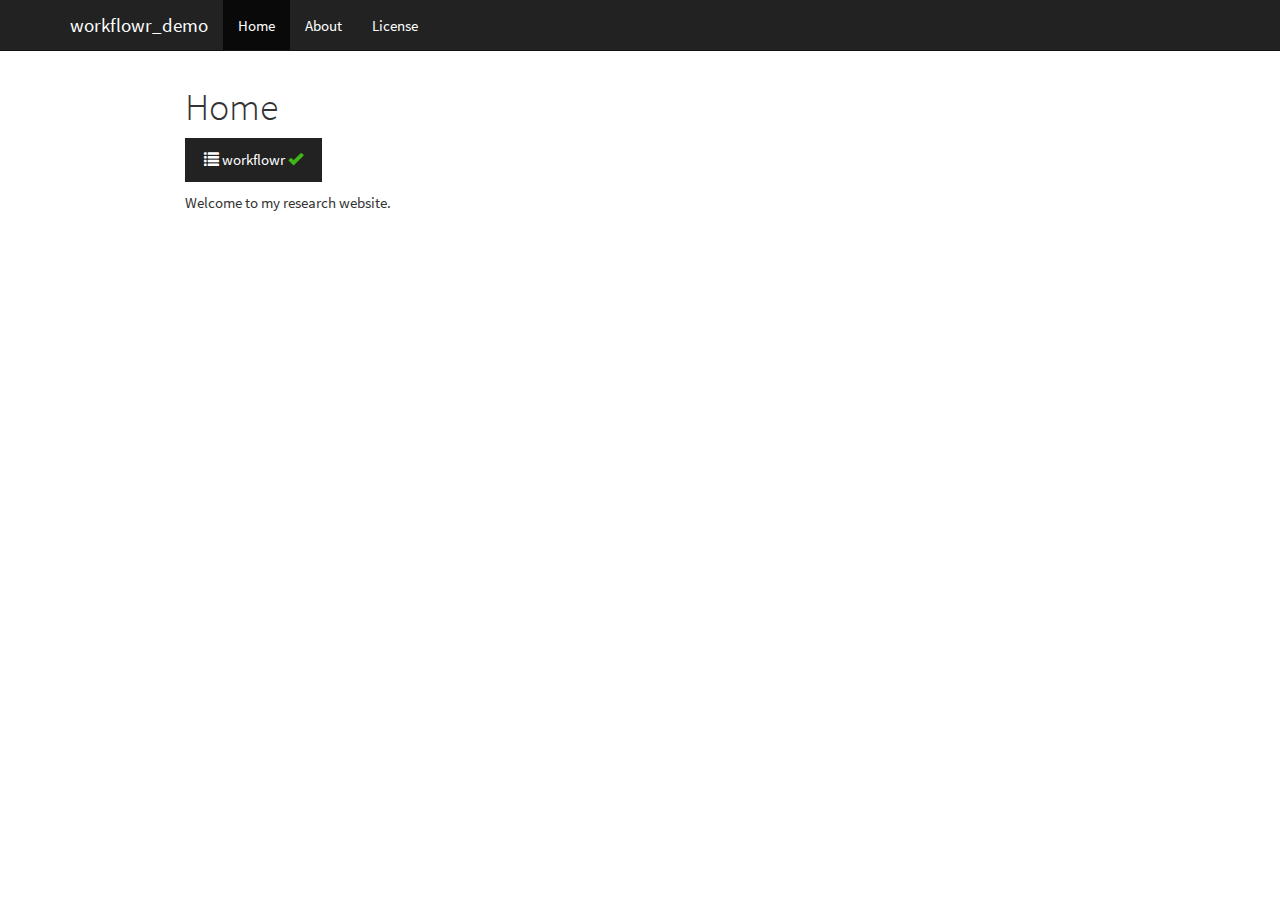
<file: docs/index.html>
<!DOCTYPE html>

<html>

<head>

<meta charset="utf-8" />
<meta name="generator" content="pandoc" />
<meta http-equiv="X-UA-Compatible" content="IE=EDGE" />




<title>Home</title>

<script src="site_libs/header-attrs-2.25/header-attrs.js"></script>
<script src="site_libs/jquery-3.6.0/jquery-3.6.0.min.js"></script>
<meta name="viewport" content="width=device-width, initial-scale=1" />
<link href="site_libs/bootstrap-3.3.5/css/cosmo.min.css" rel="stylesheet" />
<script src="site_libs/bootstrap-3.3.5/js/bootstrap.min.js"></script>
<script src="site_libs/bootstrap-3.3.5/shim/html5shiv.min.js"></script>
<script src="site_libs/bootstrap-3.3.5/shim/respond.min.js"></script>
<style>h1 {font-size: 34px;}
       h1.title {font-size: 38px;}
       h2 {font-size: 30px;}
       h3 {font-size: 24px;}
       h4 {font-size: 18px;}
       h5 {font-size: 16px;}
       h6 {font-size: 12px;}
       code {color: inherit; background-color: rgba(0, 0, 0, 0.04);}
       pre:not([class]) { background-color: white }</style>
<script src="site_libs/navigation-1.1/tabsets.js"></script>
<link href="site_libs/highlightjs-9.12.0/textmate.css" rel="stylesheet" />
<script src="site_libs/highlightjs-9.12.0/highlight.js"></script>

<link rel="icon" href="https://github.com/workflowr/workflowr-assets/raw/main/img/reproducible.png">
<!-- Add a small amount of space between sections. -->
<style type="text/css">
div.section {
  padding-top: 12px;
}
</style>



<style type="text/css">
  code{white-space: pre-wrap;}
  span.smallcaps{font-variant: small-caps;}
  span.underline{text-decoration: underline;}
  div.column{display: inline-block; vertical-align: top; width: 50%;}
  div.hanging-indent{margin-left: 1.5em; text-indent: -1.5em;}
  ul.task-list{list-style: none;}
    </style>

<style type="text/css">code{white-space: pre;}</style>
<script type="text/javascript">
if (window.hljs) {
  hljs.configure({languages: []});
  hljs.initHighlightingOnLoad();
  if (document.readyState && document.readyState === "complete") {
    window.setTimeout(function() { hljs.initHighlighting(); }, 0);
  }
}
</script>









<style type = "text/css">
.main-container {
  max-width: 940px;
  margin-left: auto;
  margin-right: auto;
}
img {
  max-width:100%;
}
.tabbed-pane {
  padding-top: 12px;
}
.html-widget {
  margin-bottom: 20px;
}
button.code-folding-btn:focus {
  outline: none;
}
summary {
  display: list-item;
}
details > summary > p:only-child {
  display: inline;
}
pre code {
  padding: 0;
}
</style>


<style type="text/css">
.dropdown-submenu {
  position: relative;
}
.dropdown-submenu>.dropdown-menu {
  top: 0;
  left: 100%;
  margin-top: -6px;
  margin-left: -1px;
  border-radius: 0 6px 6px 6px;
}
.dropdown-submenu:hover>.dropdown-menu {
  display: block;
}
.dropdown-submenu>a:after {
  display: block;
  content: " ";
  float: right;
  width: 0;
  height: 0;
  border-color: transparent;
  border-style: solid;
  border-width: 5px 0 5px 5px;
  border-left-color: #cccccc;
  margin-top: 5px;
  margin-right: -10px;
}
.dropdown-submenu:hover>a:after {
  border-left-color: #adb5bd;
}
.dropdown-submenu.pull-left {
  float: none;
}
.dropdown-submenu.pull-left>.dropdown-menu {
  left: -100%;
  margin-left: 10px;
  border-radius: 6px 0 6px 6px;
}
</style>

<script type="text/javascript">
// manage active state of menu based on current page
$(document).ready(function () {
  // active menu anchor
  href = window.location.pathname
  href = href.substr(href.lastIndexOf('/') + 1)
  if (href === "")
    href = "index.html";
  var menuAnchor = $('a[href="' + href + '"]');

  // mark the anchor link active (and if it's in a dropdown, also mark that active)
  var dropdown = menuAnchor.closest('li.dropdown');
  if (window.bootstrap) { // Bootstrap 4+
    menuAnchor.addClass('active');
    dropdown.find('> .dropdown-toggle').addClass('active');
  } else { // Bootstrap 3
    menuAnchor.parent().addClass('active');
    dropdown.addClass('active');
  }

  // Navbar adjustments
  var navHeight = $(".navbar").first().height() + 15;
  var style = document.createElement('style');
  var pt = "padding-top: " + navHeight + "px; ";
  var mt = "margin-top: -" + navHeight + "px; ";
  var css = "";
  // offset scroll position for anchor links (for fixed navbar)
  for (var i = 1; i <= 6; i++) {
    css += ".section h" + i + "{ " + pt + mt + "}\n";
  }
  style.innerHTML = "body {" + pt + "padding-bottom: 40px; }\n" + css;
  document.head.appendChild(style);
});
</script>

<!-- tabsets -->

<style type="text/css">
.tabset-dropdown > .nav-tabs {
  display: inline-table;
  max-height: 500px;
  min-height: 44px;
  overflow-y: auto;
  border: 1px solid #ddd;
  border-radius: 4px;
}

.tabset-dropdown > .nav-tabs > li.active:before, .tabset-dropdown > .nav-tabs.nav-tabs-open:before {
  content: "\e259";
  font-family: 'Glyphicons Halflings';
  display: inline-block;
  padding: 10px;
  border-right: 1px solid #ddd;
}

.tabset-dropdown > .nav-tabs.nav-tabs-open > li.active:before {
  content: "\e258";
  font-family: 'Glyphicons Halflings';
  border: none;
}

.tabset-dropdown > .nav-tabs > li.active {
  display: block;
}

.tabset-dropdown > .nav-tabs > li > a,
.tabset-dropdown > .nav-tabs > li > a:focus,
.tabset-dropdown > .nav-tabs > li > a:hover {
  border: none;
  display: inline-block;
  border-radius: 4px;
  background-color: transparent;
}

.tabset-dropdown > .nav-tabs.nav-tabs-open > li {
  display: block;
  float: none;
}

.tabset-dropdown > .nav-tabs > li {
  display: none;
}
</style>

<!-- code folding -->




</head>

<body>


<div class="container-fluid main-container">




<div class="navbar navbar-default  navbar-fixed-top" role="navigation">
  <div class="container">
    <div class="navbar-header">
      <button type="button" class="navbar-toggle collapsed" data-toggle="collapse" data-bs-toggle="collapse" data-target="#navbar" data-bs-target="#navbar">
        <span class="icon-bar"></span>
        <span class="icon-bar"></span>
        <span class="icon-bar"></span>
      </button>
      <a class="navbar-brand" href="index.html">workflowr_demo</a>
    </div>
    <div id="navbar" class="navbar-collapse collapse">
      <ul class="nav navbar-nav">
        <li>
  <a href="index.html">Home</a>
</li>
<li>
  <a href="about.html">About</a>
</li>
<li>
  <a href="license.html">License</a>
</li>
      </ul>
      <ul class="nav navbar-nav navbar-right">
        
      </ul>
    </div><!--/.nav-collapse -->
  </div><!--/.container -->
</div><!--/.navbar -->

<div id="header">



<h1 class="title toc-ignore">Home</h1>

</div>


<p>
<button type="button" class="btn btn-default btn-workflowr btn-workflowr-report" data-toggle="collapse" data-target="#workflowr-report">
<span class="glyphicon glyphicon-list" aria-hidden="true"></span>
workflowr <span class="glyphicon glyphicon-ok text-success"
aria-hidden="true"></span>
</button>
</p>
<div id="workflowr-report" class="collapse">
<ul class="nav nav-tabs">
<li class="active">
<a data-toggle="tab" href="#summary">Summary</a>
</li>
<li>
<a data-toggle="tab" href="#checks"> Checks <span
class="glyphicon glyphicon-ok text-success" aria-hidden="true"></span>
</a>
</li>
<li>
<a data-toggle="tab" href="#versions">Past versions</a>
</li>
</ul>
<div class="tab-content">
<div id="summary" class="tab-pane fade in active">
<p>
<strong>Last updated:</strong> 2024-02-27
</p>
<p>
<strong>Checks:</strong> <span
class="glyphicon glyphicon-ok text-success" aria-hidden="true"></span> 2
<span class="glyphicon glyphicon-exclamation-sign text-danger"
aria-hidden="true"></span> 0
</p>
<p>
<strong>Knit directory:</strong> <code>workflowr_demo/</code> <span
class="glyphicon glyphicon-question-sign" aria-hidden="true"
title="This is the local directory in which the code in this file was executed.">
</span>
</p>
<p>
This reproducible <a href="https://rmarkdown.rstudio.com">R Markdown</a>
analysis was created with <a
  href="https://github.com/workflowr/workflowr">workflowr</a> (version
1.7.1). The <em>Checks</em> tab describes the reproducibility checks
that were applied when the results were created. The <em>Past
versions</em> tab lists the development history.
</p>
<hr>
</div>
<div id="checks" class="tab-pane fade">
<div id="workflowr-checks" class="panel-group">
<div class="panel panel-default">
<div class="panel-heading">
<p class="panel-title">
<a data-toggle="collapse" data-parent="#workflowr-checks" href="#strongRMarkdownfilestronguptodate">
<span class="glyphicon glyphicon-ok text-success"
aria-hidden="true"></span> <strong>R Markdown file:</strong> up-to-date
</a>
</p>
</div>
<div id="strongRMarkdownfilestronguptodate"
class="panel-collapse collapse">
<div class="panel-body">
<p>Great! Since the R Markdown file has been committed to the Git
repository, you know the exact version of the code that produced these
results.</p>
</div>
</div>
</div>
<div class="panel panel-default">
<div class="panel-heading">
<p class="panel-title">
<a data-toggle="collapse" data-parent="#workflowr-checks" href="#strongRepositoryversionstrongahrefhttpsgithubcomjaxmaddixmyprojecttree7b0b8c28294803f007222c154ba5827074d1c51btargetblank7b0b8c2a">
<span class="glyphicon glyphicon-ok text-success"
aria-hidden="true"></span> <strong>Repository version:</strong>
<a href="https://github.com/jaxmaddix/myproject/tree/7b0b8c28294803f007222c154ba5827074d1c51b" target="_blank">7b0b8c2</a>
</a>
</p>
</div>
<div
id="strongRepositoryversionstrongahrefhttpsgithubcomjaxmaddixmyprojecttree7b0b8c28294803f007222c154ba5827074d1c51btargetblank7b0b8c2a"
class="panel-collapse collapse">
<div class="panel-body">
<p>
Great! You are using Git for version control. Tracking code development
and connecting the code version to the results is critical for
reproducibility.
</p>
<p>
The results in this page were generated with repository version
<a href="https://github.com/jaxmaddix/myproject/tree/7b0b8c28294803f007222c154ba5827074d1c51b" target="_blank">7b0b8c2</a>.
See the <em>Past versions</em> tab to see a history of the changes made
to the R Markdown and HTML files.
</p>
<p>
Note that you need to be careful to ensure that all relevant files for
the analysis have been committed to Git prior to generating the results
(you can use <code>wflow_publish</code> or
<code>wflow_git_commit</code>). workflowr only checks the R Markdown
file, but you know if there are other scripts or data files that it
depends on. Below is the status of the Git repository when the results
were generated:
</p>
<pre><code>
Ignored files:
    Ignored:    .Rhistory
    Ignored:    .Rproj.user/

</code></pre>
<p>
Note that any generated files, e.g. HTML, png, CSS, etc., are not
included in this status report because it is ok for generated content to
have uncommitted changes.
</p>
</div>
</div>
</div>
</div>
<hr>
</div>
<div id="versions" class="tab-pane fade">

<p>
These are the previous versions of the repository in which changes were
made to the R Markdown (<code>analysis/index.Rmd</code>) and HTML
(<code>docs/index.html</code>) files. If you’ve configured a remote Git
repository (see <code>?wflow_git_remote</code>), click on the hyperlinks
in the table below to view the files as they were in that past version.
</p>
<div class="table-responsive">
<table class="table table-condensed table-hover">
<thead>
<tr>
<th>
File
</th>
<th>
Version
</th>
<th>
Author
</th>
<th>
Date
</th>
<th>
Message
</th>
</tr>
</thead>
<tbody>
<tr>
<td>
Rmd
</td>
<td>
<a href="https://github.com/jaxmaddix/myproject/blob/40520c61293d34f7c4683f6c898cf3c070f6a521/analysis/index.Rmd" target="_blank">40520c6</a>
</td>
<td>
Jaxson Freund
</td>
<td>
2024-02-20
</td>
<td>
Start workflowr project.
</td>
</tr>
</tbody>
</table>
</div>
<hr>
</div>
</div>
</div>
<p>Welcome to my research website.</p>


<!-- Adjust MathJax settings so that all math formulae are shown using
TeX fonts only; see
https://docs.mathjax.org/en/latest/web/configuration.html. This will make
the presentation more consistent at the cost of the webpage sometimes
taking slightly longer to load. Note that this only works because the
footer is added to webpages before the MathJax javascript. -->
<script type="text/x-mathjax-config">
  MathJax.Hub.Config({
    "HTML-CSS": { availableFonts: ["TeX"] }
  });
</script>





</div>

<script>

// add bootstrap table styles to pandoc tables
function bootstrapStylePandocTables() {
  $('tr.odd').parent('tbody').parent('table').addClass('table table-condensed');
}
$(document).ready(function () {
  bootstrapStylePandocTables();
});


</script>

<!-- tabsets -->

<script>
$(document).ready(function () {
  window.buildTabsets("TOC");
});

$(document).ready(function () {
  $('.tabset-dropdown > .nav-tabs > li').click(function () {
    $(this).parent().toggleClass('nav-tabs-open');
  });
});
</script>

<!-- code folding -->


<!-- dynamically load mathjax for compatibility with self-contained -->
<script>
  (function () {
    var script = document.createElement("script");
    script.type = "text/javascript";
    script.src  = "https://mathjax.rstudio.com/latest/MathJax.js?config=TeX-AMS-MML_HTMLorMML";
    document.getElementsByTagName("head")[0].appendChild(script);
  })();
</script>

</body>
</html>
</file>
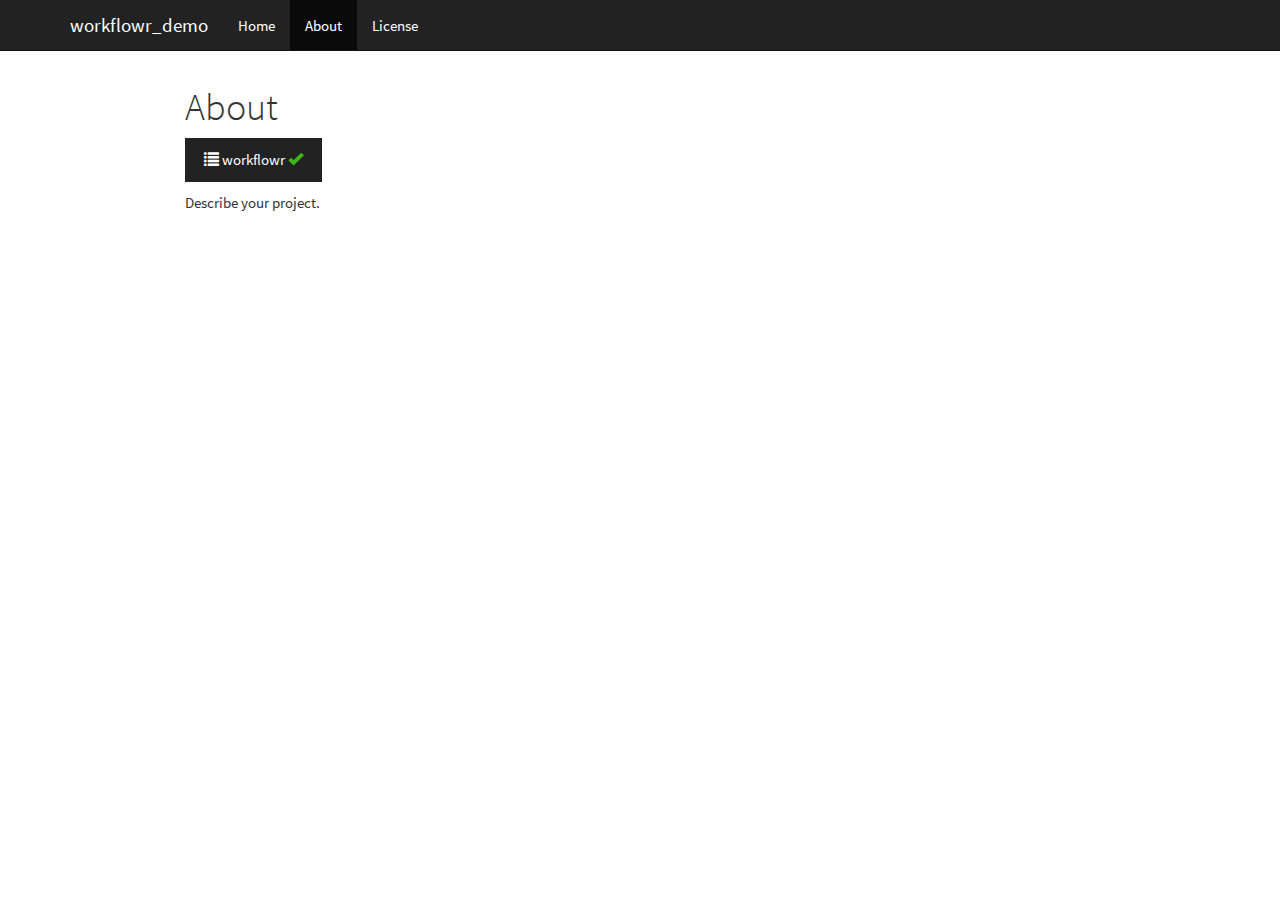
<file: docs/about.html>
<!DOCTYPE html>

<html>

<head>

<meta charset="utf-8" />
<meta name="generator" content="pandoc" />
<meta http-equiv="X-UA-Compatible" content="IE=EDGE" />




<title>About</title>

<script src="site_libs/header-attrs-2.25/header-attrs.js"></script>
<script src="site_libs/jquery-3.6.0/jquery-3.6.0.min.js"></script>
<meta name="viewport" content="width=device-width, initial-scale=1" />
<link href="site_libs/bootstrap-3.3.5/css/cosmo.min.css" rel="stylesheet" />
<script src="site_libs/bootstrap-3.3.5/js/bootstrap.min.js"></script>
<script src="site_libs/bootstrap-3.3.5/shim/html5shiv.min.js"></script>
<script src="site_libs/bootstrap-3.3.5/shim/respond.min.js"></script>
<style>h1 {font-size: 34px;}
       h1.title {font-size: 38px;}
       h2 {font-size: 30px;}
       h3 {font-size: 24px;}
       h4 {font-size: 18px;}
       h5 {font-size: 16px;}
       h6 {font-size: 12px;}
       code {color: inherit; background-color: rgba(0, 0, 0, 0.04);}
       pre:not([class]) { background-color: white }</style>
<script src="site_libs/navigation-1.1/tabsets.js"></script>
<link href="site_libs/highlightjs-9.12.0/textmate.css" rel="stylesheet" />
<script src="site_libs/highlightjs-9.12.0/highlight.js"></script>

<link rel="icon" href="https://github.com/workflowr/workflowr-assets/raw/main/img/reproducible.png">
<!-- Add a small amount of space between sections. -->
<style type="text/css">
div.section {
  padding-top: 12px;
}
</style>



<style type="text/css">
  code{white-space: pre-wrap;}
  span.smallcaps{font-variant: small-caps;}
  span.underline{text-decoration: underline;}
  div.column{display: inline-block; vertical-align: top; width: 50%;}
  div.hanging-indent{margin-left: 1.5em; text-indent: -1.5em;}
  ul.task-list{list-style: none;}
    </style>

<style type="text/css">code{white-space: pre;}</style>
<script type="text/javascript">
if (window.hljs) {
  hljs.configure({languages: []});
  hljs.initHighlightingOnLoad();
  if (document.readyState && document.readyState === "complete") {
    window.setTimeout(function() { hljs.initHighlighting(); }, 0);
  }
}
</script>









<style type = "text/css">
.main-container {
  max-width: 940px;
  margin-left: auto;
  margin-right: auto;
}
img {
  max-width:100%;
}
.tabbed-pane {
  padding-top: 12px;
}
.html-widget {
  margin-bottom: 20px;
}
button.code-folding-btn:focus {
  outline: none;
}
summary {
  display: list-item;
}
details > summary > p:only-child {
  display: inline;
}
pre code {
  padding: 0;
}
</style>


<style type="text/css">
.dropdown-submenu {
  position: relative;
}
.dropdown-submenu>.dropdown-menu {
  top: 0;
  left: 100%;
  margin-top: -6px;
  margin-left: -1px;
  border-radius: 0 6px 6px 6px;
}
.dropdown-submenu:hover>.dropdown-menu {
  display: block;
}
.dropdown-submenu>a:after {
  display: block;
  content: " ";
  float: right;
  width: 0;
  height: 0;
  border-color: transparent;
  border-style: solid;
  border-width: 5px 0 5px 5px;
  border-left-color: #cccccc;
  margin-top: 5px;
  margin-right: -10px;
}
.dropdown-submenu:hover>a:after {
  border-left-color: #adb5bd;
}
.dropdown-submenu.pull-left {
  float: none;
}
.dropdown-submenu.pull-left>.dropdown-menu {
  left: -100%;
  margin-left: 10px;
  border-radius: 6px 0 6px 6px;
}
</style>

<script type="text/javascript">
// manage active state of menu based on current page
$(document).ready(function () {
  // active menu anchor
  href = window.location.pathname
  href = href.substr(href.lastIndexOf('/') + 1)
  if (href === "")
    href = "index.html";
  var menuAnchor = $('a[href="' + href + '"]');

  // mark the anchor link active (and if it's in a dropdown, also mark that active)
  var dropdown = menuAnchor.closest('li.dropdown');
  if (window.bootstrap) { // Bootstrap 4+
    menuAnchor.addClass('active');
    dropdown.find('> .dropdown-toggle').addClass('active');
  } else { // Bootstrap 3
    menuAnchor.parent().addClass('active');
    dropdown.addClass('active');
  }

  // Navbar adjustments
  var navHeight = $(".navbar").first().height() + 15;
  var style = document.createElement('style');
  var pt = "padding-top: " + navHeight + "px; ";
  var mt = "margin-top: -" + navHeight + "px; ";
  var css = "";
  // offset scroll position for anchor links (for fixed navbar)
  for (var i = 1; i <= 6; i++) {
    css += ".section h" + i + "{ " + pt + mt + "}\n";
  }
  style.innerHTML = "body {" + pt + "padding-bottom: 40px; }\n" + css;
  document.head.appendChild(style);
});
</script>

<!-- tabsets -->

<style type="text/css">
.tabset-dropdown > .nav-tabs {
  display: inline-table;
  max-height: 500px;
  min-height: 44px;
  overflow-y: auto;
  border: 1px solid #ddd;
  border-radius: 4px;
}

.tabset-dropdown > .nav-tabs > li.active:before, .tabset-dropdown > .nav-tabs.nav-tabs-open:before {
  content: "\e259";
  font-family: 'Glyphicons Halflings';
  display: inline-block;
  padding: 10px;
  border-right: 1px solid #ddd;
}

.tabset-dropdown > .nav-tabs.nav-tabs-open > li.active:before {
  content: "\e258";
  font-family: 'Glyphicons Halflings';
  border: none;
}

.tabset-dropdown > .nav-tabs > li.active {
  display: block;
}

.tabset-dropdown > .nav-tabs > li > a,
.tabset-dropdown > .nav-tabs > li > a:focus,
.tabset-dropdown > .nav-tabs > li > a:hover {
  border: none;
  display: inline-block;
  border-radius: 4px;
  background-color: transparent;
}

.tabset-dropdown > .nav-tabs.nav-tabs-open > li {
  display: block;
  float: none;
}

.tabset-dropdown > .nav-tabs > li {
  display: none;
}
</style>

<!-- code folding -->




</head>

<body>


<div class="container-fluid main-container">




<div class="navbar navbar-default  navbar-fixed-top" role="navigation">
  <div class="container">
    <div class="navbar-header">
      <button type="button" class="navbar-toggle collapsed" data-toggle="collapse" data-bs-toggle="collapse" data-target="#navbar" data-bs-target="#navbar">
        <span class="icon-bar"></span>
        <span class="icon-bar"></span>
        <span class="icon-bar"></span>
      </button>
      <a class="navbar-brand" href="index.html">workflowr_demo</a>
    </div>
    <div id="navbar" class="navbar-collapse collapse">
      <ul class="nav navbar-nav">
        <li>
  <a href="index.html">Home</a>
</li>
<li>
  <a href="about.html">About</a>
</li>
<li>
  <a href="license.html">License</a>
</li>
      </ul>
      <ul class="nav navbar-nav navbar-right">
        
      </ul>
    </div><!--/.nav-collapse -->
  </div><!--/.container -->
</div><!--/.navbar -->

<div id="header">



<h1 class="title toc-ignore">About</h1>

</div>


<p>
<button type="button" class="btn btn-default btn-workflowr btn-workflowr-report" data-toggle="collapse" data-target="#workflowr-report">
<span class="glyphicon glyphicon-list" aria-hidden="true"></span>
workflowr <span class="glyphicon glyphicon-ok text-success"
aria-hidden="true"></span>
</button>
</p>
<div id="workflowr-report" class="collapse">
<ul class="nav nav-tabs">
<li class="active">
<a data-toggle="tab" href="#summary">Summary</a>
</li>
<li>
<a data-toggle="tab" href="#checks"> Checks <span
class="glyphicon glyphicon-ok text-success" aria-hidden="true"></span>
</a>
</li>
<li>
<a data-toggle="tab" href="#versions">Past versions</a>
</li>
</ul>
<div class="tab-content">
<div id="summary" class="tab-pane fade in active">
<p>
<strong>Last updated:</strong> 2024-02-27
</p>
<p>
<strong>Checks:</strong> <span
class="glyphicon glyphicon-ok text-success" aria-hidden="true"></span> 2
<span class="glyphicon glyphicon-exclamation-sign text-danger"
aria-hidden="true"></span> 0
</p>
<p>
<strong>Knit directory:</strong> <code>workflowr_demo/</code> <span
class="glyphicon glyphicon-question-sign" aria-hidden="true"
title="This is the local directory in which the code in this file was executed.">
</span>
</p>
<p>
This reproducible <a href="https://rmarkdown.rstudio.com">R Markdown</a>
analysis was created with <a
  href="https://github.com/workflowr/workflowr">workflowr</a> (version
1.7.1). The <em>Checks</em> tab describes the reproducibility checks
that were applied when the results were created. The <em>Past
versions</em> tab lists the development history.
</p>
<hr>
</div>
<div id="checks" class="tab-pane fade">
<div id="workflowr-checks" class="panel-group">
<div class="panel panel-default">
<div class="panel-heading">
<p class="panel-title">
<a data-toggle="collapse" data-parent="#workflowr-checks" href="#strongRMarkdownfilestronguptodate">
<span class="glyphicon glyphicon-ok text-success"
aria-hidden="true"></span> <strong>R Markdown file:</strong> up-to-date
</a>
</p>
</div>
<div id="strongRMarkdownfilestronguptodate"
class="panel-collapse collapse">
<div class="panel-body">
<p>Great! Since the R Markdown file has been committed to the Git
repository, you know the exact version of the code that produced these
results.</p>
</div>
</div>
</div>
<div class="panel panel-default">
<div class="panel-heading">
<p class="panel-title">
<a data-toggle="collapse" data-parent="#workflowr-checks" href="#strongRepositoryversionstrongahrefhttpsgithubcomjaxmaddixmyprojecttree7b0b8c28294803f007222c154ba5827074d1c51btargetblank7b0b8c2a">
<span class="glyphicon glyphicon-ok text-success"
aria-hidden="true"></span> <strong>Repository version:</strong>
<a href="https://github.com/jaxmaddix/myproject/tree/7b0b8c28294803f007222c154ba5827074d1c51b" target="_blank">7b0b8c2</a>
</a>
</p>
</div>
<div
id="strongRepositoryversionstrongahrefhttpsgithubcomjaxmaddixmyprojecttree7b0b8c28294803f007222c154ba5827074d1c51btargetblank7b0b8c2a"
class="panel-collapse collapse">
<div class="panel-body">
<p>
Great! You are using Git for version control. Tracking code development
and connecting the code version to the results is critical for
reproducibility.
</p>
<p>
The results in this page were generated with repository version
<a href="https://github.com/jaxmaddix/myproject/tree/7b0b8c28294803f007222c154ba5827074d1c51b" target="_blank">7b0b8c2</a>.
See the <em>Past versions</em> tab to see a history of the changes made
to the R Markdown and HTML files.
</p>
<p>
Note that you need to be careful to ensure that all relevant files for
the analysis have been committed to Git prior to generating the results
(you can use <code>wflow_publish</code> or
<code>wflow_git_commit</code>). workflowr only checks the R Markdown
file, but you know if there are other scripts or data files that it
depends on. Below is the status of the Git repository when the results
were generated:
</p>
<pre><code>
Ignored files:
    Ignored:    .Rhistory
    Ignored:    .Rproj.user/

</code></pre>
<p>
Note that any generated files, e.g. HTML, png, CSS, etc., are not
included in this status report because it is ok for generated content to
have uncommitted changes.
</p>
</div>
</div>
</div>
</div>
<hr>
</div>
<div id="versions" class="tab-pane fade">

<p>
These are the previous versions of the repository in which changes were
made to the R Markdown (<code>analysis/about.Rmd</code>) and HTML
(<code>docs/about.html</code>) files. If you’ve configured a remote Git
repository (see <code>?wflow_git_remote</code>), click on the hyperlinks
in the table below to view the files as they were in that past version.
</p>
<div class="table-responsive">
<table class="table table-condensed table-hover">
<thead>
<tr>
<th>
File
</th>
<th>
Version
</th>
<th>
Author
</th>
<th>
Date
</th>
<th>
Message
</th>
</tr>
</thead>
<tbody>
<tr>
<td>
Rmd
</td>
<td>
<a href="https://github.com/jaxmaddix/myproject/blob/40520c61293d34f7c4683f6c898cf3c070f6a521/analysis/about.Rmd" target="_blank">40520c6</a>
</td>
<td>
Jaxson Freund
</td>
<td>
2024-02-20
</td>
<td>
Start workflowr project.
</td>
</tr>
</tbody>
</table>
</div>
<hr>
</div>
</div>
</div>
<p>Describe your project.</p>


<!-- Adjust MathJax settings so that all math formulae are shown using
TeX fonts only; see
https://docs.mathjax.org/en/latest/web/configuration.html. This will make
the presentation more consistent at the cost of the webpage sometimes
taking slightly longer to load. Note that this only works because the
footer is added to webpages before the MathJax javascript. -->
<script type="text/x-mathjax-config">
  MathJax.Hub.Config({
    "HTML-CSS": { availableFonts: ["TeX"] }
  });
</script>





</div>

<script>

// add bootstrap table styles to pandoc tables
function bootstrapStylePandocTables() {
  $('tr.odd').parent('tbody').parent('table').addClass('table table-condensed');
}
$(document).ready(function () {
  bootstrapStylePandocTables();
});


</script>

<!-- tabsets -->

<script>
$(document).ready(function () {
  window.buildTabsets("TOC");
});

$(document).ready(function () {
  $('.tabset-dropdown > .nav-tabs > li').click(function () {
    $(this).parent().toggleClass('nav-tabs-open');
  });
});
</script>

<!-- code folding -->


<!-- dynamically load mathjax for compatibility with self-contained -->
<script>
  (function () {
    var script = document.createElement("script");
    script.type = "text/javascript";
    script.src  = "https://mathjax.rstudio.com/latest/MathJax.js?config=TeX-AMS-MML_HTMLorMML";
    document.getElementsByTagName("head")[0].appendChild(script);
  })();
</script>

</body>
</html>
</file>
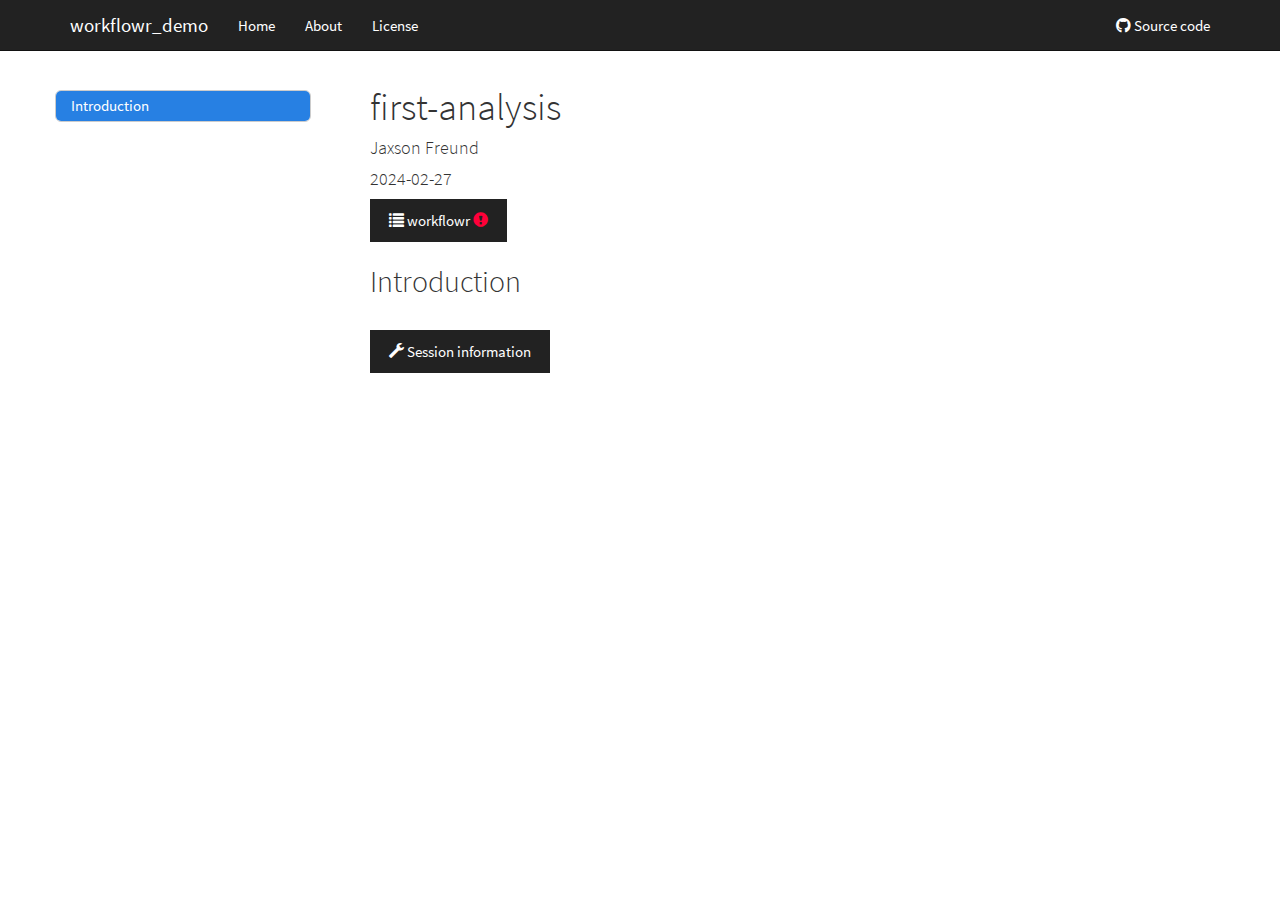
<file: docs/first-analysis.html>
<!DOCTYPE html>

<html>

<head>

<meta charset="utf-8" />
<meta name="generator" content="pandoc" />
<meta http-equiv="X-UA-Compatible" content="IE=EDGE" />


<meta name="author" content="Jaxson Freund" />

<meta name="date" content="2024-02-27" />

<title>first-analysis</title>

<script src="site_libs/header-attrs-2.25/header-attrs.js"></script>
<script src="site_libs/jquery-3.6.0/jquery-3.6.0.min.js"></script>
<meta name="viewport" content="width=device-width, initial-scale=1" />
<link href="site_libs/bootstrap-3.3.5/css/cosmo.min.css" rel="stylesheet" />
<script src="site_libs/bootstrap-3.3.5/js/bootstrap.min.js"></script>
<script src="site_libs/bootstrap-3.3.5/shim/html5shiv.min.js"></script>
<script src="site_libs/bootstrap-3.3.5/shim/respond.min.js"></script>
<style>h1 {font-size: 34px;}
       h1.title {font-size: 38px;}
       h2 {font-size: 30px;}
       h3 {font-size: 24px;}
       h4 {font-size: 18px;}
       h5 {font-size: 16px;}
       h6 {font-size: 12px;}
       code {color: inherit; background-color: rgba(0, 0, 0, 0.04);}
       pre:not([class]) { background-color: white }</style>
<script src="site_libs/jqueryui-1.13.2/jquery-ui.min.js"></script>
<link href="site_libs/tocify-1.9.1/jquery.tocify.css" rel="stylesheet" />
<script src="site_libs/tocify-1.9.1/jquery.tocify.js"></script>
<script src="site_libs/navigation-1.1/tabsets.js"></script>
<link href="site_libs/highlightjs-9.12.0/textmate.css" rel="stylesheet" />
<script src="site_libs/highlightjs-9.12.0/highlight.js"></script>
<link href="site_libs/font-awesome-6.4.2/css/all.min.css" rel="stylesheet" />
<link href="site_libs/font-awesome-6.4.2/css/v4-shims.min.css" rel="stylesheet" />

<link rel="icon" href="https://github.com/workflowr/workflowr-assets/raw/main/img/reproducible.png">
<!-- Add a small amount of space between sections. -->
<style type="text/css">
div.section {
  padding-top: 12px;
}
</style>



<style type="text/css">
  code{white-space: pre-wrap;}
  span.smallcaps{font-variant: small-caps;}
  span.underline{text-decoration: underline;}
  div.column{display: inline-block; vertical-align: top; width: 50%;}
  div.hanging-indent{margin-left: 1.5em; text-indent: -1.5em;}
  ul.task-list{list-style: none;}
    </style>

<style type="text/css">code{white-space: pre;}</style>
<script type="text/javascript">
if (window.hljs) {
  hljs.configure({languages: []});
  hljs.initHighlightingOnLoad();
  if (document.readyState && document.readyState === "complete") {
    window.setTimeout(function() { hljs.initHighlighting(); }, 0);
  }
}
</script>









<style type = "text/css">
.main-container {
  max-width: 940px;
  margin-left: auto;
  margin-right: auto;
}
img {
  max-width:100%;
}
.tabbed-pane {
  padding-top: 12px;
}
.html-widget {
  margin-bottom: 20px;
}
button.code-folding-btn:focus {
  outline: none;
}
summary {
  display: list-item;
}
details > summary > p:only-child {
  display: inline;
}
pre code {
  padding: 0;
}
</style>


<style type="text/css">
.dropdown-submenu {
  position: relative;
}
.dropdown-submenu>.dropdown-menu {
  top: 0;
  left: 100%;
  margin-top: -6px;
  margin-left: -1px;
  border-radius: 0 6px 6px 6px;
}
.dropdown-submenu:hover>.dropdown-menu {
  display: block;
}
.dropdown-submenu>a:after {
  display: block;
  content: " ";
  float: right;
  width: 0;
  height: 0;
  border-color: transparent;
  border-style: solid;
  border-width: 5px 0 5px 5px;
  border-left-color: #cccccc;
  margin-top: 5px;
  margin-right: -10px;
}
.dropdown-submenu:hover>a:after {
  border-left-color: #adb5bd;
}
.dropdown-submenu.pull-left {
  float: none;
}
.dropdown-submenu.pull-left>.dropdown-menu {
  left: -100%;
  margin-left: 10px;
  border-radius: 6px 0 6px 6px;
}
</style>

<script type="text/javascript">
// manage active state of menu based on current page
$(document).ready(function () {
  // active menu anchor
  href = window.location.pathname
  href = href.substr(href.lastIndexOf('/') + 1)
  if (href === "")
    href = "index.html";
  var menuAnchor = $('a[href="' + href + '"]');

  // mark the anchor link active (and if it's in a dropdown, also mark that active)
  var dropdown = menuAnchor.closest('li.dropdown');
  if (window.bootstrap) { // Bootstrap 4+
    menuAnchor.addClass('active');
    dropdown.find('> .dropdown-toggle').addClass('active');
  } else { // Bootstrap 3
    menuAnchor.parent().addClass('active');
    dropdown.addClass('active');
  }

  // Navbar adjustments
  var navHeight = $(".navbar").first().height() + 15;
  var style = document.createElement('style');
  var pt = "padding-top: " + navHeight + "px; ";
  var mt = "margin-top: -" + navHeight + "px; ";
  var css = "";
  // offset scroll position for anchor links (for fixed navbar)
  for (var i = 1; i <= 6; i++) {
    css += ".section h" + i + "{ " + pt + mt + "}\n";
  }
  style.innerHTML = "body {" + pt + "padding-bottom: 40px; }\n" + css;
  document.head.appendChild(style);
});
</script>

<!-- tabsets -->

<style type="text/css">
.tabset-dropdown > .nav-tabs {
  display: inline-table;
  max-height: 500px;
  min-height: 44px;
  overflow-y: auto;
  border: 1px solid #ddd;
  border-radius: 4px;
}

.tabset-dropdown > .nav-tabs > li.active:before, .tabset-dropdown > .nav-tabs.nav-tabs-open:before {
  content: "\e259";
  font-family: 'Glyphicons Halflings';
  display: inline-block;
  padding: 10px;
  border-right: 1px solid #ddd;
}

.tabset-dropdown > .nav-tabs.nav-tabs-open > li.active:before {
  content: "\e258";
  font-family: 'Glyphicons Halflings';
  border: none;
}

.tabset-dropdown > .nav-tabs > li.active {
  display: block;
}

.tabset-dropdown > .nav-tabs > li > a,
.tabset-dropdown > .nav-tabs > li > a:focus,
.tabset-dropdown > .nav-tabs > li > a:hover {
  border: none;
  display: inline-block;
  border-radius: 4px;
  background-color: transparent;
}

.tabset-dropdown > .nav-tabs.nav-tabs-open > li {
  display: block;
  float: none;
}

.tabset-dropdown > .nav-tabs > li {
  display: none;
}
</style>

<!-- code folding -->



<style type="text/css">

#TOC {
  margin: 25px 0px 20px 0px;
}
@media (max-width: 768px) {
#TOC {
  position: relative;
  width: 100%;
}
}

@media print {
.toc-content {
  /* see https://github.com/w3c/csswg-drafts/issues/4434 */
  float: right;
}
}

.toc-content {
  padding-left: 30px;
  padding-right: 40px;
}

div.main-container {
  max-width: 1200px;
}

div.tocify {
  width: 20%;
  max-width: 260px;
  max-height: 85%;
}

@media (min-width: 768px) and (max-width: 991px) {
  div.tocify {
    width: 25%;
  }
}

@media (max-width: 767px) {
  div.tocify {
    width: 100%;
    max-width: none;
  }
}

.tocify ul, .tocify li {
  line-height: 20px;
}

.tocify-subheader .tocify-item {
  font-size: 0.90em;
}

.tocify .list-group-item {
  border-radius: 0px;
}


</style>



</head>

<body>


<div class="container-fluid main-container">


<!-- setup 3col/9col grid for toc_float and main content  -->
<div class="row">
<div class="col-xs-12 col-sm-4 col-md-3">
<div id="TOC" class="tocify">
</div>
</div>

<div class="toc-content col-xs-12 col-sm-8 col-md-9">




<div class="navbar navbar-default  navbar-fixed-top" role="navigation">
  <div class="container">
    <div class="navbar-header">
      <button type="button" class="navbar-toggle collapsed" data-toggle="collapse" data-bs-toggle="collapse" data-target="#navbar" data-bs-target="#navbar">
        <span class="icon-bar"></span>
        <span class="icon-bar"></span>
        <span class="icon-bar"></span>
      </button>
      <a class="navbar-brand" href="index.html">workflowr_demo</a>
    </div>
    <div id="navbar" class="navbar-collapse collapse">
      <ul class="nav navbar-nav">
        <li>
  <a href="index.html">Home</a>
</li>
<li>
  <a href="about.html">About</a>
</li>
<li>
  <a href="license.html">License</a>
</li>
      </ul>
      <ul class="nav navbar-nav navbar-right">
        <li>
  <a href="https://github.com/jaxmaddix/myproject">
    <span class="fab fa-github"></span>
     
    Source code
  </a>
</li>
      </ul>
    </div><!--/.nav-collapse -->
  </div><!--/.container -->
</div><!--/.navbar -->

<div id="header">



<h1 class="title toc-ignore">first-analysis</h1>
<h4 class="author">Jaxson Freund</h4>
<h4 class="date">2024-02-27</h4>

</div>


<p>
<button type="button" class="btn btn-default btn-workflowr btn-workflowr-report" data-toggle="collapse" data-target="#workflowr-report">
<span class="glyphicon glyphicon-list" aria-hidden="true"></span>
workflowr <span class="glyphicon glyphicon-exclamation-sign text-danger"
aria-hidden="true"></span>
</button>
</p>
<div id="workflowr-report" class="collapse">
<ul class="nav nav-tabs">
<li class="active">
<a data-toggle="tab" href="#summary">Summary</a>
</li>
<li>
<a data-toggle="tab" href="#checks"> Checks <span
class="glyphicon glyphicon-exclamation-sign text-danger"
aria-hidden="true"></span> </a>
</li>
<li>
<a data-toggle="tab" href="#versions">Past versions</a>
</li>
</ul>
<div class="tab-content">
<div id="summary" class="tab-pane fade in active">
<p>
<strong>Last updated:</strong> 2024-02-27
</p>
<p>
<strong>Checks:</strong> <span
class="glyphicon glyphicon-ok text-success" aria-hidden="true"></span> 6
<span class="glyphicon glyphicon-exclamation-sign text-danger"
aria-hidden="true"></span> 1
</p>
<p>
<strong>Knit directory:</strong> <code>workflowr_demo/</code> <span
class="glyphicon glyphicon-question-sign" aria-hidden="true"
title="This is the local directory in which the code in this file was executed.">
</span>
</p>
<p>
This reproducible <a href="https://rmarkdown.rstudio.com">R Markdown</a>
analysis was created with <a
  href="https://github.com/workflowr/workflowr">workflowr</a> (version
1.7.1). The <em>Checks</em> tab describes the reproducibility checks
that were applied when the results were created. The <em>Past
versions</em> tab lists the development history.
</p>
<hr>
</div>
<div id="checks" class="tab-pane fade">
<div id="workflowr-checks" class="panel-group">
<div class="panel panel-default">
<div class="panel-heading">
<p class="panel-title">
<a data-toggle="collapse" data-parent="#workflowr-checks" href="#strongRMarkdownfilestronguncommittedchanges">
<span class="glyphicon glyphicon-exclamation-sign text-danger"
aria-hidden="true"></span> <strong>R Markdown file:</strong> uncommitted
changes </a>
</p>
</div>
<div id="strongRMarkdownfilestronguncommittedchanges"
class="panel-collapse collapse">
<div class="panel-body">
<p>The R Markdown is untracked by Git. To know which version of the R
Markdown file created these results, you’ll want to first commit it to
the Git repo. If you’re still working on the analysis, you can ignore
this warning. When you’re finished, you can run
<code>wflow_publish</code> to commit the R Markdown file and build the
HTML.</p>
</div>
</div>
</div>
<div class="panel panel-default">
<div class="panel-heading">
<p class="panel-title">
<a data-toggle="collapse" data-parent="#workflowr-checks" href="#strongEnvironmentstrongempty">
<span class="glyphicon glyphicon-ok text-success"
aria-hidden="true"></span> <strong>Environment:</strong> empty </a>
</p>
</div>
<div id="strongEnvironmentstrongempty" class="panel-collapse collapse">
<div class="panel-body">
<p>Great job! The global environment was empty. Objects defined in the
global environment can affect the analysis in your R Markdown file in
unknown ways. For reproduciblity it’s best to always run the code in an
empty environment.</p>
</div>
</div>
</div>
<div class="panel panel-default">
<div class="panel-heading">
<p class="panel-title">
<a data-toggle="collapse" data-parent="#workflowr-checks" href="#strongSeedstrongcodesetseed20240220code">
<span class="glyphicon glyphicon-ok text-success"
aria-hidden="true"></span> <strong>Seed:</strong>
<code>set.seed(20240220)</code> </a>
</p>
</div>
<div id="strongSeedstrongcodesetseed20240220code"
class="panel-collapse collapse">
<div class="panel-body">
<p>The command <code>set.seed(20240220)</code> was run prior to running
the code in the R Markdown file. Setting a seed ensures that any results
that rely on randomness, e.g. subsampling or permutations, are
reproducible.</p>
</div>
</div>
</div>
<div class="panel panel-default">
<div class="panel-heading">
<p class="panel-title">
<a data-toggle="collapse" data-parent="#workflowr-checks" href="#strongSessioninformationstrongrecorded">
<span class="glyphicon glyphicon-ok text-success"
aria-hidden="true"></span> <strong>Session information:</strong>
recorded </a>
</p>
</div>
<div id="strongSessioninformationstrongrecorded"
class="panel-collapse collapse">
<div class="panel-body">
<p>Great job! Recording the operating system, R version, and package
versions is critical for reproducibility.</p>
</div>
</div>
</div>
<div class="panel panel-default">
<div class="panel-heading">
<p class="panel-title">
<a data-toggle="collapse" data-parent="#workflowr-checks" href="#strongCachestrongnone">
<span class="glyphicon glyphicon-ok text-success"
aria-hidden="true"></span> <strong>Cache:</strong> none </a>
</p>
</div>
<div id="strongCachestrongnone" class="panel-collapse collapse">
<div class="panel-body">
<p>Nice! There were no cached chunks for this analysis, so you can be
confident that you successfully produced the results during this
run.</p>
</div>
</div>
</div>
<div class="panel panel-default">
<div class="panel-heading">
<p class="panel-title">
<a data-toggle="collapse" data-parent="#workflowr-checks" href="#strongFilepathsstrongrelative">
<span class="glyphicon glyphicon-ok text-success"
aria-hidden="true"></span> <strong>File paths:</strong> relative </a>
</p>
</div>
<div id="strongFilepathsstrongrelative" class="panel-collapse collapse">
<div class="panel-body">
<p>Great job! Using relative paths to the files within your workflowr
project makes it easier to run your code on other machines.</p>
</div>
</div>
</div>
<div class="panel panel-default">
<div class="panel-heading">
<p class="panel-title">
<a data-toggle="collapse" data-parent="#workflowr-checks" href="#strongRepositoryversionstrongahrefhttpsgithubcomjaxmaddixmyprojecttree49c437589c5e831fbd890f1ea4917429fe4f9654targetblank49c4375a">
<span class="glyphicon glyphicon-ok text-success"
aria-hidden="true"></span> <strong>Repository version:</strong>
<a href="https://github.com/jaxmaddix/myproject/tree/49c437589c5e831fbd890f1ea4917429fe4f9654" target="_blank">49c4375</a>
</a>
</p>
</div>
<div
id="strongRepositoryversionstrongahrefhttpsgithubcomjaxmaddixmyprojecttree49c437589c5e831fbd890f1ea4917429fe4f9654targetblank49c4375a"
class="panel-collapse collapse">
<div class="panel-body">
<p>
Great! You are using Git for version control. Tracking code development
and connecting the code version to the results is critical for
reproducibility.
</p>
<p>
The results in this page were generated with repository version
<a href="https://github.com/jaxmaddix/myproject/tree/49c437589c5e831fbd890f1ea4917429fe4f9654" target="_blank">49c4375</a>.
See the <em>Past versions</em> tab to see a history of the changes made
to the R Markdown and HTML files.
</p>
<p>
Note that you need to be careful to ensure that all relevant files for
the analysis have been committed to Git prior to generating the results
(you can use <code>wflow_publish</code> or
<code>wflow_git_commit</code>). workflowr only checks the R Markdown
file, but you know if there are other scripts or data files that it
depends on. Below is the status of the Git repository when the results
were generated:
</p>
<pre><code>
Ignored files:
    Ignored:    .Rhistory
    Ignored:    .Rproj.user/

Untracked files:
    Untracked:  analysis/first-analysis.Rmd

</code></pre>
<p>
Note that any generated files, e.g. HTML, png, CSS, etc., are not
included in this status report because it is ok for generated content to
have uncommitted changes.
</p>
</div>
</div>
</div>
</div>
<hr>
</div>
<div id="versions" class="tab-pane fade">
<p>
There are no past versions. Publish this analysis with
<code>wflow_publish()</code> to start tracking its development.
</p>
<hr>
</div>
</div>
</div>
<div id="introduction" class="section level2">
<h2>Introduction</h2>
<br>
<p>
<button type="button" class="btn btn-default btn-workflowr btn-workflowr-sessioninfo" data-toggle="collapse" data-target="#workflowr-sessioninfo" style="display: block;">
<span class="glyphicon glyphicon-wrench" aria-hidden="true"></span>
Session information
</button>
</p>
<div id="workflowr-sessioninfo" class="collapse">
<pre class="r"><code>sessionInfo()</code></pre>
<pre><code>R version 4.3.2 (2023-10-31)
Platform: x86_64-apple-darwin20 (64-bit)
Running under: macOS Ventura 13.6.1

Matrix products: default
BLAS:   /Library/Frameworks/R.framework/Versions/4.3-x86_64/Resources/lib/libRblas.0.dylib 
LAPACK: /Library/Frameworks/R.framework/Versions/4.3-x86_64/Resources/lib/libRlapack.dylib;  LAPACK version 3.11.0

locale:
[1] en_US.UTF-8/en_US.UTF-8/en_US.UTF-8/C/en_US.UTF-8/en_US.UTF-8

time zone: America/New_York
tzcode source: internal

attached base packages:
[1] stats     graphics  grDevices utils     datasets  methods   base     

other attached packages:
[1] workflowr_1.7.1

loaded via a namespace (and not attached):
 [1] vctrs_0.6.5       httr_1.4.7        cli_3.6.2         knitr_1.45       
 [5] rlang_1.1.3       xfun_0.41         stringi_1.8.3     processx_3.8.3   
 [9] promises_1.2.1    jsonlite_1.8.8    glue_1.7.0        rprojroot_2.0.4  
[13] git2r_0.33.0      htmltools_0.5.7   httpuv_1.6.14     ps_1.7.6         
[17] sass_0.4.8        fansi_1.0.6       rmarkdown_2.25    jquerylib_0.1.4  
[21] tibble_3.2.1      evaluate_0.23     fastmap_1.1.1     yaml_2.3.8       
[25] lifecycle_1.0.4   whisker_0.4.1     stringr_1.5.1     compiler_4.3.2   
[29] fs_1.6.3          pkgconfig_2.0.3   Rcpp_1.0.12       rstudioapi_0.15.0
[33] later_1.3.2       digest_0.6.34     R6_2.5.1          utf8_1.2.4       
[37] pillar_1.9.0      callr_3.7.3       magrittr_2.0.3    bslib_0.6.1      
[41] tools_4.3.2       cachem_1.0.8      getPass_0.2-4    </code></pre>
</div>
</div>


<!-- Adjust MathJax settings so that all math formulae are shown using
TeX fonts only; see
https://docs.mathjax.org/en/latest/web/configuration.html. This will make
the presentation more consistent at the cost of the webpage sometimes
taking slightly longer to load. Note that this only works because the
footer is added to webpages before the MathJax javascript. -->
<script type="text/x-mathjax-config">
  MathJax.Hub.Config({
    "HTML-CSS": { availableFonts: ["TeX"] }
  });
</script>




</div>
</div>

</div>

<script>

// add bootstrap table styles to pandoc tables
function bootstrapStylePandocTables() {
  $('tr.odd').parent('tbody').parent('table').addClass('table table-condensed');
}
$(document).ready(function () {
  bootstrapStylePandocTables();
});


</script>

<!-- tabsets -->

<script>
$(document).ready(function () {
  window.buildTabsets("TOC");
});

$(document).ready(function () {
  $('.tabset-dropdown > .nav-tabs > li').click(function () {
    $(this).parent().toggleClass('nav-tabs-open');
  });
});
</script>

<!-- code folding -->

<script>
$(document).ready(function ()  {

    // temporarily add toc-ignore selector to headers for the consistency with Pandoc
    $('.unlisted.unnumbered').addClass('toc-ignore')

    // move toc-ignore selectors from section div to header
    $('div.section.toc-ignore')
        .removeClass('toc-ignore')
        .children('h1,h2,h3,h4,h5').addClass('toc-ignore');

    // establish options
    var options = {
      selectors: "h1,h2,h3",
      theme: "bootstrap3",
      context: '.toc-content',
      hashGenerator: function (text) {
        return text.replace(/[.\\/?&!#<>]/g, '').replace(/\s/g, '_');
      },
      ignoreSelector: ".toc-ignore",
      scrollTo: 0
    };
    options.showAndHide = true;
    options.smoothScroll = true;

    // tocify
    var toc = $("#TOC").tocify(options).data("toc-tocify");
});
</script>

<!-- dynamically load mathjax for compatibility with self-contained -->
<script>
  (function () {
    var script = document.createElement("script");
    script.type = "text/javascript";
    script.src  = "https://mathjax.rstudio.com/latest/MathJax.js?config=TeX-AMS-MML_HTMLorMML";
    document.getElementsByTagName("head")[0].appendChild(script);
  })();
</script>

</body>
</html>
</file>
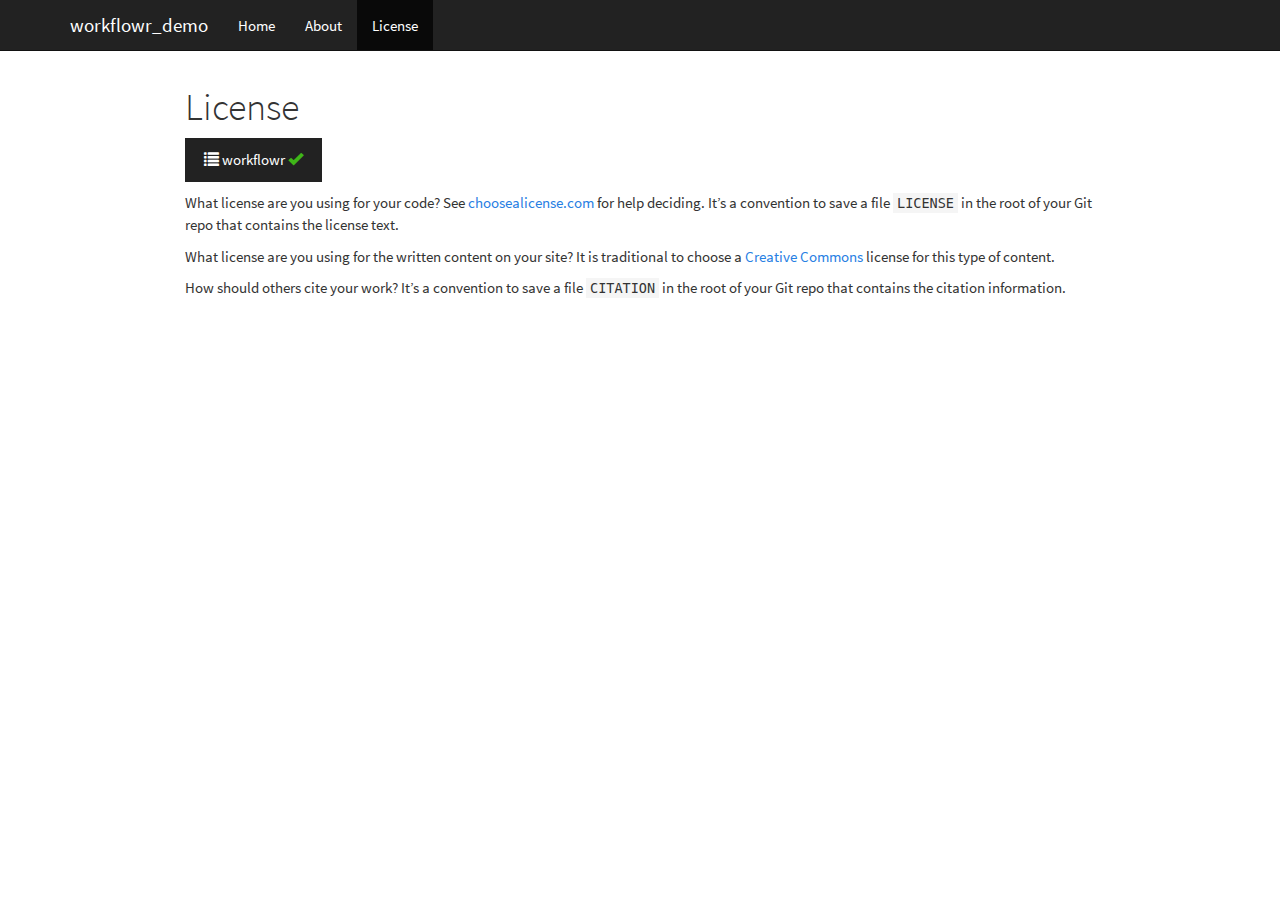
<file: docs/license.html>
<!DOCTYPE html>

<html>

<head>

<meta charset="utf-8" />
<meta name="generator" content="pandoc" />
<meta http-equiv="X-UA-Compatible" content="IE=EDGE" />




<title>License</title>

<script src="site_libs/header-attrs-2.25/header-attrs.js"></script>
<script src="site_libs/jquery-3.6.0/jquery-3.6.0.min.js"></script>
<meta name="viewport" content="width=device-width, initial-scale=1" />
<link href="site_libs/bootstrap-3.3.5/css/cosmo.min.css" rel="stylesheet" />
<script src="site_libs/bootstrap-3.3.5/js/bootstrap.min.js"></script>
<script src="site_libs/bootstrap-3.3.5/shim/html5shiv.min.js"></script>
<script src="site_libs/bootstrap-3.3.5/shim/respond.min.js"></script>
<style>h1 {font-size: 34px;}
       h1.title {font-size: 38px;}
       h2 {font-size: 30px;}
       h3 {font-size: 24px;}
       h4 {font-size: 18px;}
       h5 {font-size: 16px;}
       h6 {font-size: 12px;}
       code {color: inherit; background-color: rgba(0, 0, 0, 0.04);}
       pre:not([class]) { background-color: white }</style>
<script src="site_libs/navigation-1.1/tabsets.js"></script>
<link href="site_libs/highlightjs-9.12.0/textmate.css" rel="stylesheet" />
<script src="site_libs/highlightjs-9.12.0/highlight.js"></script>

<link rel="icon" href="https://github.com/workflowr/workflowr-assets/raw/main/img/reproducible.png">
<!-- Add a small amount of space between sections. -->
<style type="text/css">
div.section {
  padding-top: 12px;
}
</style>



<style type="text/css">
  code{white-space: pre-wrap;}
  span.smallcaps{font-variant: small-caps;}
  span.underline{text-decoration: underline;}
  div.column{display: inline-block; vertical-align: top; width: 50%;}
  div.hanging-indent{margin-left: 1.5em; text-indent: -1.5em;}
  ul.task-list{list-style: none;}
    </style>

<style type="text/css">code{white-space: pre;}</style>
<script type="text/javascript">
if (window.hljs) {
  hljs.configure({languages: []});
  hljs.initHighlightingOnLoad();
  if (document.readyState && document.readyState === "complete") {
    window.setTimeout(function() { hljs.initHighlighting(); }, 0);
  }
}
</script>









<style type = "text/css">
.main-container {
  max-width: 940px;
  margin-left: auto;
  margin-right: auto;
}
img {
  max-width:100%;
}
.tabbed-pane {
  padding-top: 12px;
}
.html-widget {
  margin-bottom: 20px;
}
button.code-folding-btn:focus {
  outline: none;
}
summary {
  display: list-item;
}
details > summary > p:only-child {
  display: inline;
}
pre code {
  padding: 0;
}
</style>


<style type="text/css">
.dropdown-submenu {
  position: relative;
}
.dropdown-submenu>.dropdown-menu {
  top: 0;
  left: 100%;
  margin-top: -6px;
  margin-left: -1px;
  border-radius: 0 6px 6px 6px;
}
.dropdown-submenu:hover>.dropdown-menu {
  display: block;
}
.dropdown-submenu>a:after {
  display: block;
  content: " ";
  float: right;
  width: 0;
  height: 0;
  border-color: transparent;
  border-style: solid;
  border-width: 5px 0 5px 5px;
  border-left-color: #cccccc;
  margin-top: 5px;
  margin-right: -10px;
}
.dropdown-submenu:hover>a:after {
  border-left-color: #adb5bd;
}
.dropdown-submenu.pull-left {
  float: none;
}
.dropdown-submenu.pull-left>.dropdown-menu {
  left: -100%;
  margin-left: 10px;
  border-radius: 6px 0 6px 6px;
}
</style>

<script type="text/javascript">
// manage active state of menu based on current page
$(document).ready(function () {
  // active menu anchor
  href = window.location.pathname
  href = href.substr(href.lastIndexOf('/') + 1)
  if (href === "")
    href = "index.html";
  var menuAnchor = $('a[href="' + href + '"]');

  // mark the anchor link active (and if it's in a dropdown, also mark that active)
  var dropdown = menuAnchor.closest('li.dropdown');
  if (window.bootstrap) { // Bootstrap 4+
    menuAnchor.addClass('active');
    dropdown.find('> .dropdown-toggle').addClass('active');
  } else { // Bootstrap 3
    menuAnchor.parent().addClass('active');
    dropdown.addClass('active');
  }

  // Navbar adjustments
  var navHeight = $(".navbar").first().height() + 15;
  var style = document.createElement('style');
  var pt = "padding-top: " + navHeight + "px; ";
  var mt = "margin-top: -" + navHeight + "px; ";
  var css = "";
  // offset scroll position for anchor links (for fixed navbar)
  for (var i = 1; i <= 6; i++) {
    css += ".section h" + i + "{ " + pt + mt + "}\n";
  }
  style.innerHTML = "body {" + pt + "padding-bottom: 40px; }\n" + css;
  document.head.appendChild(style);
});
</script>

<!-- tabsets -->

<style type="text/css">
.tabset-dropdown > .nav-tabs {
  display: inline-table;
  max-height: 500px;
  min-height: 44px;
  overflow-y: auto;
  border: 1px solid #ddd;
  border-radius: 4px;
}

.tabset-dropdown > .nav-tabs > li.active:before, .tabset-dropdown > .nav-tabs.nav-tabs-open:before {
  content: "\e259";
  font-family: 'Glyphicons Halflings';
  display: inline-block;
  padding: 10px;
  border-right: 1px solid #ddd;
}

.tabset-dropdown > .nav-tabs.nav-tabs-open > li.active:before {
  content: "\e258";
  font-family: 'Glyphicons Halflings';
  border: none;
}

.tabset-dropdown > .nav-tabs > li.active {
  display: block;
}

.tabset-dropdown > .nav-tabs > li > a,
.tabset-dropdown > .nav-tabs > li > a:focus,
.tabset-dropdown > .nav-tabs > li > a:hover {
  border: none;
  display: inline-block;
  border-radius: 4px;
  background-color: transparent;
}

.tabset-dropdown > .nav-tabs.nav-tabs-open > li {
  display: block;
  float: none;
}

.tabset-dropdown > .nav-tabs > li {
  display: none;
}
</style>

<!-- code folding -->




</head>

<body>


<div class="container-fluid main-container">




<div class="navbar navbar-default  navbar-fixed-top" role="navigation">
  <div class="container">
    <div class="navbar-header">
      <button type="button" class="navbar-toggle collapsed" data-toggle="collapse" data-bs-toggle="collapse" data-target="#navbar" data-bs-target="#navbar">
        <span class="icon-bar"></span>
        <span class="icon-bar"></span>
        <span class="icon-bar"></span>
      </button>
      <a class="navbar-brand" href="index.html">workflowr_demo</a>
    </div>
    <div id="navbar" class="navbar-collapse collapse">
      <ul class="nav navbar-nav">
        <li>
  <a href="index.html">Home</a>
</li>
<li>
  <a href="about.html">About</a>
</li>
<li>
  <a href="license.html">License</a>
</li>
      </ul>
      <ul class="nav navbar-nav navbar-right">
        
      </ul>
    </div><!--/.nav-collapse -->
  </div><!--/.container -->
</div><!--/.navbar -->

<div id="header">



<h1 class="title toc-ignore">License</h1>

</div>


<p>
<button type="button" class="btn btn-default btn-workflowr btn-workflowr-report" data-toggle="collapse" data-target="#workflowr-report">
<span class="glyphicon glyphicon-list" aria-hidden="true"></span>
workflowr <span class="glyphicon glyphicon-ok text-success"
aria-hidden="true"></span>
</button>
</p>
<div id="workflowr-report" class="collapse">
<ul class="nav nav-tabs">
<li class="active">
<a data-toggle="tab" href="#summary">Summary</a>
</li>
<li>
<a data-toggle="tab" href="#checks"> Checks <span
class="glyphicon glyphicon-ok text-success" aria-hidden="true"></span>
</a>
</li>
<li>
<a data-toggle="tab" href="#versions">Past versions</a>
</li>
</ul>
<div class="tab-content">
<div id="summary" class="tab-pane fade in active">
<p>
<strong>Last updated:</strong> 2024-02-27
</p>
<p>
<strong>Checks:</strong> <span
class="glyphicon glyphicon-ok text-success" aria-hidden="true"></span> 2
<span class="glyphicon glyphicon-exclamation-sign text-danger"
aria-hidden="true"></span> 0
</p>
<p>
<strong>Knit directory:</strong> <code>workflowr_demo/</code> <span
class="glyphicon glyphicon-question-sign" aria-hidden="true"
title="This is the local directory in which the code in this file was executed.">
</span>
</p>
<p>
This reproducible <a href="https://rmarkdown.rstudio.com">R Markdown</a>
analysis was created with <a
  href="https://github.com/workflowr/workflowr">workflowr</a> (version
1.7.1). The <em>Checks</em> tab describes the reproducibility checks
that were applied when the results were created. The <em>Past
versions</em> tab lists the development history.
</p>
<hr>
</div>
<div id="checks" class="tab-pane fade">
<div id="workflowr-checks" class="panel-group">
<div class="panel panel-default">
<div class="panel-heading">
<p class="panel-title">
<a data-toggle="collapse" data-parent="#workflowr-checks" href="#strongRMarkdownfilestronguptodate">
<span class="glyphicon glyphicon-ok text-success"
aria-hidden="true"></span> <strong>R Markdown file:</strong> up-to-date
</a>
</p>
</div>
<div id="strongRMarkdownfilestronguptodate"
class="panel-collapse collapse">
<div class="panel-body">
<p>Great! Since the R Markdown file has been committed to the Git
repository, you know the exact version of the code that produced these
results.</p>
</div>
</div>
</div>
<div class="panel panel-default">
<div class="panel-heading">
<p class="panel-title">
<a data-toggle="collapse" data-parent="#workflowr-checks" href="#strongRepositoryversionstrongahrefhttpsgithubcomjaxmaddixmyprojecttree7b0b8c28294803f007222c154ba5827074d1c51btargetblank7b0b8c2a">
<span class="glyphicon glyphicon-ok text-success"
aria-hidden="true"></span> <strong>Repository version:</strong>
<a href="https://github.com/jaxmaddix/myproject/tree/7b0b8c28294803f007222c154ba5827074d1c51b" target="_blank">7b0b8c2</a>
</a>
</p>
</div>
<div
id="strongRepositoryversionstrongahrefhttpsgithubcomjaxmaddixmyprojecttree7b0b8c28294803f007222c154ba5827074d1c51btargetblank7b0b8c2a"
class="panel-collapse collapse">
<div class="panel-body">
<p>
Great! You are using Git for version control. Tracking code development
and connecting the code version to the results is critical for
reproducibility.
</p>
<p>
The results in this page were generated with repository version
<a href="https://github.com/jaxmaddix/myproject/tree/7b0b8c28294803f007222c154ba5827074d1c51b" target="_blank">7b0b8c2</a>.
See the <em>Past versions</em> tab to see a history of the changes made
to the R Markdown and HTML files.
</p>
<p>
Note that you need to be careful to ensure that all relevant files for
the analysis have been committed to Git prior to generating the results
(you can use <code>wflow_publish</code> or
<code>wflow_git_commit</code>). workflowr only checks the R Markdown
file, but you know if there are other scripts or data files that it
depends on. Below is the status of the Git repository when the results
were generated:
</p>
<pre><code>
Ignored files:
    Ignored:    .Rhistory
    Ignored:    .Rproj.user/

</code></pre>
<p>
Note that any generated files, e.g. HTML, png, CSS, etc., are not
included in this status report because it is ok for generated content to
have uncommitted changes.
</p>
</div>
</div>
</div>
</div>
<hr>
</div>
<div id="versions" class="tab-pane fade">

<p>
These are the previous versions of the repository in which changes were
made to the R Markdown (<code>analysis/license.Rmd</code>) and HTML
(<code>docs/license.html</code>) files. If you’ve configured a remote
Git repository (see <code>?wflow_git_remote</code>), click on the
hyperlinks in the table below to view the files as they were in that
past version.
</p>
<div class="table-responsive">
<table class="table table-condensed table-hover">
<thead>
<tr>
<th>
File
</th>
<th>
Version
</th>
<th>
Author
</th>
<th>
Date
</th>
<th>
Message
</th>
</tr>
</thead>
<tbody>
<tr>
<td>
Rmd
</td>
<td>
<a href="https://github.com/jaxmaddix/myproject/blob/40520c61293d34f7c4683f6c898cf3c070f6a521/analysis/license.Rmd" target="_blank">40520c6</a>
</td>
<td>
Jaxson Freund
</td>
<td>
2024-02-20
</td>
<td>
Start workflowr project.
</td>
</tr>
</tbody>
</table>
</div>
<hr>
</div>
</div>
</div>
<p>What license are you using for your code? See <a
href="https://choosealicense.com/">choosealicense.com</a> for help
deciding. It’s a convention to save a file <code>LICENSE</code> in the
root of your Git repo that contains the license text.</p>
<p>What license are you using for the written content on your site? It
is traditional to choose a <a
href="https://creativecommons.org/choose/">Creative Commons</a> license
for this type of content.</p>
<p>How should others cite your work? It’s a convention to save a file
<code>CITATION</code> in the root of your Git repo that contains the
citation information.</p>


<!-- Adjust MathJax settings so that all math formulae are shown using
TeX fonts only; see
https://docs.mathjax.org/en/latest/web/configuration.html. This will make
the presentation more consistent at the cost of the webpage sometimes
taking slightly longer to load. Note that this only works because the
footer is added to webpages before the MathJax javascript. -->
<script type="text/x-mathjax-config">
  MathJax.Hub.Config({
    "HTML-CSS": { availableFonts: ["TeX"] }
  });
</script>





</div>

<script>

// add bootstrap table styles to pandoc tables
function bootstrapStylePandocTables() {
  $('tr.odd').parent('tbody').parent('table').addClass('table table-condensed');
}
$(document).ready(function () {
  bootstrapStylePandocTables();
});


</script>

<!-- tabsets -->

<script>
$(document).ready(function () {
  window.buildTabsets("TOC");
});

$(document).ready(function () {
  $('.tabset-dropdown > .nav-tabs > li').click(function () {
    $(this).parent().toggleClass('nav-tabs-open');
  });
});
</script>

<!-- code folding -->


<!-- dynamically load mathjax for compatibility with self-contained -->
<script>
  (function () {
    var script = document.createElement("script");
    script.type = "text/javascript";
    script.src  = "https://mathjax.rstudio.com/latest/MathJax.js?config=TeX-AMS-MML_HTMLorMML";
    document.getElementsByTagName("head")[0].appendChild(script);
  })();
</script>

</body>
</html>
</file>
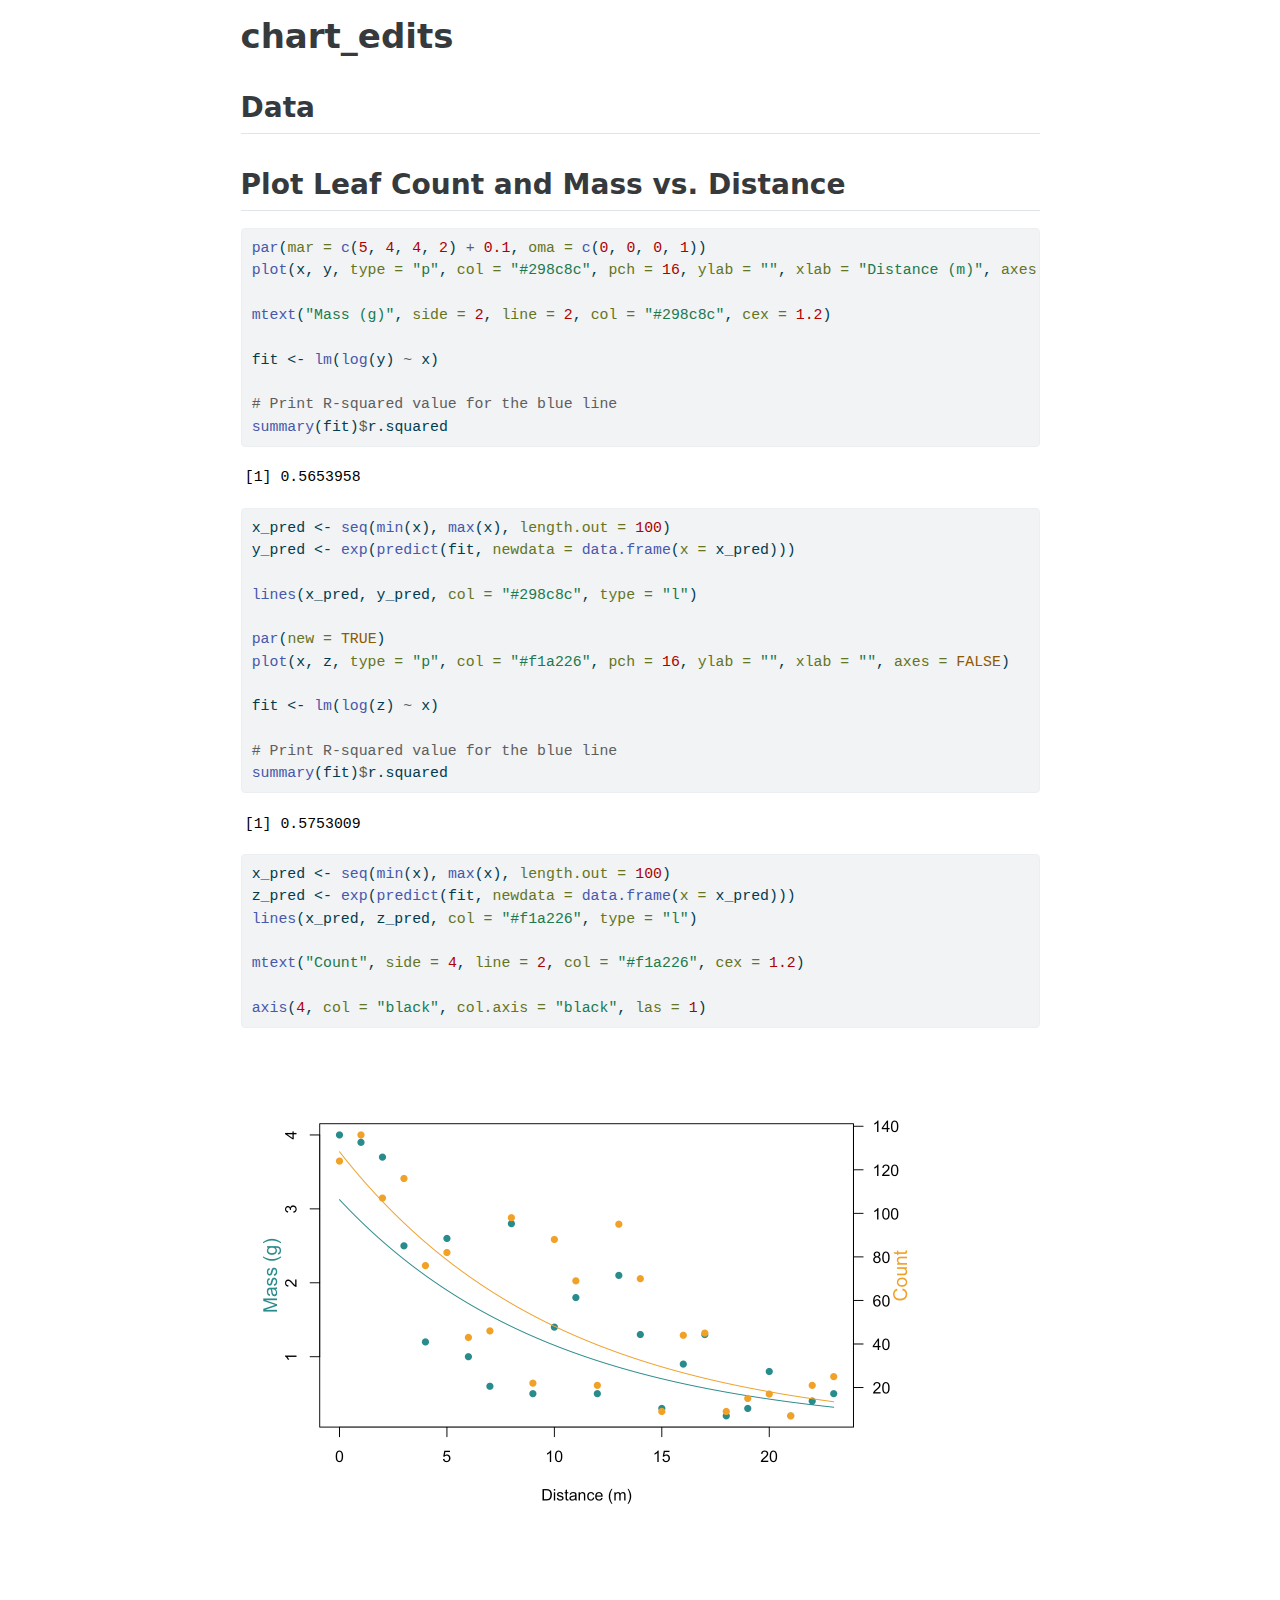
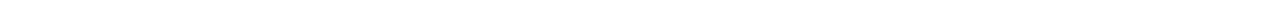
<file: myproject/chart_edits.html>
<!DOCTYPE html>
<html xmlns="http://www.w3.org/1999/xhtml" lang="en" xml:lang="en"><head>

<meta charset="utf-8">
<meta name="generator" content="quarto-1.3.450">

<meta name="viewport" content="width=device-width, initial-scale=1.0, user-scalable=yes">


<title>chart_edits</title>
<style>
code{white-space: pre-wrap;}
span.smallcaps{font-variant: small-caps;}
div.columns{display: flex; gap: min(4vw, 1.5em);}
div.column{flex: auto; overflow-x: auto;}
div.hanging-indent{margin-left: 1.5em; text-indent: -1.5em;}
ul.task-list{list-style: none;}
ul.task-list li input[type="checkbox"] {
  width: 0.8em;
  margin: 0 0.8em 0.2em -1em; /* quarto-specific, see https://github.com/quarto-dev/quarto-cli/issues/4556 */ 
  vertical-align: middle;
}
/* CSS for syntax highlighting */
pre > code.sourceCode { white-space: pre; position: relative; }
pre > code.sourceCode > span { display: inline-block; line-height: 1.25; }
pre > code.sourceCode > span:empty { height: 1.2em; }
.sourceCode { overflow: visible; }
code.sourceCode > span { color: inherit; text-decoration: inherit; }
div.sourceCode { margin: 1em 0; }
pre.sourceCode { margin: 0; }
@media screen {
div.sourceCode { overflow: auto; }
}
@media print {
pre > code.sourceCode { white-space: pre-wrap; }
pre > code.sourceCode > span { text-indent: -5em; padding-left: 5em; }
}
pre.numberSource code
  { counter-reset: source-line 0; }
pre.numberSource code > span
  { position: relative; left: -4em; counter-increment: source-line; }
pre.numberSource code > span > a:first-child::before
  { content: counter(source-line);
    position: relative; left: -1em; text-align: right; vertical-align: baseline;
    border: none; display: inline-block;
    -webkit-touch-callout: none; -webkit-user-select: none;
    -khtml-user-select: none; -moz-user-select: none;
    -ms-user-select: none; user-select: none;
    padding: 0 4px; width: 4em;
  }
pre.numberSource { margin-left: 3em;  padding-left: 4px; }
div.sourceCode
  {   }
@media screen {
pre > code.sourceCode > span > a:first-child::before { text-decoration: underline; }
}
</style>


<script src="chart_edits_files/libs/clipboard/clipboard.min.js"></script>
<script src="chart_edits_files/libs/quarto-html/quarto.js"></script>
<script src="chart_edits_files/libs/quarto-html/popper.min.js"></script>
<script src="chart_edits_files/libs/quarto-html/tippy.umd.min.js"></script>
<script src="chart_edits_files/libs/quarto-html/anchor.min.js"></script>
<link href="chart_edits_files/libs/quarto-html/tippy.css" rel="stylesheet">
<link href="chart_edits_files/libs/quarto-html/quarto-syntax-highlighting.css" rel="stylesheet" id="quarto-text-highlighting-styles">
<script src="chart_edits_files/libs/bootstrap/bootstrap.min.js"></script>
<link href="chart_edits_files/libs/bootstrap/bootstrap-icons.css" rel="stylesheet">
<link href="chart_edits_files/libs/bootstrap/bootstrap.min.css" rel="stylesheet" id="quarto-bootstrap" data-mode="light">


</head>

<body class="fullcontent">

<div id="quarto-content" class="page-columns page-rows-contents page-layout-article">

<main class="content" id="quarto-document-content">

<header id="title-block-header" class="quarto-title-block default">
<div class="quarto-title">
<h1 class="title">chart_edits</h1>
</div>



<div class="quarto-title-meta">

    
  
    
  </div>
  

</header>

<section id="data" class="level2">
<h2 class="anchored" data-anchor-id="data">Data</h2>
</section>
<section id="plot-leaf-count-and-mass-vs.-distance" class="level2">
<h2 class="anchored" data-anchor-id="plot-leaf-count-and-mass-vs.-distance">Plot Leaf Count and Mass vs.&nbsp;Distance</h2>
<div class="cell">
<div class="sourceCode cell-code" id="cb1"><pre class="sourceCode r code-with-copy"><code class="sourceCode r"><span id="cb1-1"><a href="#cb1-1" aria-hidden="true" tabindex="-1"></a><span class="fu">par</span>(<span class="at">mar =</span> <span class="fu">c</span>(<span class="dv">5</span>, <span class="dv">4</span>, <span class="dv">4</span>, <span class="dv">2</span>) <span class="sc">+</span> <span class="fl">0.1</span>, <span class="at">oma =</span> <span class="fu">c</span>(<span class="dv">0</span>, <span class="dv">0</span>, <span class="dv">0</span>, <span class="dv">1</span>))</span>
<span id="cb1-2"><a href="#cb1-2" aria-hidden="true" tabindex="-1"></a><span class="fu">plot</span>(x, y, <span class="at">type =</span> <span class="st">"p"</span>, <span class="at">col =</span> <span class="st">"#298c8c"</span>, <span class="at">pch =</span> <span class="dv">16</span>, <span class="at">ylab =</span> <span class="st">""</span>, <span class="at">xlab =</span> <span class="st">"Distance (m)"</span>, <span class="at">axes =</span> <span class="cn">TRUE</span>)</span>
<span id="cb1-3"><a href="#cb1-3" aria-hidden="true" tabindex="-1"></a></span>
<span id="cb1-4"><a href="#cb1-4" aria-hidden="true" tabindex="-1"></a><span class="fu">mtext</span>(<span class="st">"Mass (g)"</span>, <span class="at">side =</span> <span class="dv">2</span>, <span class="at">line =</span> <span class="dv">2</span>, <span class="at">col =</span> <span class="st">"#298c8c"</span>, <span class="at">cex =</span> <span class="fl">1.2</span>)  </span>
<span id="cb1-5"><a href="#cb1-5" aria-hidden="true" tabindex="-1"></a></span>
<span id="cb1-6"><a href="#cb1-6" aria-hidden="true" tabindex="-1"></a>fit <span class="ot">&lt;-</span> <span class="fu">lm</span>(<span class="fu">log</span>(y) <span class="sc">~</span> x)</span>
<span id="cb1-7"><a href="#cb1-7" aria-hidden="true" tabindex="-1"></a></span>
<span id="cb1-8"><a href="#cb1-8" aria-hidden="true" tabindex="-1"></a><span class="co"># Print R-squared value for the blue line</span></span>
<span id="cb1-9"><a href="#cb1-9" aria-hidden="true" tabindex="-1"></a><span class="fu">summary</span>(fit)<span class="sc">$</span>r.squared</span></code><button title="Copy to Clipboard" class="code-copy-button"><i class="bi"></i></button></pre></div>
<div class="cell-output cell-output-stdout">
<pre><code>[1] 0.5653958</code></pre>
</div>
<div class="sourceCode cell-code" id="cb3"><pre class="sourceCode r code-with-copy"><code class="sourceCode r"><span id="cb3-1"><a href="#cb3-1" aria-hidden="true" tabindex="-1"></a>x_pred <span class="ot">&lt;-</span> <span class="fu">seq</span>(<span class="fu">min</span>(x), <span class="fu">max</span>(x), <span class="at">length.out =</span> <span class="dv">100</span>)</span>
<span id="cb3-2"><a href="#cb3-2" aria-hidden="true" tabindex="-1"></a>y_pred <span class="ot">&lt;-</span> <span class="fu">exp</span>(<span class="fu">predict</span>(fit, <span class="at">newdata =</span> <span class="fu">data.frame</span>(<span class="at">x =</span> x_pred)))</span>
<span id="cb3-3"><a href="#cb3-3" aria-hidden="true" tabindex="-1"></a></span>
<span id="cb3-4"><a href="#cb3-4" aria-hidden="true" tabindex="-1"></a><span class="fu">lines</span>(x_pred, y_pred, <span class="at">col =</span> <span class="st">"#298c8c"</span>, <span class="at">type =</span> <span class="st">"l"</span>)</span>
<span id="cb3-5"><a href="#cb3-5" aria-hidden="true" tabindex="-1"></a></span>
<span id="cb3-6"><a href="#cb3-6" aria-hidden="true" tabindex="-1"></a><span class="fu">par</span>(<span class="at">new =</span> <span class="cn">TRUE</span>)</span>
<span id="cb3-7"><a href="#cb3-7" aria-hidden="true" tabindex="-1"></a><span class="fu">plot</span>(x, z, <span class="at">type =</span> <span class="st">"p"</span>, <span class="at">col =</span> <span class="st">"#f1a226"</span>, <span class="at">pch =</span> <span class="dv">16</span>, <span class="at">ylab =</span> <span class="st">""</span>, <span class="at">xlab =</span> <span class="st">""</span>, <span class="at">axes =</span> <span class="cn">FALSE</span>)</span>
<span id="cb3-8"><a href="#cb3-8" aria-hidden="true" tabindex="-1"></a></span>
<span id="cb3-9"><a href="#cb3-9" aria-hidden="true" tabindex="-1"></a>fit <span class="ot">&lt;-</span> <span class="fu">lm</span>(<span class="fu">log</span>(z) <span class="sc">~</span> x)</span>
<span id="cb3-10"><a href="#cb3-10" aria-hidden="true" tabindex="-1"></a></span>
<span id="cb3-11"><a href="#cb3-11" aria-hidden="true" tabindex="-1"></a><span class="co"># Print R-squared value for the blue line</span></span>
<span id="cb3-12"><a href="#cb3-12" aria-hidden="true" tabindex="-1"></a><span class="fu">summary</span>(fit)<span class="sc">$</span>r.squared</span></code><button title="Copy to Clipboard" class="code-copy-button"><i class="bi"></i></button></pre></div>
<div class="cell-output cell-output-stdout">
<pre><code>[1] 0.5753009</code></pre>
</div>
<div class="sourceCode cell-code" id="cb5"><pre class="sourceCode r code-with-copy"><code class="sourceCode r"><span id="cb5-1"><a href="#cb5-1" aria-hidden="true" tabindex="-1"></a>x_pred <span class="ot">&lt;-</span> <span class="fu">seq</span>(<span class="fu">min</span>(x), <span class="fu">max</span>(x), <span class="at">length.out =</span> <span class="dv">100</span>)</span>
<span id="cb5-2"><a href="#cb5-2" aria-hidden="true" tabindex="-1"></a>z_pred <span class="ot">&lt;-</span> <span class="fu">exp</span>(<span class="fu">predict</span>(fit, <span class="at">newdata =</span> <span class="fu">data.frame</span>(<span class="at">x =</span> x_pred)))</span>
<span id="cb5-3"><a href="#cb5-3" aria-hidden="true" tabindex="-1"></a><span class="fu">lines</span>(x_pred, z_pred, <span class="at">col =</span> <span class="st">"#f1a226"</span>, <span class="at">type =</span> <span class="st">"l"</span>)</span>
<span id="cb5-4"><a href="#cb5-4" aria-hidden="true" tabindex="-1"></a></span>
<span id="cb5-5"><a href="#cb5-5" aria-hidden="true" tabindex="-1"></a><span class="fu">mtext</span>(<span class="st">"Count"</span>, <span class="at">side =</span> <span class="dv">4</span>, <span class="at">line =</span> <span class="dv">2</span>, <span class="at">col =</span> <span class="st">"#f1a226"</span>, <span class="at">cex =</span> <span class="fl">1.2</span>)  </span>
<span id="cb5-6"><a href="#cb5-6" aria-hidden="true" tabindex="-1"></a></span>
<span id="cb5-7"><a href="#cb5-7" aria-hidden="true" tabindex="-1"></a><span class="fu">axis</span>(<span class="dv">4</span>, <span class="at">col =</span> <span class="st">"black"</span>, <span class="at">col.axis =</span> <span class="st">"black"</span>, <span class="at">las =</span> <span class="dv">1</span>)  </span></code><button title="Copy to Clipboard" class="code-copy-button"><i class="bi"></i></button></pre></div>
<div class="cell-output-display">
<p><img src="chart_edits_files/figure-html/unnamed-chunk-4-1.png" class="img-fluid" width="672"></p>
</div>
</div>
</section>

</main>
<!-- /main column -->
<script id="quarto-html-after-body" type="application/javascript">
window.document.addEventListener("DOMContentLoaded", function (event) {
  const toggleBodyColorMode = (bsSheetEl) => {
    const mode = bsSheetEl.getAttribute("data-mode");
    const bodyEl = window.document.querySelector("body");
    if (mode === "dark") {
      bodyEl.classList.add("quarto-dark");
      bodyEl.classList.remove("quarto-light");
    } else {
      bodyEl.classList.add("quarto-light");
      bodyEl.classList.remove("quarto-dark");
    }
  }
  const toggleBodyColorPrimary = () => {
    const bsSheetEl = window.document.querySelector("link#quarto-bootstrap");
    if (bsSheetEl) {
      toggleBodyColorMode(bsSheetEl);
    }
  }
  toggleBodyColorPrimary();  
  const icon = "";
  const anchorJS = new window.AnchorJS();
  anchorJS.options = {
    placement: 'right',
    icon: icon
  };
  anchorJS.add('.anchored');
  const isCodeAnnotation = (el) => {
    for (const clz of el.classList) {
      if (clz.startsWith('code-annotation-')) {                     
        return true;
      }
    }
    return false;
  }
  const clipboard = new window.ClipboardJS('.code-copy-button', {
    text: function(trigger) {
      const codeEl = trigger.previousElementSibling.cloneNode(true);
      for (const childEl of codeEl.children) {
        if (isCodeAnnotation(childEl)) {
          childEl.remove();
        }
      }
      return codeEl.innerText;
    }
  });
  clipboard.on('success', function(e) {
    // button target
    const button = e.trigger;
    // don't keep focus
    button.blur();
    // flash "checked"
    button.classList.add('code-copy-button-checked');
    var currentTitle = button.getAttribute("title");
    button.setAttribute("title", "Copied!");
    let tooltip;
    if (window.bootstrap) {
      button.setAttribute("data-bs-toggle", "tooltip");
      button.setAttribute("data-bs-placement", "left");
      button.setAttribute("data-bs-title", "Copied!");
      tooltip = new bootstrap.Tooltip(button, 
        { trigger: "manual", 
          customClass: "code-copy-button-tooltip",
          offset: [0, -8]});
      tooltip.show();    
    }
    setTimeout(function() {
      if (tooltip) {
        tooltip.hide();
        button.removeAttribute("data-bs-title");
        button.removeAttribute("data-bs-toggle");
        button.removeAttribute("data-bs-placement");
      }
      button.setAttribute("title", currentTitle);
      button.classList.remove('code-copy-button-checked');
    }, 1000);
    // clear code selection
    e.clearSelection();
  });
  function tippyHover(el, contentFn) {
    const config = {
      allowHTML: true,
      content: contentFn,
      maxWidth: 500,
      delay: 100,
      arrow: false,
      appendTo: function(el) {
          return el.parentElement;
      },
      interactive: true,
      interactiveBorder: 10,
      theme: 'quarto',
      placement: 'bottom-start'
    };
    window.tippy(el, config); 
  }
  const noterefs = window.document.querySelectorAll('a[role="doc-noteref"]');
  for (var i=0; i<noterefs.length; i++) {
    const ref = noterefs[i];
    tippyHover(ref, function() {
      // use id or data attribute instead here
      let href = ref.getAttribute('data-footnote-href') || ref.getAttribute('href');
      try { href = new URL(href).hash; } catch {}
      const id = href.replace(/^#\/?/, "");
      const note = window.document.getElementById(id);
      return note.innerHTML;
    });
  }
      let selectedAnnoteEl;
      const selectorForAnnotation = ( cell, annotation) => {
        let cellAttr = 'data-code-cell="' + cell + '"';
        let lineAttr = 'data-code-annotation="' +  annotation + '"';
        const selector = 'span[' + cellAttr + '][' + lineAttr + ']';
        return selector;
      }
      const selectCodeLines = (annoteEl) => {
        const doc = window.document;
        const targetCell = annoteEl.getAttribute("data-target-cell");
        const targetAnnotation = annoteEl.getAttribute("data-target-annotation");
        const annoteSpan = window.document.querySelector(selectorForAnnotation(targetCell, targetAnnotation));
        const lines = annoteSpan.getAttribute("data-code-lines").split(",");
        const lineIds = lines.map((line) => {
          return targetCell + "-" + line;
        })
        let top = null;
        let height = null;
        let parent = null;
        if (lineIds.length > 0) {
            //compute the position of the single el (top and bottom and make a div)
            const el = window.document.getElementById(lineIds[0]);
            top = el.offsetTop;
            height = el.offsetHeight;
            parent = el.parentElement.parentElement;
          if (lineIds.length > 1) {
            const lastEl = window.document.getElementById(lineIds[lineIds.length - 1]);
            const bottom = lastEl.offsetTop + lastEl.offsetHeight;
            height = bottom - top;
          }
          if (top !== null && height !== null && parent !== null) {
            // cook up a div (if necessary) and position it 
            let div = window.document.getElementById("code-annotation-line-highlight");
            if (div === null) {
              div = window.document.createElement("div");
              div.setAttribute("id", "code-annotation-line-highlight");
              div.style.position = 'absolute';
              parent.appendChild(div);
            }
            div.style.top = top - 2 + "px";
            div.style.height = height + 4 + "px";
            let gutterDiv = window.document.getElementById("code-annotation-line-highlight-gutter");
            if (gutterDiv === null) {
              gutterDiv = window.document.createElement("div");
              gutterDiv.setAttribute("id", "code-annotation-line-highlight-gutter");
              gutterDiv.style.position = 'absolute';
              const codeCell = window.document.getElementById(targetCell);
              const gutter = codeCell.querySelector('.code-annotation-gutter');
              gutter.appendChild(gutterDiv);
            }
            gutterDiv.style.top = top - 2 + "px";
            gutterDiv.style.height = height + 4 + "px";
          }
          selectedAnnoteEl = annoteEl;
        }
      };
      const unselectCodeLines = () => {
        const elementsIds = ["code-annotation-line-highlight", "code-annotation-line-highlight-gutter"];
        elementsIds.forEach((elId) => {
          const div = window.document.getElementById(elId);
          if (div) {
            div.remove();
          }
        });
        selectedAnnoteEl = undefined;
      };
      // Attach click handler to the DT
      const annoteDls = window.document.querySelectorAll('dt[data-target-cell]');
      for (const annoteDlNode of annoteDls) {
        annoteDlNode.addEventListener('click', (event) => {
          const clickedEl = event.target;
          if (clickedEl !== selectedAnnoteEl) {
            unselectCodeLines();
            const activeEl = window.document.querySelector('dt[data-target-cell].code-annotation-active');
            if (activeEl) {
              activeEl.classList.remove('code-annotation-active');
            }
            selectCodeLines(clickedEl);
            clickedEl.classList.add('code-annotation-active');
          } else {
            // Unselect the line
            unselectCodeLines();
            clickedEl.classList.remove('code-annotation-active');
          }
        });
      }
  const findCites = (el) => {
    const parentEl = el.parentElement;
    if (parentEl) {
      const cites = parentEl.dataset.cites;
      if (cites) {
        return {
          el,
          cites: cites.split(' ')
        };
      } else {
        return findCites(el.parentElement)
      }
    } else {
      return undefined;
    }
  };
  var bibliorefs = window.document.querySelectorAll('a[role="doc-biblioref"]');
  for (var i=0; i<bibliorefs.length; i++) {
    const ref = bibliorefs[i];
    const citeInfo = findCites(ref);
    if (citeInfo) {
      tippyHover(citeInfo.el, function() {
        var popup = window.document.createElement('div');
        citeInfo.cites.forEach(function(cite) {
          var citeDiv = window.document.createElement('div');
          citeDiv.classList.add('hanging-indent');
          citeDiv.classList.add('csl-entry');
          var biblioDiv = window.document.getElementById('ref-' + cite);
          if (biblioDiv) {
            citeDiv.innerHTML = biblioDiv.innerHTML;
          }
          popup.appendChild(citeDiv);
        });
        return popup.innerHTML;
      });
    }
  }
});
</script>
</div> <!-- /content -->



</body></html>
</file>
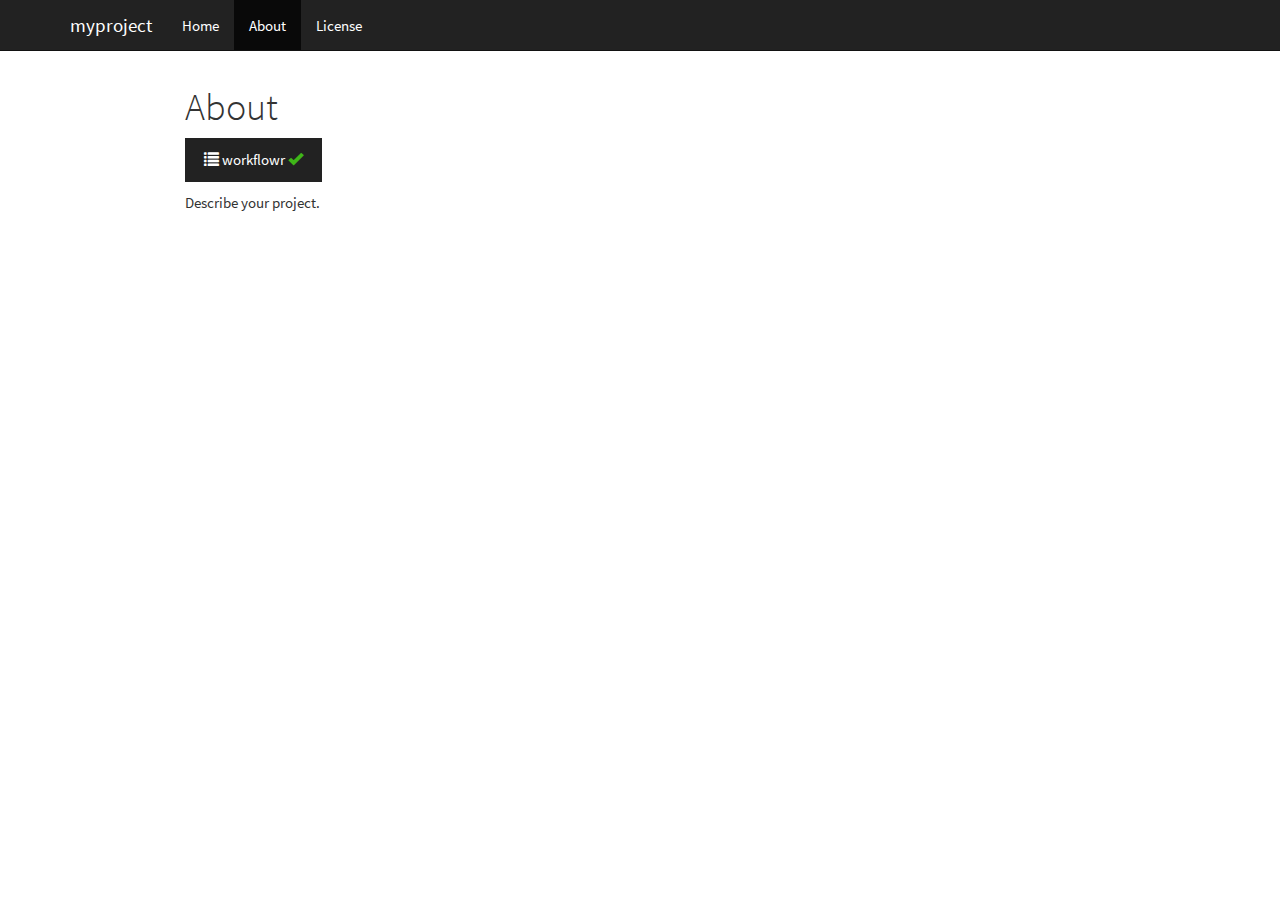
<file: myproject/docs/about.html>
<!DOCTYPE html>

<html>

<head>

<meta charset="utf-8" />
<meta name="generator" content="pandoc" />
<meta http-equiv="X-UA-Compatible" content="IE=EDGE" />




<title>About</title>

<script src="site_libs/header-attrs-2.25/header-attrs.js"></script>
<script src="site_libs/jquery-3.6.0/jquery-3.6.0.min.js"></script>
<meta name="viewport" content="width=device-width, initial-scale=1" />
<link href="site_libs/bootstrap-3.3.5/css/cosmo.min.css" rel="stylesheet" />
<script src="site_libs/bootstrap-3.3.5/js/bootstrap.min.js"></script>
<script src="site_libs/bootstrap-3.3.5/shim/html5shiv.min.js"></script>
<script src="site_libs/bootstrap-3.3.5/shim/respond.min.js"></script>
<style>h1 {font-size: 34px;}
       h1.title {font-size: 38px;}
       h2 {font-size: 30px;}
       h3 {font-size: 24px;}
       h4 {font-size: 18px;}
       h5 {font-size: 16px;}
       h6 {font-size: 12px;}
       code {color: inherit; background-color: rgba(0, 0, 0, 0.04);}
       pre:not([class]) { background-color: white }</style>
<script src="site_libs/navigation-1.1/tabsets.js"></script>
<link href="site_libs/highlightjs-9.12.0/textmate.css" rel="stylesheet" />
<script src="site_libs/highlightjs-9.12.0/highlight.js"></script>

<link rel="icon" href="https://github.com/workflowr/workflowr-assets/raw/main/img/reproducible.png">
<!-- Add a small amount of space between sections. -->
<style type="text/css">
div.section {
  padding-top: 12px;
}
</style>



<style type="text/css">
  code{white-space: pre-wrap;}
  span.smallcaps{font-variant: small-caps;}
  span.underline{text-decoration: underline;}
  div.column{display: inline-block; vertical-align: top; width: 50%;}
  div.hanging-indent{margin-left: 1.5em; text-indent: -1.5em;}
  ul.task-list{list-style: none;}
    </style>

<style type="text/css">code{white-space: pre;}</style>
<script type="text/javascript">
if (window.hljs) {
  hljs.configure({languages: []});
  hljs.initHighlightingOnLoad();
  if (document.readyState && document.readyState === "complete") {
    window.setTimeout(function() { hljs.initHighlighting(); }, 0);
  }
}
</script>









<style type = "text/css">
.main-container {
  max-width: 940px;
  margin-left: auto;
  margin-right: auto;
}
img {
  max-width:100%;
}
.tabbed-pane {
  padding-top: 12px;
}
.html-widget {
  margin-bottom: 20px;
}
button.code-folding-btn:focus {
  outline: none;
}
summary {
  display: list-item;
}
details > summary > p:only-child {
  display: inline;
}
pre code {
  padding: 0;
}
</style>


<style type="text/css">
.dropdown-submenu {
  position: relative;
}
.dropdown-submenu>.dropdown-menu {
  top: 0;
  left: 100%;
  margin-top: -6px;
  margin-left: -1px;
  border-radius: 0 6px 6px 6px;
}
.dropdown-submenu:hover>.dropdown-menu {
  display: block;
}
.dropdown-submenu>a:after {
  display: block;
  content: " ";
  float: right;
  width: 0;
  height: 0;
  border-color: transparent;
  border-style: solid;
  border-width: 5px 0 5px 5px;
  border-left-color: #cccccc;
  margin-top: 5px;
  margin-right: -10px;
}
.dropdown-submenu:hover>a:after {
  border-left-color: #adb5bd;
}
.dropdown-submenu.pull-left {
  float: none;
}
.dropdown-submenu.pull-left>.dropdown-menu {
  left: -100%;
  margin-left: 10px;
  border-radius: 6px 0 6px 6px;
}
</style>

<script type="text/javascript">
// manage active state of menu based on current page
$(document).ready(function () {
  // active menu anchor
  href = window.location.pathname
  href = href.substr(href.lastIndexOf('/') + 1)
  if (href === "")
    href = "index.html";
  var menuAnchor = $('a[href="' + href + '"]');

  // mark the anchor link active (and if it's in a dropdown, also mark that active)
  var dropdown = menuAnchor.closest('li.dropdown');
  if (window.bootstrap) { // Bootstrap 4+
    menuAnchor.addClass('active');
    dropdown.find('> .dropdown-toggle').addClass('active');
  } else { // Bootstrap 3
    menuAnchor.parent().addClass('active');
    dropdown.addClass('active');
  }

  // Navbar adjustments
  var navHeight = $(".navbar").first().height() + 15;
  var style = document.createElement('style');
  var pt = "padding-top: " + navHeight + "px; ";
  var mt = "margin-top: -" + navHeight + "px; ";
  var css = "";
  // offset scroll position for anchor links (for fixed navbar)
  for (var i = 1; i <= 6; i++) {
    css += ".section h" + i + "{ " + pt + mt + "}\n";
  }
  style.innerHTML = "body {" + pt + "padding-bottom: 40px; }\n" + css;
  document.head.appendChild(style);
});
</script>

<!-- tabsets -->

<style type="text/css">
.tabset-dropdown > .nav-tabs {
  display: inline-table;
  max-height: 500px;
  min-height: 44px;
  overflow-y: auto;
  border: 1px solid #ddd;
  border-radius: 4px;
}

.tabset-dropdown > .nav-tabs > li.active:before, .tabset-dropdown > .nav-tabs.nav-tabs-open:before {
  content: "\e259";
  font-family: 'Glyphicons Halflings';
  display: inline-block;
  padding: 10px;
  border-right: 1px solid #ddd;
}

.tabset-dropdown > .nav-tabs.nav-tabs-open > li.active:before {
  content: "\e258";
  font-family: 'Glyphicons Halflings';
  border: none;
}

.tabset-dropdown > .nav-tabs > li.active {
  display: block;
}

.tabset-dropdown > .nav-tabs > li > a,
.tabset-dropdown > .nav-tabs > li > a:focus,
.tabset-dropdown > .nav-tabs > li > a:hover {
  border: none;
  display: inline-block;
  border-radius: 4px;
  background-color: transparent;
}

.tabset-dropdown > .nav-tabs.nav-tabs-open > li {
  display: block;
  float: none;
}

.tabset-dropdown > .nav-tabs > li {
  display: none;
}
</style>

<!-- code folding -->




</head>

<body>


<div class="container-fluid main-container">




<div class="navbar navbar-default  navbar-fixed-top" role="navigation">
  <div class="container">
    <div class="navbar-header">
      <button type="button" class="navbar-toggle collapsed" data-toggle="collapse" data-bs-toggle="collapse" data-target="#navbar" data-bs-target="#navbar">
        <span class="icon-bar"></span>
        <span class="icon-bar"></span>
        <span class="icon-bar"></span>
      </button>
      <a class="navbar-brand" href="index.html">myproject</a>
    </div>
    <div id="navbar" class="navbar-collapse collapse">
      <ul class="nav navbar-nav">
        <li>
  <a href="index.html">Home</a>
</li>
<li>
  <a href="about.html">About</a>
</li>
<li>
  <a href="license.html">License</a>
</li>
      </ul>
      <ul class="nav navbar-nav navbar-right">
        
      </ul>
    </div><!--/.nav-collapse -->
  </div><!--/.container -->
</div><!--/.navbar -->

<div id="header">



<h1 class="title toc-ignore">About</h1>

</div>


<p>
<button type="button" class="btn btn-default btn-workflowr btn-workflowr-report" data-toggle="collapse" data-target="#workflowr-report">
<span class="glyphicon glyphicon-list" aria-hidden="true"></span>
workflowr <span class="glyphicon glyphicon-ok text-success"
aria-hidden="true"></span>
</button>
</p>
<div id="workflowr-report" class="collapse">
<ul class="nav nav-tabs">
<li class="active">
<a data-toggle="tab" href="#summary">Summary</a>
</li>
<li>
<a data-toggle="tab" href="#checks"> Checks <span
class="glyphicon glyphicon-ok text-success" aria-hidden="true"></span>
</a>
</li>
<li>
<a data-toggle="tab" href="#versions">Past versions</a>
</li>
</ul>
<div class="tab-content">
<div id="summary" class="tab-pane fade in active">
<p>
<strong>Last updated:</strong> 2024-02-22
</p>
<p>
<strong>Checks:</strong> <span
class="glyphicon glyphicon-ok text-success" aria-hidden="true"></span> 2
<span class="glyphicon glyphicon-exclamation-sign text-danger"
aria-hidden="true"></span> 0
</p>
<p>
<strong>Knit directory:</strong> <code>myproject/</code> <span
class="glyphicon glyphicon-question-sign" aria-hidden="true"
title="This is the local directory in which the code in this file was executed.">
</span>
</p>
<p>
This reproducible <a href="https://rmarkdown.rstudio.com">R Markdown</a>
analysis was created with <a
  href="https://github.com/workflowr/workflowr">workflowr</a> (version
1.7.1). The <em>Checks</em> tab describes the reproducibility checks
that were applied when the results were created. The <em>Past
versions</em> tab lists the development history.
</p>
<hr>
</div>
<div id="checks" class="tab-pane fade">
<div id="workflowr-checks" class="panel-group">
<div class="panel panel-default">
<div class="panel-heading">
<p class="panel-title">
<a data-toggle="collapse" data-parent="#workflowr-checks" href="#strongRMarkdownfilestronguptodate">
<span class="glyphicon glyphicon-ok text-success"
aria-hidden="true"></span> <strong>R Markdown file:</strong> up-to-date
</a>
</p>
</div>
<div id="strongRMarkdownfilestronguptodate"
class="panel-collapse collapse">
<div class="panel-body">
<p>Great! Since the R Markdown file has been committed to the Git
repository, you know the exact version of the code that produced these
results.</p>
</div>
</div>
</div>
<div class="panel panel-default">
<div class="panel-heading">
<p class="panel-title">
<a data-toggle="collapse" data-parent="#workflowr-checks" href="#strongRepositoryversionstrong7a9759b">
<span class="glyphicon glyphicon-ok text-success"
aria-hidden="true"></span> <strong>Repository version:</strong> 7a9759b
</a>
</p>
</div>
<div id="strongRepositoryversionstrong7a9759b"
class="panel-collapse collapse">
<div class="panel-body">
<p>
Great! You are using Git for version control. Tracking code development
and connecting the code version to the results is critical for
reproducibility.
</p>
<p>
The results in this page were generated with repository version 7a9759b.
See the <em>Past versions</em> tab to see a history of the changes made
to the R Markdown and HTML files.
</p>
<p>
Note that you need to be careful to ensure that all relevant files for
the analysis have been committed to Git prior to generating the results
(you can use <code>wflow_publish</code> or
<code>wflow_git_commit</code>). workflowr only checks the R Markdown
file, but you know if there are other scripts or data files that it
depends on. Below is the status of the Git repository when the results
were generated:
</p>
<pre><code>
Ignored files:
    Ignored:    .Rhistory
    Ignored:    .Rproj.user/

Untracked files:
    Untracked:  myproject/.Rprofile
    Untracked:  myproject/.gitattributes
    Untracked:  myproject/.gitignore
    Untracked:  myproject/README.md
    Untracked:  myproject/_workflowr.yml
    Untracked:  myproject/analysis/
    Untracked:  myproject/code/
    Untracked:  myproject/data/
    Untracked:  myproject/myproject.Rproj
    Untracked:  myproject/output/

</code></pre>
<p>
Note that any generated files, e.g. HTML, png, CSS, etc., are not
included in this status report because it is ok for generated content to
have uncommitted changes.
</p>
</div>
</div>
</div>
</div>
<hr>
</div>
<div id="versions" class="tab-pane fade">

<p>
These are the previous versions of the repository in which changes were
made to the R Markdown (<code>myproject/analysis/about.Rmd</code>) and
HTML (<code>myproject/docs/about.html</code>) files. If you’ve
configured a remote Git repository (see <code>?wflow_git_remote</code>),
click on the hyperlinks in the table below to view the files as they
were in that past version.
</p>
<div class="table-responsive">
<table class="table table-condensed table-hover">
<thead>
<tr>
<th>
File
</th>
<th>
Version
</th>
<th>
Author
</th>
<th>
Date
</th>
<th>
Message
</th>
</tr>
</thead>
<tbody>
<tr>
<td>
html
</td>
<td>
7a9759b
</td>
<td>
Jaxson Freund
</td>
<td>
2024-02-22
</td>
<td>
Build site.
</td>
</tr>
</tbody>
</table>
</div>
<hr>
</div>
</div>
</div>
<p>Describe your project.</p>


<!-- Adjust MathJax settings so that all math formulae are shown using
TeX fonts only; see
https://docs.mathjax.org/en/latest/web/configuration.html. This will make
the presentation more consistent at the cost of the webpage sometimes
taking slightly longer to load. Note that this only works because the
footer is added to webpages before the MathJax javascript. -->
<script type="text/x-mathjax-config">
  MathJax.Hub.Config({
    "HTML-CSS": { availableFonts: ["TeX"] }
  });
</script>





</div>

<script>

// add bootstrap table styles to pandoc tables
function bootstrapStylePandocTables() {
  $('tr.odd').parent('tbody').parent('table').addClass('table table-condensed');
}
$(document).ready(function () {
  bootstrapStylePandocTables();
});


</script>

<!-- tabsets -->

<script>
$(document).ready(function () {
  window.buildTabsets("TOC");
});

$(document).ready(function () {
  $('.tabset-dropdown > .nav-tabs > li').click(function () {
    $(this).parent().toggleClass('nav-tabs-open');
  });
});
</script>

<!-- code folding -->


<!-- dynamically load mathjax for compatibility with self-contained -->
<script>
  (function () {
    var script = document.createElement("script");
    script.type = "text/javascript";
    script.src  = "https://mathjax.rstudio.com/latest/MathJax.js?config=TeX-AMS-MML_HTMLorMML";
    document.getElementsByTagName("head")[0].appendChild(script);
  })();
</script>

</body>
</html>
</file>
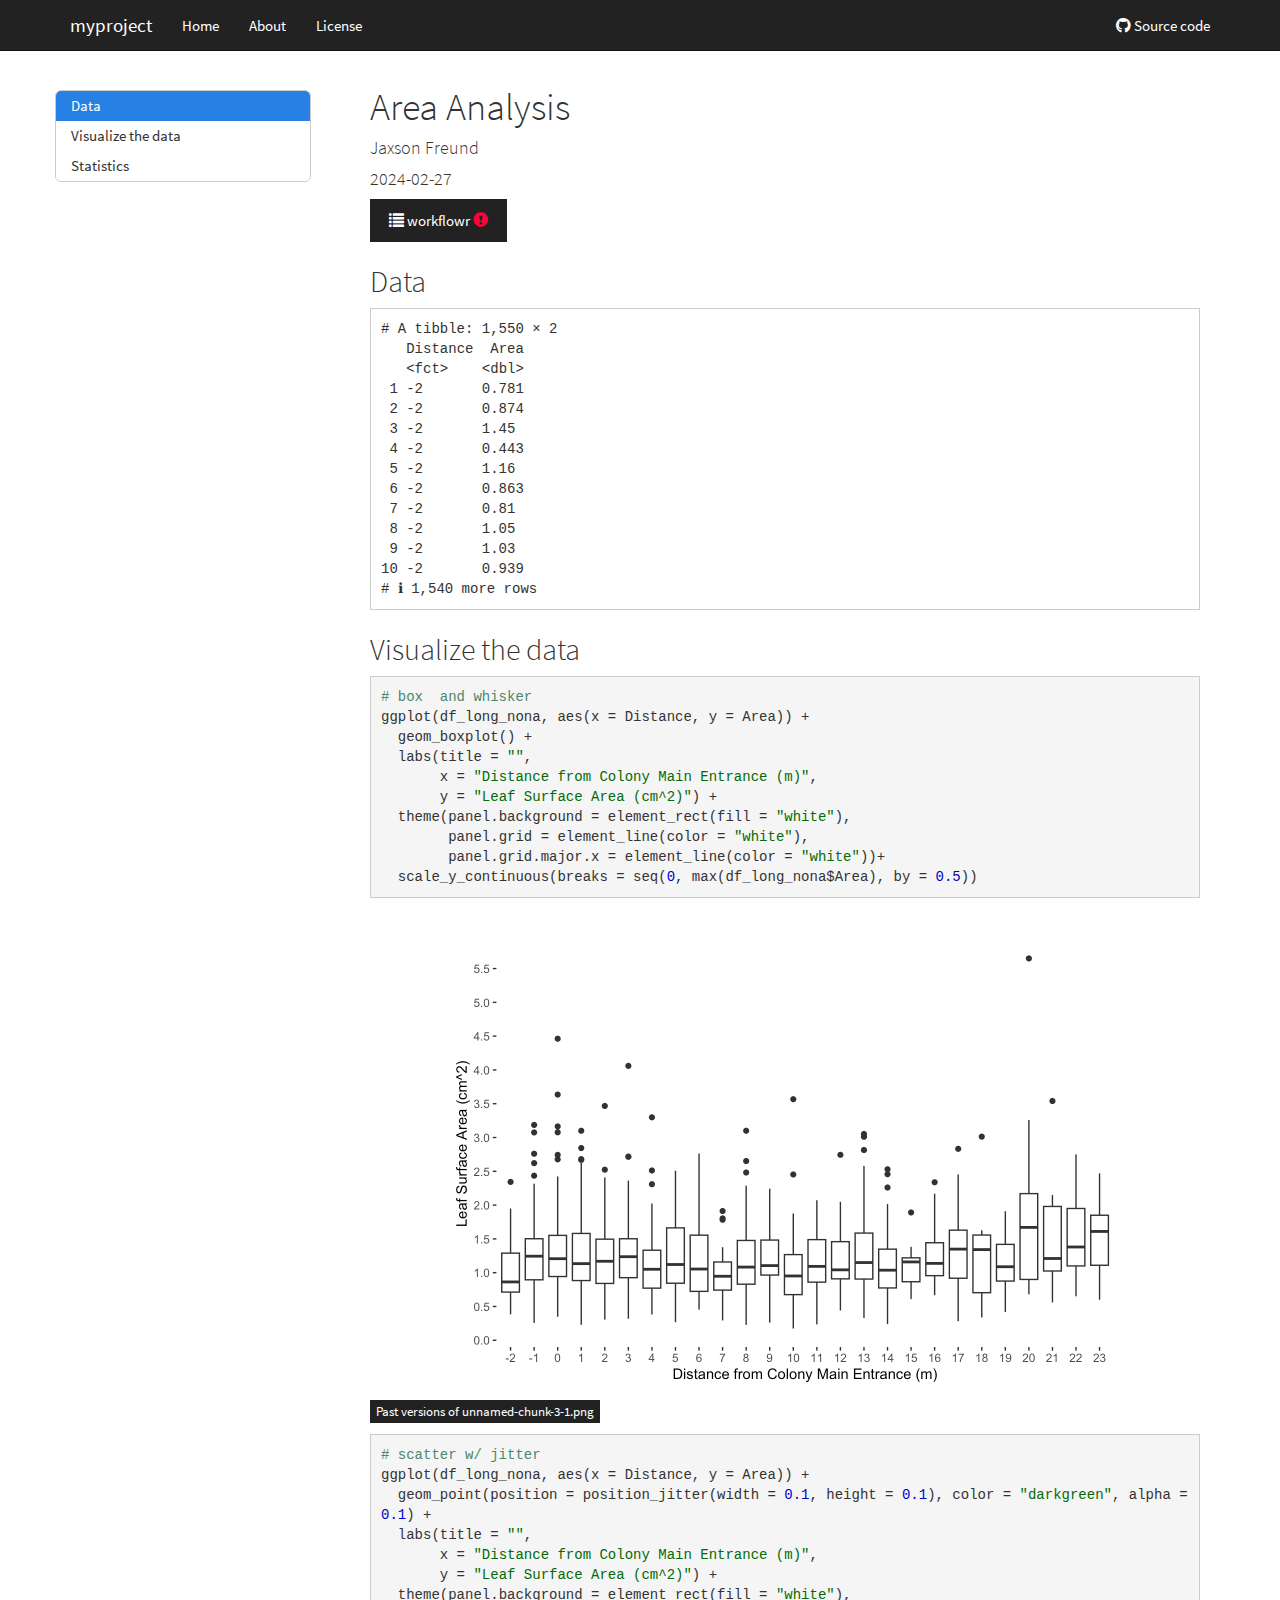
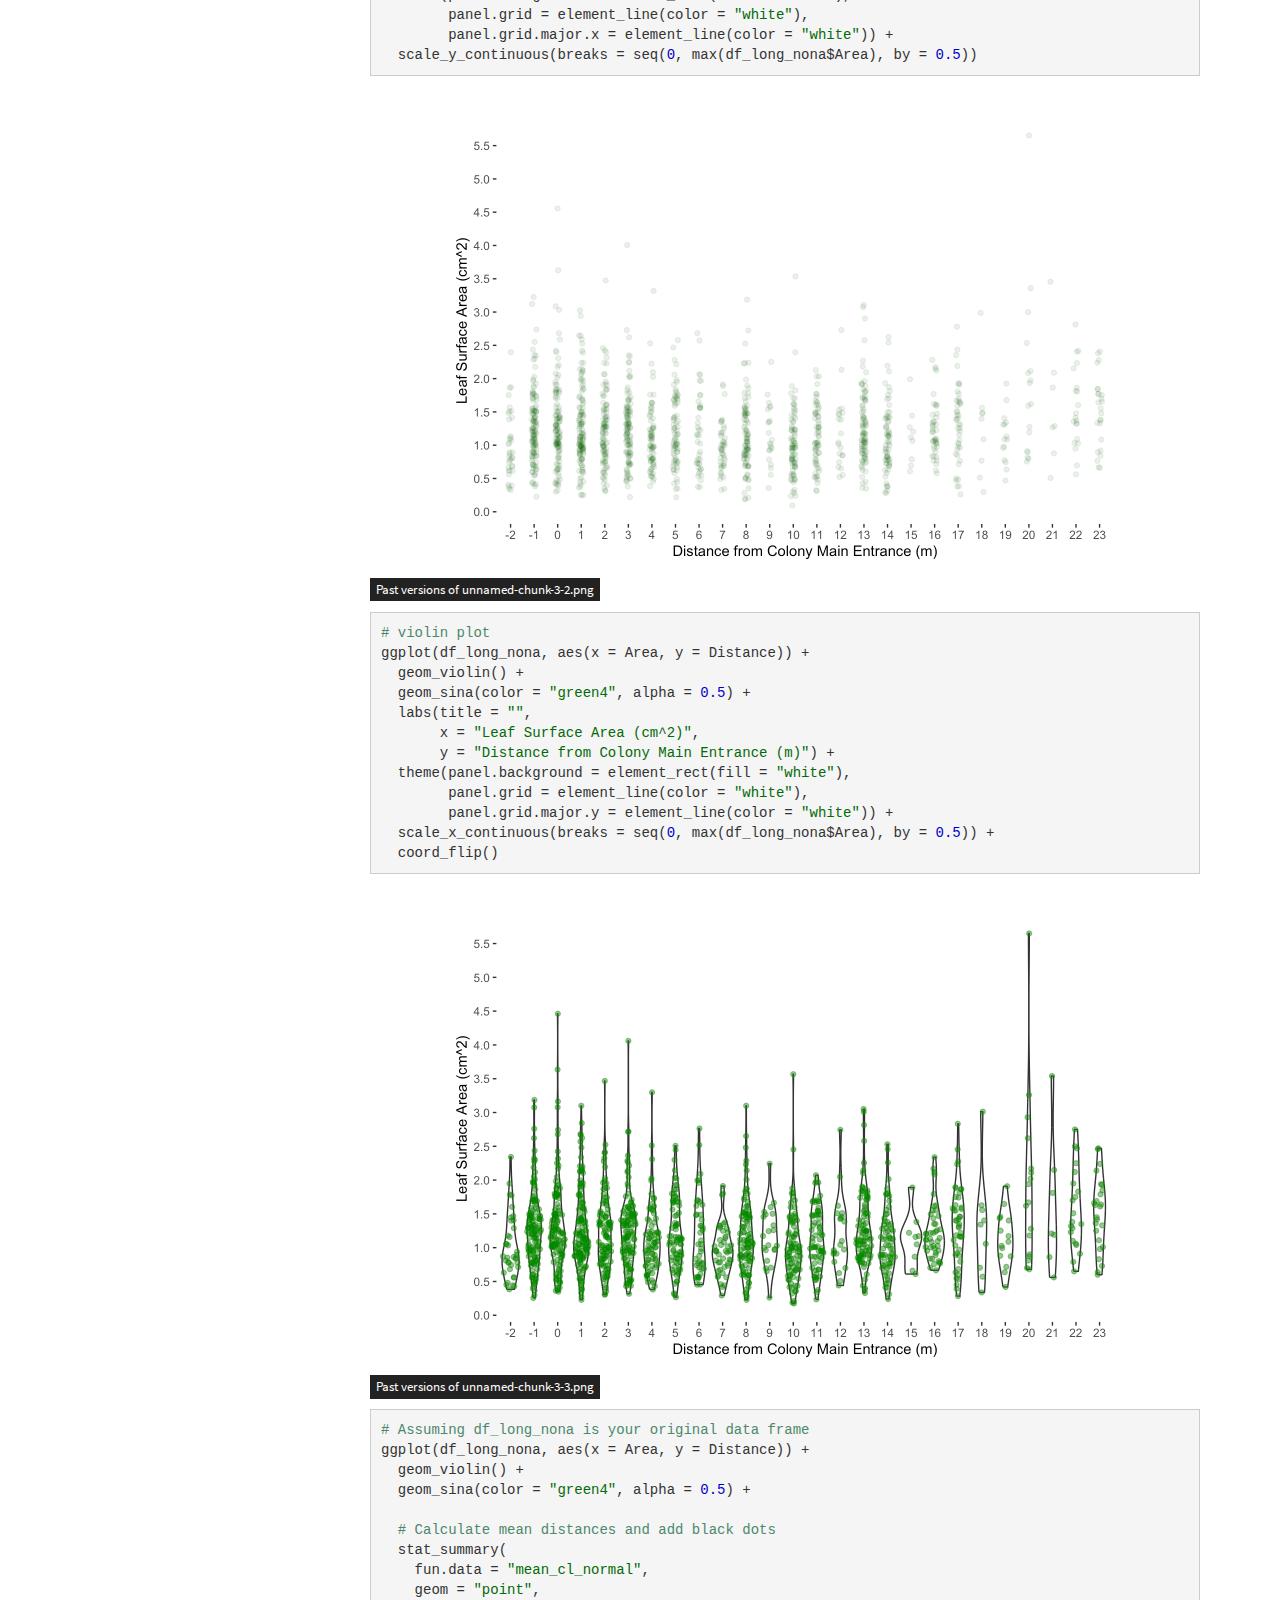
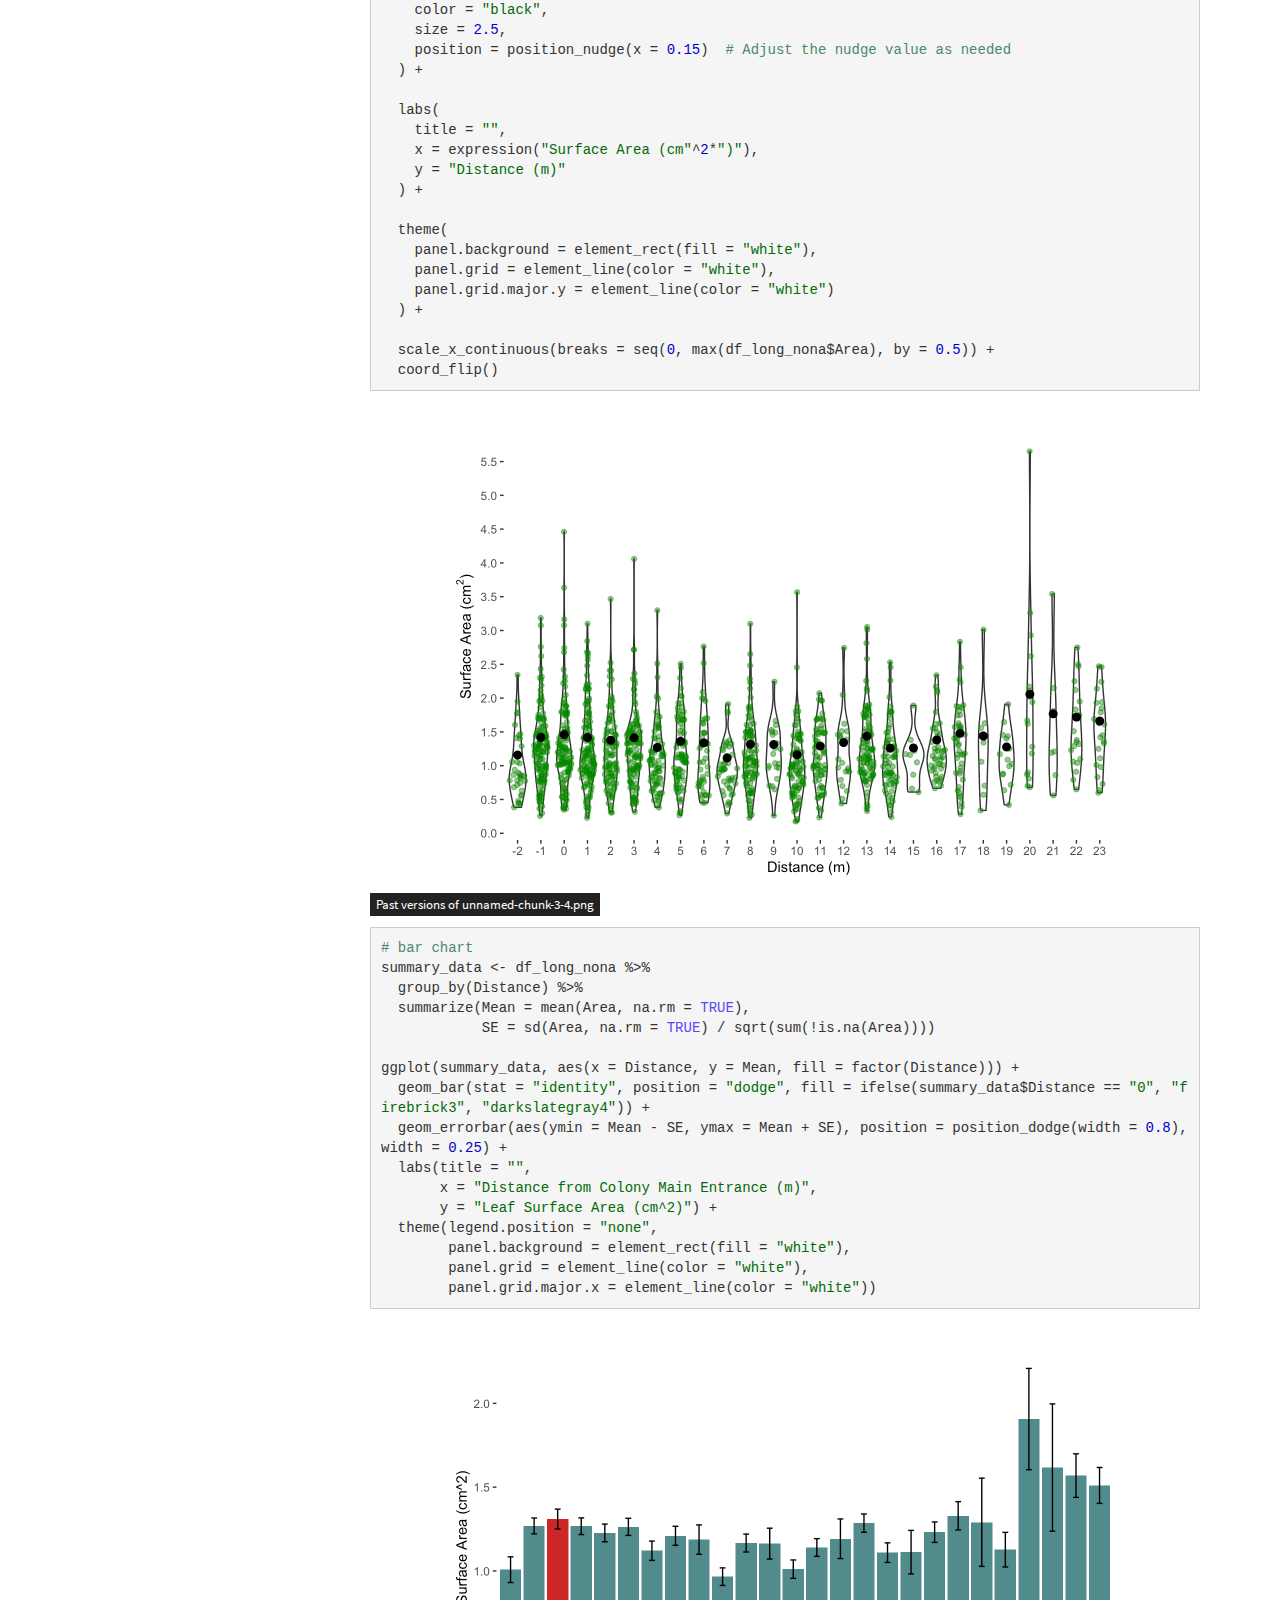
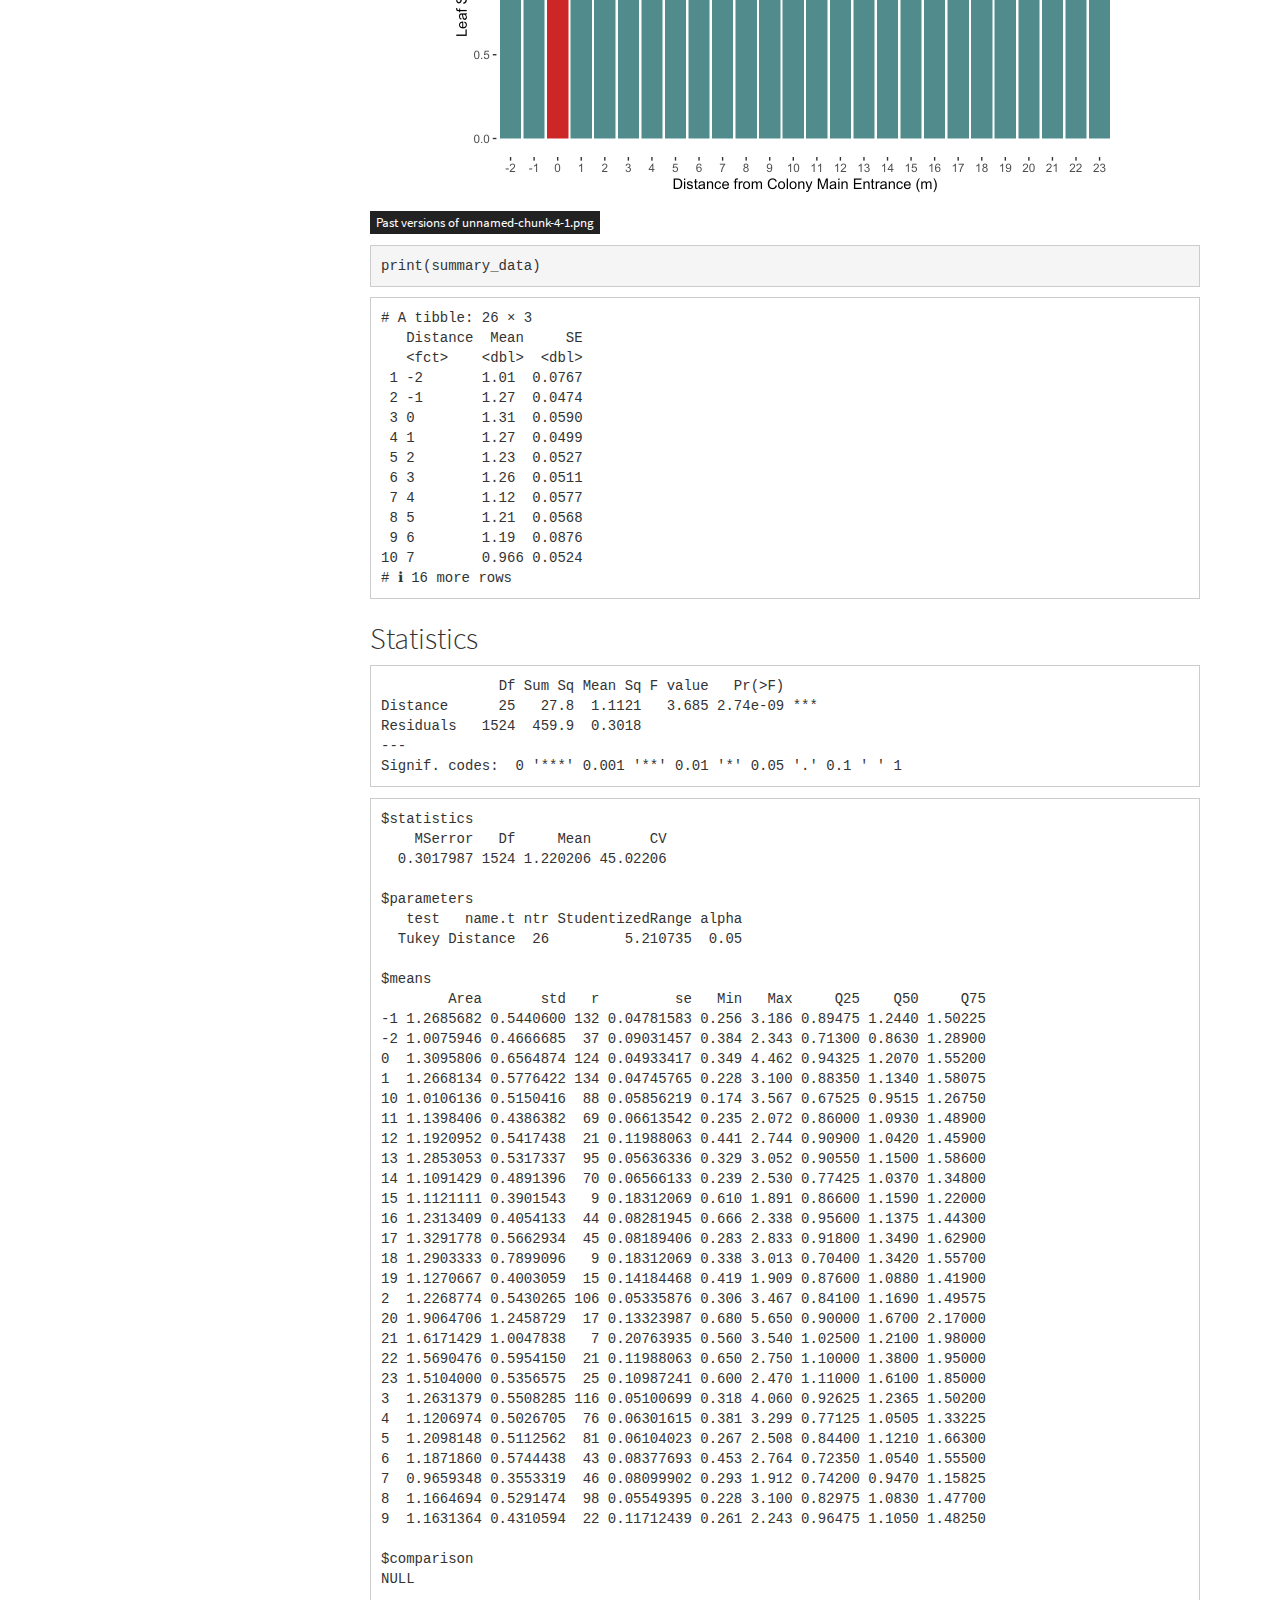
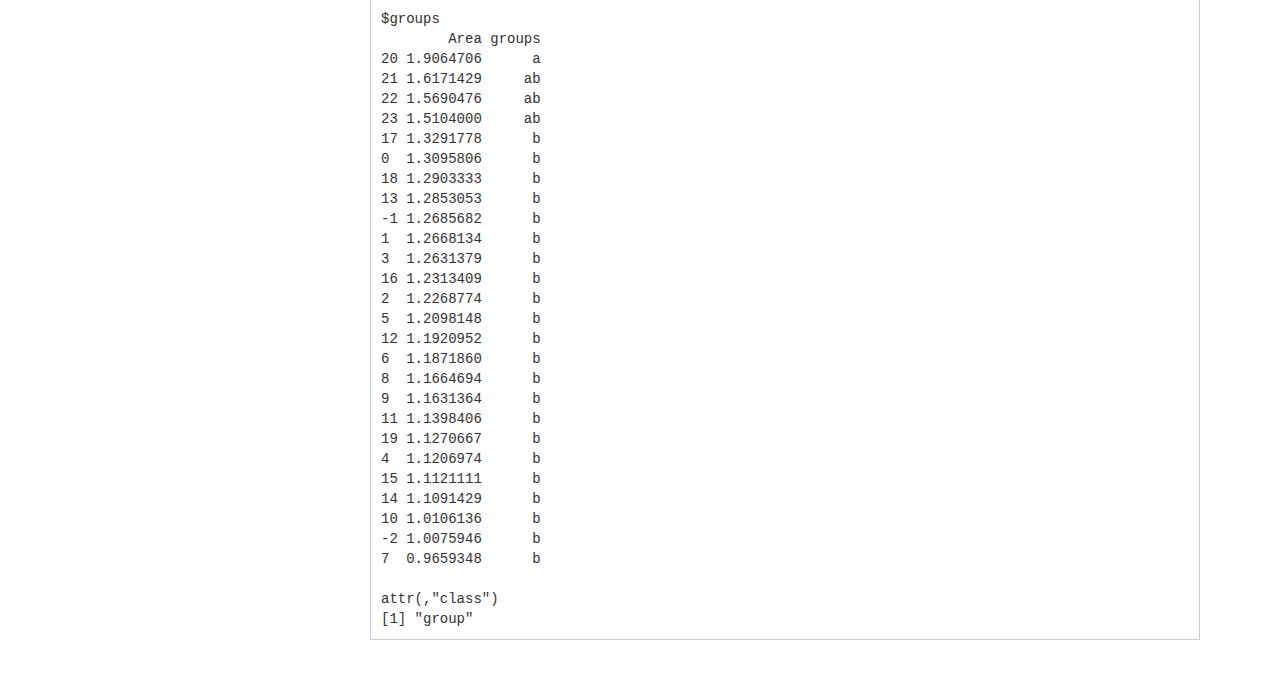
<file: myproject/docs/area_analysis.html>
<!DOCTYPE html>

<html>

<head>

<meta charset="utf-8" />
<meta name="generator" content="pandoc" />
<meta http-equiv="X-UA-Compatible" content="IE=EDGE" />


<meta name="author" content="Jaxson Freund" />

<meta name="date" content="2024-02-27" />

<title>Area Analysis</title>

<script src="site_libs/header-attrs-2.25/header-attrs.js"></script>
<script src="site_libs/jquery-3.6.0/jquery-3.6.0.min.js"></script>
<meta name="viewport" content="width=device-width, initial-scale=1" />
<link href="site_libs/bootstrap-3.3.5/css/cosmo.min.css" rel="stylesheet" />
<script src="site_libs/bootstrap-3.3.5/js/bootstrap.min.js"></script>
<script src="site_libs/bootstrap-3.3.5/shim/html5shiv.min.js"></script>
<script src="site_libs/bootstrap-3.3.5/shim/respond.min.js"></script>
<style>h1 {font-size: 34px;}
       h1.title {font-size: 38px;}
       h2 {font-size: 30px;}
       h3 {font-size: 24px;}
       h4 {font-size: 18px;}
       h5 {font-size: 16px;}
       h6 {font-size: 12px;}
       code {color: inherit; background-color: rgba(0, 0, 0, 0.04);}
       pre:not([class]) { background-color: white }</style>
<script src="site_libs/jqueryui-1.13.2/jquery-ui.min.js"></script>
<link href="site_libs/tocify-1.9.1/jquery.tocify.css" rel="stylesheet" />
<script src="site_libs/tocify-1.9.1/jquery.tocify.js"></script>
<script src="site_libs/navigation-1.1/tabsets.js"></script>
<link href="site_libs/highlightjs-9.12.0/textmate.css" rel="stylesheet" />
<script src="site_libs/highlightjs-9.12.0/highlight.js"></script>
<link href="site_libs/font-awesome-6.4.2/css/all.min.css" rel="stylesheet" />
<link href="site_libs/font-awesome-6.4.2/css/v4-shims.min.css" rel="stylesheet" />

<link rel="icon" href="https://github.com/workflowr/workflowr-assets/raw/main/img/reproducible.png">
<!-- Add a small amount of space between sections. -->
<style type="text/css">
div.section {
  padding-top: 12px;
}
</style>



<style type="text/css">
  code{white-space: pre-wrap;}
  span.smallcaps{font-variant: small-caps;}
  span.underline{text-decoration: underline;}
  div.column{display: inline-block; vertical-align: top; width: 50%;}
  div.hanging-indent{margin-left: 1.5em; text-indent: -1.5em;}
  ul.task-list{list-style: none;}
    </style>

<style type="text/css">code{white-space: pre;}</style>
<script type="text/javascript">
if (window.hljs) {
  hljs.configure({languages: []});
  hljs.initHighlightingOnLoad();
  if (document.readyState && document.readyState === "complete") {
    window.setTimeout(function() { hljs.initHighlighting(); }, 0);
  }
}
</script>









<style type = "text/css">
.main-container {
  max-width: 940px;
  margin-left: auto;
  margin-right: auto;
}
img {
  max-width:100%;
}
.tabbed-pane {
  padding-top: 12px;
}
.html-widget {
  margin-bottom: 20px;
}
button.code-folding-btn:focus {
  outline: none;
}
summary {
  display: list-item;
}
details > summary > p:only-child {
  display: inline;
}
pre code {
  padding: 0;
}
</style>


<style type="text/css">
.dropdown-submenu {
  position: relative;
}
.dropdown-submenu>.dropdown-menu {
  top: 0;
  left: 100%;
  margin-top: -6px;
  margin-left: -1px;
  border-radius: 0 6px 6px 6px;
}
.dropdown-submenu:hover>.dropdown-menu {
  display: block;
}
.dropdown-submenu>a:after {
  display: block;
  content: " ";
  float: right;
  width: 0;
  height: 0;
  border-color: transparent;
  border-style: solid;
  border-width: 5px 0 5px 5px;
  border-left-color: #cccccc;
  margin-top: 5px;
  margin-right: -10px;
}
.dropdown-submenu:hover>a:after {
  border-left-color: #adb5bd;
}
.dropdown-submenu.pull-left {
  float: none;
}
.dropdown-submenu.pull-left>.dropdown-menu {
  left: -100%;
  margin-left: 10px;
  border-radius: 6px 0 6px 6px;
}
</style>

<script type="text/javascript">
// manage active state of menu based on current page
$(document).ready(function () {
  // active menu anchor
  href = window.location.pathname
  href = href.substr(href.lastIndexOf('/') + 1)
  if (href === "")
    href = "index.html";
  var menuAnchor = $('a[href="' + href + '"]');

  // mark the anchor link active (and if it's in a dropdown, also mark that active)
  var dropdown = menuAnchor.closest('li.dropdown');
  if (window.bootstrap) { // Bootstrap 4+
    menuAnchor.addClass('active');
    dropdown.find('> .dropdown-toggle').addClass('active');
  } else { // Bootstrap 3
    menuAnchor.parent().addClass('active');
    dropdown.addClass('active');
  }

  // Navbar adjustments
  var navHeight = $(".navbar").first().height() + 15;
  var style = document.createElement('style');
  var pt = "padding-top: " + navHeight + "px; ";
  var mt = "margin-top: -" + navHeight + "px; ";
  var css = "";
  // offset scroll position for anchor links (for fixed navbar)
  for (var i = 1; i <= 6; i++) {
    css += ".section h" + i + "{ " + pt + mt + "}\n";
  }
  style.innerHTML = "body {" + pt + "padding-bottom: 40px; }\n" + css;
  document.head.appendChild(style);
});
</script>

<!-- tabsets -->

<style type="text/css">
.tabset-dropdown > .nav-tabs {
  display: inline-table;
  max-height: 500px;
  min-height: 44px;
  overflow-y: auto;
  border: 1px solid #ddd;
  border-radius: 4px;
}

.tabset-dropdown > .nav-tabs > li.active:before, .tabset-dropdown > .nav-tabs.nav-tabs-open:before {
  content: "\e259";
  font-family: 'Glyphicons Halflings';
  display: inline-block;
  padding: 10px;
  border-right: 1px solid #ddd;
}

.tabset-dropdown > .nav-tabs.nav-tabs-open > li.active:before {
  content: "\e258";
  font-family: 'Glyphicons Halflings';
  border: none;
}

.tabset-dropdown > .nav-tabs > li.active {
  display: block;
}

.tabset-dropdown > .nav-tabs > li > a,
.tabset-dropdown > .nav-tabs > li > a:focus,
.tabset-dropdown > .nav-tabs > li > a:hover {
  border: none;
  display: inline-block;
  border-radius: 4px;
  background-color: transparent;
}

.tabset-dropdown > .nav-tabs.nav-tabs-open > li {
  display: block;
  float: none;
}

.tabset-dropdown > .nav-tabs > li {
  display: none;
}
</style>

<!-- code folding -->



<style type="text/css">

#TOC {
  margin: 25px 0px 20px 0px;
}
@media (max-width: 768px) {
#TOC {
  position: relative;
  width: 100%;
}
}

@media print {
.toc-content {
  /* see https://github.com/w3c/csswg-drafts/issues/4434 */
  float: right;
}
}

.toc-content {
  padding-left: 30px;
  padding-right: 40px;
}

div.main-container {
  max-width: 1200px;
}

div.tocify {
  width: 20%;
  max-width: 260px;
  max-height: 85%;
}

@media (min-width: 768px) and (max-width: 991px) {
  div.tocify {
    width: 25%;
  }
}

@media (max-width: 767px) {
  div.tocify {
    width: 100%;
    max-width: none;
  }
}

.tocify ul, .tocify li {
  line-height: 20px;
}

.tocify-subheader .tocify-item {
  font-size: 0.90em;
}

.tocify .list-group-item {
  border-radius: 0px;
}


</style>



</head>

<body>


<div class="container-fluid main-container">


<!-- setup 3col/9col grid for toc_float and main content  -->
<div class="row">
<div class="col-xs-12 col-sm-4 col-md-3">
<div id="TOC" class="tocify">
</div>
</div>

<div class="toc-content col-xs-12 col-sm-8 col-md-9">




<div class="navbar navbar-default  navbar-fixed-top" role="navigation">
  <div class="container">
    <div class="navbar-header">
      <button type="button" class="navbar-toggle collapsed" data-toggle="collapse" data-bs-toggle="collapse" data-target="#navbar" data-bs-target="#navbar">
        <span class="icon-bar"></span>
        <span class="icon-bar"></span>
        <span class="icon-bar"></span>
      </button>
      <a class="navbar-brand" href="index.html">myproject</a>
    </div>
    <div id="navbar" class="navbar-collapse collapse">
      <ul class="nav navbar-nav">
        <li>
  <a href="index.html">Home</a>
</li>
<li>
  <a href="about.html">About</a>
</li>
<li>
  <a href="license.html">License</a>
</li>
      </ul>
      <ul class="nav navbar-nav navbar-right">
        <li>
  <a href="https://github.com/jaxmaddix/myproject">
    <span class="fab fa-github"></span>
     
    Source code
  </a>
</li>
      </ul>
    </div><!--/.nav-collapse -->
  </div><!--/.container -->
</div><!--/.navbar -->

<div id="header">



<h1 class="title toc-ignore">Area Analysis</h1>
<h4 class="author">Jaxson Freund</h4>
<h4 class="date">2024-02-27</h4>

</div>


<p>
<button type="button" class="btn btn-default btn-workflowr btn-workflowr-report" data-toggle="collapse" data-target="#workflowr-report">
<span class="glyphicon glyphicon-list" aria-hidden="true"></span>
workflowr <span class="glyphicon glyphicon-exclamation-sign text-danger"
aria-hidden="true"></span>
</button>
</p>
<div id="workflowr-report" class="collapse">
<ul class="nav nav-tabs">
<li class="active">
<a data-toggle="tab" href="#summary">Summary</a>
</li>
<li>
<a data-toggle="tab" href="#checks"> Checks <span
class="glyphicon glyphicon-exclamation-sign text-danger"
aria-hidden="true"></span> </a>
</li>
<li>
<a data-toggle="tab" href="#versions">Past versions</a>
</li>
</ul>
<div class="tab-content">
<div id="summary" class="tab-pane fade in active">
<p>
<strong>Last updated:</strong> 2024-04-08
</p>
<p>
<strong>Checks:</strong> <span
class="glyphicon glyphicon-ok text-success" aria-hidden="true"></span> 1
<span class="glyphicon glyphicon-exclamation-sign text-danger"
aria-hidden="true"></span> 1
</p>
<p>
<strong>Knit directory:</strong> <code>myproject/</code> <span
class="glyphicon glyphicon-question-sign" aria-hidden="true"
title="This is the local directory in which the code in this file was executed.">
</span>
</p>
<p>
This reproducible <a href="https://rmarkdown.rstudio.com">R Markdown</a>
analysis was created with <a
  href="https://github.com/workflowr/workflowr">workflowr</a> (version
1.7.1). The <em>Checks</em> tab describes the reproducibility checks
that were applied when the results were created. The <em>Past
versions</em> tab lists the development history.
</p>
<hr>
</div>
<div id="checks" class="tab-pane fade">
<div id="workflowr-checks" class="panel-group">
<div class="panel panel-default">
<div class="panel-heading">
<p class="panel-title">
<a data-toggle="collapse" data-parent="#workflowr-checks" href="#strongRMarkdownfilestronguncommittedchanges">
<span class="glyphicon glyphicon-exclamation-sign text-danger"
aria-hidden="true"></span> <strong>R Markdown file:</strong> uncommitted
changes </a>
</p>
</div>
<div id="strongRMarkdownfilestronguncommittedchanges"
class="panel-collapse collapse">
<div class="panel-body">
<p>The R Markdown file has unstaged changes. To know which version of
the R Markdown file created these results, you’ll want to first commit
it to the Git repo. If you’re still working on the analysis, you can
ignore this warning. When you’re finished, you can run
<code>wflow_publish</code> to commit the R Markdown file and build the
HTML.</p>
</div>
</div>
</div>
<div class="panel panel-default">
<div class="panel-heading">
<p class="panel-title">
<a data-toggle="collapse" data-parent="#workflowr-checks" href="#strongRepositoryversionstrongahrefhttpsgithubcomjaxmaddixmyprojecttreedca509d2301aa7d71e6e7829742bb725d55488d5targetblankdca509da">
<span class="glyphicon glyphicon-ok text-success"
aria-hidden="true"></span> <strong>Repository version:</strong>
<a href="https://github.com/jaxmaddix/myproject/tree/dca509d2301aa7d71e6e7829742bb725d55488d5" target="_blank">dca509d</a>
</a>
</p>
</div>
<div
id="strongRepositoryversionstrongahrefhttpsgithubcomjaxmaddixmyprojecttreedca509d2301aa7d71e6e7829742bb725d55488d5targetblankdca509da"
class="panel-collapse collapse">
<div class="panel-body">
<p>
Great! You are using Git for version control. Tracking code development
and connecting the code version to the results is critical for
reproducibility.
</p>
<p>
The results in this page were generated with repository version
<a href="https://github.com/jaxmaddix/myproject/tree/dca509d2301aa7d71e6e7829742bb725d55488d5" target="_blank">dca509d</a>.
See the <em>Past versions</em> tab to see a history of the changes made
to the R Markdown and HTML files.
</p>
<p>
Note that you need to be careful to ensure that all relevant files for
the analysis have been committed to Git prior to generating the results
(you can use <code>wflow_publish</code> or
<code>wflow_git_commit</code>). workflowr only checks the R Markdown
file, but you know if there are other scripts or data files that it
depends on. Below is the status of the Git repository when the results
were generated:
</p>
<pre><code>
Ignored files:
    Ignored:    .DS_Store
    Ignored:    .Rhistory
    Ignored:    .Rproj.user/
    Ignored:    myproject/.DS_Store
    Ignored:    myproject/.Rhistory
    Ignored:    myproject/.Rproj.user/

Untracked files:
    Untracked:  myproject/chart_edits.html
    Untracked:  myproject/chart_edits.qmd
    Untracked:  myproject/chart_edits_files/

Unstaged changes:
    Modified:   myproject/analysis/area_analysis.Rmd
    Modified:   myproject/analysis/index.Rmd
    Modified:   myproject/analysis/quadrat_analysis.Rmd

</code></pre>
<p>
Note that any generated files, e.g. HTML, png, CSS, etc., are not
included in this status report because it is ok for generated content to
have uncommitted changes.
</p>
</div>
</div>
</div>
</div>
<hr>
</div>
<div id="versions" class="tab-pane fade">

<p>
These are the previous versions of the repository in which changes were
made to the R Markdown
(<code>myproject/analysis/area_analysis.Rmd</code>) and HTML
(<code>myproject/docs/area_analysis.html</code>) files. If you’ve
configured a remote Git repository (see <code>?wflow_git_remote</code>),
click on the hyperlinks in the table below to view the files as they
were in that past version.
</p>
<div class="table-responsive">
<table class="table table-condensed table-hover">
<thead>
<tr>
<th>
File
</th>
<th>
Version
</th>
<th>
Author
</th>
<th>
Date
</th>
<th>
Message
</th>
</tr>
</thead>
<tbody>
<tr>
<td>
Rmd
</td>
<td>
<a href="https://github.com/jaxmaddix/myproject/blob/fdb413bc96d2e190415d5e3422c35fa5aa6cde33/myproject/analysis/area_analysis.Rmd" target="_blank">fdb413b</a>
</td>
<td>
Jaxson Freund
</td>
<td>
2024-03-14
</td>
<td>
R
</td>
</tr>
<tr>
<td>
html
</td>
<td>
<a href="https://rawcdn.githack.com/jaxmaddix/myproject/fdb413bc96d2e190415d5e3422c35fa5aa6cde33/myproject/docs/area_analysis.html" target="_blank">fdb413b</a>
</td>
<td>
Jaxson Freund
</td>
<td>
2024-03-14
</td>
<td>
R
</td>
</tr>
<tr>
<td>
html
</td>
<td>
<a href="https://rawcdn.githack.com/jaxmaddix/myproject/bf24e07d48cba838d3ef6114094d1b40f222484a/myproject/docs/area_analysis.html" target="_blank">bf24e07</a>
</td>
<td>
Jaxson Freund
</td>
<td>
2024-02-29
</td>
<td>
Build site.
</td>
</tr>
<tr>
<td>
Rmd
</td>
<td>
<a href="https://github.com/jaxmaddix/myproject/blob/92a22610e8c18b25834ee8aa779ff28287266a7e/myproject/analysis/area_analysis.Rmd" target="_blank">92a2261</a>
</td>
<td>
Jaxson Freund
</td>
<td>
2024-02-29
</td>
<td>
wflow_publish(all = TRUE)
</td>
</tr>
<tr>
<td>
Rmd
</td>
<td>
<a href="https://github.com/jaxmaddix/myproject/blob/056c039747a64033296d495cdf3718eaaee1d23b/myproject/analysis/area_analysis.Rmd" target="_blank">056c039</a>
</td>
<td>
Jaxson Freund
</td>
<td>
2024-02-27
</td>
<td>
R
</td>
</tr>
<tr>
<td>
html
</td>
<td>
<a href="https://rawcdn.githack.com/jaxmaddix/myproject/056c039747a64033296d495cdf3718eaaee1d23b/myproject/docs/area_analysis.html" target="_blank">056c039</a>
</td>
<td>
Jaxson Freund
</td>
<td>
2024-02-27
</td>
<td>
R
</td>
</tr>
</tbody>
</table>
</div>
<hr>
</div>
</div>
</div>
<div id="data" class="section level2">
<h2>Data</h2>
<pre><code># A tibble: 1,550 × 2
   Distance  Area
   &lt;fct&gt;    &lt;dbl&gt;
 1 -2       0.781
 2 -2       0.874
 3 -2       1.45 
 4 -2       0.443
 5 -2       1.16 
 6 -2       0.863
 7 -2       0.81 
 8 -2       1.05 
 9 -2       1.03 
10 -2       0.939
# ℹ 1,540 more rows</code></pre>
</div>
<div id="visualize-the-data" class="section level2">
<h2>Visualize the data</h2>
<pre class="r"><code># box  and whisker
ggplot(df_long_nona, aes(x = Distance, y = Area)) +
  geom_boxplot() +
  labs(title = &quot;&quot;,
       x = &quot;Distance from Colony Main Entrance (m)&quot;,
       y = &quot;Leaf Surface Area (cm^2)&quot;) +
  theme(panel.background = element_rect(fill = &quot;white&quot;),
        panel.grid = element_line(color = &quot;white&quot;),
        panel.grid.major.x = element_line(color = &quot;white&quot;))+
  scale_y_continuous(breaks = seq(0, max(df_long_nona$Area), by = 0.5))</code></pre>
<p><img src="figure/area_analysis.Rmd/unnamed-chunk-3-1.png" width="672" style="display: block; margin: auto;" /></p>
<p>
<button type="button" class="btn btn-default btn-xs btn-workflowr btn-workflowr-fig" data-toggle="collapse" data-target="#fig-unnamed-chunk-3-1">
Past versions of unnamed-chunk-3-1.png
</button>
</p>
<div id="fig-unnamed-chunk-3-1" class="collapse">
<div class="table-responsive">
<table class="table table-condensed table-hover">
<thead>
<tr>
<th>
Version
</th>
<th>
Author
</th>
<th>
Date
</th>
</tr>
</thead>
<tbody>
<tr>
<td>
<a href="https://github.com/jaxmaddix/myproject/blob/bf24e07d48cba838d3ef6114094d1b40f222484a/myproject/docs/figure/area_analysis.Rmd/unnamed-chunk-3-1.png" target="_blank">bf24e07</a>
</td>
<td>
Jaxson Freund
</td>
<td>
2024-02-29
</td>
</tr>
</tbody>
</table>
</div>
</div>
<pre class="r"><code># scatter w/ jitter
ggplot(df_long_nona, aes(x = Distance, y = Area)) +
  geom_point(position = position_jitter(width = 0.1, height = 0.1), color = &quot;darkgreen&quot;, alpha = 0.1) +
  labs(title = &quot;&quot;,
       x = &quot;Distance from Colony Main Entrance (m)&quot;,
       y = &quot;Leaf Surface Area (cm^2)&quot;) +
  theme(panel.background = element_rect(fill = &quot;white&quot;),
        panel.grid = element_line(color = &quot;white&quot;),
        panel.grid.major.x = element_line(color = &quot;white&quot;)) +
  scale_y_continuous(breaks = seq(0, max(df_long_nona$Area), by = 0.5))</code></pre>
<p><img src="figure/area_analysis.Rmd/unnamed-chunk-3-2.png" width="672" style="display: block; margin: auto;" /></p>
<p>
<button type="button" class="btn btn-default btn-xs btn-workflowr btn-workflowr-fig" data-toggle="collapse" data-target="#fig-unnamed-chunk-3-2">
Past versions of unnamed-chunk-3-2.png
</button>
</p>
<div id="fig-unnamed-chunk-3-2" class="collapse">
<div class="table-responsive">
<table class="table table-condensed table-hover">
<thead>
<tr>
<th>
Version
</th>
<th>
Author
</th>
<th>
Date
</th>
</tr>
</thead>
<tbody>
<tr>
<td>
<a href="https://github.com/jaxmaddix/myproject/blob/fdb413bc96d2e190415d5e3422c35fa5aa6cde33/myproject/docs/figure/area_analysis.Rmd/unnamed-chunk-3-2.png" target="_blank">fdb413b</a>
</td>
<td>
Jaxson Freund
</td>
<td>
2024-03-14
</td>
</tr>
<tr>
<td>
<a href="https://github.com/jaxmaddix/myproject/blob/bf24e07d48cba838d3ef6114094d1b40f222484a/myproject/docs/figure/area_analysis.Rmd/unnamed-chunk-3-2.png" target="_blank">bf24e07</a>
</td>
<td>
Jaxson Freund
</td>
<td>
2024-02-29
</td>
</tr>
</tbody>
</table>
</div>
</div>
<pre class="r"><code># violin plot
ggplot(df_long_nona, aes(x = Area, y = Distance)) +
  geom_violin() +
  geom_sina(color = &quot;green4&quot;, alpha = 0.5) +  
  labs(title = &quot;&quot;,
       x = &quot;Leaf Surface Area (cm^2)&quot;,
       y = &quot;Distance from Colony Main Entrance (m)&quot;) +
  theme(panel.background = element_rect(fill = &quot;white&quot;),
        panel.grid = element_line(color = &quot;white&quot;),
        panel.grid.major.y = element_line(color = &quot;white&quot;)) +
  scale_x_continuous(breaks = seq(0, max(df_long_nona$Area), by = 0.5)) +
  coord_flip()</code></pre>
<p><img src="figure/area_analysis.Rmd/unnamed-chunk-3-3.png" width="672" style="display: block; margin: auto;" /></p>
<p>
<button type="button" class="btn btn-default btn-xs btn-workflowr btn-workflowr-fig" data-toggle="collapse" data-target="#fig-unnamed-chunk-3-3">
Past versions of unnamed-chunk-3-3.png
</button>
</p>
<div id="fig-unnamed-chunk-3-3" class="collapse">
<div class="table-responsive">
<table class="table table-condensed table-hover">
<thead>
<tr>
<th>
Version
</th>
<th>
Author
</th>
<th>
Date
</th>
</tr>
</thead>
<tbody>
<tr>
<td>
<a href="https://github.com/jaxmaddix/myproject/blob/fdb413bc96d2e190415d5e3422c35fa5aa6cde33/myproject/docs/figure/area_analysis.Rmd/unnamed-chunk-3-3.png" target="_blank">fdb413b</a>
</td>
<td>
Jaxson Freund
</td>
<td>
2024-03-14
</td>
</tr>
<tr>
<td>
<a href="https://github.com/jaxmaddix/myproject/blob/bf24e07d48cba838d3ef6114094d1b40f222484a/myproject/docs/figure/area_analysis.Rmd/unnamed-chunk-3-3.png" target="_blank">bf24e07</a>
</td>
<td>
Jaxson Freund
</td>
<td>
2024-02-29
</td>
</tr>
</tbody>
</table>
</div>
</div>
<pre class="r"><code># Assuming df_long_nona is your original data frame
ggplot(df_long_nona, aes(x = Area, y = Distance)) +
  geom_violin() +
  geom_sina(color = &quot;green4&quot;, alpha = 0.5) +
  
  # Calculate mean distances and add black dots
  stat_summary(
    fun.data = &quot;mean_cl_normal&quot;,
    geom = &quot;point&quot;,
    color = &quot;black&quot;,
    size = 2.5,
    position = position_nudge(x = 0.15)  # Adjust the nudge value as needed
  ) +
  
  labs(
    title = &quot;&quot;,
    x = expression(&quot;Surface Area (cm&quot;^2*&quot;)&quot;),
    y = &quot;Distance (m)&quot;
  ) +
  
  theme(
    panel.background = element_rect(fill = &quot;white&quot;),
    panel.grid = element_line(color = &quot;white&quot;),
    panel.grid.major.y = element_line(color = &quot;white&quot;)
  ) +
  
  scale_x_continuous(breaks = seq(0, max(df_long_nona$Area), by = 0.5)) +
  coord_flip()</code></pre>
<p><img src="figure/area_analysis.Rmd/unnamed-chunk-3-4.png" width="672" style="display: block; margin: auto;" /></p>
<p>
<button type="button" class="btn btn-default btn-xs btn-workflowr btn-workflowr-fig" data-toggle="collapse" data-target="#fig-unnamed-chunk-3-4">
Past versions of unnamed-chunk-3-4.png
</button>
</p>
<div id="fig-unnamed-chunk-3-4" class="collapse">
<div class="table-responsive">
<table class="table table-condensed table-hover">
<thead>
<tr>
<th>
Version
</th>
<th>
Author
</th>
<th>
Date
</th>
</tr>
</thead>
<tbody>
<tr>
<td>
<a href="https://github.com/jaxmaddix/myproject/blob/fdb413bc96d2e190415d5e3422c35fa5aa6cde33/myproject/docs/figure/area_analysis.Rmd/unnamed-chunk-3-4.png" target="_blank">fdb413b</a>
</td>
<td>
Jaxson Freund
</td>
<td>
2024-03-14
</td>
</tr>
<tr>
<td>
<a href="https://github.com/jaxmaddix/myproject/blob/bf24e07d48cba838d3ef6114094d1b40f222484a/myproject/docs/figure/area_analysis.Rmd/unnamed-chunk-3-4.png" target="_blank">bf24e07</a>
</td>
<td>
Jaxson Freund
</td>
<td>
2024-02-29
</td>
</tr>
</tbody>
</table>
</div>
</div>
<pre class="r"><code># bar chart
summary_data &lt;- df_long_nona %&gt;%
  group_by(Distance) %&gt;%
  summarize(Mean = mean(Area, na.rm = TRUE),
            SE = sd(Area, na.rm = TRUE) / sqrt(sum(!is.na(Area))))

ggplot(summary_data, aes(x = Distance, y = Mean, fill = factor(Distance))) +
  geom_bar(stat = &quot;identity&quot;, position = &quot;dodge&quot;, fill = ifelse(summary_data$Distance == &quot;0&quot;, &quot;firebrick3&quot;, &quot;darkslategray4&quot;)) +
  geom_errorbar(aes(ymin = Mean - SE, ymax = Mean + SE), position = position_dodge(width = 0.8), width = 0.25) +
  labs(title = &quot;&quot;,
       x = &quot;Distance from Colony Main Entrance (m)&quot;,
       y = &quot;Leaf Surface Area (cm^2)&quot;) +
  theme(legend.position = &quot;none&quot;,
        panel.background = element_rect(fill = &quot;white&quot;),
        panel.grid = element_line(color = &quot;white&quot;),
        panel.grid.major.x = element_line(color = &quot;white&quot;))</code></pre>
<p><img src="figure/area_analysis.Rmd/unnamed-chunk-4-1.png" width="672" style="display: block; margin: auto;" /></p>
<p>
<button type="button" class="btn btn-default btn-xs btn-workflowr btn-workflowr-fig" data-toggle="collapse" data-target="#fig-unnamed-chunk-4-1">
Past versions of unnamed-chunk-4-1.png
</button>
</p>
<div id="fig-unnamed-chunk-4-1" class="collapse">
<div class="table-responsive">
<table class="table table-condensed table-hover">
<thead>
<tr>
<th>
Version
</th>
<th>
Author
</th>
<th>
Date
</th>
</tr>
</thead>
<tbody>
<tr>
<td>
<a href="https://github.com/jaxmaddix/myproject/blob/fdb413bc96d2e190415d5e3422c35fa5aa6cde33/myproject/docs/figure/area_analysis.Rmd/unnamed-chunk-4-1.png" target="_blank">fdb413b</a>
</td>
<td>
Jaxson Freund
</td>
<td>
2024-03-14
</td>
</tr>
</tbody>
</table>
</div>
</div>
<pre class="r"><code>print(summary_data)</code></pre>
<pre><code># A tibble: 26 × 3
   Distance  Mean     SE
   &lt;fct&gt;    &lt;dbl&gt;  &lt;dbl&gt;
 1 -2       1.01  0.0767
 2 -1       1.27  0.0474
 3 0        1.31  0.0590
 4 1        1.27  0.0499
 5 2        1.23  0.0527
 6 3        1.26  0.0511
 7 4        1.12  0.0577
 8 5        1.21  0.0568
 9 6        1.19  0.0876
10 7        0.966 0.0524
# ℹ 16 more rows</code></pre>
</div>
<div id="statistics" class="section level2">
<h2>Statistics</h2>
<pre><code>              Df Sum Sq Mean Sq F value   Pr(&gt;F)    
Distance      25   27.8  1.1121   3.685 2.74e-09 ***
Residuals   1524  459.9  0.3018                     
---
Signif. codes:  0 &#39;***&#39; 0.001 &#39;**&#39; 0.01 &#39;*&#39; 0.05 &#39;.&#39; 0.1 &#39; &#39; 1</code></pre>
<pre><code>$statistics
    MSerror   Df     Mean       CV
  0.3017987 1524 1.220206 45.02206

$parameters
   test   name.t ntr StudentizedRange alpha
  Tukey Distance  26         5.210735  0.05

$means
        Area       std   r         se   Min   Max     Q25    Q50     Q75
-1 1.2685682 0.5440600 132 0.04781583 0.256 3.186 0.89475 1.2440 1.50225
-2 1.0075946 0.4666685  37 0.09031457 0.384 2.343 0.71300 0.8630 1.28900
0  1.3095806 0.6564874 124 0.04933417 0.349 4.462 0.94325 1.2070 1.55200
1  1.2668134 0.5776422 134 0.04745765 0.228 3.100 0.88350 1.1340 1.58075
10 1.0106136 0.5150416  88 0.05856219 0.174 3.567 0.67525 0.9515 1.26750
11 1.1398406 0.4386382  69 0.06613542 0.235 2.072 0.86000 1.0930 1.48900
12 1.1920952 0.5417438  21 0.11988063 0.441 2.744 0.90900 1.0420 1.45900
13 1.2853053 0.5317337  95 0.05636336 0.329 3.052 0.90550 1.1500 1.58600
14 1.1091429 0.4891396  70 0.06566133 0.239 2.530 0.77425 1.0370 1.34800
15 1.1121111 0.3901543   9 0.18312069 0.610 1.891 0.86600 1.1590 1.22000
16 1.2313409 0.4054133  44 0.08281945 0.666 2.338 0.95600 1.1375 1.44300
17 1.3291778 0.5662934  45 0.08189406 0.283 2.833 0.91800 1.3490 1.62900
18 1.2903333 0.7899096   9 0.18312069 0.338 3.013 0.70400 1.3420 1.55700
19 1.1270667 0.4003059  15 0.14184468 0.419 1.909 0.87600 1.0880 1.41900
2  1.2268774 0.5430265 106 0.05335876 0.306 3.467 0.84100 1.1690 1.49575
20 1.9064706 1.2458729  17 0.13323987 0.680 5.650 0.90000 1.6700 2.17000
21 1.6171429 1.0047838   7 0.20763935 0.560 3.540 1.02500 1.2100 1.98000
22 1.5690476 0.5954150  21 0.11988063 0.650 2.750 1.10000 1.3800 1.95000
23 1.5104000 0.5356575  25 0.10987241 0.600 2.470 1.11000 1.6100 1.85000
3  1.2631379 0.5508285 116 0.05100699 0.318 4.060 0.92625 1.2365 1.50200
4  1.1206974 0.5026705  76 0.06301615 0.381 3.299 0.77125 1.0505 1.33225
5  1.2098148 0.5112562  81 0.06104023 0.267 2.508 0.84400 1.1210 1.66300
6  1.1871860 0.5744438  43 0.08377693 0.453 2.764 0.72350 1.0540 1.55500
7  0.9659348 0.3553319  46 0.08099902 0.293 1.912 0.74200 0.9470 1.15825
8  1.1664694 0.5291474  98 0.05549395 0.228 3.100 0.82975 1.0830 1.47700
9  1.1631364 0.4310594  22 0.11712439 0.261 2.243 0.96475 1.1050 1.48250

$comparison
NULL

$groups
        Area groups
20 1.9064706      a
21 1.6171429     ab
22 1.5690476     ab
23 1.5104000     ab
17 1.3291778      b
0  1.3095806      b
18 1.2903333      b
13 1.2853053      b
-1 1.2685682      b
1  1.2668134      b
3  1.2631379      b
16 1.2313409      b
2  1.2268774      b
5  1.2098148      b
12 1.1920952      b
6  1.1871860      b
8  1.1664694      b
9  1.1631364      b
11 1.1398406      b
19 1.1270667      b
4  1.1206974      b
15 1.1121111      b
14 1.1091429      b
10 1.0106136      b
-2 1.0075946      b
7  0.9659348      b

attr(,&quot;class&quot;)
[1] &quot;group&quot;</code></pre>
</div>


<!-- Adjust MathJax settings so that all math formulae are shown using
TeX fonts only; see
https://docs.mathjax.org/en/latest/web/configuration.html. This will make
the presentation more consistent at the cost of the webpage sometimes
taking slightly longer to load. Note that this only works because the
footer is added to webpages before the MathJax javascript. -->
<script type="text/x-mathjax-config">
  MathJax.Hub.Config({
    "HTML-CSS": { availableFonts: ["TeX"] }
  });
</script>




</div>
</div>

</div>

<script>

// add bootstrap table styles to pandoc tables
function bootstrapStylePandocTables() {
  $('tr.odd').parent('tbody').parent('table').addClass('table table-condensed');
}
$(document).ready(function () {
  bootstrapStylePandocTables();
});


</script>

<!-- tabsets -->

<script>
$(document).ready(function () {
  window.buildTabsets("TOC");
});

$(document).ready(function () {
  $('.tabset-dropdown > .nav-tabs > li').click(function () {
    $(this).parent().toggleClass('nav-tabs-open');
  });
});
</script>

<!-- code folding -->

<script>
$(document).ready(function ()  {

    // temporarily add toc-ignore selector to headers for the consistency with Pandoc
    $('.unlisted.unnumbered').addClass('toc-ignore')

    // move toc-ignore selectors from section div to header
    $('div.section.toc-ignore')
        .removeClass('toc-ignore')
        .children('h1,h2,h3,h4,h5').addClass('toc-ignore');

    // establish options
    var options = {
      selectors: "h1,h2,h3",
      theme: "bootstrap3",
      context: '.toc-content',
      hashGenerator: function (text) {
        return text.replace(/[.\\/?&!#<>]/g, '').replace(/\s/g, '_');
      },
      ignoreSelector: ".toc-ignore",
      scrollTo: 0
    };
    options.showAndHide = true;
    options.smoothScroll = true;

    // tocify
    var toc = $("#TOC").tocify(options).data("toc-tocify");
});
</script>

<!-- dynamically load mathjax for compatibility with self-contained -->
<script>
  (function () {
    var script = document.createElement("script");
    script.type = "text/javascript";
    script.src  = "https://mathjax.rstudio.com/latest/MathJax.js?config=TeX-AMS-MML_HTMLorMML";
    document.getElementsByTagName("head")[0].appendChild(script);
  })();
</script>

</body>
</html>
</file>
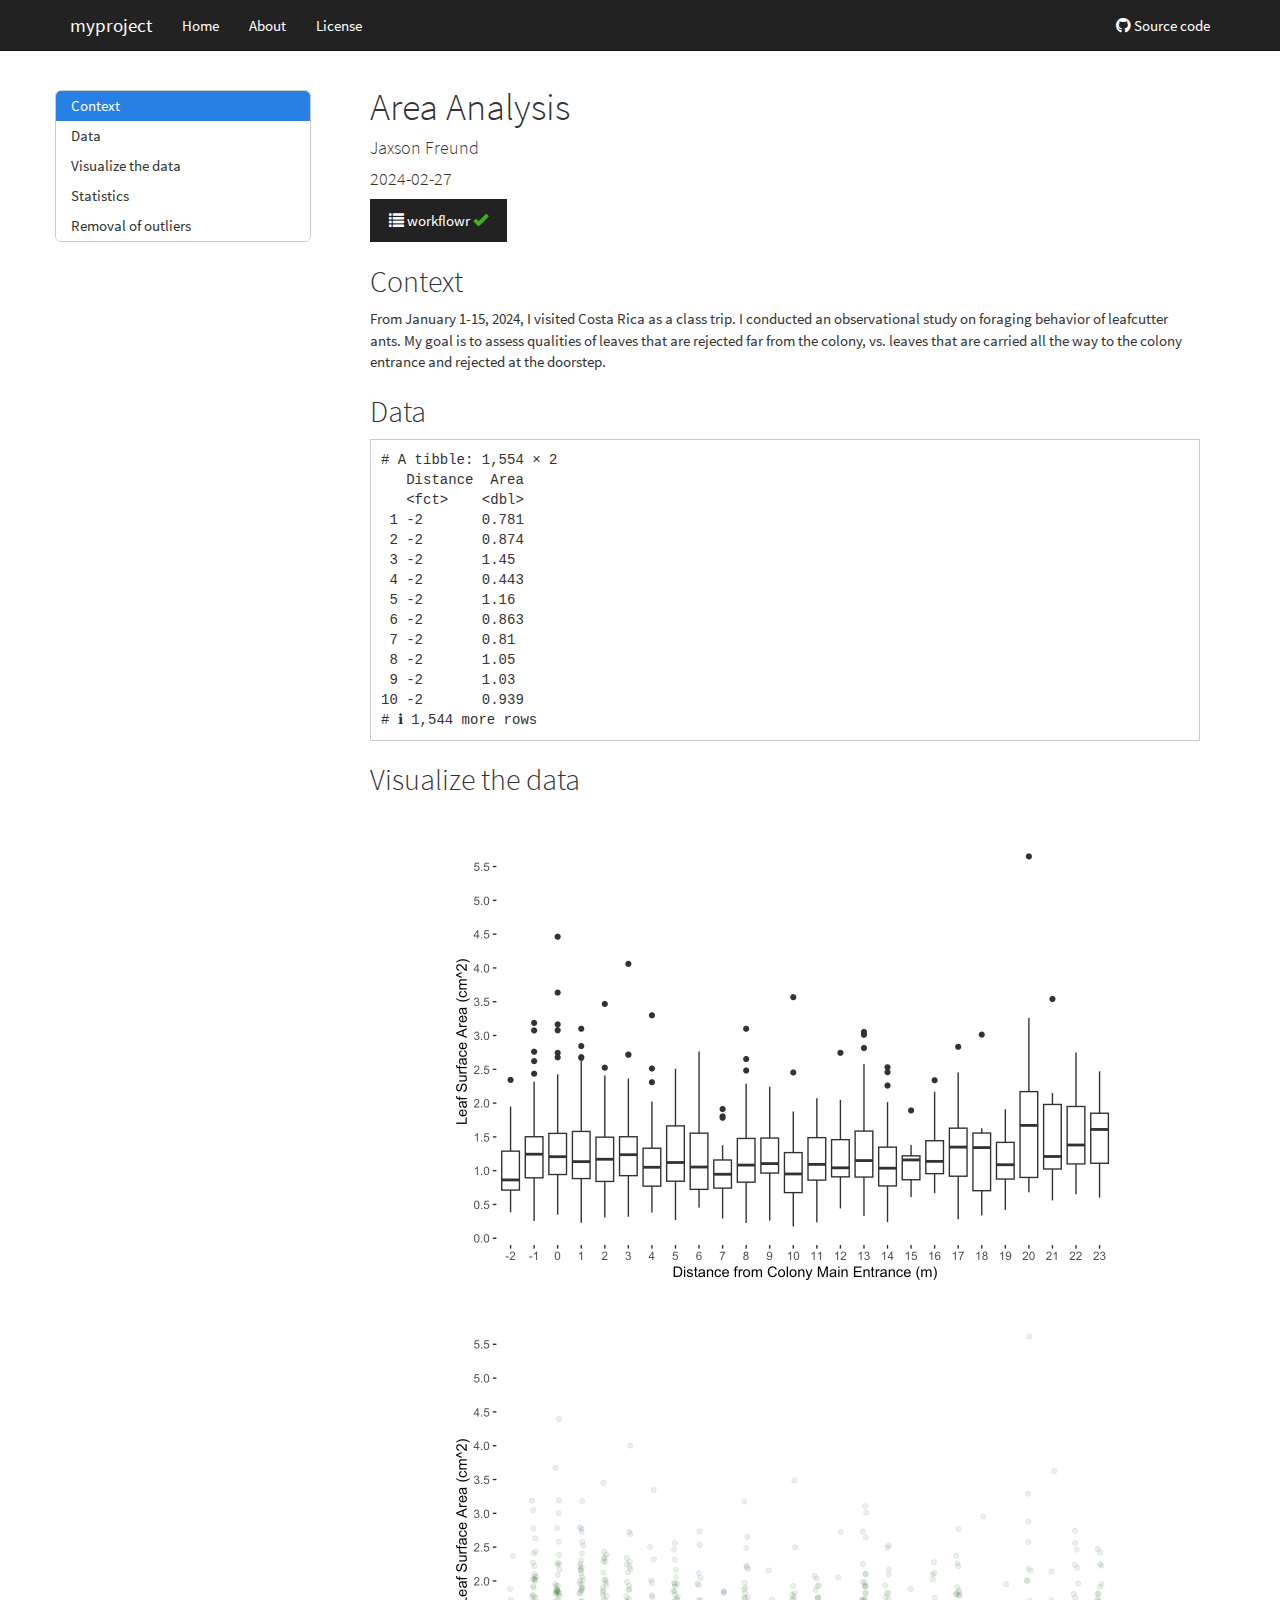
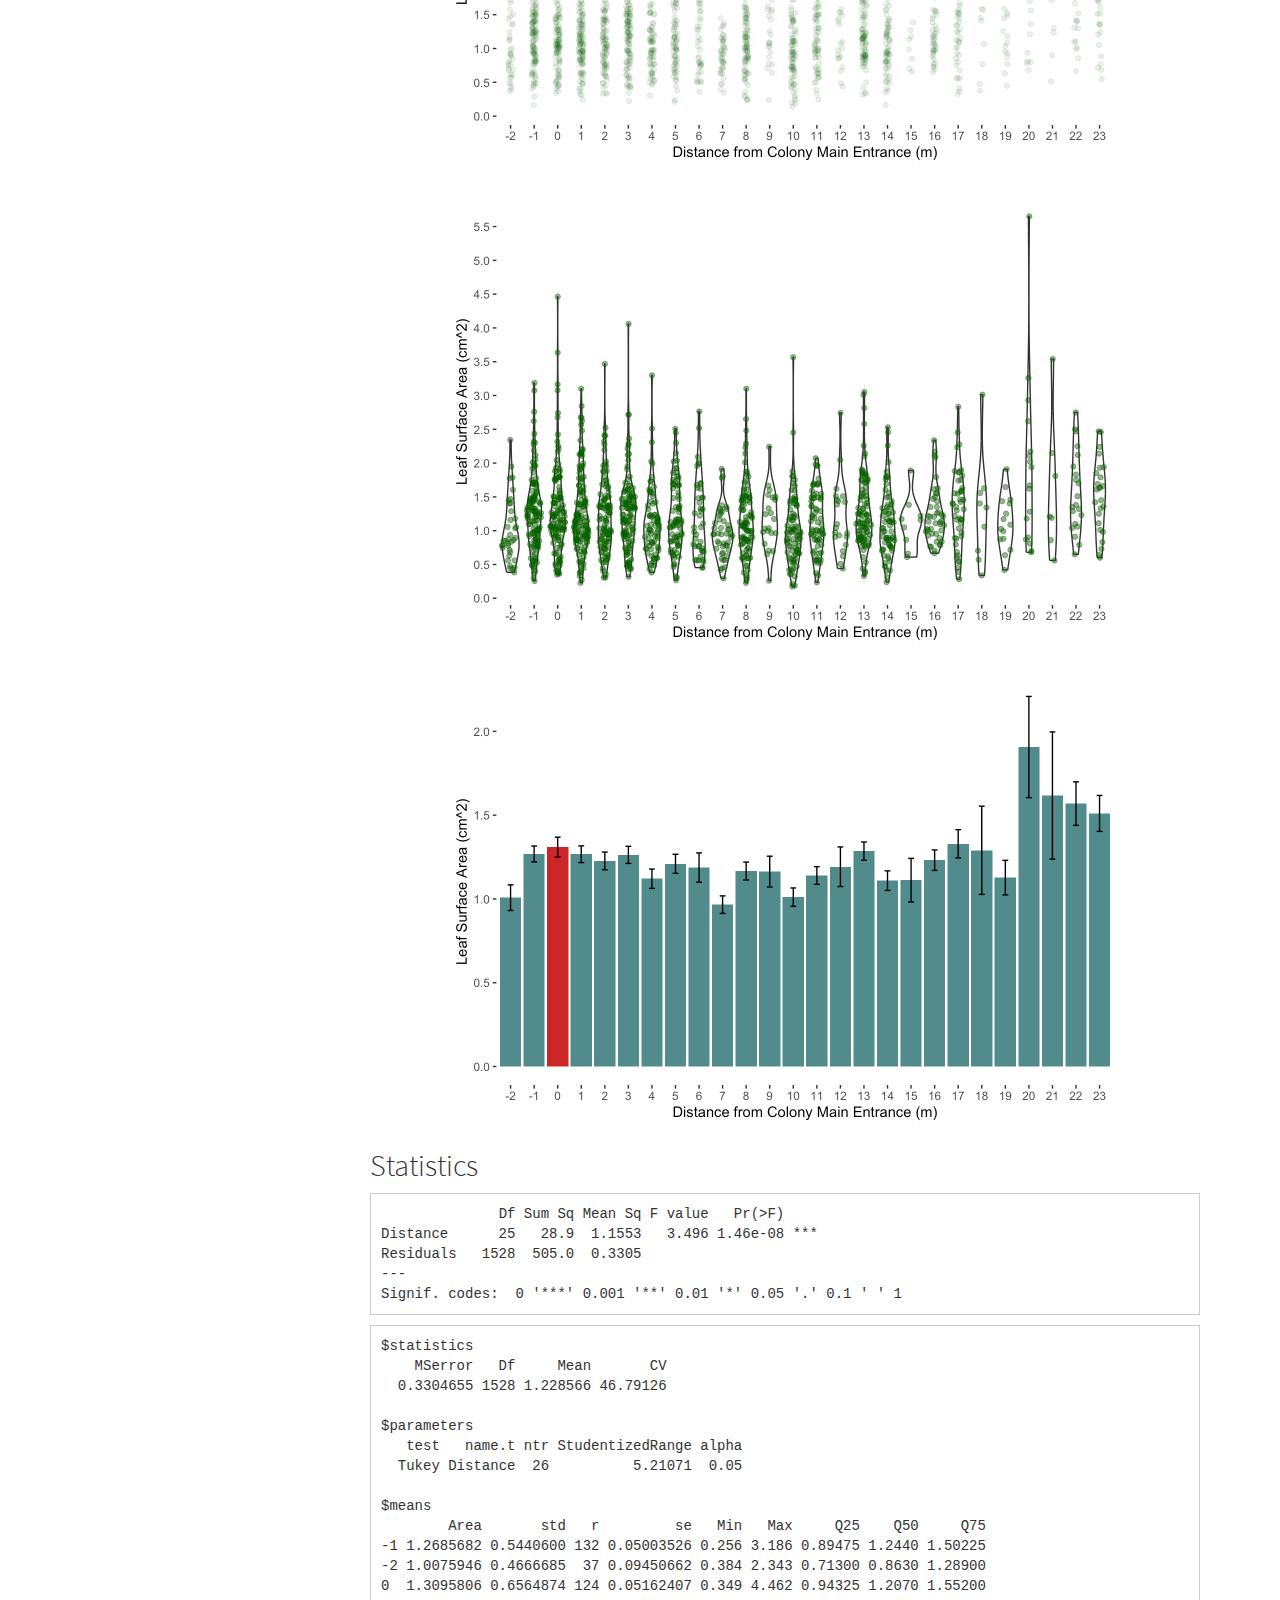
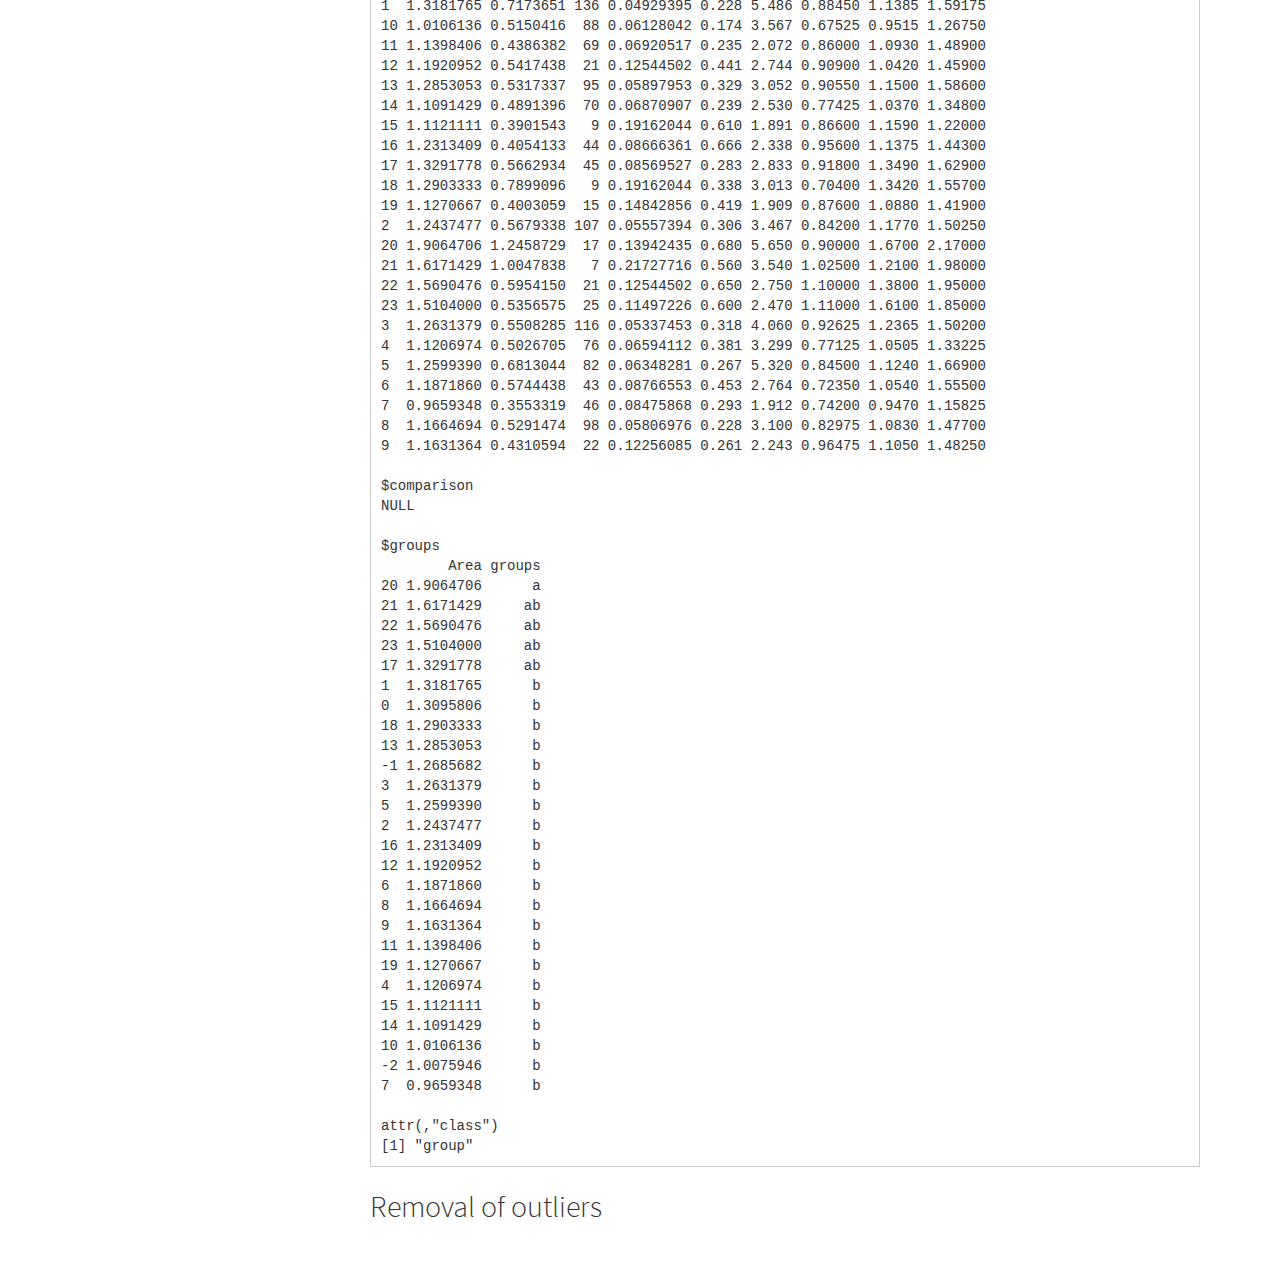
<file: myproject/docs/first-analysis.html>
<!DOCTYPE html>

<html>

<head>

<meta charset="utf-8" />
<meta name="generator" content="pandoc" />
<meta http-equiv="X-UA-Compatible" content="IE=EDGE" />


<meta name="author" content="Jaxson Freund" />

<meta name="date" content="2024-02-27" />

<title>Area Analysis</title>

<script src="site_libs/header-attrs-2.25/header-attrs.js"></script>
<script src="site_libs/jquery-3.6.0/jquery-3.6.0.min.js"></script>
<meta name="viewport" content="width=device-width, initial-scale=1" />
<link href="site_libs/bootstrap-3.3.5/css/cosmo.min.css" rel="stylesheet" />
<script src="site_libs/bootstrap-3.3.5/js/bootstrap.min.js"></script>
<script src="site_libs/bootstrap-3.3.5/shim/html5shiv.min.js"></script>
<script src="site_libs/bootstrap-3.3.5/shim/respond.min.js"></script>
<style>h1 {font-size: 34px;}
       h1.title {font-size: 38px;}
       h2 {font-size: 30px;}
       h3 {font-size: 24px;}
       h4 {font-size: 18px;}
       h5 {font-size: 16px;}
       h6 {font-size: 12px;}
       code {color: inherit; background-color: rgba(0, 0, 0, 0.04);}
       pre:not([class]) { background-color: white }</style>
<script src="site_libs/jqueryui-1.13.2/jquery-ui.min.js"></script>
<link href="site_libs/tocify-1.9.1/jquery.tocify.css" rel="stylesheet" />
<script src="site_libs/tocify-1.9.1/jquery.tocify.js"></script>
<script src="site_libs/navigation-1.1/tabsets.js"></script>
<link href="site_libs/highlightjs-9.12.0/textmate.css" rel="stylesheet" />
<script src="site_libs/highlightjs-9.12.0/highlight.js"></script>
<link href="site_libs/font-awesome-6.4.2/css/all.min.css" rel="stylesheet" />
<link href="site_libs/font-awesome-6.4.2/css/v4-shims.min.css" rel="stylesheet" />

<link rel="icon" href="https://github.com/workflowr/workflowr-assets/raw/main/img/reproducible.png">
<!-- Add a small amount of space between sections. -->
<style type="text/css">
div.section {
  padding-top: 12px;
}
</style>



<style type="text/css">
  code{white-space: pre-wrap;}
  span.smallcaps{font-variant: small-caps;}
  span.underline{text-decoration: underline;}
  div.column{display: inline-block; vertical-align: top; width: 50%;}
  div.hanging-indent{margin-left: 1.5em; text-indent: -1.5em;}
  ul.task-list{list-style: none;}
    </style>

<style type="text/css">code{white-space: pre;}</style>
<script type="text/javascript">
if (window.hljs) {
  hljs.configure({languages: []});
  hljs.initHighlightingOnLoad();
  if (document.readyState && document.readyState === "complete") {
    window.setTimeout(function() { hljs.initHighlighting(); }, 0);
  }
}
</script>









<style type = "text/css">
.main-container {
  max-width: 940px;
  margin-left: auto;
  margin-right: auto;
}
img {
  max-width:100%;
}
.tabbed-pane {
  padding-top: 12px;
}
.html-widget {
  margin-bottom: 20px;
}
button.code-folding-btn:focus {
  outline: none;
}
summary {
  display: list-item;
}
details > summary > p:only-child {
  display: inline;
}
pre code {
  padding: 0;
}
</style>


<style type="text/css">
.dropdown-submenu {
  position: relative;
}
.dropdown-submenu>.dropdown-menu {
  top: 0;
  left: 100%;
  margin-top: -6px;
  margin-left: -1px;
  border-radius: 0 6px 6px 6px;
}
.dropdown-submenu:hover>.dropdown-menu {
  display: block;
}
.dropdown-submenu>a:after {
  display: block;
  content: " ";
  float: right;
  width: 0;
  height: 0;
  border-color: transparent;
  border-style: solid;
  border-width: 5px 0 5px 5px;
  border-left-color: #cccccc;
  margin-top: 5px;
  margin-right: -10px;
}
.dropdown-submenu:hover>a:after {
  border-left-color: #adb5bd;
}
.dropdown-submenu.pull-left {
  float: none;
}
.dropdown-submenu.pull-left>.dropdown-menu {
  left: -100%;
  margin-left: 10px;
  border-radius: 6px 0 6px 6px;
}
</style>

<script type="text/javascript">
// manage active state of menu based on current page
$(document).ready(function () {
  // active menu anchor
  href = window.location.pathname
  href = href.substr(href.lastIndexOf('/') + 1)
  if (href === "")
    href = "index.html";
  var menuAnchor = $('a[href="' + href + '"]');

  // mark the anchor link active (and if it's in a dropdown, also mark that active)
  var dropdown = menuAnchor.closest('li.dropdown');
  if (window.bootstrap) { // Bootstrap 4+
    menuAnchor.addClass('active');
    dropdown.find('> .dropdown-toggle').addClass('active');
  } else { // Bootstrap 3
    menuAnchor.parent().addClass('active');
    dropdown.addClass('active');
  }

  // Navbar adjustments
  var navHeight = $(".navbar").first().height() + 15;
  var style = document.createElement('style');
  var pt = "padding-top: " + navHeight + "px; ";
  var mt = "margin-top: -" + navHeight + "px; ";
  var css = "";
  // offset scroll position for anchor links (for fixed navbar)
  for (var i = 1; i <= 6; i++) {
    css += ".section h" + i + "{ " + pt + mt + "}\n";
  }
  style.innerHTML = "body {" + pt + "padding-bottom: 40px; }\n" + css;
  document.head.appendChild(style);
});
</script>

<!-- tabsets -->

<style type="text/css">
.tabset-dropdown > .nav-tabs {
  display: inline-table;
  max-height: 500px;
  min-height: 44px;
  overflow-y: auto;
  border: 1px solid #ddd;
  border-radius: 4px;
}

.tabset-dropdown > .nav-tabs > li.active:before, .tabset-dropdown > .nav-tabs.nav-tabs-open:before {
  content: "\e259";
  font-family: 'Glyphicons Halflings';
  display: inline-block;
  padding: 10px;
  border-right: 1px solid #ddd;
}

.tabset-dropdown > .nav-tabs.nav-tabs-open > li.active:before {
  content: "\e258";
  font-family: 'Glyphicons Halflings';
  border: none;
}

.tabset-dropdown > .nav-tabs > li.active {
  display: block;
}

.tabset-dropdown > .nav-tabs > li > a,
.tabset-dropdown > .nav-tabs > li > a:focus,
.tabset-dropdown > .nav-tabs > li > a:hover {
  border: none;
  display: inline-block;
  border-radius: 4px;
  background-color: transparent;
}

.tabset-dropdown > .nav-tabs.nav-tabs-open > li {
  display: block;
  float: none;
}

.tabset-dropdown > .nav-tabs > li {
  display: none;
}
</style>

<!-- code folding -->



<style type="text/css">

#TOC {
  margin: 25px 0px 20px 0px;
}
@media (max-width: 768px) {
#TOC {
  position: relative;
  width: 100%;
}
}

@media print {
.toc-content {
  /* see https://github.com/w3c/csswg-drafts/issues/4434 */
  float: right;
}
}

.toc-content {
  padding-left: 30px;
  padding-right: 40px;
}

div.main-container {
  max-width: 1200px;
}

div.tocify {
  width: 20%;
  max-width: 260px;
  max-height: 85%;
}

@media (min-width: 768px) and (max-width: 991px) {
  div.tocify {
    width: 25%;
  }
}

@media (max-width: 767px) {
  div.tocify {
    width: 100%;
    max-width: none;
  }
}

.tocify ul, .tocify li {
  line-height: 20px;
}

.tocify-subheader .tocify-item {
  font-size: 0.90em;
}

.tocify .list-group-item {
  border-radius: 0px;
}


</style>



</head>

<body>


<div class="container-fluid main-container">


<!-- setup 3col/9col grid for toc_float and main content  -->
<div class="row">
<div class="col-xs-12 col-sm-4 col-md-3">
<div id="TOC" class="tocify">
</div>
</div>

<div class="toc-content col-xs-12 col-sm-8 col-md-9">




<div class="navbar navbar-default  navbar-fixed-top" role="navigation">
  <div class="container">
    <div class="navbar-header">
      <button type="button" class="navbar-toggle collapsed" data-toggle="collapse" data-bs-toggle="collapse" data-target="#navbar" data-bs-target="#navbar">
        <span class="icon-bar"></span>
        <span class="icon-bar"></span>
        <span class="icon-bar"></span>
      </button>
      <a class="navbar-brand" href="index.html">myproject</a>
    </div>
    <div id="navbar" class="navbar-collapse collapse">
      <ul class="nav navbar-nav">
        <li>
  <a href="index.html">Home</a>
</li>
<li>
  <a href="about.html">About</a>
</li>
<li>
  <a href="license.html">License</a>
</li>
      </ul>
      <ul class="nav navbar-nav navbar-right">
        <li>
  <a href="https://github.com/jaxmaddix/myproject">
    <span class="fab fa-github"></span>
     
    Source code
  </a>
</li>
      </ul>
    </div><!--/.nav-collapse -->
  </div><!--/.container -->
</div><!--/.navbar -->

<div id="header">



<h1 class="title toc-ignore">Area Analysis</h1>
<h4 class="author">Jaxson Freund</h4>
<h4 class="date">2024-02-27</h4>

</div>


<p>
<button type="button" class="btn btn-default btn-workflowr btn-workflowr-report" data-toggle="collapse" data-target="#workflowr-report">
<span class="glyphicon glyphicon-list" aria-hidden="true"></span>
workflowr <span class="glyphicon glyphicon-ok text-success"
aria-hidden="true"></span>
</button>
</p>
<div id="workflowr-report" class="collapse">
<ul class="nav nav-tabs">
<li class="active">
<a data-toggle="tab" href="#summary">Summary</a>
</li>
<li>
<a data-toggle="tab" href="#checks"> Checks <span
class="glyphicon glyphicon-ok text-success" aria-hidden="true"></span>
</a>
</li>
<li>
<a data-toggle="tab" href="#versions">Past versions</a>
</li>
</ul>
<div class="tab-content">
<div id="summary" class="tab-pane fade in active">
<p>
<strong>Last updated:</strong> 2024-02-27
</p>
<p>
<strong>Checks:</strong> <span
class="glyphicon glyphicon-ok text-success" aria-hidden="true"></span> 2
<span class="glyphicon glyphicon-exclamation-sign text-danger"
aria-hidden="true"></span> 0
</p>
<p>
<strong>Knit directory:</strong> <code>myproject/</code> <span
class="glyphicon glyphicon-question-sign" aria-hidden="true"
title="This is the local directory in which the code in this file was executed.">
</span>
</p>
<p>
This reproducible <a href="https://rmarkdown.rstudio.com">R Markdown</a>
analysis was created with <a
  href="https://github.com/workflowr/workflowr">workflowr</a> (version
1.7.1). The <em>Checks</em> tab describes the reproducibility checks
that were applied when the results were created. The <em>Past
versions</em> tab lists the development history.
</p>
<hr>
</div>
<div id="checks" class="tab-pane fade">
<div id="workflowr-checks" class="panel-group">
<div class="panel panel-default">
<div class="panel-heading">
<p class="panel-title">
<a data-toggle="collapse" data-parent="#workflowr-checks" href="#strongRMarkdownfilestronguptodate">
<span class="glyphicon glyphicon-ok text-success"
aria-hidden="true"></span> <strong>R Markdown file:</strong> up-to-date
</a>
</p>
</div>
<div id="strongRMarkdownfilestronguptodate"
class="panel-collapse collapse">
<div class="panel-body">
<p>Great! Since the R Markdown file has been committed to the Git
repository, you know the exact version of the code that produced these
results.</p>
</div>
</div>
</div>
<div class="panel panel-default">
<div class="panel-heading">
<p class="panel-title">
<a data-toggle="collapse" data-parent="#workflowr-checks" href="#strongRepositoryversionstrongahrefhttpsgithubcomjaxmaddixmyprojecttree7cac815005b4b60997c3db0df3b267d158df191etargetblank7cac815a">
<span class="glyphicon glyphicon-ok text-success"
aria-hidden="true"></span> <strong>Repository version:</strong>
<a href="https://github.com/jaxmaddix/myproject/tree/7cac815005b4b60997c3db0df3b267d158df191e" target="_blank">7cac815</a>
</a>
</p>
</div>
<div
id="strongRepositoryversionstrongahrefhttpsgithubcomjaxmaddixmyprojecttree7cac815005b4b60997c3db0df3b267d158df191etargetblank7cac815a"
class="panel-collapse collapse">
<div class="panel-body">
<p>
Great! You are using Git for version control. Tracking code development
and connecting the code version to the results is critical for
reproducibility.
</p>
<p>
The results in this page were generated with repository version
<a href="https://github.com/jaxmaddix/myproject/tree/7cac815005b4b60997c3db0df3b267d158df191e" target="_blank">7cac815</a>.
See the <em>Past versions</em> tab to see a history of the changes made
to the R Markdown and HTML files.
</p>
<p>
Note that you need to be careful to ensure that all relevant files for
the analysis have been committed to Git prior to generating the results
(you can use <code>wflow_publish</code> or
<code>wflow_git_commit</code>). workflowr only checks the R Markdown
file, but you know if there are other scripts or data files that it
depends on. Below is the status of the Git repository when the results
were generated:
</p>
<pre><code>
Ignored files:
    Ignored:    .Rhistory
    Ignored:    .Rproj.user/
    Ignored:    myproject/.Rproj.user/

Untracked files:
    Untracked:  analysis/first-analysis.Rmd
    Untracked:  docs/first-analysis.html
    Untracked:  docs/site_libs/font-awesome-6.4.2/
    Untracked:  docs/site_libs/jqueryui-1.13.2/
    Untracked:  docs/site_libs/tocify-1.9.1/

</code></pre>
<p>
Note that any generated files, e.g. HTML, png, CSS, etc., are not
included in this status report because it is ok for generated content to
have uncommitted changes.
</p>
</div>
</div>
</div>
</div>
<hr>
</div>
<div id="versions" class="tab-pane fade">

<p>
These are the previous versions of the repository in which changes were
made to the R Markdown
(<code>myproject/analysis/first-analysis.Rmd</code>) and HTML
(<code>myproject/docs/first-analysis.html</code>) files. If you’ve
configured a remote Git repository (see <code>?wflow_git_remote</code>),
click on the hyperlinks in the table below to view the files as they
were in that past version.
</p>
<div class="table-responsive">
<table class="table table-condensed table-hover">
<thead>
<tr>
<th>
File
</th>
<th>
Version
</th>
<th>
Author
</th>
<th>
Date
</th>
<th>
Message
</th>
</tr>
</thead>
<tbody>
<tr>
<td>
Rmd
</td>
<td>
<a href="https://github.com/jaxmaddix/myproject/blob/7cac815005b4b60997c3db0df3b267d158df191e/myproject/analysis/first-analysis.Rmd" target="_blank">7cac815</a>
</td>
<td>
Jaxson Freund
</td>
<td>
2024-02-27
</td>
<td>
Add my first analysis
</td>
</tr>
</tbody>
</table>
</div>
<hr>
</div>
</div>
</div>
<div id="context" class="section level2">
<h2>Context</h2>
<p>From January 1-15, 2024, I visited Costa Rica as a class trip. I
conducted an observational study on foraging behavior of leafcutter
ants. My goal is to assess qualities of leaves that are rejected far
from the colony, vs. leaves that are carried all the way to the colony
entrance and rejected at the doorstep.</p>
</div>
<div id="data" class="section level2">
<h2>Data</h2>
<pre><code># A tibble: 1,554 × 2
   Distance  Area
   &lt;fct&gt;    &lt;dbl&gt;
 1 -2       0.781
 2 -2       0.874
 3 -2       1.45 
 4 -2       0.443
 5 -2       1.16 
 6 -2       0.863
 7 -2       0.81 
 8 -2       1.05 
 9 -2       1.03 
10 -2       0.939
# ℹ 1,544 more rows</code></pre>
</div>
<div id="visualize-the-data" class="section level2">
<h2>Visualize the data</h2>
<p><img src="figure/first-analysis.Rmd/unnamed-chunk-3-1.png" width="672" style="display: block; margin: auto;" /><img src="figure/first-analysis.Rmd/unnamed-chunk-3-2.png" width="672" style="display: block; margin: auto;" /><img src="figure/first-analysis.Rmd/unnamed-chunk-3-3.png" width="672" style="display: block; margin: auto;" /><img src="figure/first-analysis.Rmd/unnamed-chunk-3-4.png" width="672" style="display: block; margin: auto;" /></p>
</div>
<div id="statistics" class="section level2">
<h2>Statistics</h2>
<pre><code>              Df Sum Sq Mean Sq F value   Pr(&gt;F)    
Distance      25   28.9  1.1553   3.496 1.46e-08 ***
Residuals   1528  505.0  0.3305                     
---
Signif. codes:  0 &#39;***&#39; 0.001 &#39;**&#39; 0.01 &#39;*&#39; 0.05 &#39;.&#39; 0.1 &#39; &#39; 1</code></pre>
<pre><code>$statistics
    MSerror   Df     Mean       CV
  0.3304655 1528 1.228566 46.79126

$parameters
   test   name.t ntr StudentizedRange alpha
  Tukey Distance  26          5.21071  0.05

$means
        Area       std   r         se   Min   Max     Q25    Q50     Q75
-1 1.2685682 0.5440600 132 0.05003526 0.256 3.186 0.89475 1.2440 1.50225
-2 1.0075946 0.4666685  37 0.09450662 0.384 2.343 0.71300 0.8630 1.28900
0  1.3095806 0.6564874 124 0.05162407 0.349 4.462 0.94325 1.2070 1.55200
1  1.3181765 0.7173651 136 0.04929395 0.228 5.486 0.88450 1.1385 1.59175
10 1.0106136 0.5150416  88 0.06128042 0.174 3.567 0.67525 0.9515 1.26750
11 1.1398406 0.4386382  69 0.06920517 0.235 2.072 0.86000 1.0930 1.48900
12 1.1920952 0.5417438  21 0.12544502 0.441 2.744 0.90900 1.0420 1.45900
13 1.2853053 0.5317337  95 0.05897953 0.329 3.052 0.90550 1.1500 1.58600
14 1.1091429 0.4891396  70 0.06870907 0.239 2.530 0.77425 1.0370 1.34800
15 1.1121111 0.3901543   9 0.19162044 0.610 1.891 0.86600 1.1590 1.22000
16 1.2313409 0.4054133  44 0.08666361 0.666 2.338 0.95600 1.1375 1.44300
17 1.3291778 0.5662934  45 0.08569527 0.283 2.833 0.91800 1.3490 1.62900
18 1.2903333 0.7899096   9 0.19162044 0.338 3.013 0.70400 1.3420 1.55700
19 1.1270667 0.4003059  15 0.14842856 0.419 1.909 0.87600 1.0880 1.41900
2  1.2437477 0.5679338 107 0.05557394 0.306 3.467 0.84200 1.1770 1.50250
20 1.9064706 1.2458729  17 0.13942435 0.680 5.650 0.90000 1.6700 2.17000
21 1.6171429 1.0047838   7 0.21727716 0.560 3.540 1.02500 1.2100 1.98000
22 1.5690476 0.5954150  21 0.12544502 0.650 2.750 1.10000 1.3800 1.95000
23 1.5104000 0.5356575  25 0.11497226 0.600 2.470 1.11000 1.6100 1.85000
3  1.2631379 0.5508285 116 0.05337453 0.318 4.060 0.92625 1.2365 1.50200
4  1.1206974 0.5026705  76 0.06594112 0.381 3.299 0.77125 1.0505 1.33225
5  1.2599390 0.6813044  82 0.06348281 0.267 5.320 0.84500 1.1240 1.66900
6  1.1871860 0.5744438  43 0.08766553 0.453 2.764 0.72350 1.0540 1.55500
7  0.9659348 0.3553319  46 0.08475868 0.293 1.912 0.74200 0.9470 1.15825
8  1.1664694 0.5291474  98 0.05806976 0.228 3.100 0.82975 1.0830 1.47700
9  1.1631364 0.4310594  22 0.12256085 0.261 2.243 0.96475 1.1050 1.48250

$comparison
NULL

$groups
        Area groups
20 1.9064706      a
21 1.6171429     ab
22 1.5690476     ab
23 1.5104000     ab
17 1.3291778     ab
1  1.3181765      b
0  1.3095806      b
18 1.2903333      b
13 1.2853053      b
-1 1.2685682      b
3  1.2631379      b
5  1.2599390      b
2  1.2437477      b
16 1.2313409      b
12 1.1920952      b
6  1.1871860      b
8  1.1664694      b
9  1.1631364      b
11 1.1398406      b
19 1.1270667      b
4  1.1206974      b
15 1.1121111      b
14 1.1091429      b
10 1.0106136      b
-2 1.0075946      b
7  0.9659348      b

attr(,&quot;class&quot;)
[1] &quot;group&quot;</code></pre>
</div>
<div id="removal-of-outliers" class="section level2">
<h2>Removal of outliers</h2>
</div>


<!-- Adjust MathJax settings so that all math formulae are shown using
TeX fonts only; see
https://docs.mathjax.org/en/latest/web/configuration.html. This will make
the presentation more consistent at the cost of the webpage sometimes
taking slightly longer to load. Note that this only works because the
footer is added to webpages before the MathJax javascript. -->
<script type="text/x-mathjax-config">
  MathJax.Hub.Config({
    "HTML-CSS": { availableFonts: ["TeX"] }
  });
</script>




</div>
</div>

</div>

<script>

// add bootstrap table styles to pandoc tables
function bootstrapStylePandocTables() {
  $('tr.odd').parent('tbody').parent('table').addClass('table table-condensed');
}
$(document).ready(function () {
  bootstrapStylePandocTables();
});


</script>

<!-- tabsets -->

<script>
$(document).ready(function () {
  window.buildTabsets("TOC");
});

$(document).ready(function () {
  $('.tabset-dropdown > .nav-tabs > li').click(function () {
    $(this).parent().toggleClass('nav-tabs-open');
  });
});
</script>

<!-- code folding -->

<script>
$(document).ready(function ()  {

    // temporarily add toc-ignore selector to headers for the consistency with Pandoc
    $('.unlisted.unnumbered').addClass('toc-ignore')

    // move toc-ignore selectors from section div to header
    $('div.section.toc-ignore')
        .removeClass('toc-ignore')
        .children('h1,h2,h3,h4,h5').addClass('toc-ignore');

    // establish options
    var options = {
      selectors: "h1,h2,h3",
      theme: "bootstrap3",
      context: '.toc-content',
      hashGenerator: function (text) {
        return text.replace(/[.\\/?&!#<>]/g, '').replace(/\s/g, '_');
      },
      ignoreSelector: ".toc-ignore",
      scrollTo: 0
    };
    options.showAndHide = true;
    options.smoothScroll = true;

    // tocify
    var toc = $("#TOC").tocify(options).data("toc-tocify");
});
</script>

<!-- dynamically load mathjax for compatibility with self-contained -->
<script>
  (function () {
    var script = document.createElement("script");
    script.type = "text/javascript";
    script.src  = "https://mathjax.rstudio.com/latest/MathJax.js?config=TeX-AMS-MML_HTMLorMML";
    document.getElementsByTagName("head")[0].appendChild(script);
  })();
</script>

</body>
</html>
</file>
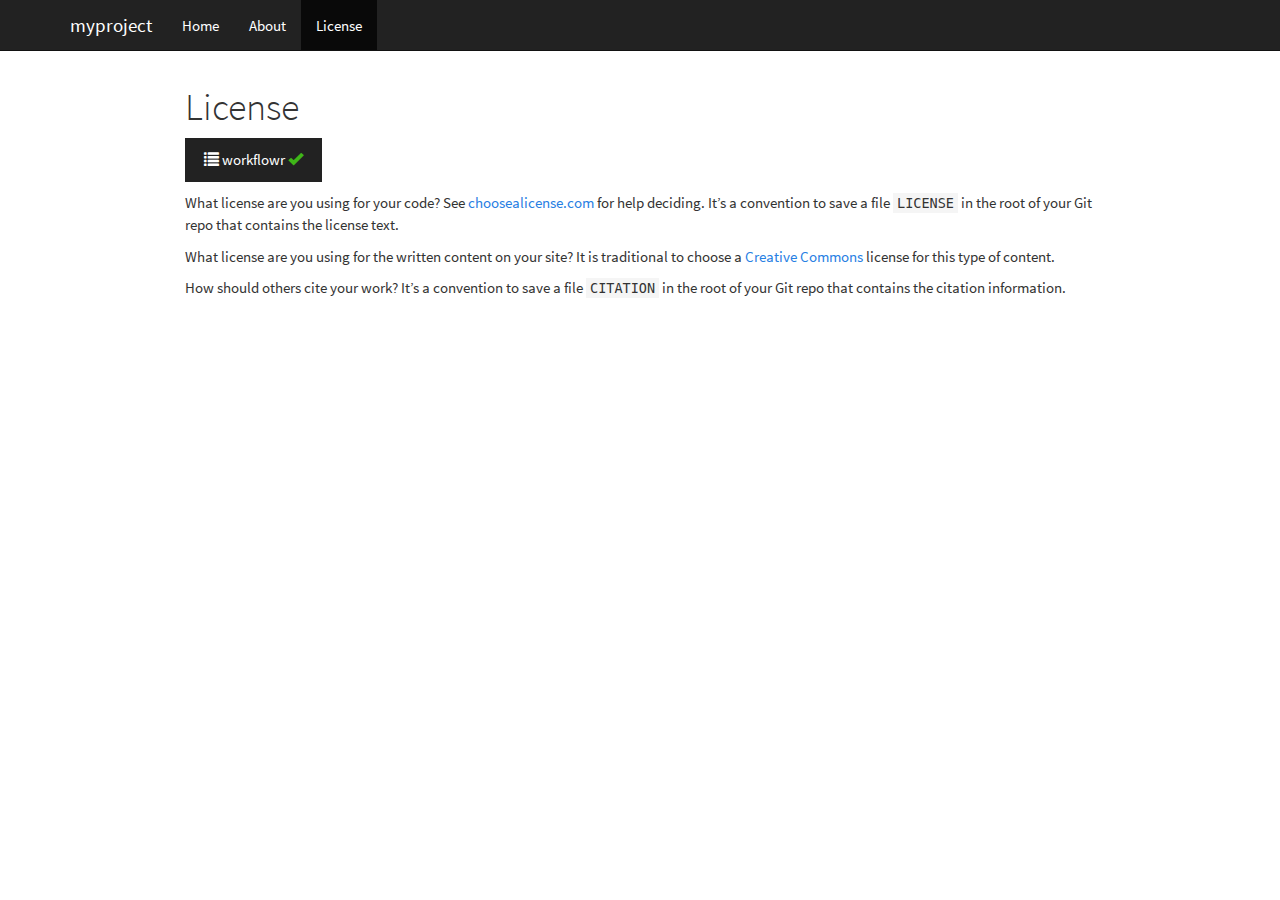
<file: myproject/docs/license.html>
<!DOCTYPE html>

<html>

<head>

<meta charset="utf-8" />
<meta name="generator" content="pandoc" />
<meta http-equiv="X-UA-Compatible" content="IE=EDGE" />




<title>License</title>

<script src="site_libs/header-attrs-2.25/header-attrs.js"></script>
<script src="site_libs/jquery-3.6.0/jquery-3.6.0.min.js"></script>
<meta name="viewport" content="width=device-width, initial-scale=1" />
<link href="site_libs/bootstrap-3.3.5/css/cosmo.min.css" rel="stylesheet" />
<script src="site_libs/bootstrap-3.3.5/js/bootstrap.min.js"></script>
<script src="site_libs/bootstrap-3.3.5/shim/html5shiv.min.js"></script>
<script src="site_libs/bootstrap-3.3.5/shim/respond.min.js"></script>
<style>h1 {font-size: 34px;}
       h1.title {font-size: 38px;}
       h2 {font-size: 30px;}
       h3 {font-size: 24px;}
       h4 {font-size: 18px;}
       h5 {font-size: 16px;}
       h6 {font-size: 12px;}
       code {color: inherit; background-color: rgba(0, 0, 0, 0.04);}
       pre:not([class]) { background-color: white }</style>
<script src="site_libs/navigation-1.1/tabsets.js"></script>
<link href="site_libs/highlightjs-9.12.0/textmate.css" rel="stylesheet" />
<script src="site_libs/highlightjs-9.12.0/highlight.js"></script>

<link rel="icon" href="https://github.com/workflowr/workflowr-assets/raw/main/img/reproducible.png">
<!-- Add a small amount of space between sections. -->
<style type="text/css">
div.section {
  padding-top: 12px;
}
</style>



<style type="text/css">
  code{white-space: pre-wrap;}
  span.smallcaps{font-variant: small-caps;}
  span.underline{text-decoration: underline;}
  div.column{display: inline-block; vertical-align: top; width: 50%;}
  div.hanging-indent{margin-left: 1.5em; text-indent: -1.5em;}
  ul.task-list{list-style: none;}
    </style>

<style type="text/css">code{white-space: pre;}</style>
<script type="text/javascript">
if (window.hljs) {
  hljs.configure({languages: []});
  hljs.initHighlightingOnLoad();
  if (document.readyState && document.readyState === "complete") {
    window.setTimeout(function() { hljs.initHighlighting(); }, 0);
  }
}
</script>









<style type = "text/css">
.main-container {
  max-width: 940px;
  margin-left: auto;
  margin-right: auto;
}
img {
  max-width:100%;
}
.tabbed-pane {
  padding-top: 12px;
}
.html-widget {
  margin-bottom: 20px;
}
button.code-folding-btn:focus {
  outline: none;
}
summary {
  display: list-item;
}
details > summary > p:only-child {
  display: inline;
}
pre code {
  padding: 0;
}
</style>


<style type="text/css">
.dropdown-submenu {
  position: relative;
}
.dropdown-submenu>.dropdown-menu {
  top: 0;
  left: 100%;
  margin-top: -6px;
  margin-left: -1px;
  border-radius: 0 6px 6px 6px;
}
.dropdown-submenu:hover>.dropdown-menu {
  display: block;
}
.dropdown-submenu>a:after {
  display: block;
  content: " ";
  float: right;
  width: 0;
  height: 0;
  border-color: transparent;
  border-style: solid;
  border-width: 5px 0 5px 5px;
  border-left-color: #cccccc;
  margin-top: 5px;
  margin-right: -10px;
}
.dropdown-submenu:hover>a:after {
  border-left-color: #adb5bd;
}
.dropdown-submenu.pull-left {
  float: none;
}
.dropdown-submenu.pull-left>.dropdown-menu {
  left: -100%;
  margin-left: 10px;
  border-radius: 6px 0 6px 6px;
}
</style>

<script type="text/javascript">
// manage active state of menu based on current page
$(document).ready(function () {
  // active menu anchor
  href = window.location.pathname
  href = href.substr(href.lastIndexOf('/') + 1)
  if (href === "")
    href = "index.html";
  var menuAnchor = $('a[href="' + href + '"]');

  // mark the anchor link active (and if it's in a dropdown, also mark that active)
  var dropdown = menuAnchor.closest('li.dropdown');
  if (window.bootstrap) { // Bootstrap 4+
    menuAnchor.addClass('active');
    dropdown.find('> .dropdown-toggle').addClass('active');
  } else { // Bootstrap 3
    menuAnchor.parent().addClass('active');
    dropdown.addClass('active');
  }

  // Navbar adjustments
  var navHeight = $(".navbar").first().height() + 15;
  var style = document.createElement('style');
  var pt = "padding-top: " + navHeight + "px; ";
  var mt = "margin-top: -" + navHeight + "px; ";
  var css = "";
  // offset scroll position for anchor links (for fixed navbar)
  for (var i = 1; i <= 6; i++) {
    css += ".section h" + i + "{ " + pt + mt + "}\n";
  }
  style.innerHTML = "body {" + pt + "padding-bottom: 40px; }\n" + css;
  document.head.appendChild(style);
});
</script>

<!-- tabsets -->

<style type="text/css">
.tabset-dropdown > .nav-tabs {
  display: inline-table;
  max-height: 500px;
  min-height: 44px;
  overflow-y: auto;
  border: 1px solid #ddd;
  border-radius: 4px;
}

.tabset-dropdown > .nav-tabs > li.active:before, .tabset-dropdown > .nav-tabs.nav-tabs-open:before {
  content: "\e259";
  font-family: 'Glyphicons Halflings';
  display: inline-block;
  padding: 10px;
  border-right: 1px solid #ddd;
}

.tabset-dropdown > .nav-tabs.nav-tabs-open > li.active:before {
  content: "\e258";
  font-family: 'Glyphicons Halflings';
  border: none;
}

.tabset-dropdown > .nav-tabs > li.active {
  display: block;
}

.tabset-dropdown > .nav-tabs > li > a,
.tabset-dropdown > .nav-tabs > li > a:focus,
.tabset-dropdown > .nav-tabs > li > a:hover {
  border: none;
  display: inline-block;
  border-radius: 4px;
  background-color: transparent;
}

.tabset-dropdown > .nav-tabs.nav-tabs-open > li {
  display: block;
  float: none;
}

.tabset-dropdown > .nav-tabs > li {
  display: none;
}
</style>

<!-- code folding -->




</head>

<body>


<div class="container-fluid main-container">




<div class="navbar navbar-default  navbar-fixed-top" role="navigation">
  <div class="container">
    <div class="navbar-header">
      <button type="button" class="navbar-toggle collapsed" data-toggle="collapse" data-bs-toggle="collapse" data-target="#navbar" data-bs-target="#navbar">
        <span class="icon-bar"></span>
        <span class="icon-bar"></span>
        <span class="icon-bar"></span>
      </button>
      <a class="navbar-brand" href="index.html">myproject</a>
    </div>
    <div id="navbar" class="navbar-collapse collapse">
      <ul class="nav navbar-nav">
        <li>
  <a href="index.html">Home</a>
</li>
<li>
  <a href="about.html">About</a>
</li>
<li>
  <a href="license.html">License</a>
</li>
      </ul>
      <ul class="nav navbar-nav navbar-right">
        
      </ul>
    </div><!--/.nav-collapse -->
  </div><!--/.container -->
</div><!--/.navbar -->

<div id="header">



<h1 class="title toc-ignore">License</h1>

</div>


<p>
<button type="button" class="btn btn-default btn-workflowr btn-workflowr-report" data-toggle="collapse" data-target="#workflowr-report">
<span class="glyphicon glyphicon-list" aria-hidden="true"></span>
workflowr <span class="glyphicon glyphicon-ok text-success"
aria-hidden="true"></span>
</button>
</p>
<div id="workflowr-report" class="collapse">
<ul class="nav nav-tabs">
<li class="active">
<a data-toggle="tab" href="#summary">Summary</a>
</li>
<li>
<a data-toggle="tab" href="#checks"> Checks <span
class="glyphicon glyphicon-ok text-success" aria-hidden="true"></span>
</a>
</li>
<li>
<a data-toggle="tab" href="#versions">Past versions</a>
</li>
</ul>
<div class="tab-content">
<div id="summary" class="tab-pane fade in active">
<p>
<strong>Last updated:</strong> 2024-02-22
</p>
<p>
<strong>Checks:</strong> <span
class="glyphicon glyphicon-ok text-success" aria-hidden="true"></span> 2
<span class="glyphicon glyphicon-exclamation-sign text-danger"
aria-hidden="true"></span> 0
</p>
<p>
<strong>Knit directory:</strong> <code>myproject/</code> <span
class="glyphicon glyphicon-question-sign" aria-hidden="true"
title="This is the local directory in which the code in this file was executed.">
</span>
</p>
<p>
This reproducible <a href="https://rmarkdown.rstudio.com">R Markdown</a>
analysis was created with <a
  href="https://github.com/workflowr/workflowr">workflowr</a> (version
1.7.1). The <em>Checks</em> tab describes the reproducibility checks
that were applied when the results were created. The <em>Past
versions</em> tab lists the development history.
</p>
<hr>
</div>
<div id="checks" class="tab-pane fade">
<div id="workflowr-checks" class="panel-group">
<div class="panel panel-default">
<div class="panel-heading">
<p class="panel-title">
<a data-toggle="collapse" data-parent="#workflowr-checks" href="#strongRMarkdownfilestronguptodate">
<span class="glyphicon glyphicon-ok text-success"
aria-hidden="true"></span> <strong>R Markdown file:</strong> up-to-date
</a>
</p>
</div>
<div id="strongRMarkdownfilestronguptodate"
class="panel-collapse collapse">
<div class="panel-body">
<p>Great! Since the R Markdown file has been committed to the Git
repository, you know the exact version of the code that produced these
results.</p>
</div>
</div>
</div>
<div class="panel panel-default">
<div class="panel-heading">
<p class="panel-title">
<a data-toggle="collapse" data-parent="#workflowr-checks" href="#strongRepositoryversionstrong7a9759b">
<span class="glyphicon glyphicon-ok text-success"
aria-hidden="true"></span> <strong>Repository version:</strong> 7a9759b
</a>
</p>
</div>
<div id="strongRepositoryversionstrong7a9759b"
class="panel-collapse collapse">
<div class="panel-body">
<p>
Great! You are using Git for version control. Tracking code development
and connecting the code version to the results is critical for
reproducibility.
</p>
<p>
The results in this page were generated with repository version 7a9759b.
See the <em>Past versions</em> tab to see a history of the changes made
to the R Markdown and HTML files.
</p>
<p>
Note that you need to be careful to ensure that all relevant files for
the analysis have been committed to Git prior to generating the results
(you can use <code>wflow_publish</code> or
<code>wflow_git_commit</code>). workflowr only checks the R Markdown
file, but you know if there are other scripts or data files that it
depends on. Below is the status of the Git repository when the results
were generated:
</p>
<pre><code>
Ignored files:
    Ignored:    .Rhistory
    Ignored:    .Rproj.user/

Untracked files:
    Untracked:  myproject/.Rprofile
    Untracked:  myproject/.gitattributes
    Untracked:  myproject/.gitignore
    Untracked:  myproject/README.md
    Untracked:  myproject/_workflowr.yml
    Untracked:  myproject/analysis/
    Untracked:  myproject/code/
    Untracked:  myproject/data/
    Untracked:  myproject/myproject.Rproj
    Untracked:  myproject/output/

</code></pre>
<p>
Note that any generated files, e.g. HTML, png, CSS, etc., are not
included in this status report because it is ok for generated content to
have uncommitted changes.
</p>
</div>
</div>
</div>
</div>
<hr>
</div>
<div id="versions" class="tab-pane fade">

<p>
These are the previous versions of the repository in which changes were
made to the R Markdown (<code>myproject/analysis/license.Rmd</code>) and
HTML (<code>myproject/docs/license.html</code>) files. If you’ve
configured a remote Git repository (see <code>?wflow_git_remote</code>),
click on the hyperlinks in the table below to view the files as they
were in that past version.
</p>
<div class="table-responsive">
<table class="table table-condensed table-hover">
<thead>
<tr>
<th>
File
</th>
<th>
Version
</th>
<th>
Author
</th>
<th>
Date
</th>
<th>
Message
</th>
</tr>
</thead>
<tbody>
<tr>
<td>
html
</td>
<td>
7a9759b
</td>
<td>
Jaxson Freund
</td>
<td>
2024-02-22
</td>
<td>
Build site.
</td>
</tr>
</tbody>
</table>
</div>
<hr>
</div>
</div>
</div>
<p>What license are you using for your code? See <a
href="https://choosealicense.com/">choosealicense.com</a> for help
deciding. It’s a convention to save a file <code>LICENSE</code> in the
root of your Git repo that contains the license text.</p>
<p>What license are you using for the written content on your site? It
is traditional to choose a <a
href="https://creativecommons.org/choose/">Creative Commons</a> license
for this type of content.</p>
<p>How should others cite your work? It’s a convention to save a file
<code>CITATION</code> in the root of your Git repo that contains the
citation information.</p>


<!-- Adjust MathJax settings so that all math formulae are shown using
TeX fonts only; see
https://docs.mathjax.org/en/latest/web/configuration.html. This will make
the presentation more consistent at the cost of the webpage sometimes
taking slightly longer to load. Note that this only works because the
footer is added to webpages before the MathJax javascript. -->
<script type="text/x-mathjax-config">
  MathJax.Hub.Config({
    "HTML-CSS": { availableFonts: ["TeX"] }
  });
</script>





</div>

<script>

// add bootstrap table styles to pandoc tables
function bootstrapStylePandocTables() {
  $('tr.odd').parent('tbody').parent('table').addClass('table table-condensed');
}
$(document).ready(function () {
  bootstrapStylePandocTables();
});


</script>

<!-- tabsets -->

<script>
$(document).ready(function () {
  window.buildTabsets("TOC");
});

$(document).ready(function () {
  $('.tabset-dropdown > .nav-tabs > li').click(function () {
    $(this).parent().toggleClass('nav-tabs-open');
  });
});
</script>

<!-- code folding -->


<!-- dynamically load mathjax for compatibility with self-contained -->
<script>
  (function () {
    var script = document.createElement("script");
    script.type = "text/javascript";
    script.src  = "https://mathjax.rstudio.com/latest/MathJax.js?config=TeX-AMS-MML_HTMLorMML";
    document.getElementsByTagName("head")[0].appendChild(script);
  })();
</script>

</body>
</html>
</file>
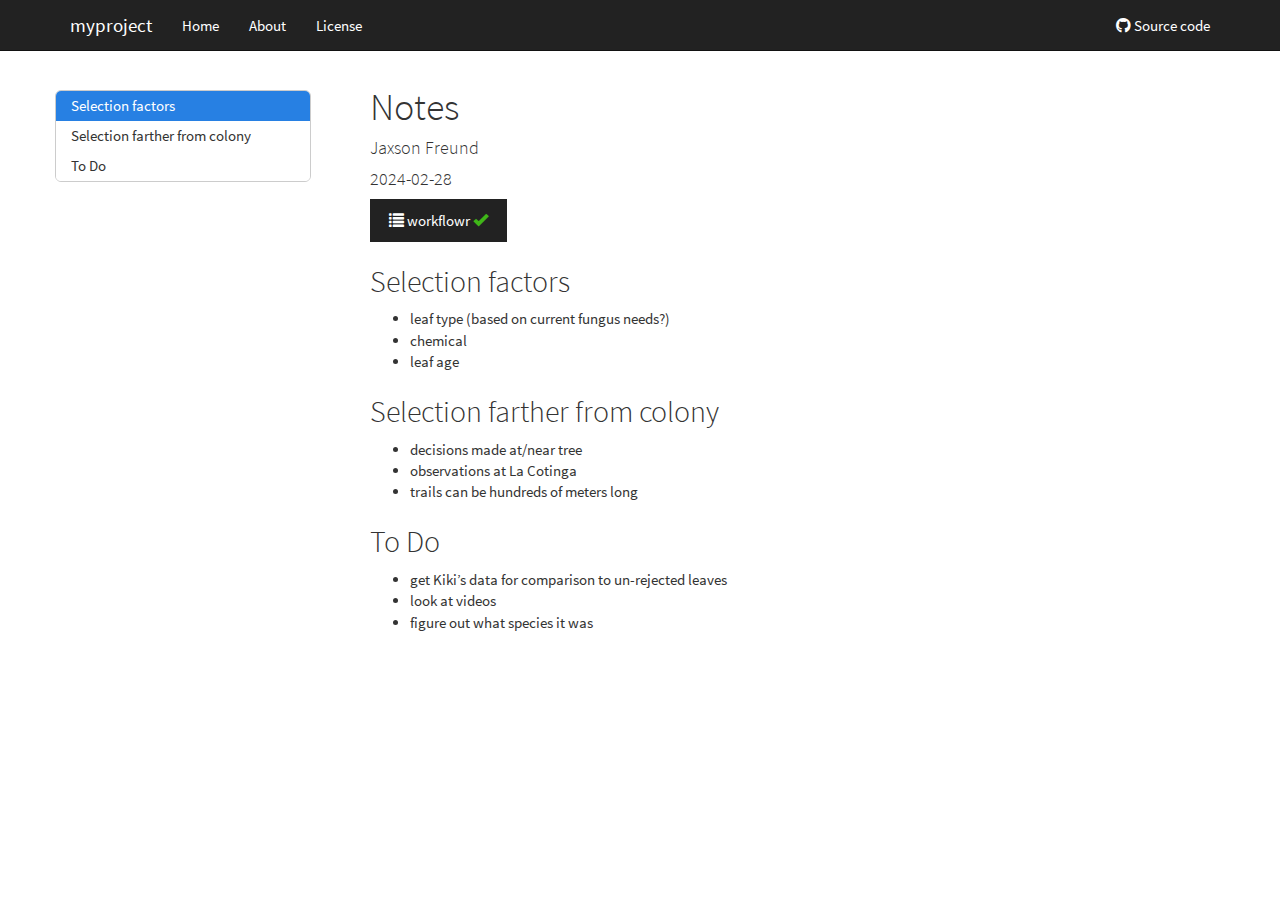
<file: myproject/docs/notes.html>
<!DOCTYPE html>

<html>

<head>

<meta charset="utf-8" />
<meta name="generator" content="pandoc" />
<meta http-equiv="X-UA-Compatible" content="IE=EDGE" />


<meta name="author" content="Jaxson Freund" />

<meta name="date" content="2024-02-28" />

<title>Notes</title>

<script src="site_libs/header-attrs-2.25/header-attrs.js"></script>
<script src="site_libs/jquery-3.6.0/jquery-3.6.0.min.js"></script>
<meta name="viewport" content="width=device-width, initial-scale=1" />
<link href="site_libs/bootstrap-3.3.5/css/cosmo.min.css" rel="stylesheet" />
<script src="site_libs/bootstrap-3.3.5/js/bootstrap.min.js"></script>
<script src="site_libs/bootstrap-3.3.5/shim/html5shiv.min.js"></script>
<script src="site_libs/bootstrap-3.3.5/shim/respond.min.js"></script>
<style>h1 {font-size: 34px;}
       h1.title {font-size: 38px;}
       h2 {font-size: 30px;}
       h3 {font-size: 24px;}
       h4 {font-size: 18px;}
       h5 {font-size: 16px;}
       h6 {font-size: 12px;}
       code {color: inherit; background-color: rgba(0, 0, 0, 0.04);}
       pre:not([class]) { background-color: white }</style>
<script src="site_libs/jqueryui-1.13.2/jquery-ui.min.js"></script>
<link href="site_libs/tocify-1.9.1/jquery.tocify.css" rel="stylesheet" />
<script src="site_libs/tocify-1.9.1/jquery.tocify.js"></script>
<script src="site_libs/navigation-1.1/tabsets.js"></script>
<link href="site_libs/highlightjs-9.12.0/textmate.css" rel="stylesheet" />
<script src="site_libs/highlightjs-9.12.0/highlight.js"></script>
<link href="site_libs/font-awesome-6.4.2/css/all.min.css" rel="stylesheet" />
<link href="site_libs/font-awesome-6.4.2/css/v4-shims.min.css" rel="stylesheet" />

<link rel="icon" href="https://github.com/workflowr/workflowr-assets/raw/main/img/reproducible.png">
<!-- Add a small amount of space between sections. -->
<style type="text/css">
div.section {
  padding-top: 12px;
}
</style>



<style type="text/css">
  code{white-space: pre-wrap;}
  span.smallcaps{font-variant: small-caps;}
  span.underline{text-decoration: underline;}
  div.column{display: inline-block; vertical-align: top; width: 50%;}
  div.hanging-indent{margin-left: 1.5em; text-indent: -1.5em;}
  ul.task-list{list-style: none;}
    </style>

<style type="text/css">code{white-space: pre;}</style>
<script type="text/javascript">
if (window.hljs) {
  hljs.configure({languages: []});
  hljs.initHighlightingOnLoad();
  if (document.readyState && document.readyState === "complete") {
    window.setTimeout(function() { hljs.initHighlighting(); }, 0);
  }
}
</script>









<style type = "text/css">
.main-container {
  max-width: 940px;
  margin-left: auto;
  margin-right: auto;
}
img {
  max-width:100%;
}
.tabbed-pane {
  padding-top: 12px;
}
.html-widget {
  margin-bottom: 20px;
}
button.code-folding-btn:focus {
  outline: none;
}
summary {
  display: list-item;
}
details > summary > p:only-child {
  display: inline;
}
pre code {
  padding: 0;
}
</style>


<style type="text/css">
.dropdown-submenu {
  position: relative;
}
.dropdown-submenu>.dropdown-menu {
  top: 0;
  left: 100%;
  margin-top: -6px;
  margin-left: -1px;
  border-radius: 0 6px 6px 6px;
}
.dropdown-submenu:hover>.dropdown-menu {
  display: block;
}
.dropdown-submenu>a:after {
  display: block;
  content: " ";
  float: right;
  width: 0;
  height: 0;
  border-color: transparent;
  border-style: solid;
  border-width: 5px 0 5px 5px;
  border-left-color: #cccccc;
  margin-top: 5px;
  margin-right: -10px;
}
.dropdown-submenu:hover>a:after {
  border-left-color: #adb5bd;
}
.dropdown-submenu.pull-left {
  float: none;
}
.dropdown-submenu.pull-left>.dropdown-menu {
  left: -100%;
  margin-left: 10px;
  border-radius: 6px 0 6px 6px;
}
</style>

<script type="text/javascript">
// manage active state of menu based on current page
$(document).ready(function () {
  // active menu anchor
  href = window.location.pathname
  href = href.substr(href.lastIndexOf('/') + 1)
  if (href === "")
    href = "index.html";
  var menuAnchor = $('a[href="' + href + '"]');

  // mark the anchor link active (and if it's in a dropdown, also mark that active)
  var dropdown = menuAnchor.closest('li.dropdown');
  if (window.bootstrap) { // Bootstrap 4+
    menuAnchor.addClass('active');
    dropdown.find('> .dropdown-toggle').addClass('active');
  } else { // Bootstrap 3
    menuAnchor.parent().addClass('active');
    dropdown.addClass('active');
  }

  // Navbar adjustments
  var navHeight = $(".navbar").first().height() + 15;
  var style = document.createElement('style');
  var pt = "padding-top: " + navHeight + "px; ";
  var mt = "margin-top: -" + navHeight + "px; ";
  var css = "";
  // offset scroll position for anchor links (for fixed navbar)
  for (var i = 1; i <= 6; i++) {
    css += ".section h" + i + "{ " + pt + mt + "}\n";
  }
  style.innerHTML = "body {" + pt + "padding-bottom: 40px; }\n" + css;
  document.head.appendChild(style);
});
</script>

<!-- tabsets -->

<style type="text/css">
.tabset-dropdown > .nav-tabs {
  display: inline-table;
  max-height: 500px;
  min-height: 44px;
  overflow-y: auto;
  border: 1px solid #ddd;
  border-radius: 4px;
}

.tabset-dropdown > .nav-tabs > li.active:before, .tabset-dropdown > .nav-tabs.nav-tabs-open:before {
  content: "\e259";
  font-family: 'Glyphicons Halflings';
  display: inline-block;
  padding: 10px;
  border-right: 1px solid #ddd;
}

.tabset-dropdown > .nav-tabs.nav-tabs-open > li.active:before {
  content: "\e258";
  font-family: 'Glyphicons Halflings';
  border: none;
}

.tabset-dropdown > .nav-tabs > li.active {
  display: block;
}

.tabset-dropdown > .nav-tabs > li > a,
.tabset-dropdown > .nav-tabs > li > a:focus,
.tabset-dropdown > .nav-tabs > li > a:hover {
  border: none;
  display: inline-block;
  border-radius: 4px;
  background-color: transparent;
}

.tabset-dropdown > .nav-tabs.nav-tabs-open > li {
  display: block;
  float: none;
}

.tabset-dropdown > .nav-tabs > li {
  display: none;
}
</style>

<!-- code folding -->



<style type="text/css">

#TOC {
  margin: 25px 0px 20px 0px;
}
@media (max-width: 768px) {
#TOC {
  position: relative;
  width: 100%;
}
}

@media print {
.toc-content {
  /* see https://github.com/w3c/csswg-drafts/issues/4434 */
  float: right;
}
}

.toc-content {
  padding-left: 30px;
  padding-right: 40px;
}

div.main-container {
  max-width: 1200px;
}

div.tocify {
  width: 20%;
  max-width: 260px;
  max-height: 85%;
}

@media (min-width: 768px) and (max-width: 991px) {
  div.tocify {
    width: 25%;
  }
}

@media (max-width: 767px) {
  div.tocify {
    width: 100%;
    max-width: none;
  }
}

.tocify ul, .tocify li {
  line-height: 20px;
}

.tocify-subheader .tocify-item {
  font-size: 0.90em;
}

.tocify .list-group-item {
  border-radius: 0px;
}


</style>



</head>

<body>


<div class="container-fluid main-container">


<!-- setup 3col/9col grid for toc_float and main content  -->
<div class="row">
<div class="col-xs-12 col-sm-4 col-md-3">
<div id="TOC" class="tocify">
</div>
</div>

<div class="toc-content col-xs-12 col-sm-8 col-md-9">




<div class="navbar navbar-default  navbar-fixed-top" role="navigation">
  <div class="container">
    <div class="navbar-header">
      <button type="button" class="navbar-toggle collapsed" data-toggle="collapse" data-bs-toggle="collapse" data-target="#navbar" data-bs-target="#navbar">
        <span class="icon-bar"></span>
        <span class="icon-bar"></span>
        <span class="icon-bar"></span>
      </button>
      <a class="navbar-brand" href="index.html">myproject</a>
    </div>
    <div id="navbar" class="navbar-collapse collapse">
      <ul class="nav navbar-nav">
        <li>
  <a href="index.html">Home</a>
</li>
<li>
  <a href="about.html">About</a>
</li>
<li>
  <a href="license.html">License</a>
</li>
      </ul>
      <ul class="nav navbar-nav navbar-right">
        <li>
  <a href="https://github.com/jaxmaddix/myproject">
    <span class="fab fa-github"></span>
     
    Source code
  </a>
</li>
      </ul>
    </div><!--/.nav-collapse -->
  </div><!--/.container -->
</div><!--/.navbar -->

<div id="header">



<h1 class="title toc-ignore">Notes</h1>
<h4 class="author">Jaxson Freund</h4>
<h4 class="date">2024-02-28</h4>

</div>


<p>
<button type="button" class="btn btn-default btn-workflowr btn-workflowr-report" data-toggle="collapse" data-target="#workflowr-report">
<span class="glyphicon glyphicon-list" aria-hidden="true"></span>
workflowr <span class="glyphicon glyphicon-ok text-success"
aria-hidden="true"></span>
</button>
</p>
<div id="workflowr-report" class="collapse">
<ul class="nav nav-tabs">
<li class="active">
<a data-toggle="tab" href="#summary">Summary</a>
</li>
<li>
<a data-toggle="tab" href="#checks"> Checks <span
class="glyphicon glyphicon-ok text-success" aria-hidden="true"></span>
</a>
</li>
<li>
<a data-toggle="tab" href="#versions">Past versions</a>
</li>
</ul>
<div class="tab-content">
<div id="summary" class="tab-pane fade in active">
<p>
<strong>Last updated:</strong> 2024-02-29
</p>
<p>
<strong>Checks:</strong> <span
class="glyphicon glyphicon-ok text-success" aria-hidden="true"></span> 2
<span class="glyphicon glyphicon-exclamation-sign text-danger"
aria-hidden="true"></span> 0
</p>
<p>
<strong>Knit directory:</strong> <code>myproject/</code> <span
class="glyphicon glyphicon-question-sign" aria-hidden="true"
title="This is the local directory in which the code in this file was executed.">
</span>
</p>
<p>
This reproducible <a href="https://rmarkdown.rstudio.com">R Markdown</a>
analysis was created with <a
  href="https://github.com/workflowr/workflowr">workflowr</a> (version
1.7.1). The <em>Checks</em> tab describes the reproducibility checks
that were applied when the results were created. The <em>Past
versions</em> tab lists the development history.
</p>
<hr>
</div>
<div id="checks" class="tab-pane fade">
<div id="workflowr-checks" class="panel-group">
<div class="panel panel-default">
<div class="panel-heading">
<p class="panel-title">
<a data-toggle="collapse" data-parent="#workflowr-checks" href="#strongRMarkdownfilestronguptodate">
<span class="glyphicon glyphicon-ok text-success"
aria-hidden="true"></span> <strong>R Markdown file:</strong> up-to-date
</a>
</p>
</div>
<div id="strongRMarkdownfilestronguptodate"
class="panel-collapse collapse">
<div class="panel-body">
<p>Great! Since the R Markdown file has been committed to the Git
repository, you know the exact version of the code that produced these
results.</p>
</div>
</div>
</div>
<div class="panel panel-default">
<div class="panel-heading">
<p class="panel-title">
<a data-toggle="collapse" data-parent="#workflowr-checks" href="#strongRepositoryversionstrongahrefhttpsgithubcomjaxmaddixmyprojecttree92a22610e8c18b25834ee8aa779ff28287266a7etargetblank92a2261a">
<span class="glyphicon glyphicon-ok text-success"
aria-hidden="true"></span> <strong>Repository version:</strong>
<a href="https://github.com/jaxmaddix/myproject/tree/92a22610e8c18b25834ee8aa779ff28287266a7e" target="_blank">92a2261</a>
</a>
</p>
</div>
<div
id="strongRepositoryversionstrongahrefhttpsgithubcomjaxmaddixmyprojecttree92a22610e8c18b25834ee8aa779ff28287266a7etargetblank92a2261a"
class="panel-collapse collapse">
<div class="panel-body">
<p>
Great! You are using Git for version control. Tracking code development
and connecting the code version to the results is critical for
reproducibility.
</p>
<p>
The results in this page were generated with repository version
<a href="https://github.com/jaxmaddix/myproject/tree/92a22610e8c18b25834ee8aa779ff28287266a7e" target="_blank">92a2261</a>.
See the <em>Past versions</em> tab to see a history of the changes made
to the R Markdown and HTML files.
</p>
<p>
Note that you need to be careful to ensure that all relevant files for
the analysis have been committed to Git prior to generating the results
(you can use <code>wflow_publish</code> or
<code>wflow_git_commit</code>). workflowr only checks the R Markdown
file, but you know if there are other scripts or data files that it
depends on. Below is the status of the Git repository when the results
were generated:
</p>
<pre><code>
Ignored files:
    Ignored:    .Rhistory
    Ignored:    .Rproj.user/
    Ignored:    myproject/.Rhistory
    Ignored:    myproject/.Rproj.user/

</code></pre>
<p>
Note that any generated files, e.g. HTML, png, CSS, etc., are not
included in this status report because it is ok for generated content to
have uncommitted changes.
</p>
</div>
</div>
</div>
</div>
<hr>
</div>
<div id="versions" class="tab-pane fade">

<p>
These are the previous versions of the repository in which changes were
made to the R Markdown (<code>myproject/analysis/notes.Rmd</code>) and
HTML (<code>myproject/docs/notes.html</code>) files. If you’ve
configured a remote Git repository (see <code>?wflow_git_remote</code>),
click on the hyperlinks in the table below to view the files as they
were in that past version.
</p>
<div class="table-responsive">
<table class="table table-condensed table-hover">
<thead>
<tr>
<th>
File
</th>
<th>
Version
</th>
<th>
Author
</th>
<th>
Date
</th>
<th>
Message
</th>
</tr>
</thead>
<tbody>
<tr>
<td>
Rmd
</td>
<td>
<a href="https://github.com/jaxmaddix/myproject/blob/92a22610e8c18b25834ee8aa779ff28287266a7e/myproject/analysis/notes.Rmd" target="_blank">92a2261</a>
</td>
<td>
Jaxson Freund
</td>
<td>
2024-02-29
</td>
<td>
wflow_publish(all = TRUE)
</td>
</tr>
<tr>
<td>
Rmd
</td>
<td>
<a href="https://github.com/jaxmaddix/myproject/blob/5a525602b9033c193c988ae164076623b4b6bd88/myproject/analysis/notes.Rmd" target="_blank">5a52560</a>
</td>
<td>
Jaxson Freund
</td>
<td>
2024-02-28
</td>
<td>
R
</td>
</tr>
<tr>
<td>
html
</td>
<td>
<a href="https://rawcdn.githack.com/jaxmaddix/myproject/5a525602b9033c193c988ae164076623b4b6bd88/myproject/docs/notes.html" target="_blank">5a52560</a>
</td>
<td>
Jaxson Freund
</td>
<td>
2024-02-28
</td>
<td>
R
</td>
</tr>
</tbody>
</table>
</div>
<hr>
</div>
</div>
</div>
<div id="selection-factors" class="section level2">
<h2>Selection factors</h2>
<ul>
<li>leaf type (based on current fungus needs?)</li>
<li>chemical</li>
<li>leaf age</li>
</ul>
</div>
<div id="selection-farther-from-colony" class="section level2">
<h2>Selection farther from colony</h2>
<ul>
<li>decisions made at/near tree</li>
<li>observations at La Cotinga</li>
<li>trails can be hundreds of meters long</li>
</ul>
</div>
<div id="to-do" class="section level2">
<h2>To Do</h2>
<ul>
<li>get Kiki’s data for comparison to un-rejected leaves</li>
<li>look at videos</li>
<li>figure out what species it was</li>
</ul>
</div>


<!-- Adjust MathJax settings so that all math formulae are shown using
TeX fonts only; see
https://docs.mathjax.org/en/latest/web/configuration.html. This will make
the presentation more consistent at the cost of the webpage sometimes
taking slightly longer to load. Note that this only works because the
footer is added to webpages before the MathJax javascript. -->
<script type="text/x-mathjax-config">
  MathJax.Hub.Config({
    "HTML-CSS": { availableFonts: ["TeX"] }
  });
</script>




</div>
</div>

</div>

<script>

// add bootstrap table styles to pandoc tables
function bootstrapStylePandocTables() {
  $('tr.odd').parent('tbody').parent('table').addClass('table table-condensed');
}
$(document).ready(function () {
  bootstrapStylePandocTables();
});


</script>

<!-- tabsets -->

<script>
$(document).ready(function () {
  window.buildTabsets("TOC");
});

$(document).ready(function () {
  $('.tabset-dropdown > .nav-tabs > li').click(function () {
    $(this).parent().toggleClass('nav-tabs-open');
  });
});
</script>

<!-- code folding -->

<script>
$(document).ready(function ()  {

    // temporarily add toc-ignore selector to headers for the consistency with Pandoc
    $('.unlisted.unnumbered').addClass('toc-ignore')

    // move toc-ignore selectors from section div to header
    $('div.section.toc-ignore')
        .removeClass('toc-ignore')
        .children('h1,h2,h3,h4,h5').addClass('toc-ignore');

    // establish options
    var options = {
      selectors: "h1,h2,h3",
      theme: "bootstrap3",
      context: '.toc-content',
      hashGenerator: function (text) {
        return text.replace(/[.\\/?&!#<>]/g, '').replace(/\s/g, '_');
      },
      ignoreSelector: ".toc-ignore",
      scrollTo: 0
    };
    options.showAndHide = true;
    options.smoothScroll = true;

    // tocify
    var toc = $("#TOC").tocify(options).data("toc-tocify");
});
</script>

<!-- dynamically load mathjax for compatibility with self-contained -->
<script>
  (function () {
    var script = document.createElement("script");
    script.type = "text/javascript";
    script.src  = "https://mathjax.rstudio.com/latest/MathJax.js?config=TeX-AMS-MML_HTMLorMML";
    document.getElementsByTagName("head")[0].appendChild(script);
  })();
</script>

</body>
</html>
</file>
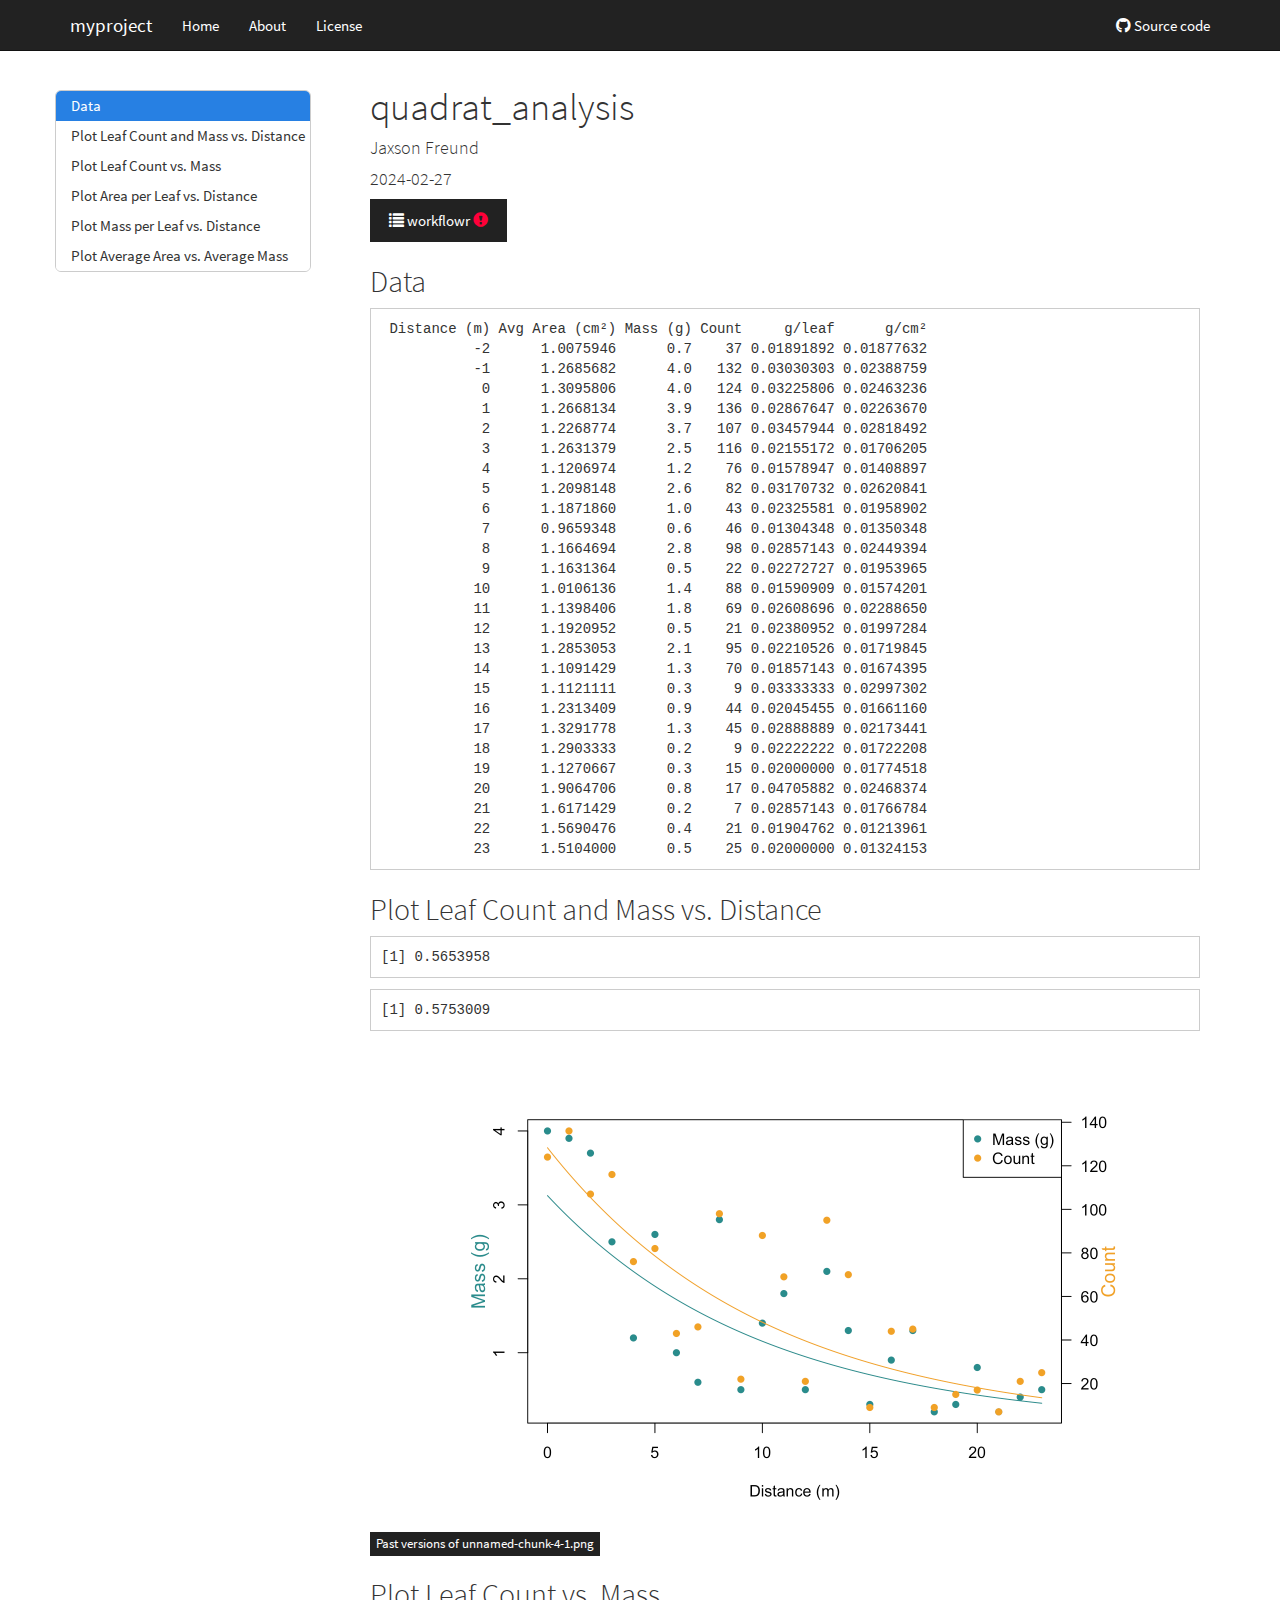
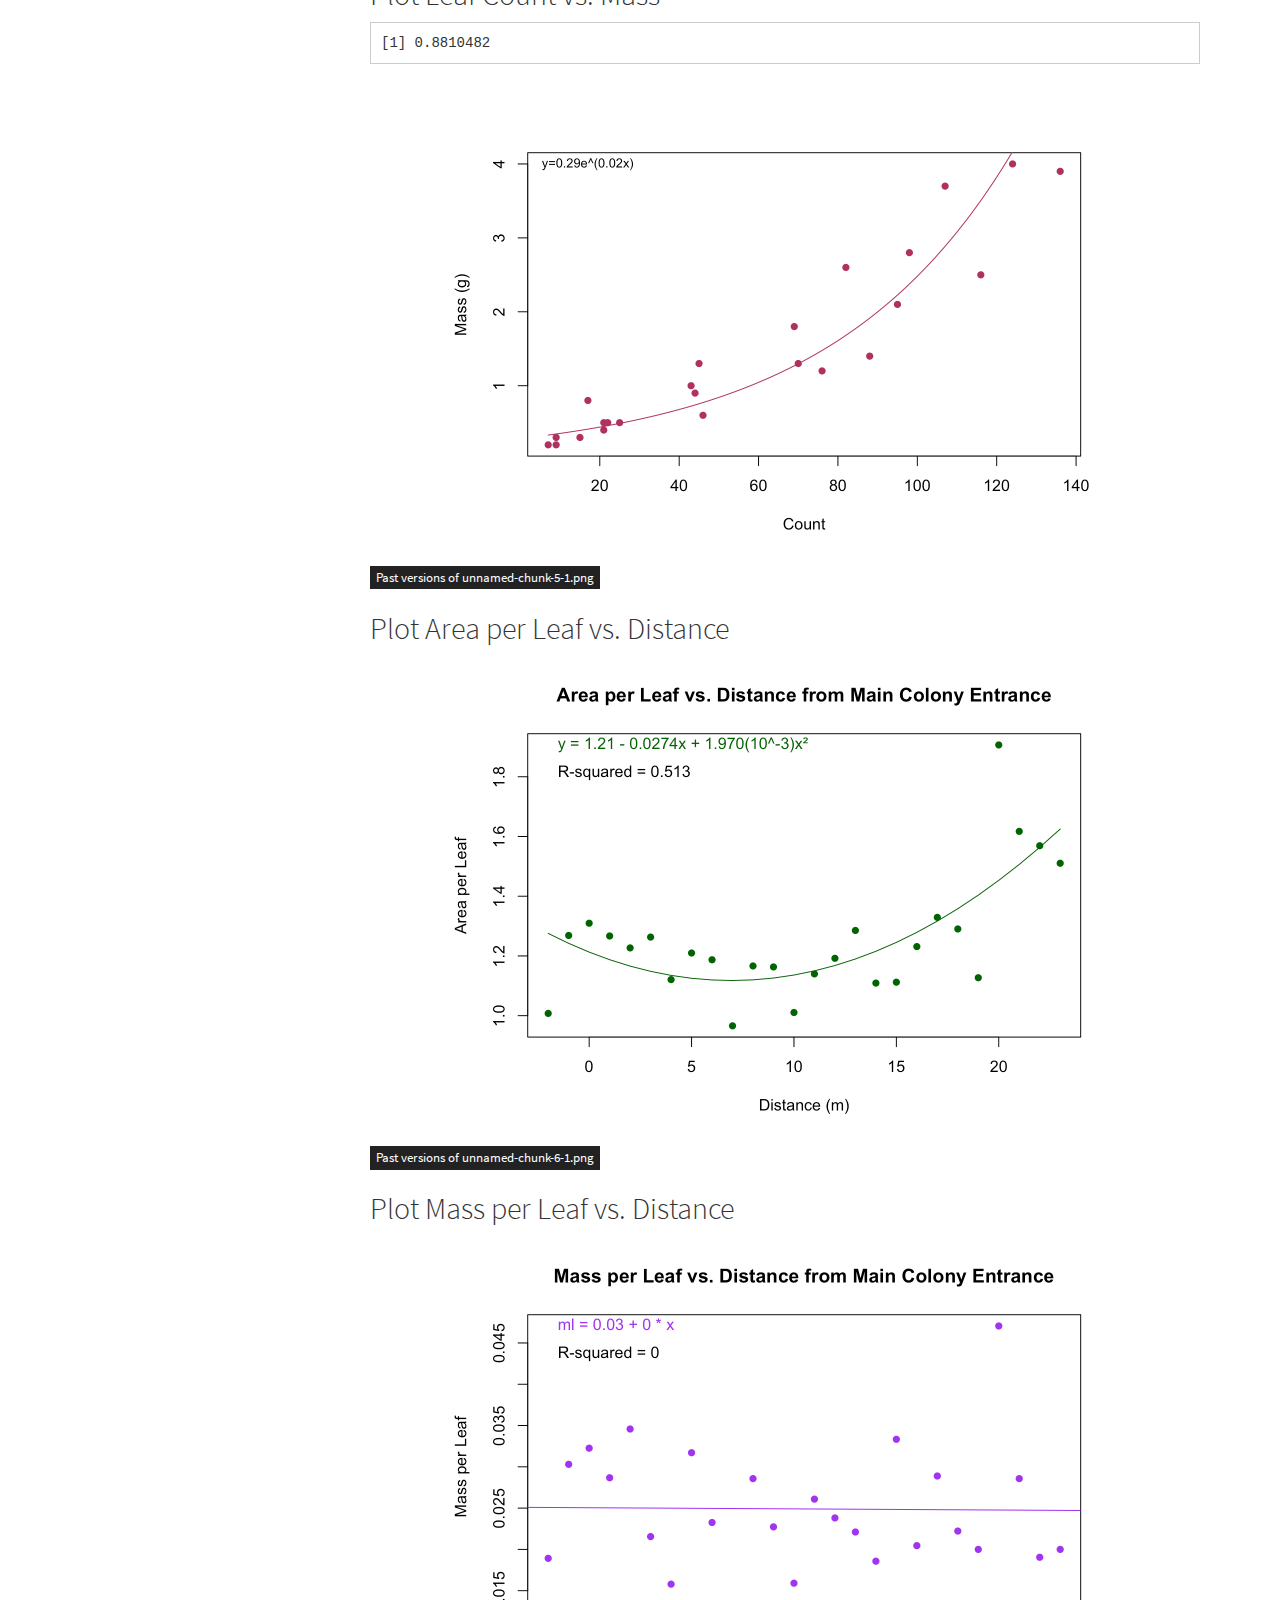
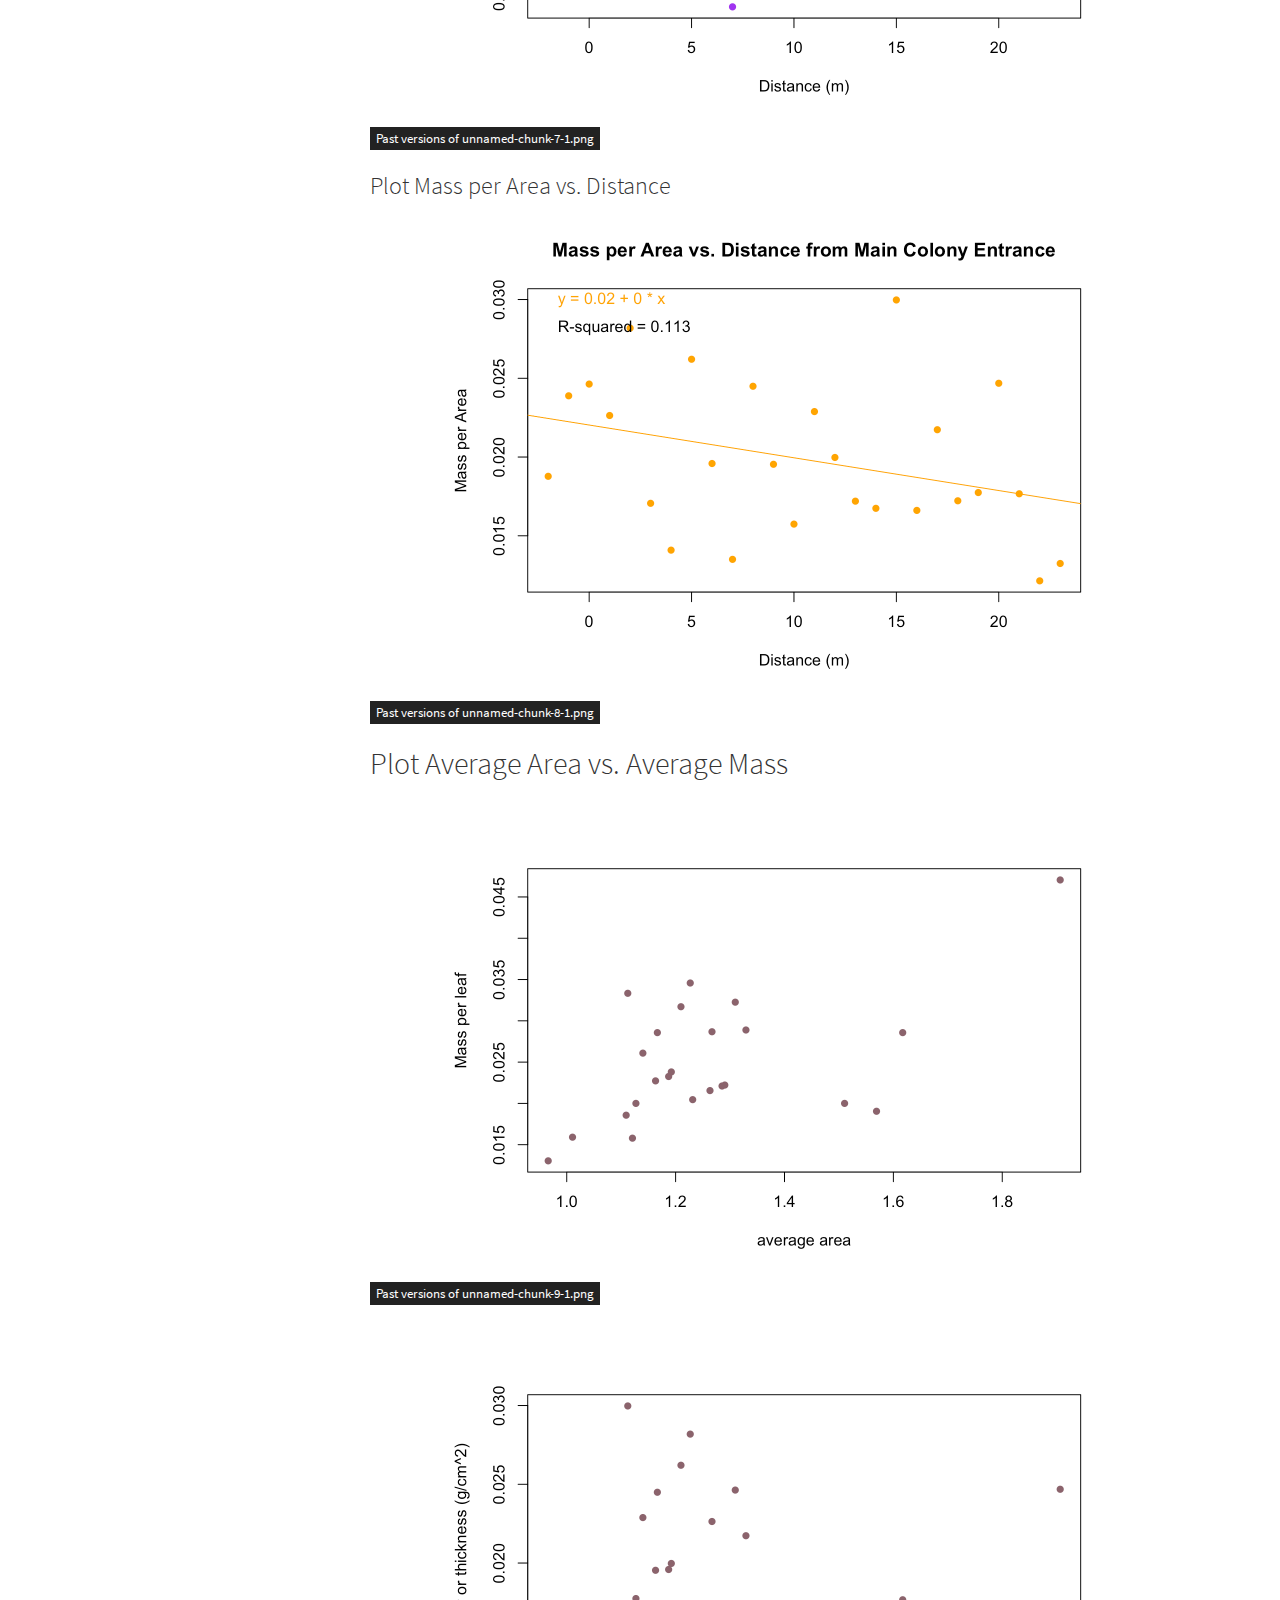
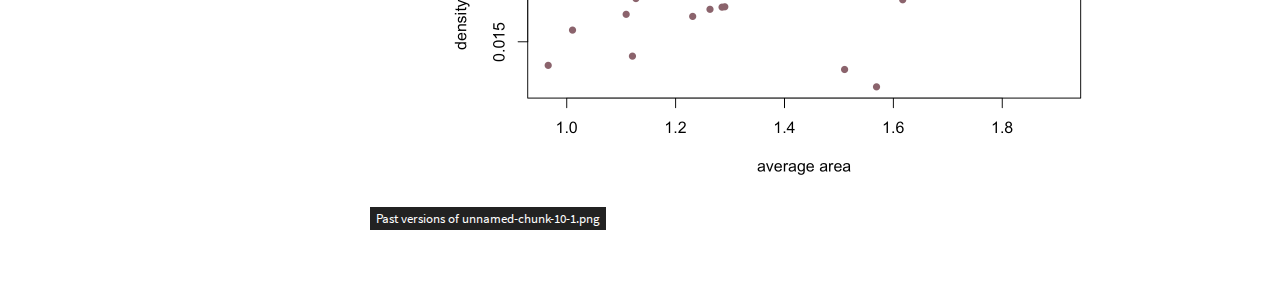
<file: myproject/docs/quadrat_analysis.html>
<!DOCTYPE html>

<html>

<head>

<meta charset="utf-8" />
<meta name="generator" content="pandoc" />
<meta http-equiv="X-UA-Compatible" content="IE=EDGE" />


<meta name="author" content="Jaxson Freund" />

<meta name="date" content="2024-02-27" />

<title>quadrat_analysis</title>

<script src="site_libs/header-attrs-2.25/header-attrs.js"></script>
<script src="site_libs/jquery-3.6.0/jquery-3.6.0.min.js"></script>
<meta name="viewport" content="width=device-width, initial-scale=1" />
<link href="site_libs/bootstrap-3.3.5/css/cosmo.min.css" rel="stylesheet" />
<script src="site_libs/bootstrap-3.3.5/js/bootstrap.min.js"></script>
<script src="site_libs/bootstrap-3.3.5/shim/html5shiv.min.js"></script>
<script src="site_libs/bootstrap-3.3.5/shim/respond.min.js"></script>
<style>h1 {font-size: 34px;}
       h1.title {font-size: 38px;}
       h2 {font-size: 30px;}
       h3 {font-size: 24px;}
       h4 {font-size: 18px;}
       h5 {font-size: 16px;}
       h6 {font-size: 12px;}
       code {color: inherit; background-color: rgba(0, 0, 0, 0.04);}
       pre:not([class]) { background-color: white }</style>
<script src="site_libs/jqueryui-1.13.2/jquery-ui.min.js"></script>
<link href="site_libs/tocify-1.9.1/jquery.tocify.css" rel="stylesheet" />
<script src="site_libs/tocify-1.9.1/jquery.tocify.js"></script>
<script src="site_libs/navigation-1.1/tabsets.js"></script>
<link href="site_libs/highlightjs-9.12.0/textmate.css" rel="stylesheet" />
<script src="site_libs/highlightjs-9.12.0/highlight.js"></script>
<link href="site_libs/font-awesome-6.4.2/css/all.min.css" rel="stylesheet" />
<link href="site_libs/font-awesome-6.4.2/css/v4-shims.min.css" rel="stylesheet" />

<link rel="icon" href="https://github.com/workflowr/workflowr-assets/raw/main/img/reproducible.png">
<!-- Add a small amount of space between sections. -->
<style type="text/css">
div.section {
  padding-top: 12px;
}
</style>



<style type="text/css">
  code{white-space: pre-wrap;}
  span.smallcaps{font-variant: small-caps;}
  span.underline{text-decoration: underline;}
  div.column{display: inline-block; vertical-align: top; width: 50%;}
  div.hanging-indent{margin-left: 1.5em; text-indent: -1.5em;}
  ul.task-list{list-style: none;}
    </style>

<style type="text/css">code{white-space: pre;}</style>
<script type="text/javascript">
if (window.hljs) {
  hljs.configure({languages: []});
  hljs.initHighlightingOnLoad();
  if (document.readyState && document.readyState === "complete") {
    window.setTimeout(function() { hljs.initHighlighting(); }, 0);
  }
}
</script>









<style type = "text/css">
.main-container {
  max-width: 940px;
  margin-left: auto;
  margin-right: auto;
}
img {
  max-width:100%;
}
.tabbed-pane {
  padding-top: 12px;
}
.html-widget {
  margin-bottom: 20px;
}
button.code-folding-btn:focus {
  outline: none;
}
summary {
  display: list-item;
}
details > summary > p:only-child {
  display: inline;
}
pre code {
  padding: 0;
}
</style>


<style type="text/css">
.dropdown-submenu {
  position: relative;
}
.dropdown-submenu>.dropdown-menu {
  top: 0;
  left: 100%;
  margin-top: -6px;
  margin-left: -1px;
  border-radius: 0 6px 6px 6px;
}
.dropdown-submenu:hover>.dropdown-menu {
  display: block;
}
.dropdown-submenu>a:after {
  display: block;
  content: " ";
  float: right;
  width: 0;
  height: 0;
  border-color: transparent;
  border-style: solid;
  border-width: 5px 0 5px 5px;
  border-left-color: #cccccc;
  margin-top: 5px;
  margin-right: -10px;
}
.dropdown-submenu:hover>a:after {
  border-left-color: #adb5bd;
}
.dropdown-submenu.pull-left {
  float: none;
}
.dropdown-submenu.pull-left>.dropdown-menu {
  left: -100%;
  margin-left: 10px;
  border-radius: 6px 0 6px 6px;
}
</style>

<script type="text/javascript">
// manage active state of menu based on current page
$(document).ready(function () {
  // active menu anchor
  href = window.location.pathname
  href = href.substr(href.lastIndexOf('/') + 1)
  if (href === "")
    href = "index.html";
  var menuAnchor = $('a[href="' + href + '"]');

  // mark the anchor link active (and if it's in a dropdown, also mark that active)
  var dropdown = menuAnchor.closest('li.dropdown');
  if (window.bootstrap) { // Bootstrap 4+
    menuAnchor.addClass('active');
    dropdown.find('> .dropdown-toggle').addClass('active');
  } else { // Bootstrap 3
    menuAnchor.parent().addClass('active');
    dropdown.addClass('active');
  }

  // Navbar adjustments
  var navHeight = $(".navbar").first().height() + 15;
  var style = document.createElement('style');
  var pt = "padding-top: " + navHeight + "px; ";
  var mt = "margin-top: -" + navHeight + "px; ";
  var css = "";
  // offset scroll position for anchor links (for fixed navbar)
  for (var i = 1; i <= 6; i++) {
    css += ".section h" + i + "{ " + pt + mt + "}\n";
  }
  style.innerHTML = "body {" + pt + "padding-bottom: 40px; }\n" + css;
  document.head.appendChild(style);
});
</script>

<!-- tabsets -->

<style type="text/css">
.tabset-dropdown > .nav-tabs {
  display: inline-table;
  max-height: 500px;
  min-height: 44px;
  overflow-y: auto;
  border: 1px solid #ddd;
  border-radius: 4px;
}

.tabset-dropdown > .nav-tabs > li.active:before, .tabset-dropdown > .nav-tabs.nav-tabs-open:before {
  content: "\e259";
  font-family: 'Glyphicons Halflings';
  display: inline-block;
  padding: 10px;
  border-right: 1px solid #ddd;
}

.tabset-dropdown > .nav-tabs.nav-tabs-open > li.active:before {
  content: "\e258";
  font-family: 'Glyphicons Halflings';
  border: none;
}

.tabset-dropdown > .nav-tabs > li.active {
  display: block;
}

.tabset-dropdown > .nav-tabs > li > a,
.tabset-dropdown > .nav-tabs > li > a:focus,
.tabset-dropdown > .nav-tabs > li > a:hover {
  border: none;
  display: inline-block;
  border-radius: 4px;
  background-color: transparent;
}

.tabset-dropdown > .nav-tabs.nav-tabs-open > li {
  display: block;
  float: none;
}

.tabset-dropdown > .nav-tabs > li {
  display: none;
}
</style>

<!-- code folding -->



<style type="text/css">

#TOC {
  margin: 25px 0px 20px 0px;
}
@media (max-width: 768px) {
#TOC {
  position: relative;
  width: 100%;
}
}

@media print {
.toc-content {
  /* see https://github.com/w3c/csswg-drafts/issues/4434 */
  float: right;
}
}

.toc-content {
  padding-left: 30px;
  padding-right: 40px;
}

div.main-container {
  max-width: 1200px;
}

div.tocify {
  width: 20%;
  max-width: 260px;
  max-height: 85%;
}

@media (min-width: 768px) and (max-width: 991px) {
  div.tocify {
    width: 25%;
  }
}

@media (max-width: 767px) {
  div.tocify {
    width: 100%;
    max-width: none;
  }
}

.tocify ul, .tocify li {
  line-height: 20px;
}

.tocify-subheader .tocify-item {
  font-size: 0.90em;
}

.tocify .list-group-item {
  border-radius: 0px;
}


</style>



</head>

<body>


<div class="container-fluid main-container">


<!-- setup 3col/9col grid for toc_float and main content  -->
<div class="row">
<div class="col-xs-12 col-sm-4 col-md-3">
<div id="TOC" class="tocify">
</div>
</div>

<div class="toc-content col-xs-12 col-sm-8 col-md-9">




<div class="navbar navbar-default  navbar-fixed-top" role="navigation">
  <div class="container">
    <div class="navbar-header">
      <button type="button" class="navbar-toggle collapsed" data-toggle="collapse" data-bs-toggle="collapse" data-target="#navbar" data-bs-target="#navbar">
        <span class="icon-bar"></span>
        <span class="icon-bar"></span>
        <span class="icon-bar"></span>
      </button>
      <a class="navbar-brand" href="index.html">myproject</a>
    </div>
    <div id="navbar" class="navbar-collapse collapse">
      <ul class="nav navbar-nav">
        <li>
  <a href="index.html">Home</a>
</li>
<li>
  <a href="about.html">About</a>
</li>
<li>
  <a href="license.html">License</a>
</li>
      </ul>
      <ul class="nav navbar-nav navbar-right">
        <li>
  <a href="https://github.com/jaxmaddix/myproject">
    <span class="fab fa-github"></span>
     
    Source code
  </a>
</li>
      </ul>
    </div><!--/.nav-collapse -->
  </div><!--/.container -->
</div><!--/.navbar -->

<div id="header">



<h1 class="title toc-ignore">quadrat_analysis</h1>
<h4 class="author">Jaxson Freund</h4>
<h4 class="date">2024-02-27</h4>

</div>


<p>
<button type="button" class="btn btn-default btn-workflowr btn-workflowr-report" data-toggle="collapse" data-target="#workflowr-report">
<span class="glyphicon glyphicon-list" aria-hidden="true"></span>
workflowr <span class="glyphicon glyphicon-exclamation-sign text-danger"
aria-hidden="true"></span>
</button>
</p>
<div id="workflowr-report" class="collapse">
<ul class="nav nav-tabs">
<li class="active">
<a data-toggle="tab" href="#summary">Summary</a>
</li>
<li>
<a data-toggle="tab" href="#checks"> Checks <span
class="glyphicon glyphicon-exclamation-sign text-danger"
aria-hidden="true"></span> </a>
</li>
<li>
<a data-toggle="tab" href="#versions">Past versions</a>
</li>
</ul>
<div class="tab-content">
<div id="summary" class="tab-pane fade in active">
<p>
<strong>Last updated:</strong> 2024-04-08
</p>
<p>
<strong>Checks:</strong> <span
class="glyphicon glyphicon-ok text-success" aria-hidden="true"></span> 1
<span class="glyphicon glyphicon-exclamation-sign text-danger"
aria-hidden="true"></span> 1
</p>
<p>
<strong>Knit directory:</strong> <code>myproject/</code> <span
class="glyphicon glyphicon-question-sign" aria-hidden="true"
title="This is the local directory in which the code in this file was executed.">
</span>
</p>
<p>
This reproducible <a href="https://rmarkdown.rstudio.com">R Markdown</a>
analysis was created with <a
  href="https://github.com/workflowr/workflowr">workflowr</a> (version
1.7.1). The <em>Checks</em> tab describes the reproducibility checks
that were applied when the results were created. The <em>Past
versions</em> tab lists the development history.
</p>
<hr>
</div>
<div id="checks" class="tab-pane fade">
<div id="workflowr-checks" class="panel-group">
<div class="panel panel-default">
<div class="panel-heading">
<p class="panel-title">
<a data-toggle="collapse" data-parent="#workflowr-checks" href="#strongRMarkdownfilestronguncommittedchanges">
<span class="glyphicon glyphicon-exclamation-sign text-danger"
aria-hidden="true"></span> <strong>R Markdown file:</strong> uncommitted
changes </a>
</p>
</div>
<div id="strongRMarkdownfilestronguncommittedchanges"
class="panel-collapse collapse">
<div class="panel-body">
<p>The R Markdown file has unstaged changes. To know which version of
the R Markdown file created these results, you’ll want to first commit
it to the Git repo. If you’re still working on the analysis, you can
ignore this warning. When you’re finished, you can run
<code>wflow_publish</code> to commit the R Markdown file and build the
HTML.</p>
</div>
</div>
</div>
<div class="panel panel-default">
<div class="panel-heading">
<p class="panel-title">
<a data-toggle="collapse" data-parent="#workflowr-checks" href="#strongRepositoryversionstrongahrefhttpsgithubcomjaxmaddixmyprojecttreedca509d2301aa7d71e6e7829742bb725d55488d5targetblankdca509da">
<span class="glyphicon glyphicon-ok text-success"
aria-hidden="true"></span> <strong>Repository version:</strong>
<a href="https://github.com/jaxmaddix/myproject/tree/dca509d2301aa7d71e6e7829742bb725d55488d5" target="_blank">dca509d</a>
</a>
</p>
</div>
<div
id="strongRepositoryversionstrongahrefhttpsgithubcomjaxmaddixmyprojecttreedca509d2301aa7d71e6e7829742bb725d55488d5targetblankdca509da"
class="panel-collapse collapse">
<div class="panel-body">
<p>
Great! You are using Git for version control. Tracking code development
and connecting the code version to the results is critical for
reproducibility.
</p>
<p>
The results in this page were generated with repository version
<a href="https://github.com/jaxmaddix/myproject/tree/dca509d2301aa7d71e6e7829742bb725d55488d5" target="_blank">dca509d</a>.
See the <em>Past versions</em> tab to see a history of the changes made
to the R Markdown and HTML files.
</p>
<p>
Note that you need to be careful to ensure that all relevant files for
the analysis have been committed to Git prior to generating the results
(you can use <code>wflow_publish</code> or
<code>wflow_git_commit</code>). workflowr only checks the R Markdown
file, but you know if there are other scripts or data files that it
depends on. Below is the status of the Git repository when the results
were generated:
</p>
<pre><code>
Ignored files:
    Ignored:    .DS_Store
    Ignored:    .Rhistory
    Ignored:    .Rproj.user/
    Ignored:    myproject/.DS_Store
    Ignored:    myproject/.Rhistory
    Ignored:    myproject/.Rproj.user/

Untracked files:
    Untracked:  myproject/chart_edits.html
    Untracked:  myproject/chart_edits.qmd
    Untracked:  myproject/chart_edits_files/

Unstaged changes:
    Modified:   myproject/analysis/index.Rmd
    Modified:   myproject/analysis/quadrat_analysis.Rmd

</code></pre>
<p>
Note that any generated files, e.g. HTML, png, CSS, etc., are not
included in this status report because it is ok for generated content to
have uncommitted changes.
</p>
</div>
</div>
</div>
</div>
<hr>
</div>
<div id="versions" class="tab-pane fade">

<p>
These are the previous versions of the repository in which changes were
made to the R Markdown
(<code>myproject/analysis/quadrat_analysis.Rmd</code>) and HTML
(<code>myproject/docs/quadrat_analysis.html</code>) files. If you’ve
configured a remote Git repository (see <code>?wflow_git_remote</code>),
click on the hyperlinks in the table below to view the files as they
were in that past version.
</p>
<div class="table-responsive">
<table class="table table-condensed table-hover">
<thead>
<tr>
<th>
File
</th>
<th>
Version
</th>
<th>
Author
</th>
<th>
Date
</th>
<th>
Message
</th>
</tr>
</thead>
<tbody>
<tr>
<td>
Rmd
</td>
<td>
<a href="https://github.com/jaxmaddix/myproject/blob/bc609671cda8c6636b411788b4caa6c9e44292fb/myproject/analysis/quadrat_analysis.Rmd" target="_blank">bc60967</a>
</td>
<td>
Jaxson Freund
</td>
<td>
2024-03-18
</td>
<td>
R
</td>
</tr>
<tr>
<td>
html
</td>
<td>
<a href="https://rawcdn.githack.com/jaxmaddix/myproject/bc609671cda8c6636b411788b4caa6c9e44292fb/myproject/docs/quadrat_analysis.html" target="_blank">bc60967</a>
</td>
<td>
Jaxson Freund
</td>
<td>
2024-03-18
</td>
<td>
R
</td>
</tr>
<tr>
<td>
Rmd
</td>
<td>
<a href="https://github.com/jaxmaddix/myproject/blob/fdb413bc96d2e190415d5e3422c35fa5aa6cde33/myproject/analysis/quadrat_analysis.Rmd" target="_blank">fdb413b</a>
</td>
<td>
Jaxson Freund
</td>
<td>
2024-03-14
</td>
<td>
R
</td>
</tr>
<tr>
<td>
html
</td>
<td>
<a href="https://rawcdn.githack.com/jaxmaddix/myproject/fdb413bc96d2e190415d5e3422c35fa5aa6cde33/myproject/docs/quadrat_analysis.html" target="_blank">fdb413b</a>
</td>
<td>
Jaxson Freund
</td>
<td>
2024-03-14
</td>
<td>
R
</td>
</tr>
<tr>
<td>
Rmd
</td>
<td>
<a href="https://github.com/jaxmaddix/myproject/blob/056c039747a64033296d495cdf3718eaaee1d23b/myproject/analysis/quadrat_analysis.Rmd" target="_blank">056c039</a>
</td>
<td>
Jaxson Freund
</td>
<td>
2024-02-27
</td>
<td>
R
</td>
</tr>
<tr>
<td>
html
</td>
<td>
<a href="https://rawcdn.githack.com/jaxmaddix/myproject/056c039747a64033296d495cdf3718eaaee1d23b/myproject/docs/quadrat_analysis.html" target="_blank">056c039</a>
</td>
<td>
Jaxson Freund
</td>
<td>
2024-02-27
</td>
<td>
R
</td>
</tr>
</tbody>
</table>
</div>
<hr>
</div>
</div>
</div>
<div id="data" class="section level2">
<h2>Data</h2>
<pre><code> Distance (m) Avg Area (cm²) Mass (g) Count     g/leaf      g/cm²
           -2      1.0075946      0.7    37 0.01891892 0.01877632
           -1      1.2685682      4.0   132 0.03030303 0.02388759
            0      1.3095806      4.0   124 0.03225806 0.02463236
            1      1.2668134      3.9   136 0.02867647 0.02263670
            2      1.2268774      3.7   107 0.03457944 0.02818492
            3      1.2631379      2.5   116 0.02155172 0.01706205
            4      1.1206974      1.2    76 0.01578947 0.01408897
            5      1.2098148      2.6    82 0.03170732 0.02620841
            6      1.1871860      1.0    43 0.02325581 0.01958902
            7      0.9659348      0.6    46 0.01304348 0.01350348
            8      1.1664694      2.8    98 0.02857143 0.02449394
            9      1.1631364      0.5    22 0.02272727 0.01953965
           10      1.0106136      1.4    88 0.01590909 0.01574201
           11      1.1398406      1.8    69 0.02608696 0.02288650
           12      1.1920952      0.5    21 0.02380952 0.01997284
           13      1.2853053      2.1    95 0.02210526 0.01719845
           14      1.1091429      1.3    70 0.01857143 0.01674395
           15      1.1121111      0.3     9 0.03333333 0.02997302
           16      1.2313409      0.9    44 0.02045455 0.01661160
           17      1.3291778      1.3    45 0.02888889 0.02173441
           18      1.2903333      0.2     9 0.02222222 0.01722208
           19      1.1270667      0.3    15 0.02000000 0.01774518
           20      1.9064706      0.8    17 0.04705882 0.02468374
           21      1.6171429      0.2     7 0.02857143 0.01766784
           22      1.5690476      0.4    21 0.01904762 0.01213961
           23      1.5104000      0.5    25 0.02000000 0.01324153</code></pre>
</div>
<div id="plot-leaf-count-and-mass-vs.-distance" class="section level2">
<h2>Plot Leaf Count and Mass vs. Distance</h2>
<pre><code>[1] 0.5653958</code></pre>
<pre><code>[1] 0.5753009</code></pre>
<p><img src="figure/quadrat_analysis.Rmd/unnamed-chunk-4-1.png" width="672" style="display: block; margin: auto;" /></p>
<p>
<button type="button" class="btn btn-default btn-xs btn-workflowr btn-workflowr-fig" data-toggle="collapse" data-target="#fig-unnamed-chunk-4-1">
Past versions of unnamed-chunk-4-1.png
</button>
</p>
<div id="fig-unnamed-chunk-4-1" class="collapse">
<div class="table-responsive">
<table class="table table-condensed table-hover">
<thead>
<tr>
<th>
Version
</th>
<th>
Author
</th>
<th>
Date
</th>
</tr>
</thead>
<tbody>
<tr>
<td>
<a href="https://github.com/jaxmaddix/myproject/blob/056c039747a64033296d495cdf3718eaaee1d23b/myproject/docs/figure/quadrat_analysis.Rmd/unnamed-chunk-4-1.png" target="_blank">056c039</a>
</td>
<td>
Jaxson Freund
</td>
<td>
2024-02-27
</td>
</tr>
</tbody>
</table>
</div>
</div>
</div>
<div id="plot-leaf-count-vs.-mass" class="section level2">
<h2>Plot Leaf Count vs. Mass</h2>
<pre><code>[1] 0.8810482</code></pre>
<p><img src="figure/quadrat_analysis.Rmd/unnamed-chunk-5-1.png" width="672" style="display: block; margin: auto;" /></p>
<p>
<button type="button" class="btn btn-default btn-xs btn-workflowr btn-workflowr-fig" data-toggle="collapse" data-target="#fig-unnamed-chunk-5-1">
Past versions of unnamed-chunk-5-1.png
</button>
</p>
<div id="fig-unnamed-chunk-5-1" class="collapse">
<div class="table-responsive">
<table class="table table-condensed table-hover">
<thead>
<tr>
<th>
Version
</th>
<th>
Author
</th>
<th>
Date
</th>
</tr>
</thead>
<tbody>
<tr>
<td>
<a href="https://github.com/jaxmaddix/myproject/blob/fdb413bc96d2e190415d5e3422c35fa5aa6cde33/myproject/docs/figure/quadrat_analysis.Rmd/unnamed-chunk-5-1.png" target="_blank">fdb413b</a>
</td>
<td>
Jaxson Freund
</td>
<td>
2024-03-14
</td>
</tr>
<tr>
<td>
<a href="https://github.com/jaxmaddix/myproject/blob/056c039747a64033296d495cdf3718eaaee1d23b/myproject/docs/figure/quadrat_analysis.Rmd/unnamed-chunk-5-1.png" target="_blank">056c039</a>
</td>
<td>
Jaxson Freund
</td>
<td>
2024-02-27
</td>
</tr>
</tbody>
</table>
</div>
</div>
</div>
<div id="plot-area-per-leaf-vs.-distance" class="section level2">
<h2>Plot Area per Leaf vs. Distance</h2>
<p><img src="figure/quadrat_analysis.Rmd/unnamed-chunk-6-1.png" width="672" style="display: block; margin: auto;" /></p>
<p>
<button type="button" class="btn btn-default btn-xs btn-workflowr btn-workflowr-fig" data-toggle="collapse" data-target="#fig-unnamed-chunk-6-1">
Past versions of unnamed-chunk-6-1.png
</button>
</p>
<div id="fig-unnamed-chunk-6-1" class="collapse">
<div class="table-responsive">
<table class="table table-condensed table-hover">
<thead>
<tr>
<th>
Version
</th>
<th>
Author
</th>
<th>
Date
</th>
</tr>
</thead>
<tbody>
<tr>
<td>
<a href="https://github.com/jaxmaddix/myproject/blob/056c039747a64033296d495cdf3718eaaee1d23b/myproject/docs/figure/quadrat_analysis.Rmd/unnamed-chunk-6-1.png" target="_blank">056c039</a>
</td>
<td>
Jaxson Freund
</td>
<td>
2024-02-27
</td>
</tr>
</tbody>
</table>
</div>
</div>
</div>
<div id="plot-mass-per-leaf-vs.-distance" class="section level2">
<h2>Plot Mass per Leaf vs. Distance</h2>
<p><img src="figure/quadrat_analysis.Rmd/unnamed-chunk-7-1.png" width="672" style="display: block; margin: auto;" /></p>
<p>
<button type="button" class="btn btn-default btn-xs btn-workflowr btn-workflowr-fig" data-toggle="collapse" data-target="#fig-unnamed-chunk-7-1">
Past versions of unnamed-chunk-7-1.png
</button>
</p>
<div id="fig-unnamed-chunk-7-1" class="collapse">
<div class="table-responsive">
<table class="table table-condensed table-hover">
<thead>
<tr>
<th>
Version
</th>
<th>
Author
</th>
<th>
Date
</th>
</tr>
</thead>
<tbody>
<tr>
<td>
<a href="https://github.com/jaxmaddix/myproject/blob/056c039747a64033296d495cdf3718eaaee1d23b/myproject/docs/figure/quadrat_analysis.Rmd/unnamed-chunk-7-1.png" target="_blank">056c039</a>
</td>
<td>
Jaxson Freund
</td>
<td>
2024-02-27
</td>
</tr>
</tbody>
</table>
</div>
</div>
<div id="plot-mass-per-area-vs.-distance" class="section level3">
<h3>Plot Mass per Area vs. Distance</h3>
<p><img src="figure/quadrat_analysis.Rmd/unnamed-chunk-8-1.png" width="672" style="display: block; margin: auto;" /></p>
<p>
<button type="button" class="btn btn-default btn-xs btn-workflowr btn-workflowr-fig" data-toggle="collapse" data-target="#fig-unnamed-chunk-8-1">
Past versions of unnamed-chunk-8-1.png
</button>
</p>
<div id="fig-unnamed-chunk-8-1" class="collapse">
<div class="table-responsive">
<table class="table table-condensed table-hover">
<thead>
<tr>
<th>
Version
</th>
<th>
Author
</th>
<th>
Date
</th>
</tr>
</thead>
<tbody>
<tr>
<td>
<a href="https://github.com/jaxmaddix/myproject/blob/056c039747a64033296d495cdf3718eaaee1d23b/myproject/docs/figure/quadrat_analysis.Rmd/unnamed-chunk-8-1.png" target="_blank">056c039</a>
</td>
<td>
Jaxson Freund
</td>
<td>
2024-02-27
</td>
</tr>
</tbody>
</table>
</div>
</div>
</div>
</div>
<div id="plot-average-area-vs.-average-mass" class="section level2">
<h2>Plot Average Area vs. Average Mass</h2>
<p><img src="figure/quadrat_analysis.Rmd/unnamed-chunk-9-1.png" width="672" style="display: block; margin: auto;" /></p>
<p>
<button type="button" class="btn btn-default btn-xs btn-workflowr btn-workflowr-fig" data-toggle="collapse" data-target="#fig-unnamed-chunk-9-1">
Past versions of unnamed-chunk-9-1.png
</button>
</p>
<div id="fig-unnamed-chunk-9-1" class="collapse">
<div class="table-responsive">
<table class="table table-condensed table-hover">
<thead>
<tr>
<th>
Version
</th>
<th>
Author
</th>
<th>
Date
</th>
</tr>
</thead>
<tbody>
<tr>
<td>
<a href="https://github.com/jaxmaddix/myproject/blob/056c039747a64033296d495cdf3718eaaee1d23b/myproject/docs/figure/quadrat_analysis.Rmd/unnamed-chunk-9-1.png" target="_blank">056c039</a>
</td>
<td>
Jaxson Freund
</td>
<td>
2024-02-27
</td>
</tr>
</tbody>
</table>
</div>
</div>
<p><img src="figure/quadrat_analysis.Rmd/unnamed-chunk-10-1.png" width="672" style="display: block; margin: auto;" /></p>
<p>
<button type="button" class="btn btn-default btn-xs btn-workflowr btn-workflowr-fig" data-toggle="collapse" data-target="#fig-unnamed-chunk-10-1">
Past versions of unnamed-chunk-10-1.png
</button>
</p>
<div id="fig-unnamed-chunk-10-1" class="collapse">
<div class="table-responsive">
<table class="table table-condensed table-hover">
<thead>
<tr>
<th>
Version
</th>
<th>
Author
</th>
<th>
Date
</th>
</tr>
</thead>
<tbody>
<tr>
<td>
<a href="https://github.com/jaxmaddix/myproject/blob/056c039747a64033296d495cdf3718eaaee1d23b/myproject/docs/figure/quadrat_analysis.Rmd/unnamed-chunk-10-1.png" target="_blank">056c039</a>
</td>
<td>
Jaxson Freund
</td>
<td>
2024-02-27
</td>
</tr>
</tbody>
</table>
</div>
</div>
</div>


<!-- Adjust MathJax settings so that all math formulae are shown using
TeX fonts only; see
https://docs.mathjax.org/en/latest/web/configuration.html. This will make
the presentation more consistent at the cost of the webpage sometimes
taking slightly longer to load. Note that this only works because the
footer is added to webpages before the MathJax javascript. -->
<script type="text/x-mathjax-config">
  MathJax.Hub.Config({
    "HTML-CSS": { availableFonts: ["TeX"] }
  });
</script>




</div>
</div>

</div>

<script>

// add bootstrap table styles to pandoc tables
function bootstrapStylePandocTables() {
  $('tr.odd').parent('tbody').parent('table').addClass('table table-condensed');
}
$(document).ready(function () {
  bootstrapStylePandocTables();
});


</script>

<!-- tabsets -->

<script>
$(document).ready(function () {
  window.buildTabsets("TOC");
});

$(document).ready(function () {
  $('.tabset-dropdown > .nav-tabs > li').click(function () {
    $(this).parent().toggleClass('nav-tabs-open');
  });
});
</script>

<!-- code folding -->

<script>
$(document).ready(function ()  {

    // temporarily add toc-ignore selector to headers for the consistency with Pandoc
    $('.unlisted.unnumbered').addClass('toc-ignore')

    // move toc-ignore selectors from section div to header
    $('div.section.toc-ignore')
        .removeClass('toc-ignore')
        .children('h1,h2,h3,h4,h5').addClass('toc-ignore');

    // establish options
    var options = {
      selectors: "h1,h2,h3",
      theme: "bootstrap3",
      context: '.toc-content',
      hashGenerator: function (text) {
        return text.replace(/[.\\/?&!#<>]/g, '').replace(/\s/g, '_');
      },
      ignoreSelector: ".toc-ignore",
      scrollTo: 0
    };
    options.showAndHide = true;
    options.smoothScroll = true;

    // tocify
    var toc = $("#TOC").tocify(options).data("toc-tocify");
});
</script>

<!-- dynamically load mathjax for compatibility with self-contained -->
<script>
  (function () {
    var script = document.createElement("script");
    script.type = "text/javascript";
    script.src  = "https://mathjax.rstudio.com/latest/MathJax.js?config=TeX-AMS-MML_HTMLorMML";
    document.getElementsByTagName("head")[0].appendChild(script);
  })();
</script>

</body>
</html>
</file>
<file: docs/site_libs/highlightjs-9.12.0/textmate.css>
.hljs-literal {
  color: rgb(88, 72, 246);
}

.hljs-number {
  color: rgb(0, 0, 205);
}

.hljs-comment {
  color: rgb(76, 136, 107);
}

.hljs-keyword {
  color: rgb(0, 0, 255);
}

.hljs-string {
  color: rgb(3, 106, 7);
}
</file>
<file: myproject/chart_edits_files/libs/quarto-html/tippy.css>
.tippy-box[data-animation=fade][data-state=hidden]{opacity:0}[data-tippy-root]{max-width:calc(100vw - 10px)}.tippy-box{position:relative;background-color:#333;color:#fff;border-radius:4px;font-size:14px;line-height:1.4;white-space:normal;outline:0;transition-property:transform,visibility,opacity}.tippy-box[data-placement^=top]>.tippy-arrow{bottom:0}.tippy-box[data-placement^=top]>.tippy-arrow:before{bottom:-7px;left:0;border-width:8px 8px 0;border-top-color:initial;transform-origin:center top}.tippy-box[data-placement^=bottom]>.tippy-arrow{top:0}.tippy-box[data-placement^=bottom]>.tippy-arrow:before{top:-7px;left:0;border-width:0 8px 8px;border-bottom-color:initial;transform-origin:center bottom}.tippy-box[data-placement^=left]>.tippy-arrow{right:0}.tippy-box[data-placement^=left]>.tippy-arrow:before{border-width:8px 0 8px 8px;border-left-color:initial;right:-7px;transform-origin:center left}.tippy-box[data-placement^=right]>.tippy-arrow{left:0}.tippy-box[data-placement^=right]>.tippy-arrow:before{left:-7px;border-width:8px 8px 8px 0;border-right-color:initial;transform-origin:center right}.tippy-box[data-inertia][data-state=visible]{transition-timing-function:cubic-bezier(.54,1.5,.38,1.11)}.tippy-arrow{width:16px;height:16px;color:#333}.tippy-arrow:before{content:"";position:absolute;border-color:transparent;border-style:solid}.tippy-content{position:relative;padding:5px 9px;z-index:1}
</file>
<file: myproject/chart_edits_files/libs/quarto-html/quarto-syntax-highlighting.css>
/* quarto syntax highlight colors */
:root {
  --quarto-hl-ot-color: #003B4F;
  --quarto-hl-at-color: #657422;
  --quarto-hl-ss-color: #20794D;
  --quarto-hl-an-color: #5E5E5E;
  --quarto-hl-fu-color: #4758AB;
  --quarto-hl-st-color: #20794D;
  --quarto-hl-cf-color: #003B4F;
  --quarto-hl-op-color: #5E5E5E;
  --quarto-hl-er-color: #AD0000;
  --quarto-hl-bn-color: #AD0000;
  --quarto-hl-al-color: #AD0000;
  --quarto-hl-va-color: #111111;
  --quarto-hl-bu-color: inherit;
  --quarto-hl-ex-color: inherit;
  --quarto-hl-pp-color: #AD0000;
  --quarto-hl-in-color: #5E5E5E;
  --quarto-hl-vs-color: #20794D;
  --quarto-hl-wa-color: #5E5E5E;
  --quarto-hl-do-color: #5E5E5E;
  --quarto-hl-im-color: #00769E;
  --quarto-hl-ch-color: #20794D;
  --quarto-hl-dt-color: #AD0000;
  --quarto-hl-fl-color: #AD0000;
  --quarto-hl-co-color: #5E5E5E;
  --quarto-hl-cv-color: #5E5E5E;
  --quarto-hl-cn-color: #8f5902;
  --quarto-hl-sc-color: #5E5E5E;
  --quarto-hl-dv-color: #AD0000;
  --quarto-hl-kw-color: #003B4F;
}

/* other quarto variables */
:root {
  --quarto-font-monospace: SFMono-Regular, Menlo, Monaco, Consolas, "Liberation Mono", "Courier New", monospace;
}

pre > code.sourceCode > span {
  color: #003B4F;
}

code span {
  color: #003B4F;
}

code.sourceCode > span {
  color: #003B4F;
}

div.sourceCode,
div.sourceCode pre.sourceCode {
  color: #003B4F;
}

code span.ot {
  color: #003B4F;
  font-style: inherit;
}

code span.at {
  color: #657422;
  font-style: inherit;
}

code span.ss {
  color: #20794D;
  font-style: inherit;
}

code span.an {
  color: #5E5E5E;
  font-style: inherit;
}

code span.fu {
  color: #4758AB;
  font-style: inherit;
}

code span.st {
  color: #20794D;
  font-style: inherit;
}

code span.cf {
  color: #003B4F;
  font-style: inherit;
}

code span.op {
  color: #5E5E5E;
  font-style: inherit;
}

code span.er {
  color: #AD0000;
  font-style: inherit;
}

code span.bn {
  color: #AD0000;
  font-style: inherit;
}

code span.al {
  color: #AD0000;
  font-style: inherit;
}

code span.va {
  color: #111111;
  font-style: inherit;
}

code span.bu {
  font-style: inherit;
}

code span.ex {
  font-style: inherit;
}

code span.pp {
  color: #AD0000;
  font-style: inherit;
}

code span.in {
  color: #5E5E5E;
  font-style: inherit;
}

code span.vs {
  color: #20794D;
  font-style: inherit;
}

code span.wa {
  color: #5E5E5E;
  font-style: italic;
}

code span.do {
  color: #5E5E5E;
  font-style: italic;
}

code span.im {
  color: #00769E;
  font-style: inherit;
}

code span.ch {
  color: #20794D;
  font-style: inherit;
}

code span.dt {
  color: #AD0000;
  font-style: inherit;
}

code span.fl {
  color: #AD0000;
  font-style: inherit;
}

code span.co {
  color: #5E5E5E;
  font-style: inherit;
}

code span.cv {
  color: #5E5E5E;
  font-style: italic;
}

code span.cn {
  color: #8f5902;
  font-style: inherit;
}

code span.sc {
  color: #5E5E5E;
  font-style: inherit;
}

code span.dv {
  color: #AD0000;
  font-style: inherit;
}

code span.kw {
  color: #003B4F;
  font-style: inherit;
}

.prevent-inlining {
  content: "</";
}

/*# sourceMappingURL=debc5d5d77c3f9108843748ff7464032.css.map */
</file>
<file: myproject/docs/site_libs/highlightjs-9.12.0/textmate.css>
.hljs-literal {
  color: rgb(88, 72, 246);
}

.hljs-number {
  color: rgb(0, 0, 205);
}

.hljs-comment {
  color: rgb(76, 136, 107);
}

.hljs-keyword {
  color: rgb(0, 0, 255);
}

.hljs-string {
  color: rgb(3, 106, 7);
}
</file>
<file: docs/site_libs/bootstrap-3.3.5/css/cosmo.min.css>
@font-face {
  font-family: 'Source Sans Pro';
  font-style: normal;
  font-weight: 300;
  src: url(fonts/SourceSansProLight.ttf) format('truetype');
}
@font-face {
  font-family: 'Source Sans Pro';
  font-style: normal;
  font-weight: 400;
  src: url(fonts/SourceSansPro.ttf) format('truetype');
}
@font-face {
  font-family: 'Source Sans Pro';
  font-style: normal;
  font-weight: 700;
  src: url(fonts/SourceSansProBold.ttf) format('truetype');
}

/*!
 * bootswatch v3.3.6
 * Homepage: http://bootswatch.com
 * Copyright 2012-2015 Thomas Park
 * Licensed under MIT
 * Based on Bootstrap
*//*!
 * Bootstrap v3.3.6 (http://getbootstrap.com)
 * Copyright 2011-2015 Twitter, Inc.
 * Licensed under MIT (https://github.com/twbs/bootstrap/blob/master/LICENSE)
 *//*! normalize.css v3.0.3 | MIT License | github.com/necolas/normalize.css */html{font-family:sans-serif;-ms-text-size-adjust:100%;-webkit-text-size-adjust:100%}body{margin:0}article,aside,details,figcaption,figure,footer,header,hgroup,main,menu,nav,section,summary{display:block}audio,canvas,progress,video{display:inline-block;vertical-align:baseline}audio:not([controls]){display:none;height:0}[hidden],template{display:none}a{background-color:transparent}a:active,a:hover{outline:0}abbr[title]{border-bottom:1px dotted}b,strong{font-weight:bold}dfn{font-style:italic}h1{font-size:2em;margin:0.67em 0}mark{background:#ff0;color:#000}small{font-size:80%}sub,sup{font-size:75%;line-height:0;position:relative;vertical-align:baseline}sup{top:-0.5em}sub{bottom:-0.25em}img{border:0}svg:not(:root){overflow:hidden}figure{margin:1em 40px}hr{-webkit-box-sizing:content-box;-moz-box-sizing:content-box;box-sizing:content-box;height:0}pre{overflow:auto}code,kbd,pre,samp{font-family:monospace, monospace;font-size:1em}button,input,optgroup,select,textarea{color:inherit;font:inherit;margin:0}button{overflow:visible}button,select{text-transform:none}button,html input[type="button"],input[type="reset"],input[type="submit"]{-webkit-appearance:button;cursor:pointer}button[disabled],html input[disabled]{cursor:default}button::-moz-focus-inner,input::-moz-focus-inner{border:0;padding:0}input{line-height:normal}input[type="checkbox"],input[type="radio"]{-webkit-box-sizing:border-box;-moz-box-sizing:border-box;box-sizing:border-box;padding:0}input[type="number"]::-webkit-inner-spin-button,input[type="number"]::-webkit-outer-spin-button{height:auto}input[type="search"]{-webkit-appearance:textfield;-webkit-box-sizing:content-box;-moz-box-sizing:content-box;box-sizing:content-box}input[type="search"]::-webkit-search-cancel-button,input[type="search"]::-webkit-search-decoration{-webkit-appearance:none}fieldset{border:1px solid #c0c0c0;margin:0 2px;padding:0.35em 0.625em 0.75em}legend{border:0;padding:0}textarea{overflow:auto}optgroup{font-weight:bold}table{border-collapse:collapse;border-spacing:0}td,th{padding:0}/*! Source: https://github.com/h5bp/html5-boilerplate/blob/master/src/css/main.css */@media print{*,*:before,*:after{background:transparent !important;color:#000 !important;-webkit-box-shadow:none !important;box-shadow:none !important;text-shadow:none !important}a,a:visited{text-decoration:underline}a[href]:after{content:" (" attr(href) ")"}abbr[title]:after{content:" (" attr(title) ")"}a[href^="#"]:after,a[href^="javascript:"]:after{content:""}pre,blockquote{border:1px solid #999;page-break-inside:avoid}thead{display:table-header-group}tr,img{page-break-inside:avoid}img{max-width:100% !important}p,h2,h3{orphans:3;widows:3}h2,h3{page-break-after:avoid}.navbar{display:none}.btn>.caret,.dropup>.btn>.caret{border-top-color:#000 !important}.label{border:1px solid #000}.table{border-collapse:collapse !important}.table td,.table th{background-color:#fff !important}.table-bordered th,.table-bordered td{border:1px solid #ddd !important}}@font-face{font-family:'Glyphicons Halflings';src:url('../fonts/glyphicons-halflings-regular.eot');src:url('../fonts/glyphicons-halflings-regular.eot?#iefix') format('embedded-opentype'),url('../fonts/glyphicons-halflings-regular.woff') format('woff'),url('../fonts/glyphicons-halflings-regular.ttf') format('truetype'),url('../fonts/glyphicons-halflings-regular.svg#glyphicons_halflingsregular') format('svg')}.glyphicon{position:relative;top:1px;display:inline-block;font-family:'Glyphicons Halflings';font-style:normal;font-weight:normal;line-height:1;-webkit-font-smoothing:antialiased;-moz-osx-font-smoothing:grayscale}.glyphicon-asterisk:before{content:"\002a"}.glyphicon-plus:before{content:"\002b"}.glyphicon-euro:before,.glyphicon-eur:before{content:"\20ac"}.glyphicon-minus:before{content:"\2212"}.glyphicon-cloud:before{content:"\2601"}.glyphicon-envelope:before{content:"\2709"}.glyphicon-pencil:before{content:"\270f"}.glyphicon-glass:before{content:"\e001"}.glyphicon-music:before{content:"\e002"}.glyphicon-search:before{content:"\e003"}.glyphicon-heart:before{content:"\e005"}.glyphicon-star:before{content:"\e006"}.glyphicon-star-empty:before{content:"\e007"}.glyphicon-user:before{content:"\e008"}.glyphicon-film:before{content:"\e009"}.glyphicon-th-large:before{content:"\e010"}.glyphicon-th:before{content:"\e011"}.glyphicon-th-list:before{content:"\e012"}.glyphicon-ok:before{content:"\e013"}.glyphicon-remove:before{content:"\e014"}.glyphicon-zoom-in:before{content:"\e015"}.glyphicon-zoom-out:before{content:"\e016"}.glyphicon-off:before{content:"\e017"}.glyphicon-signal:before{content:"\e018"}.glyphicon-cog:before{content:"\e019"}.glyphicon-trash:before{content:"\e020"}.glyphicon-home:before{content:"\e021"}.glyphicon-file:before{content:"\e022"}.glyphicon-time:before{content:"\e023"}.glyphicon-road:before{content:"\e024"}.glyphicon-download-alt:before{content:"\e025"}.glyphicon-download:before{content:"\e026"}.glyphicon-upload:before{content:"\e027"}.glyphicon-inbox:before{content:"\e028"}.glyphicon-play-circle:before{content:"\e029"}.glyphicon-repeat:before{content:"\e030"}.glyphicon-refresh:before{content:"\e031"}.glyphicon-list-alt:before{content:"\e032"}.glyphicon-lock:before{content:"\e033"}.glyphicon-flag:before{content:"\e034"}.glyphicon-headphones:before{content:"\e035"}.glyphicon-volume-off:before{content:"\e036"}.glyphicon-volume-down:before{content:"\e037"}.glyphicon-volume-up:before{content:"\e038"}.glyphicon-qrcode:before{content:"\e039"}.glyphicon-barcode:before{content:"\e040"}.glyphicon-tag:before{content:"\e041"}.glyphicon-tags:before{content:"\e042"}.glyphicon-book:before{content:"\e043"}.glyphicon-bookmark:before{content:"\e044"}.glyphicon-print:before{content:"\e045"}.glyphicon-camera:before{content:"\e046"}.glyphicon-font:before{content:"\e047"}.glyphicon-bold:before{content:"\e048"}.glyphicon-italic:before{content:"\e049"}.glyphicon-text-height:before{content:"\e050"}.glyphicon-text-width:before{content:"\e051"}.glyphicon-align-left:before{content:"\e052"}.glyphicon-align-center:before{content:"\e053"}.glyphicon-align-right:before{content:"\e054"}.glyphicon-align-justify:before{content:"\e055"}.glyphicon-list:before{content:"\e056"}.glyphicon-indent-left:before{content:"\e057"}.glyphicon-indent-right:before{content:"\e058"}.glyphicon-facetime-video:before{content:"\e059"}.glyphicon-picture:before{content:"\e060"}.glyphicon-map-marker:before{content:"\e062"}.glyphicon-adjust:before{content:"\e063"}.glyphicon-tint:before{content:"\e064"}.glyphicon-edit:before{content:"\e065"}.glyphicon-share:before{content:"\e066"}.glyphicon-check:before{content:"\e067"}.glyphicon-move:before{content:"\e068"}.glyphicon-step-backward:before{content:"\e069"}.glyphicon-fast-backward:before{content:"\e070"}.glyphicon-backward:before{content:"\e071"}.glyphicon-play:before{content:"\e072"}.glyphicon-pause:before{content:"\e073"}.glyphicon-stop:before{content:"\e074"}.glyphicon-forward:before{content:"\e075"}.glyphicon-fast-forward:before{content:"\e076"}.glyphicon-step-forward:before{content:"\e077"}.glyphicon-eject:before{content:"\e078"}.glyphicon-chevron-left:before{content:"\e079"}.glyphicon-chevron-right:before{content:"\e080"}.glyphicon-plus-sign:before{content:"\e081"}.glyphicon-minus-sign:before{content:"\e082"}.glyphicon-remove-sign:before{content:"\e083"}.glyphicon-ok-sign:before{content:"\e084"}.glyphicon-question-sign:before{content:"\e085"}.glyphicon-info-sign:before{content:"\e086"}.glyphicon-screenshot:before{content:"\e087"}.glyphicon-remove-circle:before{content:"\e088"}.glyphicon-ok-circle:before{content:"\e089"}.glyphicon-ban-circle:before{content:"\e090"}.glyphicon-arrow-left:before{content:"\e091"}.glyphicon-arrow-right:before{content:"\e092"}.glyphicon-arrow-up:before{content:"\e093"}.glyphicon-arrow-down:before{content:"\e094"}.glyphicon-share-alt:before{content:"\e095"}.glyphicon-resize-full:before{content:"\e096"}.glyphicon-resize-small:before{content:"\e097"}.glyphicon-exclamation-sign:before{content:"\e101"}.glyphicon-gift:before{content:"\e102"}.glyphicon-leaf:before{content:"\e103"}.glyphicon-fire:before{content:"\e104"}.glyphicon-eye-open:before{content:"\e105"}.glyphicon-eye-close:before{content:"\e106"}.glyphicon-warning-sign:before{content:"\e107"}.glyphicon-plane:before{content:"\e108"}.glyphicon-calendar:before{content:"\e109"}.glyphicon-random:before{content:"\e110"}.glyphicon-comment:before{content:"\e111"}.glyphicon-magnet:before{content:"\e112"}.glyphicon-chevron-up:before{content:"\e113"}.glyphicon-chevron-down:before{content:"\e114"}.glyphicon-retweet:before{content:"\e115"}.glyphicon-shopping-cart:before{content:"\e116"}.glyphicon-folder-close:before{content:"\e117"}.glyphicon-folder-open:before{content:"\e118"}.glyphicon-resize-vertical:before{content:"\e119"}.glyphicon-resize-horizontal:before{content:"\e120"}.glyphicon-hdd:before{content:"\e121"}.glyphicon-bullhorn:before{content:"\e122"}.glyphicon-bell:before{content:"\e123"}.glyphicon-certificate:before{content:"\e124"}.glyphicon-thumbs-up:before{content:"\e125"}.glyphicon-thumbs-down:before{content:"\e126"}.glyphicon-hand-right:before{content:"\e127"}.glyphicon-hand-left:before{content:"\e128"}.glyphicon-hand-up:before{content:"\e129"}.glyphicon-hand-down:before{content:"\e130"}.glyphicon-circle-arrow-right:before{content:"\e131"}.glyphicon-circle-arrow-left:before{content:"\e132"}.glyphicon-circle-arrow-up:before{content:"\e133"}.glyphicon-circle-arrow-down:before{content:"\e134"}.glyphicon-globe:before{content:"\e135"}.glyphicon-wrench:before{content:"\e136"}.glyphicon-tasks:before{content:"\e137"}.glyphicon-filter:before{content:"\e138"}.glyphicon-briefcase:before{content:"\e139"}.glyphicon-fullscreen:before{content:"\e140"}.glyphicon-dashboard:before{content:"\e141"}.glyphicon-paperclip:before{content:"\e142"}.glyphicon-heart-empty:before{content:"\e143"}.glyphicon-link:before{content:"\e144"}.glyphicon-phone:before{content:"\e145"}.glyphicon-pushpin:before{content:"\e146"}.glyphicon-usd:before{content:"\e148"}.glyphicon-gbp:before{content:"\e149"}.glyphicon-sort:before{content:"\e150"}.glyphicon-sort-by-alphabet:before{content:"\e151"}.glyphicon-sort-by-alphabet-alt:before{content:"\e152"}.glyphicon-sort-by-order:before{content:"\e153"}.glyphicon-sort-by-order-alt:before{content:"\e154"}.glyphicon-sort-by-attributes:before{content:"\e155"}.glyphicon-sort-by-attributes-alt:before{content:"\e156"}.glyphicon-unchecked:before{content:"\e157"}.glyphicon-expand:before{content:"\e158"}.glyphicon-collapse-down:before{content:"\e159"}.glyphicon-collapse-up:before{content:"\e160"}.glyphicon-log-in:before{content:"\e161"}.glyphicon-flash:before{content:"\e162"}.glyphicon-log-out:before{content:"\e163"}.glyphicon-new-window:before{content:"\e164"}.glyphicon-record:before{content:"\e165"}.glyphicon-save:before{content:"\e166"}.glyphicon-open:before{content:"\e167"}.glyphicon-saved:before{content:"\e168"}.glyphicon-import:before{content:"\e169"}.glyphicon-export:before{content:"\e170"}.glyphicon-send:before{content:"\e171"}.glyphicon-floppy-disk:before{content:"\e172"}.glyphicon-floppy-saved:before{content:"\e173"}.glyphicon-floppy-remove:before{content:"\e174"}.glyphicon-floppy-save:before{content:"\e175"}.glyphicon-floppy-open:before{content:"\e176"}.glyphicon-credit-card:before{content:"\e177"}.glyphicon-transfer:before{content:"\e178"}.glyphicon-cutlery:before{content:"\e179"}.glyphicon-header:before{content:"\e180"}.glyphicon-compressed:before{content:"\e181"}.glyphicon-earphone:before{content:"\e182"}.glyphicon-phone-alt:before{content:"\e183"}.glyphicon-tower:before{content:"\e184"}.glyphicon-stats:before{content:"\e185"}.glyphicon-sd-video:before{content:"\e186"}.glyphicon-hd-video:before{content:"\e187"}.glyphicon-subtitles:before{content:"\e188"}.glyphicon-sound-stereo:before{content:"\e189"}.glyphicon-sound-dolby:before{content:"\e190"}.glyphicon-sound-5-1:before{content:"\e191"}.glyphicon-sound-6-1:before{content:"\e192"}.glyphicon-sound-7-1:before{content:"\e193"}.glyphicon-copyright-mark:before{content:"\e194"}.glyphicon-registration-mark:before{content:"\e195"}.glyphicon-cloud-download:before{content:"\e197"}.glyphicon-cloud-upload:before{content:"\e198"}.glyphicon-tree-conifer:before{content:"\e199"}.glyphicon-tree-deciduous:before{content:"\e200"}.glyphicon-cd:before{content:"\e201"}.glyphicon-save-file:before{content:"\e202"}.glyphicon-open-file:before{content:"\e203"}.glyphicon-level-up:before{content:"\e204"}.glyphicon-copy:before{content:"\e205"}.glyphicon-paste:before{content:"\e206"}.glyphicon-alert:before{content:"\e209"}.glyphicon-equalizer:before{content:"\e210"}.glyphicon-king:before{content:"\e211"}.glyphicon-queen:before{content:"\e212"}.glyphicon-pawn:before{content:"\e213"}.glyphicon-bishop:before{content:"\e214"}.glyphicon-knight:before{content:"\e215"}.glyphicon-baby-formula:before{content:"\e216"}.glyphicon-tent:before{content:"\26fa"}.glyphicon-blackboard:before{content:"\e218"}.glyphicon-bed:before{content:"\e219"}.glyphicon-apple:before{content:"\f8ff"}.glyphicon-erase:before{content:"\e221"}.glyphicon-hourglass:before{content:"\231b"}.glyphicon-lamp:before{content:"\e223"}.glyphicon-duplicate:before{content:"\e224"}.glyphicon-piggy-bank:before{content:"\e225"}.glyphicon-scissors:before{content:"\e226"}.glyphicon-bitcoin:before{content:"\e227"}.glyphicon-btc:before{content:"\e227"}.glyphicon-xbt:before{content:"\e227"}.glyphicon-yen:before{content:"\00a5"}.glyphicon-jpy:before{content:"\00a5"}.glyphicon-ruble:before{content:"\20bd"}.glyphicon-rub:before{content:"\20bd"}.glyphicon-scale:before{content:"\e230"}.glyphicon-ice-lolly:before{content:"\e231"}.glyphicon-ice-lolly-tasted:before{content:"\e232"}.glyphicon-education:before{content:"\e233"}.glyphicon-option-horizontal:before{content:"\e234"}.glyphicon-option-vertical:before{content:"\e235"}.glyphicon-menu-hamburger:before{content:"\e236"}.glyphicon-modal-window:before{content:"\e237"}.glyphicon-oil:before{content:"\e238"}.glyphicon-grain:before{content:"\e239"}.glyphicon-sunglasses:before{content:"\e240"}.glyphicon-text-size:before{content:"\e241"}.glyphicon-text-color:before{content:"\e242"}.glyphicon-text-background:before{content:"\e243"}.glyphicon-object-align-top:before{content:"\e244"}.glyphicon-object-align-bottom:before{content:"\e245"}.glyphicon-object-align-horizontal:before{content:"\e246"}.glyphicon-object-align-left:before{content:"\e247"}.glyphicon-object-align-vertical:before{content:"\e248"}.glyphicon-object-align-right:before{content:"\e249"}.glyphicon-triangle-right:before{content:"\e250"}.glyphicon-triangle-left:before{content:"\e251"}.glyphicon-triangle-bottom:before{content:"\e252"}.glyphicon-triangle-top:before{content:"\e253"}.glyphicon-console:before{content:"\e254"}.glyphicon-superscript:before{content:"\e255"}.glyphicon-subscript:before{content:"\e256"}.glyphicon-menu-left:before{content:"\e257"}.glyphicon-menu-right:before{content:"\e258"}.glyphicon-menu-down:before{content:"\e259"}.glyphicon-menu-up:before{content:"\e260"}*{-webkit-box-sizing:border-box;-moz-box-sizing:border-box;box-sizing:border-box}*:before,*:after{-webkit-box-sizing:border-box;-moz-box-sizing:border-box;box-sizing:border-box}html{font-size:10px;-webkit-tap-highlight-color:rgba(0,0,0,0)}body{font-family:"Source Sans Pro",Calibri,Candara,Arial,sans-serif;font-size:15px;line-height:1.42857143;color:#333333;background-color:#ffffff}input,button,select,textarea{font-family:inherit;font-size:inherit;line-height:inherit}a{color:#2780e3;text-decoration:none}a:hover,a:focus{color:#165ba8;text-decoration:underline}a:focus{outline:thin dotted;outline:5px auto -webkit-focus-ring-color;outline-offset:-2px}figure{margin:0}img{vertical-align:middle}.img-responsive,.thumbnail>img,.thumbnail a>img,.carousel-inner>.item>img,.carousel-inner>.item>a>img{display:block;max-width:100%;height:auto}.img-rounded{border-radius:0}.img-thumbnail{padding:4px;line-height:1.42857143;background-color:#ffffff;border:1px solid #dddddd;border-radius:0;-webkit-transition:all .2s ease-in-out;-o-transition:all .2s ease-in-out;transition:all .2s ease-in-out;display:inline-block;max-width:100%;height:auto}.img-circle{border-radius:50%}hr{margin-top:21px;margin-bottom:21px;border:0;border-top:1px solid #e6e6e6}.sr-only{position:absolute;width:1px;height:1px;margin:-1px;padding:0;overflow:hidden;clip:rect(0, 0, 0, 0);border:0}.sr-only-focusable:active,.sr-only-focusable:focus{position:static;width:auto;height:auto;margin:0;overflow:visible;clip:auto}[role="button"]{cursor:pointer}h1,h2,h3,h4,h5,h6,.h1,.h2,.h3,.h4,.h5,.h6{font-family:"Source Sans Pro",Calibri,Candara,Arial,sans-serif;font-weight:300;line-height:1.1;color:inherit}h1 small,h2 small,h3 small,h4 small,h5 small,h6 small,.h1 small,.h2 small,.h3 small,.h4 small,.h5 small,.h6 small,h1 .small,h2 .small,h3 .small,h4 .small,h5 .small,h6 .small,.h1 .small,.h2 .small,.h3 .small,.h4 .small,.h5 .small,.h6 .small{font-weight:normal;line-height:1;color:#999999}h1,.h1,h2,.h2,h3,.h3{margin-top:21px;margin-bottom:10.5px}h1 small,.h1 small,h2 small,.h2 small,h3 small,.h3 small,h1 .small,.h1 .small,h2 .small,.h2 .small,h3 .small,.h3 .small{font-size:65%}h4,.h4,h5,.h5,h6,.h6{margin-top:10.5px;margin-bottom:10.5px}h4 small,.h4 small,h5 small,.h5 small,h6 small,.h6 small,h4 .small,.h4 .small,h5 .small,.h5 .small,h6 .small,.h6 .small{font-size:75%}h1,.h1{font-size:39px}h2,.h2{font-size:32px}h3,.h3{font-size:26px}h4,.h4{font-size:19px}h5,.h5{font-size:15px}h6,.h6{font-size:13px}p{margin:0 0 10.5px}.lead{margin-bottom:21px;font-size:17px;font-weight:300;line-height:1.4}@media (min-width:768px){.lead{font-size:22.5px}}small,.small{font-size:86%}mark,.mark{background-color:#ff7518;padding:.2em}.text-left{text-align:left}.text-right{text-align:right}.text-center{text-align:center}.text-justify{text-align:justify}.text-nowrap{white-space:nowrap}.text-lowercase{text-transform:lowercase}.text-uppercase{text-transform:uppercase}.text-capitalize{text-transform:capitalize}.text-muted{color:#999999}.text-primary{color:#2780e3}a.text-primary:hover,a.text-primary:focus{color:#1967be}.text-success{color:#ffffff}a.text-success:hover,a.text-success:focus{color:#e6e6e6}.text-info{color:#ffffff}a.text-info:hover,a.text-info:focus{color:#e6e6e6}.text-warning{color:#ffffff}a.text-warning:hover,a.text-warning:focus{color:#e6e6e6}.text-danger{color:#ffffff}a.text-danger:hover,a.text-danger:focus{color:#e6e6e6}.bg-primary{color:#fff;background-color:#2780e3}a.bg-primary:hover,a.bg-primary:focus{background-color:#1967be}.bg-success{background-color:#3fb618}a.bg-success:hover,a.bg-success:focus{background-color:#2f8912}.bg-info{background-color:#9954bb}a.bg-info:hover,a.bg-info:focus{background-color:#7e3f9d}.bg-warning{background-color:#ff7518}a.bg-warning:hover,a.bg-warning:focus{background-color:#e45c00}.bg-danger{background-color:#ff0039}a.bg-danger:hover,a.bg-danger:focus{background-color:#cc002e}.page-header{padding-bottom:9.5px;margin:42px 0 21px;border-bottom:1px solid #e6e6e6}ul,ol{margin-top:0;margin-bottom:10.5px}ul ul,ol ul,ul ol,ol ol{margin-bottom:0}.list-unstyled{padding-left:0;list-style:none}.list-inline{padding-left:0;list-style:none;margin-left:-5px}.list-inline>li{display:inline-block;padding-left:5px;padding-right:5px}dl{margin-top:0;margin-bottom:21px}dt,dd{line-height:1.42857143}dt{font-weight:bold}dd{margin-left:0}@media (min-width:768px){.dl-horizontal dt{float:left;width:160px;clear:left;text-align:right;overflow:hidden;text-overflow:ellipsis;white-space:nowrap}.dl-horizontal dd{margin-left:180px}}abbr[title],abbr[data-original-title]{cursor:help;border-bottom:1px dotted #999999}.initialism{font-size:90%;text-transform:uppercase}blockquote{padding:10.5px 21px;margin:0 0 21px;font-size:18.75px;border-left:5px solid #e6e6e6}blockquote p:last-child,blockquote ul:last-child,blockquote ol:last-child{margin-bottom:0}blockquote footer,blockquote small,blockquote .small{display:block;font-size:80%;line-height:1.42857143;color:#999999}blockquote footer:before,blockquote small:before,blockquote .small:before{content:'\2014 \00A0'}.blockquote-reverse,blockquote.pull-right{padding-right:15px;padding-left:0;border-right:5px solid #e6e6e6;border-left:0;text-align:right}.blockquote-reverse footer:before,blockquote.pull-right footer:before,.blockquote-reverse small:before,blockquote.pull-right small:before,.blockquote-reverse .small:before,blockquote.pull-right .small:before{content:''}.blockquote-reverse footer:after,blockquote.pull-right footer:after,.blockquote-reverse small:after,blockquote.pull-right small:after,.blockquote-reverse .small:after,blockquote.pull-right .small:after{content:'\00A0 \2014'}address{margin-bottom:21px;font-style:normal;line-height:1.42857143}code,kbd,pre,samp{font-family:monospace}code{padding:2px 4px;font-size:90%;color:#c7254e;background-color:#f9f2f4;border-radius:0}kbd{padding:2px 4px;font-size:90%;color:#ffffff;background-color:#333333;border-radius:0;-webkit-box-shadow:inset 0 -1px 0 rgba(0,0,0,0.25);box-shadow:inset 0 -1px 0 rgba(0,0,0,0.25)}kbd kbd{padding:0;font-size:100%;font-weight:bold;-webkit-box-shadow:none;box-shadow:none}pre{display:block;padding:10px;margin:0 0 10.5px;font-size:14px;line-height:1.42857143;word-break:break-all;word-wrap:break-word;color:#333333;background-color:#f5f5f5;border:1px solid #cccccc;border-radius:0}pre code{padding:0;font-size:inherit;color:inherit;white-space:pre-wrap;background-color:transparent;border-radius:0}.pre-scrollable{max-height:340px;overflow-y:scroll}.container{margin-right:auto;margin-left:auto;padding-left:15px;padding-right:15px}@media (min-width:768px){.container{width:750px}}@media (min-width:992px){.container{width:970px}}@media (min-width:1200px){.container{width:1170px}}.container-fluid{margin-right:auto;margin-left:auto;padding-left:15px;padding-right:15px}.row{margin-left:-15px;margin-right:-15px}.col-xs-1,.col-sm-1,.col-md-1,.col-lg-1,.col-xs-2,.col-sm-2,.col-md-2,.col-lg-2,.col-xs-3,.col-sm-3,.col-md-3,.col-lg-3,.col-xs-4,.col-sm-4,.col-md-4,.col-lg-4,.col-xs-5,.col-sm-5,.col-md-5,.col-lg-5,.col-xs-6,.col-sm-6,.col-md-6,.col-lg-6,.col-xs-7,.col-sm-7,.col-md-7,.col-lg-7,.col-xs-8,.col-sm-8,.col-md-8,.col-lg-8,.col-xs-9,.col-sm-9,.col-md-9,.col-lg-9,.col-xs-10,.col-sm-10,.col-md-10,.col-lg-10,.col-xs-11,.col-sm-11,.col-md-11,.col-lg-11,.col-xs-12,.col-sm-12,.col-md-12,.col-lg-12{position:relative;min-height:1px;padding-left:15px;padding-right:15px}.col-xs-1,.col-xs-2,.col-xs-3,.col-xs-4,.col-xs-5,.col-xs-6,.col-xs-7,.col-xs-8,.col-xs-9,.col-xs-10,.col-xs-11,.col-xs-12{float:left}.col-xs-12{width:100%}.col-xs-11{width:91.66666667%}.col-xs-10{width:83.33333333%}.col-xs-9{width:75%}.col-xs-8{width:66.66666667%}.col-xs-7{width:58.33333333%}.col-xs-6{width:50%}.col-xs-5{width:41.66666667%}.col-xs-4{width:33.33333333%}.col-xs-3{width:25%}.col-xs-2{width:16.66666667%}.col-xs-1{width:8.33333333%}.col-xs-pull-12{right:100%}.col-xs-pull-11{right:91.66666667%}.col-xs-pull-10{right:83.33333333%}.col-xs-pull-9{right:75%}.col-xs-pull-8{right:66.66666667%}.col-xs-pull-7{right:58.33333333%}.col-xs-pull-6{right:50%}.col-xs-pull-5{right:41.66666667%}.col-xs-pull-4{right:33.33333333%}.col-xs-pull-3{right:25%}.col-xs-pull-2{right:16.66666667%}.col-xs-pull-1{right:8.33333333%}.col-xs-pull-0{right:auto}.col-xs-push-12{left:100%}.col-xs-push-11{left:91.66666667%}.col-xs-push-10{left:83.33333333%}.col-xs-push-9{left:75%}.col-xs-push-8{left:66.66666667%}.col-xs-push-7{left:58.33333333%}.col-xs-push-6{left:50%}.col-xs-push-5{left:41.66666667%}.col-xs-push-4{left:33.33333333%}.col-xs-push-3{left:25%}.col-xs-push-2{left:16.66666667%}.col-xs-push-1{left:8.33333333%}.col-xs-push-0{left:auto}.col-xs-offset-12{margin-left:100%}.col-xs-offset-11{margin-left:91.66666667%}.col-xs-offset-10{margin-left:83.33333333%}.col-xs-offset-9{margin-left:75%}.col-xs-offset-8{margin-left:66.66666667%}.col-xs-offset-7{margin-left:58.33333333%}.col-xs-offset-6{margin-left:50%}.col-xs-offset-5{margin-left:41.66666667%}.col-xs-offset-4{margin-left:33.33333333%}.col-xs-offset-3{margin-left:25%}.col-xs-offset-2{margin-left:16.66666667%}.col-xs-offset-1{margin-left:8.33333333%}.col-xs-offset-0{margin-left:0%}@media (min-width:768px){.col-sm-1,.col-sm-2,.col-sm-3,.col-sm-4,.col-sm-5,.col-sm-6,.col-sm-7,.col-sm-8,.col-sm-9,.col-sm-10,.col-sm-11,.col-sm-12{float:left}.col-sm-12{width:100%}.col-sm-11{width:91.66666667%}.col-sm-10{width:83.33333333%}.col-sm-9{width:75%}.col-sm-8{width:66.66666667%}.col-sm-7{width:58.33333333%}.col-sm-6{width:50%}.col-sm-5{width:41.66666667%}.col-sm-4{width:33.33333333%}.col-sm-3{width:25%}.col-sm-2{width:16.66666667%}.col-sm-1{width:8.33333333%}.col-sm-pull-12{right:100%}.col-sm-pull-11{right:91.66666667%}.col-sm-pull-10{right:83.33333333%}.col-sm-pull-9{right:75%}.col-sm-pull-8{right:66.66666667%}.col-sm-pull-7{right:58.33333333%}.col-sm-pull-6{right:50%}.col-sm-pull-5{right:41.66666667%}.col-sm-pull-4{right:33.33333333%}.col-sm-pull-3{right:25%}.col-sm-pull-2{right:16.66666667%}.col-sm-pull-1{right:8.33333333%}.col-sm-pull-0{right:auto}.col-sm-push-12{left:100%}.col-sm-push-11{left:91.66666667%}.col-sm-push-10{left:83.33333333%}.col-sm-push-9{left:75%}.col-sm-push-8{left:66.66666667%}.col-sm-push-7{left:58.33333333%}.col-sm-push-6{left:50%}.col-sm-push-5{left:41.66666667%}.col-sm-push-4{left:33.33333333%}.col-sm-push-3{left:25%}.col-sm-push-2{left:16.66666667%}.col-sm-push-1{left:8.33333333%}.col-sm-push-0{left:auto}.col-sm-offset-12{margin-left:100%}.col-sm-offset-11{margin-left:91.66666667%}.col-sm-offset-10{margin-left:83.33333333%}.col-sm-offset-9{margin-left:75%}.col-sm-offset-8{margin-left:66.66666667%}.col-sm-offset-7{margin-left:58.33333333%}.col-sm-offset-6{margin-left:50%}.col-sm-offset-5{margin-left:41.66666667%}.col-sm-offset-4{margin-left:33.33333333%}.col-sm-offset-3{margin-left:25%}.col-sm-offset-2{margin-left:16.66666667%}.col-sm-offset-1{margin-left:8.33333333%}.col-sm-offset-0{margin-left:0%}}@media (min-width:992px){.col-md-1,.col-md-2,.col-md-3,.col-md-4,.col-md-5,.col-md-6,.col-md-7,.col-md-8,.col-md-9,.col-md-10,.col-md-11,.col-md-12{float:left}.col-md-12{width:100%}.col-md-11{width:91.66666667%}.col-md-10{width:83.33333333%}.col-md-9{width:75%}.col-md-8{width:66.66666667%}.col-md-7{width:58.33333333%}.col-md-6{width:50%}.col-md-5{width:41.66666667%}.col-md-4{width:33.33333333%}.col-md-3{width:25%}.col-md-2{width:16.66666667%}.col-md-1{width:8.33333333%}.col-md-pull-12{right:100%}.col-md-pull-11{right:91.66666667%}.col-md-pull-10{right:83.33333333%}.col-md-pull-9{right:75%}.col-md-pull-8{right:66.66666667%}.col-md-pull-7{right:58.33333333%}.col-md-pull-6{right:50%}.col-md-pull-5{right:41.66666667%}.col-md-pull-4{right:33.33333333%}.col-md-pull-3{right:25%}.col-md-pull-2{right:16.66666667%}.col-md-pull-1{right:8.33333333%}.col-md-pull-0{right:auto}.col-md-push-12{left:100%}.col-md-push-11{left:91.66666667%}.col-md-push-10{left:83.33333333%}.col-md-push-9{left:75%}.col-md-push-8{left:66.66666667%}.col-md-push-7{left:58.33333333%}.col-md-push-6{left:50%}.col-md-push-5{left:41.66666667%}.col-md-push-4{left:33.33333333%}.col-md-push-3{left:25%}.col-md-push-2{left:16.66666667%}.col-md-push-1{left:8.33333333%}.col-md-push-0{left:auto}.col-md-offset-12{margin-left:100%}.col-md-offset-11{margin-left:91.66666667%}.col-md-offset-10{margin-left:83.33333333%}.col-md-offset-9{margin-left:75%}.col-md-offset-8{margin-left:66.66666667%}.col-md-offset-7{margin-left:58.33333333%}.col-md-offset-6{margin-left:50%}.col-md-offset-5{margin-left:41.66666667%}.col-md-offset-4{margin-left:33.33333333%}.col-md-offset-3{margin-left:25%}.col-md-offset-2{margin-left:16.66666667%}.col-md-offset-1{margin-left:8.33333333%}.col-md-offset-0{margin-left:0%}}@media (min-width:1200px){.col-lg-1,.col-lg-2,.col-lg-3,.col-lg-4,.col-lg-5,.col-lg-6,.col-lg-7,.col-lg-8,.col-lg-9,.col-lg-10,.col-lg-11,.col-lg-12{float:left}.col-lg-12{width:100%}.col-lg-11{width:91.66666667%}.col-lg-10{width:83.33333333%}.col-lg-9{width:75%}.col-lg-8{width:66.66666667%}.col-lg-7{width:58.33333333%}.col-lg-6{width:50%}.col-lg-5{width:41.66666667%}.col-lg-4{width:33.33333333%}.col-lg-3{width:25%}.col-lg-2{width:16.66666667%}.col-lg-1{width:8.33333333%}.col-lg-pull-12{right:100%}.col-lg-pull-11{right:91.66666667%}.col-lg-pull-10{right:83.33333333%}.col-lg-pull-9{right:75%}.col-lg-pull-8{right:66.66666667%}.col-lg-pull-7{right:58.33333333%}.col-lg-pull-6{right:50%}.col-lg-pull-5{right:41.66666667%}.col-lg-pull-4{right:33.33333333%}.col-lg-pull-3{right:25%}.col-lg-pull-2{right:16.66666667%}.col-lg-pull-1{right:8.33333333%}.col-lg-pull-0{right:auto}.col-lg-push-12{left:100%}.col-lg-push-11{left:91.66666667%}.col-lg-push-10{left:83.33333333%}.col-lg-push-9{left:75%}.col-lg-push-8{left:66.66666667%}.col-lg-push-7{left:58.33333333%}.col-lg-push-6{left:50%}.col-lg-push-5{left:41.66666667%}.col-lg-push-4{left:33.33333333%}.col-lg-push-3{left:25%}.col-lg-push-2{left:16.66666667%}.col-lg-push-1{left:8.33333333%}.col-lg-push-0{left:auto}.col-lg-offset-12{margin-left:100%}.col-lg-offset-11{margin-left:91.66666667%}.col-lg-offset-10{margin-left:83.33333333%}.col-lg-offset-9{margin-left:75%}.col-lg-offset-8{margin-left:66.66666667%}.col-lg-offset-7{margin-left:58.33333333%}.col-lg-offset-6{margin-left:50%}.col-lg-offset-5{margin-left:41.66666667%}.col-lg-offset-4{margin-left:33.33333333%}.col-lg-offset-3{margin-left:25%}.col-lg-offset-2{margin-left:16.66666667%}.col-lg-offset-1{margin-left:8.33333333%}.col-lg-offset-0{margin-left:0%}}table{background-color:transparent}caption{padding-top:8px;padding-bottom:8px;color:#999999;text-align:left}th{}.table{width:100%;max-width:100%;margin-bottom:21px}.table>thead>tr>th,.table>tbody>tr>th,.table>tfoot>tr>th,.table>thead>tr>td,.table>tbody>tr>td,.table>tfoot>tr>td{padding:8px;line-height:1.42857143;vertical-align:top;border-top:1px solid #dddddd}.table>thead>tr>th{vertical-align:bottom;border-bottom:2px solid #dddddd}.table>caption+thead>tr:first-child>th,.table>colgroup+thead>tr:first-child>th,.table>thead:first-child>tr:first-child>th,.table>caption+thead>tr:first-child>td,.table>colgroup+thead>tr:first-child>td,.table>thead:first-child>tr:first-child>td{border-top:0}.table>tbody+tbody{border-top:2px solid #dddddd}.table .table{background-color:#ffffff}.table-condensed>thead>tr>th,.table-condensed>tbody>tr>th,.table-condensed>tfoot>tr>th,.table-condensed>thead>tr>td,.table-condensed>tbody>tr>td,.table-condensed>tfoot>tr>td{padding:5px}.table-bordered{border:1px solid #dddddd}.table-bordered>thead>tr>th,.table-bordered>tbody>tr>th,.table-bordered>tfoot>tr>th,.table-bordered>thead>tr>td,.table-bordered>tbody>tr>td,.table-bordered>tfoot>tr>td{border:1px solid #dddddd}.table-bordered>thead>tr>th,.table-bordered>thead>tr>td{border-bottom-width:2px}.table-striped>tbody>tr:nth-of-type(odd){background-color:#f9f9f9}.table-hover>tbody>tr:hover{background-color:#f5f5f5}table col[class*="col-"]{position:static;float:none;display:table-column}table td[class*="col-"],table th[class*="col-"]{position:static;float:none;display:table-cell}.table>thead>tr>td.active,.table>tbody>tr>td.active,.table>tfoot>tr>td.active,.table>thead>tr>th.active,.table>tbody>tr>th.active,.table>tfoot>tr>th.active,.table>thead>tr.active>td,.table>tbody>tr.active>td,.table>tfoot>tr.active>td,.table>thead>tr.active>th,.table>tbody>tr.active>th,.table>tfoot>tr.active>th{background-color:#f5f5f5}.table-hover>tbody>tr>td.active:hover,.table-hover>tbody>tr>th.active:hover,.table-hover>tbody>tr.active:hover>td,.table-hover>tbody>tr:hover>.active,.table-hover>tbody>tr.active:hover>th{background-color:#e8e8e8}.table>thead>tr>td.success,.table>tbody>tr>td.success,.table>tfoot>tr>td.success,.table>thead>tr>th.success,.table>tbody>tr>th.success,.table>tfoot>tr>th.success,.table>thead>tr.success>td,.table>tbody>tr.success>td,.table>tfoot>tr.success>td,.table>thead>tr.success>th,.table>tbody>tr.success>th,.table>tfoot>tr.success>th{background-color:#3fb618}.table-hover>tbody>tr>td.success:hover,.table-hover>tbody>tr>th.success:hover,.table-hover>tbody>tr.success:hover>td,.table-hover>tbody>tr:hover>.success,.table-hover>tbody>tr.success:hover>th{background-color:#379f15}.table>thead>tr>td.info,.table>tbody>tr>td.info,.table>tfoot>tr>td.info,.table>thead>tr>th.info,.table>tbody>tr>th.info,.table>tfoot>tr>th.info,.table>thead>tr.info>td,.table>tbody>tr.info>td,.table>tfoot>tr.info>td,.table>thead>tr.info>th,.table>tbody>tr.info>th,.table>tfoot>tr.info>th{background-color:#9954bb}.table-hover>tbody>tr>td.info:hover,.table-hover>tbody>tr>th.info:hover,.table-hover>tbody>tr.info:hover>td,.table-hover>tbody>tr:hover>.info,.table-hover>tbody>tr.info:hover>th{background-color:#8d46b0}.table>thead>tr>td.warning,.table>tbody>tr>td.warning,.table>tfoot>tr>td.warning,.table>thead>tr>th.warning,.table>tbody>tr>th.warning,.table>tfoot>tr>th.warning,.table>thead>tr.warning>td,.table>tbody>tr.warning>td,.table>tfoot>tr.warning>td,.table>thead>tr.warning>th,.table>tbody>tr.warning>th,.table>tfoot>tr.warning>th{background-color:#ff7518}.table-hover>tbody>tr>td.warning:hover,.table-hover>tbody>tr>th.warning:hover,.table-hover>tbody>tr.warning:hover>td,.table-hover>tbody>tr:hover>.warning,.table-hover>tbody>tr.warning:hover>th{background-color:#fe6600}.table>thead>tr>td.danger,.table>tbody>tr>td.danger,.table>tfoot>tr>td.danger,.table>thead>tr>th.danger,.table>tbody>tr>th.danger,.table>tfoot>tr>th.danger,.table>thead>tr.danger>td,.table>tbody>tr.danger>td,.table>tfoot>tr.danger>td,.table>thead>tr.danger>th,.table>tbody>tr.danger>th,.table>tfoot>tr.danger>th{background-color:#ff0039}.table-hover>tbody>tr>td.danger:hover,.table-hover>tbody>tr>th.danger:hover,.table-hover>tbody>tr.danger:hover>td,.table-hover>tbody>tr:hover>.danger,.table-hover>tbody>tr.danger:hover>th{background-color:#e60033}.table-responsive{overflow-x:auto;min-height:0.01%}@media screen and (max-width:767px){.table-responsive{width:100%;margin-bottom:15.75px;overflow-y:hidden;-ms-overflow-style:-ms-autohiding-scrollbar;border:1px solid #dddddd}.table-responsive>.table{margin-bottom:0}.table-responsive>.table>thead>tr>th,.table-responsive>.table>tbody>tr>th,.table-responsive>.table>tfoot>tr>th,.table-responsive>.table>thead>tr>td,.table-responsive>.table>tbody>tr>td,.table-responsive>.table>tfoot>tr>td{white-space:nowrap}.table-responsive>.table-bordered{border:0}.table-responsive>.table-bordered>thead>tr>th:first-child,.table-responsive>.table-bordered>tbody>tr>th:first-child,.table-responsive>.table-bordered>tfoot>tr>th:first-child,.table-responsive>.table-bordered>thead>tr>td:first-child,.table-responsive>.table-bordered>tbody>tr>td:first-child,.table-responsive>.table-bordered>tfoot>tr>td:first-child{border-left:0}.table-responsive>.table-bordered>thead>tr>th:last-child,.table-responsive>.table-bordered>tbody>tr>th:last-child,.table-responsive>.table-bordered>tfoot>tr>th:last-child,.table-responsive>.table-bordered>thead>tr>td:last-child,.table-responsive>.table-bordered>tbody>tr>td:last-child,.table-responsive>.table-bordered>tfoot>tr>td:last-child{border-right:0}.table-responsive>.table-bordered>tbody>tr:last-child>th,.table-responsive>.table-bordered>tfoot>tr:last-child>th,.table-responsive>.table-bordered>tbody>tr:last-child>td,.table-responsive>.table-bordered>tfoot>tr:last-child>td{border-bottom:0}}fieldset{padding:0;margin:0;border:0;min-width:0}legend{display:block;width:100%;padding:0;margin-bottom:21px;font-size:22.5px;line-height:inherit;color:#333333;border:0;border-bottom:1px solid #e5e5e5}label{display:inline-block;max-width:100%;margin-bottom:5px;font-weight:bold}input[type="search"]{-webkit-box-sizing:border-box;-moz-box-sizing:border-box;box-sizing:border-box}input[type="radio"],input[type="checkbox"]{margin:4px 0 0;margin-top:1px \9;line-height:normal}input[type="file"]{display:block}input[type="range"]{display:block;width:100%}select[multiple],select[size]{height:auto}input[type="file"]:focus,input[type="radio"]:focus,input[type="checkbox"]:focus{outline:thin dotted;outline:5px auto -webkit-focus-ring-color;outline-offset:-2px}output{display:block;padding-top:11px;font-size:15px;line-height:1.42857143;color:#333333}.form-control{display:block;width:100%;height:43px;padding:10px 18px;font-size:15px;line-height:1.42857143;color:#333333;background-color:#ffffff;background-image:none;border:1px solid #cccccc;border-radius:0;-webkit-box-shadow:inset 0 1px 1px rgba(0,0,0,0.075);box-shadow:inset 0 1px 1px rgba(0,0,0,0.075);-webkit-transition:border-color ease-in-out .15s,-webkit-box-shadow ease-in-out .15s;-o-transition:border-color ease-in-out .15s,box-shadow ease-in-out .15s;transition:border-color ease-in-out .15s,box-shadow ease-in-out .15s}.form-control:focus{border-color:#66afe9;outline:0;-webkit-box-shadow:inset 0 1px 1px rgba(0,0,0,0.075),0 0 8px rgba(102,175,233,0.6);box-shadow:inset 0 1px 1px rgba(0,0,0,0.075),0 0 8px rgba(102,175,233,0.6)}.form-control::-moz-placeholder{color:#999999;opacity:1}.form-control:-ms-input-placeholder{color:#999999}.form-control::-webkit-input-placeholder{color:#999999}.form-control::-ms-expand{border:0;background-color:transparent}.form-control[disabled],.form-control[readonly],fieldset[disabled] .form-control{background-color:#e6e6e6;opacity:1}.form-control[disabled],fieldset[disabled] .form-control{cursor:not-allowed}textarea.form-control{height:auto}input[type="search"]{-webkit-appearance:none}@media screen and (-webkit-min-device-pixel-ratio:0){input[type="date"].form-control,input[type="time"].form-control,input[type="datetime-local"].form-control,input[type="month"].form-control{line-height:43px}input[type="date"].input-sm,input[type="time"].input-sm,input[type="datetime-local"].input-sm,input[type="month"].input-sm,.input-group-sm input[type="date"],.input-group-sm input[type="time"],.input-group-sm input[type="datetime-local"],.input-group-sm input[type="month"]{line-height:31px}input[type="date"].input-lg,input[type="time"].input-lg,input[type="datetime-local"].input-lg,input[type="month"].input-lg,.input-group-lg input[type="date"],.input-group-lg input[type="time"],.input-group-lg input[type="datetime-local"],.input-group-lg input[type="month"]{line-height:64px}}.form-group{margin-bottom:15px}.radio,.checkbox{position:relative;display:block;margin-top:10px;margin-bottom:10px}.radio label,.checkbox label{min-height:21px;padding-left:20px;margin-bottom:0;font-weight:normal;cursor:pointer}.radio input[type="radio"],.radio-inline input[type="radio"],.checkbox input[type="checkbox"],.checkbox-inline input[type="checkbox"]{position:absolute;margin-left:-20px;margin-top:4px \9}.radio+.radio,.checkbox+.checkbox{margin-top:-5px}.radio-inline,.checkbox-inline{position:relative;display:inline-block;padding-left:20px;margin-bottom:0;vertical-align:middle;font-weight:normal;cursor:pointer}.radio-inline+.radio-inline,.checkbox-inline+.checkbox-inline{margin-top:0;margin-left:10px}input[type="radio"][disabled],input[type="checkbox"][disabled],input[type="radio"].disabled,input[type="checkbox"].disabled,fieldset[disabled] input[type="radio"],fieldset[disabled] input[type="checkbox"]{cursor:not-allowed}.radio-inline.disabled,.checkbox-inline.disabled,fieldset[disabled] .radio-inline,fieldset[disabled] .checkbox-inline{cursor:not-allowed}.radio.disabled label,.checkbox.disabled label,fieldset[disabled] .radio label,fieldset[disabled] .checkbox label{cursor:not-allowed}.form-control-static{padding-top:11px;padding-bottom:11px;margin-bottom:0;min-height:36px}.form-control-static.input-lg,.form-control-static.input-sm{padding-left:0;padding-right:0}.input-sm{height:31px;padding:5px 10px;font-size:13px;line-height:1.5;border-radius:0}select.input-sm{height:31px;line-height:31px}textarea.input-sm,select[multiple].input-sm{height:auto}.form-group-sm .form-control{height:31px;padding:5px 10px;font-size:13px;line-height:1.5;border-radius:0}.form-group-sm select.form-control{height:31px;line-height:31px}.form-group-sm textarea.form-control,.form-group-sm select[multiple].form-control{height:auto}.form-group-sm .form-control-static{height:31px;min-height:34px;padding:6px 10px;font-size:13px;line-height:1.5}.input-lg{height:64px;padding:18px 30px;font-size:19px;line-height:1.3333333;border-radius:0}select.input-lg{height:64px;line-height:64px}textarea.input-lg,select[multiple].input-lg{height:auto}.form-group-lg .form-control{height:64px;padding:18px 30px;font-size:19px;line-height:1.3333333;border-radius:0}.form-group-lg select.form-control{height:64px;line-height:64px}.form-group-lg textarea.form-control,.form-group-lg select[multiple].form-control{height:auto}.form-group-lg .form-control-static{height:64px;min-height:40px;padding:19px 30px;font-size:19px;line-height:1.3333333}.has-feedback{position:relative}.has-feedback .form-control{padding-right:53.75px}.form-control-feedback{position:absolute;top:0;right:0;z-index:2;display:block;width:43px;height:43px;line-height:43px;text-align:center;pointer-events:none}.input-lg+.form-control-feedback,.input-group-lg+.form-control-feedback,.form-group-lg .form-control+.form-control-feedback{width:64px;height:64px;line-height:64px}.input-sm+.form-control-feedback,.input-group-sm+.form-control-feedback,.form-group-sm .form-control+.form-control-feedback{width:31px;height:31px;line-height:31px}.has-success .help-block,.has-success .control-label,.has-success .radio,.has-success .checkbox,.has-success .radio-inline,.has-success .checkbox-inline,.has-success.radio label,.has-success.checkbox label,.has-success.radio-inline label,.has-success.checkbox-inline label{color:#ffffff}.has-success .form-control{border-color:#ffffff;-webkit-box-shadow:inset 0 1px 1px rgba(0,0,0,0.075);box-shadow:inset 0 1px 1px rgba(0,0,0,0.075)}.has-success .form-control:focus{border-color:#e6e6e6;-webkit-box-shadow:inset 0 1px 1px rgba(0,0,0,0.075),0 0 6px #fff;box-shadow:inset 0 1px 1px rgba(0,0,0,0.075),0 0 6px #fff}.has-success .input-group-addon{color:#ffffff;border-color:#ffffff;background-color:#3fb618}.has-success .form-control-feedback{color:#ffffff}.has-warning .help-block,.has-warning .control-label,.has-warning .radio,.has-warning .checkbox,.has-warning .radio-inline,.has-warning .checkbox-inline,.has-warning.radio label,.has-warning.checkbox label,.has-warning.radio-inline label,.has-warning.checkbox-inline label{color:#ffffff}.has-warning .form-control{border-color:#ffffff;-webkit-box-shadow:inset 0 1px 1px rgba(0,0,0,0.075);box-shadow:inset 0 1px 1px rgba(0,0,0,0.075)}.has-warning .form-control:focus{border-color:#e6e6e6;-webkit-box-shadow:inset 0 1px 1px rgba(0,0,0,0.075),0 0 6px #fff;box-shadow:inset 0 1px 1px rgba(0,0,0,0.075),0 0 6px #fff}.has-warning .input-group-addon{color:#ffffff;border-color:#ffffff;background-color:#ff7518}.has-warning .form-control-feedback{color:#ffffff}.has-error .help-block,.has-error .control-label,.has-error .radio,.has-error .checkbox,.has-error .radio-inline,.has-error .checkbox-inline,.has-error.radio label,.has-error.checkbox label,.has-error.radio-inline label,.has-error.checkbox-inline label{color:#ffffff}.has-error .form-control{border-color:#ffffff;-webkit-box-shadow:inset 0 1px 1px rgba(0,0,0,0.075);box-shadow:inset 0 1px 1px rgba(0,0,0,0.075)}.has-error .form-control:focus{border-color:#e6e6e6;-webkit-box-shadow:inset 0 1px 1px rgba(0,0,0,0.075),0 0 6px #fff;box-shadow:inset 0 1px 1px rgba(0,0,0,0.075),0 0 6px #fff}.has-error .input-group-addon{color:#ffffff;border-color:#ffffff;background-color:#ff0039}.has-error .form-control-feedback{color:#ffffff}.has-feedback label~.form-control-feedback{top:26px}.has-feedback label.sr-only~.form-control-feedback{top:0}.help-block{display:block;margin-top:5px;margin-bottom:10px;color:#737373}@media (min-width:768px){.form-inline .form-group{display:inline-block;margin-bottom:0;vertical-align:middle}.form-inline .form-control{display:inline-block;width:auto;vertical-align:middle}.form-inline .form-control-static{display:inline-block}.form-inline .input-group{display:inline-table;vertical-align:middle}.form-inline .input-group .input-group-addon,.form-inline .input-group .input-group-btn,.form-inline .input-group .form-control{width:auto}.form-inline .input-group>.form-control{width:100%}.form-inline .control-label{margin-bottom:0;vertical-align:middle}.form-inline .radio,.form-inline .checkbox{display:inline-block;margin-top:0;margin-bottom:0;vertical-align:middle}.form-inline .radio label,.form-inline .checkbox label{padding-left:0}.form-inline .radio input[type="radio"],.form-inline .checkbox input[type="checkbox"]{position:relative;margin-left:0}.form-inline .has-feedback .form-control-feedback{top:0}}.form-horizontal .radio,.form-horizontal .checkbox,.form-horizontal .radio-inline,.form-horizontal .checkbox-inline{margin-top:0;margin-bottom:0;padding-top:11px}.form-horizontal .radio,.form-horizontal .checkbox{min-height:32px}.form-horizontal .form-group{margin-left:-15px;margin-right:-15px}@media (min-width:768px){.form-horizontal .control-label{text-align:right;margin-bottom:0;padding-top:11px}}.form-horizontal .has-feedback .form-control-feedback{right:15px}@media (min-width:768px){.form-horizontal .form-group-lg .control-label{padding-top:19px;font-size:19px}}@media (min-width:768px){.form-horizontal .form-group-sm .control-label{padding-top:6px;font-size:13px}}.btn{display:inline-block;margin-bottom:0;font-weight:normal;text-align:center;vertical-align:middle;-ms-touch-action:manipulation;touch-action:manipulation;cursor:pointer;background-image:none;border:1px solid transparent;white-space:nowrap;padding:10px 18px;font-size:15px;line-height:1.42857143;border-radius:0;-webkit-user-select:none;-moz-user-select:none;-ms-user-select:none;user-select:none}.btn:focus,.btn:active:focus,.btn.active:focus,.btn.focus,.btn:active.focus,.btn.active.focus{outline:thin dotted;outline:5px auto -webkit-focus-ring-color;outline-offset:-2px}.btn:hover,.btn:focus,.btn.focus{color:#ffffff;text-decoration:none}.btn:active,.btn.active{outline:0;background-image:none;-webkit-box-shadow:inset 0 3px 5px rgba(0,0,0,0.125);box-shadow:inset 0 3px 5px rgba(0,0,0,0.125)}.btn.disabled,.btn[disabled],fieldset[disabled] .btn{cursor:not-allowed;opacity:0.65;filter:alpha(opacity=65);-webkit-box-shadow:none;box-shadow:none}a.btn.disabled,fieldset[disabled] a.btn{pointer-events:none}.btn-default{color:#ffffff;background-color:#222222;border-color:#222222}.btn-default:focus,.btn-default.focus{color:#ffffff;background-color:#090909;border-color:#000000}.btn-default:hover{color:#ffffff;background-color:#090909;border-color:#040404}.btn-default:active,.btn-default.active,.open>.dropdown-toggle.btn-default{color:#ffffff;background-color:#090909;border-color:#040404}.btn-default:active:hover,.btn-default.active:hover,.open>.dropdown-toggle.btn-default:hover,.btn-default:active:focus,.btn-default.active:focus,.open>.dropdown-toggle.btn-default:focus,.btn-default:active.focus,.btn-default.active.focus,.open>.dropdown-toggle.btn-default.focus{color:#ffffff;background-color:#000000;border-color:#000000}.btn-default:active,.btn-default.active,.open>.dropdown-toggle.btn-default{background-image:none}.btn-default.disabled:hover,.btn-default[disabled]:hover,fieldset[disabled] .btn-default:hover,.btn-default.disabled:focus,.btn-default[disabled]:focus,fieldset[disabled] .btn-default:focus,.btn-default.disabled.focus,.btn-default[disabled].focus,fieldset[disabled] .btn-default.focus{background-color:#222222;border-color:#222222}.btn-default .badge{color:#222222;background-color:#ffffff}.btn-primary{color:#ffffff;background-color:#2780e3;border-color:#2780e3}.btn-primary:focus,.btn-primary.focus{color:#ffffff;background-color:#1967be;border-color:#10427b}.btn-primary:hover{color:#ffffff;background-color:#1967be;border-color:#1862b5}.btn-primary:active,.btn-primary.active,.open>.dropdown-toggle.btn-primary{color:#ffffff;background-color:#1967be;border-color:#1862b5}.btn-primary:active:hover,.btn-primary.active:hover,.open>.dropdown-toggle.btn-primary:hover,.btn-primary:active:focus,.btn-primary.active:focus,.open>.dropdown-toggle.btn-primary:focus,.btn-primary:active.focus,.btn-primary.active.focus,.open>.dropdown-toggle.btn-primary.focus{color:#ffffff;background-color:#15569f;border-color:#10427b}.btn-primary:active,.btn-primary.active,.open>.dropdown-toggle.btn-primary{background-image:none}.btn-primary.disabled:hover,.btn-primary[disabled]:hover,fieldset[disabled] .btn-primary:hover,.btn-primary.disabled:focus,.btn-primary[disabled]:focus,fieldset[disabled] .btn-primary:focus,.btn-primary.disabled.focus,.btn-primary[disabled].focus,fieldset[disabled] .btn-primary.focus{background-color:#2780e3;border-color:#2780e3}.btn-primary .badge{color:#2780e3;background-color:#ffffff}.btn-success{color:#ffffff;background-color:#3fb618;border-color:#3fb618}.btn-success:focus,.btn-success.focus{color:#ffffff;background-color:#2f8912;border-color:#184509}.btn-success:hover{color:#ffffff;background-color:#2f8912;border-color:#2c8011}.btn-success:active,.btn-success.active,.open>.dropdown-toggle.btn-success{color:#ffffff;background-color:#2f8912;border-color:#2c8011}.btn-success:active:hover,.btn-success.active:hover,.open>.dropdown-toggle.btn-success:hover,.btn-success:active:focus,.btn-success.active:focus,.open>.dropdown-toggle.btn-success:focus,.btn-success:active.focus,.btn-success.active.focus,.open>.dropdown-toggle.btn-success.focus{color:#ffffff;background-color:#24690e;border-color:#184509}.btn-success:active,.btn-success.active,.open>.dropdown-toggle.btn-success{background-image:none}.btn-success.disabled:hover,.btn-success[disabled]:hover,fieldset[disabled] .btn-success:hover,.btn-success.disabled:focus,.btn-success[disabled]:focus,fieldset[disabled] .btn-success:focus,.btn-success.disabled.focus,.btn-success[disabled].focus,fieldset[disabled] .btn-success.focus{background-color:#3fb618;border-color:#3fb618}.btn-success .badge{color:#3fb618;background-color:#ffffff}.btn-info{color:#ffffff;background-color:#9954bb;border-color:#9954bb}.btn-info:focus,.btn-info.focus{color:#ffffff;background-color:#7e3f9d;border-color:#522967}.btn-info:hover{color:#ffffff;background-color:#7e3f9d;border-color:#783c96}.btn-info:active,.btn-info.active,.open>.dropdown-toggle.btn-info{color:#ffffff;background-color:#7e3f9d;border-color:#783c96}.btn-info:active:hover,.btn-info.active:hover,.open>.dropdown-toggle.btn-info:hover,.btn-info:active:focus,.btn-info.active:focus,.open>.dropdown-toggle.btn-info:focus,.btn-info:active.focus,.btn-info.active.focus,.open>.dropdown-toggle.btn-info.focus{color:#ffffff;background-color:#6a3484;border-color:#522967}.btn-info:active,.btn-info.active,.open>.dropdown-toggle.btn-info{background-image:none}.btn-info.disabled:hover,.btn-info[disabled]:hover,fieldset[disabled] .btn-info:hover,.btn-info.disabled:focus,.btn-info[disabled]:focus,fieldset[disabled] .btn-info:focus,.btn-info.disabled.focus,.btn-info[disabled].focus,fieldset[disabled] .btn-info.focus{background-color:#9954bb;border-color:#9954bb}.btn-info .badge{color:#9954bb;background-color:#ffffff}.btn-warning{color:#ffffff;background-color:#ff7518;border-color:#ff7518}.btn-warning:focus,.btn-warning.focus{color:#ffffff;background-color:#e45c00;border-color:#983d00}.btn-warning:hover{color:#ffffff;background-color:#e45c00;border-color:#da5800}.btn-warning:active,.btn-warning.active,.open>.dropdown-toggle.btn-warning{color:#ffffff;background-color:#e45c00;border-color:#da5800}.btn-warning:active:hover,.btn-warning.active:hover,.open>.dropdown-toggle.btn-warning:hover,.btn-warning:active:focus,.btn-warning.active:focus,.open>.dropdown-toggle.btn-warning:focus,.btn-warning:active.focus,.btn-warning.active.focus,.open>.dropdown-toggle.btn-warning.focus{color:#ffffff;background-color:#c04d00;border-color:#983d00}.btn-warning:active,.btn-warning.active,.open>.dropdown-toggle.btn-warning{background-image:none}.btn-warning.disabled:hover,.btn-warning[disabled]:hover,fieldset[disabled] .btn-warning:hover,.btn-warning.disabled:focus,.btn-warning[disabled]:focus,fieldset[disabled] .btn-warning:focus,.btn-warning.disabled.focus,.btn-warning[disabled].focus,fieldset[disabled] .btn-warning.focus{background-color:#ff7518;border-color:#ff7518}.btn-warning .badge{color:#ff7518;background-color:#ffffff}.btn-danger{color:#ffffff;background-color:#ff0039;border-color:#ff0039}.btn-danger:focus,.btn-danger.focus{color:#ffffff;background-color:#cc002e;border-color:#80001c}.btn-danger:hover{color:#ffffff;background-color:#cc002e;border-color:#c2002b}.btn-danger:active,.btn-danger.active,.open>.dropdown-toggle.btn-danger{color:#ffffff;background-color:#cc002e;border-color:#c2002b}.btn-danger:active:hover,.btn-danger.active:hover,.open>.dropdown-toggle.btn-danger:hover,.btn-danger:active:focus,.btn-danger.active:focus,.open>.dropdown-toggle.btn-danger:focus,.btn-danger:active.focus,.btn-danger.active.focus,.open>.dropdown-toggle.btn-danger.focus{color:#ffffff;background-color:#a80026;border-color:#80001c}.btn-danger:active,.btn-danger.active,.open>.dropdown-toggle.btn-danger{background-image:none}.btn-danger.disabled:hover,.btn-danger[disabled]:hover,fieldset[disabled] .btn-danger:hover,.btn-danger.disabled:focus,.btn-danger[disabled]:focus,fieldset[disabled] .btn-danger:focus,.btn-danger.disabled.focus,.btn-danger[disabled].focus,fieldset[disabled] .btn-danger.focus{background-color:#ff0039;border-color:#ff0039}.btn-danger .badge{color:#ff0039;background-color:#ffffff}.btn-link{color:#2780e3;font-weight:normal;border-radius:0}.btn-link,.btn-link:active,.btn-link.active,.btn-link[disabled],fieldset[disabled] .btn-link{background-color:transparent;-webkit-box-shadow:none;box-shadow:none}.btn-link,.btn-link:hover,.btn-link:focus,.btn-link:active{border-color:transparent}.btn-link:hover,.btn-link:focus{color:#165ba8;text-decoration:underline;background-color:transparent}.btn-link[disabled]:hover,fieldset[disabled] .btn-link:hover,.btn-link[disabled]:focus,fieldset[disabled] .btn-link:focus{color:#999999;text-decoration:none}.btn-lg,.btn-group-lg>.btn{padding:18px 30px;font-size:19px;line-height:1.3333333;border-radius:0}.btn-sm,.btn-group-sm>.btn{padding:5px 10px;font-size:13px;line-height:1.5;border-radius:0}.btn-xs,.btn-group-xs>.btn{padding:1px 5px;font-size:13px;line-height:1.5;border-radius:0}.btn-block{display:block;width:100%}.btn-block+.btn-block{margin-top:5px}input[type="submit"].btn-block,input[type="reset"].btn-block,input[type="button"].btn-block{width:100%}.fade{opacity:0;-webkit-transition:opacity 0.15s linear;-o-transition:opacity 0.15s linear;transition:opacity 0.15s linear}.fade.in{opacity:1}.collapse{display:none}.collapse.in{display:block}tr.collapse.in{display:table-row}tbody.collapse.in{display:table-row-group}.collapsing{position:relative;height:0;overflow:hidden;-webkit-transition-property:height, visibility;-o-transition-property:height, visibility;transition-property:height, visibility;-webkit-transition-duration:0.35s;-o-transition-duration:0.35s;transition-duration:0.35s;-webkit-transition-timing-function:ease;-o-transition-timing-function:ease;transition-timing-function:ease}.caret{display:inline-block;width:0;height:0;margin-left:2px;vertical-align:middle;border-top:4px dashed;border-top:4px solid \9;border-right:4px solid transparent;border-left:4px solid transparent}.dropup,.dropdown{position:relative}.dropdown-toggle:focus{outline:0}.dropdown-menu{position:absolute;top:100%;left:0;z-index:1000;display:none;float:left;min-width:160px;padding:5px 0;margin:2px 0 0;list-style:none;font-size:15px;text-align:left;background-color:#ffffff;border:1px solid #cccccc;border:1px solid rgba(0,0,0,0.15);border-radius:0;-webkit-box-shadow:0 6px 12px rgba(0,0,0,0.175);box-shadow:0 6px 12px rgba(0,0,0,0.175);-webkit-background-clip:padding-box;background-clip:padding-box}.dropdown-menu.pull-right{right:0;left:auto}.dropdown-menu .divider{height:1px;margin:9.5px 0;overflow:hidden;background-color:#e5e5e5}.dropdown-menu>li>a{display:block;padding:3px 20px;clear:both;font-weight:normal;line-height:1.42857143;color:#333333;white-space:nowrap}.dropdown-menu>li>a:hover,.dropdown-menu>li>a:focus{text-decoration:none;color:#ffffff;background-color:#2780e3}.dropdown-menu>.active>a,.dropdown-menu>.active>a:hover,.dropdown-menu>.active>a:focus{color:#ffffff;text-decoration:none;outline:0;background-color:#2780e3}.dropdown-menu>.disabled>a,.dropdown-menu>.disabled>a:hover,.dropdown-menu>.disabled>a:focus{color:#999999}.dropdown-menu>.disabled>a:hover,.dropdown-menu>.disabled>a:focus{text-decoration:none;background-color:transparent;background-image:none;filter:progid:DXImageTransform.Microsoft.gradient(enabled=false);cursor:not-allowed}.open>.dropdown-menu{display:block}.open>a{outline:0}.dropdown-menu-right{left:auto;right:0}.dropdown-menu-left{left:0;right:auto}.dropdown-header{display:block;padding:3px 20px;font-size:13px;line-height:1.42857143;color:#999999;white-space:nowrap}.dropdown-backdrop{position:fixed;left:0;right:0;bottom:0;top:0;z-index:990}.pull-right>.dropdown-menu{right:0;left:auto}.dropup .caret,.navbar-fixed-bottom .dropdown .caret{border-top:0;border-bottom:4px dashed;border-bottom:4px solid \9;content:""}.dropup .dropdown-menu,.navbar-fixed-bottom .dropdown .dropdown-menu{top:auto;bottom:100%;margin-bottom:2px}@media (min-width:768px){.navbar-right .dropdown-menu{left:auto;right:0}.navbar-right .dropdown-menu-left{left:0;right:auto}}.btn-group,.btn-group-vertical{position:relative;display:inline-block;vertical-align:middle}.btn-group>.btn,.btn-group-vertical>.btn{position:relative;float:left}.btn-group>.btn:hover,.btn-group-vertical>.btn:hover,.btn-group>.btn:focus,.btn-group-vertical>.btn:focus,.btn-group>.btn:active,.btn-group-vertical>.btn:active,.btn-group>.btn.active,.btn-group-vertical>.btn.active{z-index:2}.btn-group .btn+.btn,.btn-group .btn+.btn-group,.btn-group .btn-group+.btn,.btn-group .btn-group+.btn-group{margin-left:-1px}.btn-toolbar{margin-left:-5px}.btn-toolbar .btn,.btn-toolbar .btn-group,.btn-toolbar .input-group{float:left}.btn-toolbar>.btn,.btn-toolbar>.btn-group,.btn-toolbar>.input-group{margin-left:5px}.btn-group>.btn:not(:first-child):not(:last-child):not(.dropdown-toggle){border-radius:0}.btn-group>.btn:first-child{margin-left:0}.btn-group>.btn:first-child:not(:last-child):not(.dropdown-toggle){border-bottom-right-radius:0;border-top-right-radius:0}.btn-group>.btn:last-child:not(:first-child),.btn-group>.dropdown-toggle:not(:first-child){border-bottom-left-radius:0;border-top-left-radius:0}.btn-group>.btn-group{float:left}.btn-group>.btn-group:not(:first-child):not(:last-child)>.btn{border-radius:0}.btn-group>.btn-group:first-child:not(:last-child)>.btn:last-child,.btn-group>.btn-group:first-child:not(:last-child)>.dropdown-toggle{border-bottom-right-radius:0;border-top-right-radius:0}.btn-group>.btn-group:last-child:not(:first-child)>.btn:first-child{border-bottom-left-radius:0;border-top-left-radius:0}.btn-group .dropdown-toggle:active,.btn-group.open .dropdown-toggle{outline:0}.btn-group>.btn+.dropdown-toggle{padding-left:8px;padding-right:8px}.btn-group>.btn-lg+.dropdown-toggle{padding-left:12px;padding-right:12px}.btn-group.open .dropdown-toggle{-webkit-box-shadow:inset 0 3px 5px rgba(0,0,0,0.125);box-shadow:inset 0 3px 5px rgba(0,0,0,0.125)}.btn-group.open .dropdown-toggle.btn-link{-webkit-box-shadow:none;box-shadow:none}.btn .caret{margin-left:0}.btn-lg .caret{border-width:5px 5px 0;border-bottom-width:0}.dropup .btn-lg .caret{border-width:0 5px 5px}.btn-group-vertical>.btn,.btn-group-vertical>.btn-group,.btn-group-vertical>.btn-group>.btn{display:block;float:none;width:100%;max-width:100%}.btn-group-vertical>.btn-group>.btn{float:none}.btn-group-vertical>.btn+.btn,.btn-group-vertical>.btn+.btn-group,.btn-group-vertical>.btn-group+.btn,.btn-group-vertical>.btn-group+.btn-group{margin-top:-1px;margin-left:0}.btn-group-vertical>.btn:not(:first-child):not(:last-child){border-radius:0}.btn-group-vertical>.btn:first-child:not(:last-child){border-top-right-radius:0;border-top-left-radius:0;border-bottom-right-radius:0;border-bottom-left-radius:0}.btn-group-vertical>.btn:last-child:not(:first-child){border-top-right-radius:0;border-top-left-radius:0;border-bottom-right-radius:0;border-bottom-left-radius:0}.btn-group-vertical>.btn-group:not(:first-child):not(:last-child)>.btn{border-radius:0}.btn-group-vertical>.btn-group:first-child:not(:last-child)>.btn:last-child,.btn-group-vertical>.btn-group:first-child:not(:last-child)>.dropdown-toggle{border-bottom-right-radius:0;border-bottom-left-radius:0}.btn-group-vertical>.btn-group:last-child:not(:first-child)>.btn:first-child{border-top-right-radius:0;border-top-left-radius:0}.btn-group-justified{display:table;width:100%;table-layout:fixed;border-collapse:separate}.btn-group-justified>.btn,.btn-group-justified>.btn-group{float:none;display:table-cell;width:1%}.btn-group-justified>.btn-group .btn{width:100%}.btn-group-justified>.btn-group .dropdown-menu{left:auto}[data-toggle="buttons"]>.btn input[type="radio"],[data-toggle="buttons"]>.btn-group>.btn input[type="radio"],[data-toggle="buttons"]>.btn input[type="checkbox"],[data-toggle="buttons"]>.btn-group>.btn input[type="checkbox"]{position:absolute;clip:rect(0, 0, 0, 0);pointer-events:none}.input-group{position:relative;display:table;border-collapse:separate}.input-group[class*="col-"]{float:none;padding-left:0;padding-right:0}.input-group .form-control{position:relative;z-index:2;float:left;width:100%;margin-bottom:0}.input-group .form-control:focus{z-index:3}.input-group-lg>.form-control,.input-group-lg>.input-group-addon,.input-group-lg>.input-group-btn>.btn{height:64px;padding:18px 30px;font-size:19px;line-height:1.3333333;border-radius:0}select.input-group-lg>.form-control,select.input-group-lg>.input-group-addon,select.input-group-lg>.input-group-btn>.btn{height:64px;line-height:64px}textarea.input-group-lg>.form-control,textarea.input-group-lg>.input-group-addon,textarea.input-group-lg>.input-group-btn>.btn,select[multiple].input-group-lg>.form-control,select[multiple].input-group-lg>.input-group-addon,select[multiple].input-group-lg>.input-group-btn>.btn{height:auto}.input-group-sm>.form-control,.input-group-sm>.input-group-addon,.input-group-sm>.input-group-btn>.btn{height:31px;padding:5px 10px;font-size:13px;line-height:1.5;border-radius:0}select.input-group-sm>.form-control,select.input-group-sm>.input-group-addon,select.input-group-sm>.input-group-btn>.btn{height:31px;line-height:31px}textarea.input-group-sm>.form-control,textarea.input-group-sm>.input-group-addon,textarea.input-group-sm>.input-group-btn>.btn,select[multiple].input-group-sm>.form-control,select[multiple].input-group-sm>.input-group-addon,select[multiple].input-group-sm>.input-group-btn>.btn{height:auto}.input-group-addon,.input-group-btn,.input-group .form-control{display:table-cell}.input-group-addon:not(:first-child):not(:last-child),.input-group-btn:not(:first-child):not(:last-child),.input-group .form-control:not(:first-child):not(:last-child){border-radius:0}.input-group-addon,.input-group-btn{width:1%;white-space:nowrap;vertical-align:middle}.input-group-addon{padding:10px 18px;font-size:15px;font-weight:normal;line-height:1;color:#333333;text-align:center;background-color:#e6e6e6;border:1px solid #cccccc;border-radius:0}.input-group-addon.input-sm{padding:5px 10px;font-size:13px;border-radius:0}.input-group-addon.input-lg{padding:18px 30px;font-size:19px;border-radius:0}.input-group-addon input[type="radio"],.input-group-addon input[type="checkbox"]{margin-top:0}.input-group .form-control:first-child,.input-group-addon:first-child,.input-group-btn:first-child>.btn,.input-group-btn:first-child>.btn-group>.btn,.input-group-btn:first-child>.dropdown-toggle,.input-group-btn:last-child>.btn:not(:last-child):not(.dropdown-toggle),.input-group-btn:last-child>.btn-group:not(:last-child)>.btn{border-bottom-right-radius:0;border-top-right-radius:0}.input-group-addon:first-child{border-right:0}.input-group .form-control:last-child,.input-group-addon:last-child,.input-group-btn:last-child>.btn,.input-group-btn:last-child>.btn-group>.btn,.input-group-btn:last-child>.dropdown-toggle,.input-group-btn:first-child>.btn:not(:first-child),.input-group-btn:first-child>.btn-group:not(:first-child)>.btn{border-bottom-left-radius:0;border-top-left-radius:0}.input-group-addon:last-child{border-left:0}.input-group-btn{position:relative;font-size:0;white-space:nowrap}.input-group-btn>.btn{position:relative}.input-group-btn>.btn+.btn{margin-left:-1px}.input-group-btn>.btn:hover,.input-group-btn>.btn:focus,.input-group-btn>.btn:active{z-index:2}.input-group-btn:first-child>.btn,.input-group-btn:first-child>.btn-group{margin-right:-1px}.input-group-btn:last-child>.btn,.input-group-btn:last-child>.btn-group{z-index:2;margin-left:-1px}.nav{margin-bottom:0;padding-left:0;list-style:none}.nav>li{position:relative;display:block}.nav>li>a{position:relative;display:block;padding:10px 15px}.nav>li>a:hover,.nav>li>a:focus{text-decoration:none;background-color:#e6e6e6}.nav>li.disabled>a{color:#999999}.nav>li.disabled>a:hover,.nav>li.disabled>a:focus{color:#999999;text-decoration:none;background-color:transparent;cursor:not-allowed}.nav .open>a,.nav .open>a:hover,.nav .open>a:focus{background-color:#e6e6e6;border-color:#2780e3}.nav .nav-divider{height:1px;margin:9.5px 0;overflow:hidden;background-color:#e5e5e5}.nav>li>a>img{max-width:none}.nav-tabs{border-bottom:1px solid #dddddd}.nav-tabs>li{float:left;margin-bottom:-1px}.nav-tabs>li>a{margin-right:2px;line-height:1.42857143;border:1px solid transparent;border-radius:0 0 0 0}.nav-tabs>li>a:hover{border-color:#e6e6e6 #e6e6e6 #dddddd}.nav-tabs>li.active>a,.nav-tabs>li.active>a:hover,.nav-tabs>li.active>a:focus{color:#555555;background-color:#ffffff;border:1px solid #dddddd;border-bottom-color:transparent;cursor:default}.nav-tabs.nav-justified{width:100%;border-bottom:0}.nav-tabs.nav-justified>li{float:none}.nav-tabs.nav-justified>li>a{text-align:center;margin-bottom:5px}.nav-tabs.nav-justified>.dropdown .dropdown-menu{top:auto;left:auto}@media (min-width:768px){.nav-tabs.nav-justified>li{display:table-cell;width:1%}.nav-tabs.nav-justified>li>a{margin-bottom:0}}.nav-tabs.nav-justified>li>a{margin-right:0;border-radius:0}.nav-tabs.nav-justified>.active>a,.nav-tabs.nav-justified>.active>a:hover,.nav-tabs.nav-justified>.active>a:focus{border:1px solid #dddddd}@media (min-width:768px){.nav-tabs.nav-justified>li>a{border-bottom:1px solid #dddddd;border-radius:0 0 0 0}.nav-tabs.nav-justified>.active>a,.nav-tabs.nav-justified>.active>a:hover,.nav-tabs.nav-justified>.active>a:focus{border-bottom-color:#ffffff}}.nav-pills>li{float:left}.nav-pills>li>a{border-radius:0}.nav-pills>li+li{margin-left:2px}.nav-pills>li.active>a,.nav-pills>li.active>a:hover,.nav-pills>li.active>a:focus{color:#ffffff;background-color:#2780e3}.nav-stacked>li{float:none}.nav-stacked>li+li{margin-top:2px;margin-left:0}.nav-justified{width:100%}.nav-justified>li{float:none}.nav-justified>li>a{text-align:center;margin-bottom:5px}.nav-justified>.dropdown .dropdown-menu{top:auto;left:auto}@media (min-width:768px){.nav-justified>li{display:table-cell;width:1%}.nav-justified>li>a{margin-bottom:0}}.nav-tabs-justified{border-bottom:0}.nav-tabs-justified>li>a{margin-right:0;border-radius:0}.nav-tabs-justified>.active>a,.nav-tabs-justified>.active>a:hover,.nav-tabs-justified>.active>a:focus{border:1px solid #dddddd}@media (min-width:768px){.nav-tabs-justified>li>a{border-bottom:1px solid #dddddd;border-radius:0 0 0 0}.nav-tabs-justified>.active>a,.nav-tabs-justified>.active>a:hover,.nav-tabs-justified>.active>a:focus{border-bottom-color:#ffffff}}.tab-content>.tab-pane{display:none}.tab-content>.active{display:block}.nav-tabs .dropdown-menu{margin-top:-1px;border-top-right-radius:0;border-top-left-radius:0}.navbar{position:relative;min-height:50px;margin-bottom:21px;border:1px solid transparent}@media (min-width:768px){.navbar{border-radius:0}}@media (min-width:768px){.navbar-header{float:left}}.navbar-collapse{overflow-x:visible;padding-right:15px;padding-left:15px;border-top:1px solid transparent;-webkit-box-shadow:inset 0 1px 0 rgba(255,255,255,0.1);box-shadow:inset 0 1px 0 rgba(255,255,255,0.1);-webkit-overflow-scrolling:touch}.navbar-collapse.in{overflow-y:auto}@media (min-width:768px){.navbar-collapse{width:auto;border-top:0;-webkit-box-shadow:none;box-shadow:none}.navbar-collapse.collapse{display:block !important;height:auto !important;padding-bottom:0;overflow:visible !important}.navbar-collapse.in{overflow-y:visible}.navbar-fixed-top .navbar-collapse,.navbar-static-top .navbar-collapse,.navbar-fixed-bottom .navbar-collapse{padding-left:0;padding-right:0}}.navbar-fixed-top .navbar-collapse,.navbar-fixed-bottom .navbar-collapse{max-height:340px}@media (max-device-width:480px) and (orientation:landscape){.navbar-fixed-top .navbar-collapse,.navbar-fixed-bottom .navbar-collapse{max-height:200px}}.container>.navbar-header,.container-fluid>.navbar-header,.container>.navbar-collapse,.container-fluid>.navbar-collapse{margin-right:-15px;margin-left:-15px}@media (min-width:768px){.container>.navbar-header,.container-fluid>.navbar-header,.container>.navbar-collapse,.container-fluid>.navbar-collapse{margin-right:0;margin-left:0}}.navbar-static-top{z-index:1000;border-width:0 0 1px}@media (min-width:768px){.navbar-static-top{border-radius:0}}.navbar-fixed-top,.navbar-fixed-bottom{position:fixed;right:0;left:0;z-index:1030}@media (min-width:768px){.navbar-fixed-top,.navbar-fixed-bottom{border-radius:0}}.navbar-fixed-top{top:0;border-width:0 0 1px}.navbar-fixed-bottom{bottom:0;margin-bottom:0;border-width:1px 0 0}.navbar-brand{float:left;padding:14.5px 15px;font-size:19px;line-height:21px;height:50px}.navbar-brand:hover,.navbar-brand:focus{text-decoration:none}.navbar-brand>img{display:block}@media (min-width:768px){.navbar>.container .navbar-brand,.navbar>.container-fluid .navbar-brand{margin-left:-15px}}.navbar-toggle{position:relative;float:right;margin-right:15px;padding:9px 10px;margin-top:8px;margin-bottom:8px;background-color:transparent;background-image:none;border:1px solid transparent;border-radius:0}.navbar-toggle:focus{outline:0}.navbar-toggle .icon-bar{display:block;width:22px;height:2px;border-radius:1px}.navbar-toggle .icon-bar+.icon-bar{margin-top:4px}@media (min-width:768px){.navbar-toggle{display:none}}.navbar-nav{margin:7.25px -15px}.navbar-nav>li>a{padding-top:10px;padding-bottom:10px;line-height:21px}@media (max-width:767px){.navbar-nav .open .dropdown-menu{position:static;float:none;width:auto;margin-top:0;background-color:transparent;border:0;-webkit-box-shadow:none;box-shadow:none}.navbar-nav .open .dropdown-menu>li>a,.navbar-nav .open .dropdown-menu .dropdown-header{padding:5px 15px 5px 25px}.navbar-nav .open .dropdown-menu>li>a{line-height:21px}.navbar-nav .open .dropdown-menu>li>a:hover,.navbar-nav .open .dropdown-menu>li>a:focus{background-image:none}}@media (min-width:768px){.navbar-nav{float:left;margin:0}.navbar-nav>li{float:left}.navbar-nav>li>a{padding-top:14.5px;padding-bottom:14.5px}}.navbar-form{margin-left:-15px;margin-right:-15px;padding:10px 15px;border-top:1px solid transparent;border-bottom:1px solid transparent;-webkit-box-shadow:inset 0 1px 0 rgba(255,255,255,0.1),0 1px 0 rgba(255,255,255,0.1);box-shadow:inset 0 1px 0 rgba(255,255,255,0.1),0 1px 0 rgba(255,255,255,0.1);margin-top:3.5px;margin-bottom:3.5px}@media (min-width:768px){.navbar-form .form-group{display:inline-block;margin-bottom:0;vertical-align:middle}.navbar-form .form-control{display:inline-block;width:auto;vertical-align:middle}.navbar-form .form-control-static{display:inline-block}.navbar-form .input-group{display:inline-table;vertical-align:middle}.navbar-form .input-group .input-group-addon,.navbar-form .input-group .input-group-btn,.navbar-form .input-group .form-control{width:auto}.navbar-form .input-group>.form-control{width:100%}.navbar-form .control-label{margin-bottom:0;vertical-align:middle}.navbar-form .radio,.navbar-form .checkbox{display:inline-block;margin-top:0;margin-bottom:0;vertical-align:middle}.navbar-form .radio label,.navbar-form .checkbox label{padding-left:0}.navbar-form .radio input[type="radio"],.navbar-form .checkbox input[type="checkbox"]{position:relative;margin-left:0}.navbar-form .has-feedback .form-control-feedback{top:0}}@media (max-width:767px){.navbar-form .form-group{margin-bottom:5px}.navbar-form .form-group:last-child{margin-bottom:0}}@media (min-width:768px){.navbar-form{width:auto;border:0;margin-left:0;margin-right:0;padding-top:0;padding-bottom:0;-webkit-box-shadow:none;box-shadow:none}}.navbar-nav>li>.dropdown-menu{margin-top:0;border-top-right-radius:0;border-top-left-radius:0}.navbar-fixed-bottom .navbar-nav>li>.dropdown-menu{margin-bottom:0;border-top-right-radius:0;border-top-left-radius:0;border-bottom-right-radius:0;border-bottom-left-radius:0}.navbar-btn{margin-top:3.5px;margin-bottom:3.5px}.navbar-btn.btn-sm{margin-top:9.5px;margin-bottom:9.5px}.navbar-btn.btn-xs{margin-top:14px;margin-bottom:14px}.navbar-text{margin-top:14.5px;margin-bottom:14.5px}@media (min-width:768px){.navbar-text{float:left;margin-left:15px;margin-right:15px}}@media (min-width:768px){.navbar-left{float:left !important}.navbar-right{float:right !important;margin-right:-15px}.navbar-right~.navbar-right{margin-right:0}}.navbar-default{background-color:#222222;border-color:#121212}.navbar-default .navbar-brand{color:#ffffff}.navbar-default .navbar-brand:hover,.navbar-default .navbar-brand:focus{color:#ffffff;background-color:none}.navbar-default .navbar-text{color:#ffffff}.navbar-default .navbar-nav>li>a{color:#ffffff}.navbar-default .navbar-nav>li>a:hover,.navbar-default .navbar-nav>li>a:focus{color:#ffffff;background-color:#090909}.navbar-default .navbar-nav>.active>a,.navbar-default .navbar-nav>.active>a:hover,.navbar-default .navbar-nav>.active>a:focus{color:#ffffff;background-color:#090909}.navbar-default .navbar-nav>.disabled>a,.navbar-default .navbar-nav>.disabled>a:hover,.navbar-default .navbar-nav>.disabled>a:focus{color:#cccccc;background-color:transparent}.navbar-default .navbar-toggle{border-color:transparent}.navbar-default .navbar-toggle:hover,.navbar-default .navbar-toggle:focus{background-color:#090909}.navbar-default .navbar-toggle .icon-bar{background-color:#ffffff}.navbar-default .navbar-collapse,.navbar-default .navbar-form{border-color:#121212}.navbar-default .navbar-nav>.open>a,.navbar-default .navbar-nav>.open>a:hover,.navbar-default .navbar-nav>.open>a:focus{background-color:#090909;color:#ffffff}@media (max-width:767px){.navbar-default .navbar-nav .open .dropdown-menu>li>a{color:#ffffff}.navbar-default .navbar-nav .open .dropdown-menu>li>a:hover,.navbar-default .navbar-nav .open .dropdown-menu>li>a:focus{color:#ffffff;background-color:#090909}.navbar-default .navbar-nav .open .dropdown-menu>.active>a,.navbar-default .navbar-nav .open .dropdown-menu>.active>a:hover,.navbar-default .navbar-nav .open .dropdown-menu>.active>a:focus{color:#ffffff;background-color:#090909}.navbar-default .navbar-nav .open .dropdown-menu>.disabled>a,.navbar-default .navbar-nav .open .dropdown-menu>.disabled>a:hover,.navbar-default .navbar-nav .open .dropdown-menu>.disabled>a:focus{color:#cccccc;background-color:transparent}}.navbar-default .navbar-link{color:#ffffff}.navbar-default .navbar-link:hover{color:#ffffff}.navbar-default .btn-link{color:#ffffff}.navbar-default .btn-link:hover,.navbar-default .btn-link:focus{color:#ffffff}.navbar-default .btn-link[disabled]:hover,fieldset[disabled] .navbar-default .btn-link:hover,.navbar-default .btn-link[disabled]:focus,fieldset[disabled] .navbar-default .btn-link:focus{color:#cccccc}.navbar-inverse{background-color:#2780e3;border-color:#1967be}.navbar-inverse .navbar-brand{color:#ffffff}.navbar-inverse .navbar-brand:hover,.navbar-inverse .navbar-brand:focus{color:#ffffff;background-color:none}.navbar-inverse .navbar-text{color:#ffffff}.navbar-inverse .navbar-nav>li>a{color:#ffffff}.navbar-inverse .navbar-nav>li>a:hover,.navbar-inverse .navbar-nav>li>a:focus{color:#ffffff;background-color:#1967be}.navbar-inverse .navbar-nav>.active>a,.navbar-inverse .navbar-nav>.active>a:hover,.navbar-inverse .navbar-nav>.active>a:focus{color:#ffffff;background-color:#1967be}.navbar-inverse .navbar-nav>.disabled>a,.navbar-inverse .navbar-nav>.disabled>a:hover,.navbar-inverse .navbar-nav>.disabled>a:focus{color:#ffffff;background-color:transparent}.navbar-inverse .navbar-toggle{border-color:transparent}.navbar-inverse .navbar-toggle:hover,.navbar-inverse .navbar-toggle:focus{background-color:#1967be}.navbar-inverse .navbar-toggle .icon-bar{background-color:#ffffff}.navbar-inverse .navbar-collapse,.navbar-inverse .navbar-form{border-color:#1a6ecc}.navbar-inverse .navbar-nav>.open>a,.navbar-inverse .navbar-nav>.open>a:hover,.navbar-inverse .navbar-nav>.open>a:focus{background-color:#1967be;color:#ffffff}@media (max-width:767px){.navbar-inverse .navbar-nav .open .dropdown-menu>.dropdown-header{border-color:#1967be}.navbar-inverse .navbar-nav .open .dropdown-menu .divider{background-color:#1967be}.navbar-inverse .navbar-nav .open .dropdown-menu>li>a{color:#ffffff}.navbar-inverse .navbar-nav .open .dropdown-menu>li>a:hover,.navbar-inverse .navbar-nav .open .dropdown-menu>li>a:focus{color:#ffffff;background-color:#1967be}.navbar-inverse .navbar-nav .open .dropdown-menu>.active>a,.navbar-inverse .navbar-nav .open .dropdown-menu>.active>a:hover,.navbar-inverse .navbar-nav .open .dropdown-menu>.active>a:focus{color:#ffffff;background-color:#1967be}.navbar-inverse .navbar-nav .open .dropdown-menu>.disabled>a,.navbar-inverse .navbar-nav .open .dropdown-menu>.disabled>a:hover,.navbar-inverse .navbar-nav .open .dropdown-menu>.disabled>a:focus{color:#ffffff;background-color:transparent}}.navbar-inverse .navbar-link{color:#ffffff}.navbar-inverse .navbar-link:hover{color:#ffffff}.navbar-inverse .btn-link{color:#ffffff}.navbar-inverse .btn-link:hover,.navbar-inverse .btn-link:focus{color:#ffffff}.navbar-inverse .btn-link[disabled]:hover,fieldset[disabled] .navbar-inverse .btn-link:hover,.navbar-inverse .btn-link[disabled]:focus,fieldset[disabled] .navbar-inverse .btn-link:focus{color:#ffffff}.breadcrumb{padding:8px 15px;margin-bottom:21px;list-style:none;background-color:#f5f5f5;border-radius:0}.breadcrumb>li{display:inline-block}.breadcrumb>li+li:before{content:"/\00a0";padding:0 5px;color:#cccccc}.breadcrumb>.active{color:#999999}.pagination{display:inline-block;padding-left:0;margin:21px 0;border-radius:0}.pagination>li{display:inline}.pagination>li>a,.pagination>li>span{position:relative;float:left;padding:10px 18px;line-height:1.42857143;text-decoration:none;color:#2780e3;background-color:#ffffff;border:1px solid #dddddd;margin-left:-1px}.pagination>li:first-child>a,.pagination>li:first-child>span{margin-left:0;border-bottom-left-radius:0;border-top-left-radius:0}.pagination>li:last-child>a,.pagination>li:last-child>span{border-bottom-right-radius:0;border-top-right-radius:0}.pagination>li>a:hover,.pagination>li>span:hover,.pagination>li>a:focus,.pagination>li>span:focus{z-index:2;color:#165ba8;background-color:#e6e6e6;border-color:#dddddd}.pagination>.active>a,.pagination>.active>span,.pagination>.active>a:hover,.pagination>.active>span:hover,.pagination>.active>a:focus,.pagination>.active>span:focus{z-index:3;color:#999999;background-color:#f5f5f5;border-color:#dddddd;cursor:default}.pagination>.disabled>span,.pagination>.disabled>span:hover,.pagination>.disabled>span:focus,.pagination>.disabled>a,.pagination>.disabled>a:hover,.pagination>.disabled>a:focus{color:#999999;background-color:#ffffff;border-color:#dddddd;cursor:not-allowed}.pagination-lg>li>a,.pagination-lg>li>span{padding:18px 30px;font-size:19px;line-height:1.3333333}.pagination-lg>li:first-child>a,.pagination-lg>li:first-child>span{border-bottom-left-radius:0;border-top-left-radius:0}.pagination-lg>li:last-child>a,.pagination-lg>li:last-child>span{border-bottom-right-radius:0;border-top-right-radius:0}.pagination-sm>li>a,.pagination-sm>li>span{padding:5px 10px;font-size:13px;line-height:1.5}.pagination-sm>li:first-child>a,.pagination-sm>li:first-child>span{border-bottom-left-radius:0;border-top-left-radius:0}.pagination-sm>li:last-child>a,.pagination-sm>li:last-child>span{border-bottom-right-radius:0;border-top-right-radius:0}.pager{padding-left:0;margin:21px 0;list-style:none;text-align:center}.pager li{display:inline}.pager li>a,.pager li>span{display:inline-block;padding:5px 14px;background-color:#ffffff;border:1px solid #dddddd;border-radius:0}.pager li>a:hover,.pager li>a:focus{text-decoration:none;background-color:#e6e6e6}.pager .next>a,.pager .next>span{float:right}.pager .previous>a,.pager .previous>span{float:left}.pager .disabled>a,.pager .disabled>a:hover,.pager .disabled>a:focus,.pager .disabled>span{color:#999999;background-color:#ffffff;cursor:not-allowed}.label{display:inline;padding:.2em .6em .3em;font-size:75%;font-weight:bold;line-height:1;color:#ffffff;text-align:center;white-space:nowrap;vertical-align:baseline;border-radius:.25em}a.label:hover,a.label:focus{color:#ffffff;text-decoration:none;cursor:pointer}.label:empty{display:none}.btn .label{position:relative;top:-1px}.label-default{background-color:#222222}.label-default[href]:hover,.label-default[href]:focus{background-color:#090909}.label-primary{background-color:#2780e3}.label-primary[href]:hover,.label-primary[href]:focus{background-color:#1967be}.label-success{background-color:#3fb618}.label-success[href]:hover,.label-success[href]:focus{background-color:#2f8912}.label-info{background-color:#9954bb}.label-info[href]:hover,.label-info[href]:focus{background-color:#7e3f9d}.label-warning{background-color:#ff7518}.label-warning[href]:hover,.label-warning[href]:focus{background-color:#e45c00}.label-danger{background-color:#ff0039}.label-danger[href]:hover,.label-danger[href]:focus{background-color:#cc002e}.badge{display:inline-block;min-width:10px;padding:3px 7px;font-size:13px;font-weight:bold;color:#ffffff;line-height:1;vertical-align:middle;white-space:nowrap;text-align:center;background-color:#2780e3;border-radius:10px}.badge:empty{display:none}.btn .badge{position:relative;top:-1px}.btn-xs .badge,.btn-group-xs>.btn .badge{top:0;padding:1px 5px}a.badge:hover,a.badge:focus{color:#ffffff;text-decoration:none;cursor:pointer}.list-group-item.active>.badge,.nav-pills>.active>a>.badge{color:#2780e3;background-color:#ffffff}.list-group-item>.badge{float:right}.list-group-item>.badge+.badge{margin-right:5px}.nav-pills>li>a>.badge{margin-left:3px}.jumbotron{padding-top:30px;padding-bottom:30px;margin-bottom:30px;color:inherit;background-color:#e6e6e6}.jumbotron h1,.jumbotron .h1{color:inherit}.jumbotron p{margin-bottom:15px;font-size:23px;font-weight:200}.jumbotron>hr{border-top-color:#cccccc}.container .jumbotron,.container-fluid .jumbotron{border-radius:0;padding-left:15px;padding-right:15px}.jumbotron .container{max-width:100%}@media screen and (min-width:768px){.jumbotron{padding-top:48px;padding-bottom:48px}.container .jumbotron,.container-fluid .jumbotron{padding-left:60px;padding-right:60px}.jumbotron h1,.jumbotron .h1{font-size:68px}}.thumbnail{display:block;padding:4px;margin-bottom:21px;line-height:1.42857143;background-color:#ffffff;border:1px solid #dddddd;border-radius:0;-webkit-transition:border .2s ease-in-out;-o-transition:border .2s ease-in-out;transition:border .2s ease-in-out}.thumbnail>img,.thumbnail a>img{margin-left:auto;margin-right:auto}a.thumbnail:hover,a.thumbnail:focus,a.thumbnail.active{border-color:#2780e3}.thumbnail .caption{padding:9px;color:#333333}.alert{padding:15px;margin-bottom:21px;border:1px solid transparent;border-radius:0}.alert h4{margin-top:0;color:inherit}.alert .alert-link{font-weight:bold}.alert>p,.alert>ul{margin-bottom:0}.alert>p+p{margin-top:5px}.alert-dismissable,.alert-dismissible{padding-right:35px}.alert-dismissable .close,.alert-dismissible .close{position:relative;top:-2px;right:-21px;color:inherit}.alert-success{background-color:#3fb618;border-color:#4e9f15;color:#ffffff}.alert-success hr{border-top-color:#438912}.alert-success .alert-link{color:#e6e6e6}.alert-info{background-color:#9954bb;border-color:#7643a8;color:#ffffff}.alert-info hr{border-top-color:#693c96}.alert-info .alert-link{color:#e6e6e6}.alert-warning{background-color:#ff7518;border-color:#ff4309;color:#ffffff}.alert-warning hr{border-top-color:#ee3800}.alert-warning .alert-link{color:#e6e6e6}.alert-danger{background-color:#ff0039;border-color:#f0005e;color:#ffffff}.alert-danger hr{border-top-color:#d60054}.alert-danger .alert-link{color:#e6e6e6}@-webkit-keyframes progress-bar-stripes{from{background-position:40px 0}to{background-position:0 0}}@-o-keyframes progress-bar-stripes{from{background-position:40px 0}to{background-position:0 0}}@keyframes progress-bar-stripes{from{background-position:40px 0}to{background-position:0 0}}.progress{overflow:hidden;height:21px;margin-bottom:21px;background-color:#cccccc;border-radius:0;-webkit-box-shadow:inset 0 1px 2px rgba(0,0,0,0.1);box-shadow:inset 0 1px 2px rgba(0,0,0,0.1)}.progress-bar{float:left;width:0%;height:100%;font-size:13px;line-height:21px;color:#ffffff;text-align:center;background-color:#2780e3;-webkit-box-shadow:inset 0 -1px 0 rgba(0,0,0,0.15);box-shadow:inset 0 -1px 0 rgba(0,0,0,0.15);-webkit-transition:width 0.6s ease;-o-transition:width 0.6s ease;transition:width 0.6s ease}.progress-striped .progress-bar,.progress-bar-striped{background-image:-webkit-linear-gradient(45deg, rgba(255,255,255,0.15) 25%, transparent 25%, transparent 50%, rgba(255,255,255,0.15) 50%, rgba(255,255,255,0.15) 75%, transparent 75%, transparent);background-image:-o-linear-gradient(45deg, rgba(255,255,255,0.15) 25%, transparent 25%, transparent 50%, rgba(255,255,255,0.15) 50%, rgba(255,255,255,0.15) 75%, transparent 75%, transparent);background-image:linear-gradient(45deg, rgba(255,255,255,0.15) 25%, transparent 25%, transparent 50%, rgba(255,255,255,0.15) 50%, rgba(255,255,255,0.15) 75%, transparent 75%, transparent);-webkit-background-size:40px 40px;background-size:40px 40px}.progress.active .progress-bar,.progress-bar.active{-webkit-animation:progress-bar-stripes 2s linear infinite;-o-animation:progress-bar-stripes 2s linear infinite;animation:progress-bar-stripes 2s linear infinite}.progress-bar-success{background-color:#3fb618}.progress-striped .progress-bar-success{background-image:-webkit-linear-gradient(45deg, rgba(255,255,255,0.15) 25%, transparent 25%, transparent 50%, rgba(255,255,255,0.15) 50%, rgba(255,255,255,0.15) 75%, transparent 75%, transparent);background-image:-o-linear-gradient(45deg, rgba(255,255,255,0.15) 25%, transparent 25%, transparent 50%, rgba(255,255,255,0.15) 50%, rgba(255,255,255,0.15) 75%, transparent 75%, transparent);background-image:linear-gradient(45deg, rgba(255,255,255,0.15) 25%, transparent 25%, transparent 50%, rgba(255,255,255,0.15) 50%, rgba(255,255,255,0.15) 75%, transparent 75%, transparent)}.progress-bar-info{background-color:#9954bb}.progress-striped .progress-bar-info{background-image:-webkit-linear-gradient(45deg, rgba(255,255,255,0.15) 25%, transparent 25%, transparent 50%, rgba(255,255,255,0.15) 50%, rgba(255,255,255,0.15) 75%, transparent 75%, transparent);background-image:-o-linear-gradient(45deg, rgba(255,255,255,0.15) 25%, transparent 25%, transparent 50%, rgba(255,255,255,0.15) 50%, rgba(255,255,255,0.15) 75%, transparent 75%, transparent);background-image:linear-gradient(45deg, rgba(255,255,255,0.15) 25%, transparent 25%, transparent 50%, rgba(255,255,255,0.15) 50%, rgba(255,255,255,0.15) 75%, transparent 75%, transparent)}.progress-bar-warning{background-color:#ff7518}.progress-striped .progress-bar-warning{background-image:-webkit-linear-gradient(45deg, rgba(255,255,255,0.15) 25%, transparent 25%, transparent 50%, rgba(255,255,255,0.15) 50%, rgba(255,255,255,0.15) 75%, transparent 75%, transparent);background-image:-o-linear-gradient(45deg, rgba(255,255,255,0.15) 25%, transparent 25%, transparent 50%, rgba(255,255,255,0.15) 50%, rgba(255,255,255,0.15) 75%, transparent 75%, transparent);background-image:linear-gradient(45deg, rgba(255,255,255,0.15) 25%, transparent 25%, transparent 50%, rgba(255,255,255,0.15) 50%, rgba(255,255,255,0.15) 75%, transparent 75%, transparent)}.progress-bar-danger{background-color:#ff0039}.progress-striped .progress-bar-danger{background-image:-webkit-linear-gradient(45deg, rgba(255,255,255,0.15) 25%, transparent 25%, transparent 50%, rgba(255,255,255,0.15) 50%, rgba(255,255,255,0.15) 75%, transparent 75%, transparent);background-image:-o-linear-gradient(45deg, rgba(255,255,255,0.15) 25%, transparent 25%, transparent 50%, rgba(255,255,255,0.15) 50%, rgba(255,255,255,0.15) 75%, transparent 75%, transparent);background-image:linear-gradient(45deg, rgba(255,255,255,0.15) 25%, transparent 25%, transparent 50%, rgba(255,255,255,0.15) 50%, rgba(255,255,255,0.15) 75%, transparent 75%, transparent)}.media{margin-top:15px}.media:first-child{margin-top:0}.media,.media-body{zoom:1;overflow:hidden}.media-body{width:10000px}.media-object{display:block}.media-object.img-thumbnail{max-width:none}.media-right,.media>.pull-right{padding-left:10px}.media-left,.media>.pull-left{padding-right:10px}.media-left,.media-right,.media-body{display:table-cell;vertical-align:top}.media-middle{vertical-align:middle}.media-bottom{vertical-align:bottom}.media-heading{margin-top:0;margin-bottom:5px}.media-list{padding-left:0;list-style:none}.list-group{margin-bottom:20px;padding-left:0}.list-group-item{position:relative;display:block;padding:10px 15px;margin-bottom:-1px;background-color:#ffffff;border:1px solid #dddddd}.list-group-item:first-child{border-top-right-radius:0;border-top-left-radius:0}.list-group-item:last-child{margin-bottom:0;border-bottom-right-radius:0;border-bottom-left-radius:0}a.list-group-item,button.list-group-item{color:#555555}a.list-group-item .list-group-item-heading,button.list-group-item .list-group-item-heading{color:#333333}a.list-group-item:hover,button.list-group-item:hover,a.list-group-item:focus,button.list-group-item:focus{text-decoration:none;color:#555555;background-color:#f5f5f5}button.list-group-item{width:100%;text-align:left}.list-group-item.disabled,.list-group-item.disabled:hover,.list-group-item.disabled:focus{background-color:#e6e6e6;color:#999999;cursor:not-allowed}.list-group-item.disabled .list-group-item-heading,.list-group-item.disabled:hover .list-group-item-heading,.list-group-item.disabled:focus .list-group-item-heading{color:inherit}.list-group-item.disabled .list-group-item-text,.list-group-item.disabled:hover .list-group-item-text,.list-group-item.disabled:focus .list-group-item-text{color:#999999}.list-group-item.active,.list-group-item.active:hover,.list-group-item.active:focus{z-index:2;color:#ffffff;background-color:#2780e3;border-color:#dddddd}.list-group-item.active .list-group-item-heading,.list-group-item.active:hover .list-group-item-heading,.list-group-item.active:focus .list-group-item-heading,.list-group-item.active .list-group-item-heading>small,.list-group-item.active:hover .list-group-item-heading>small,.list-group-item.active:focus .list-group-item-heading>small,.list-group-item.active .list-group-item-heading>.small,.list-group-item.active:hover .list-group-item-heading>.small,.list-group-item.active:focus .list-group-item-heading>.small{color:inherit}.list-group-item.active .list-group-item-text,.list-group-item.active:hover .list-group-item-text,.list-group-item.active:focus .list-group-item-text{color:#dceafa}.list-group-item-success{color:#ffffff;background-color:#3fb618}a.list-group-item-success,button.list-group-item-success{color:#ffffff}a.list-group-item-success .list-group-item-heading,button.list-group-item-success .list-group-item-heading{color:inherit}a.list-group-item-success:hover,button.list-group-item-success:hover,a.list-group-item-success:focus,button.list-group-item-success:focus{color:#ffffff;background-color:#379f15}a.list-group-item-success.active,button.list-group-item-success.active,a.list-group-item-success.active:hover,button.list-group-item-success.active:hover,a.list-group-item-success.active:focus,button.list-group-item-success.active:focus{color:#fff;background-color:#ffffff;border-color:#ffffff}.list-group-item-info{color:#ffffff;background-color:#9954bb}a.list-group-item-info,button.list-group-item-info{color:#ffffff}a.list-group-item-info .list-group-item-heading,button.list-group-item-info .list-group-item-heading{color:inherit}a.list-group-item-info:hover,button.list-group-item-info:hover,a.list-group-item-info:focus,button.list-group-item-info:focus{color:#ffffff;background-color:#8d46b0}a.list-group-item-info.active,button.list-group-item-info.active,a.list-group-item-info.active:hover,button.list-group-item-info.active:hover,a.list-group-item-info.active:focus,button.list-group-item-info.active:focus{color:#fff;background-color:#ffffff;border-color:#ffffff}.list-group-item-warning{color:#ffffff;background-color:#ff7518}a.list-group-item-warning,button.list-group-item-warning{color:#ffffff}a.list-group-item-warning .list-group-item-heading,button.list-group-item-warning .list-group-item-heading{color:inherit}a.list-group-item-warning:hover,button.list-group-item-warning:hover,a.list-group-item-warning:focus,button.list-group-item-warning:focus{color:#ffffff;background-color:#fe6600}a.list-group-item-warning.active,button.list-group-item-warning.active,a.list-group-item-warning.active:hover,button.list-group-item-warning.active:hover,a.list-group-item-warning.active:focus,button.list-group-item-warning.active:focus{color:#fff;background-color:#ffffff;border-color:#ffffff}.list-group-item-danger{color:#ffffff;background-color:#ff0039}a.list-group-item-danger,button.list-group-item-danger{color:#ffffff}a.list-group-item-danger .list-group-item-heading,button.list-group-item-danger .list-group-item-heading{color:inherit}a.list-group-item-danger:hover,button.list-group-item-danger:hover,a.list-group-item-danger:focus,button.list-group-item-danger:focus{color:#ffffff;background-color:#e60033}a.list-group-item-danger.active,button.list-group-item-danger.active,a.list-group-item-danger.active:hover,button.list-group-item-danger.active:hover,a.list-group-item-danger.active:focus,button.list-group-item-danger.active:focus{color:#fff;background-color:#ffffff;border-color:#ffffff}.list-group-item-heading{margin-top:0;margin-bottom:5px}.list-group-item-text{margin-bottom:0;line-height:1.3}.panel{margin-bottom:21px;background-color:#ffffff;border:1px solid transparent;border-radius:0;-webkit-box-shadow:0 1px 1px rgba(0,0,0,0.05);box-shadow:0 1px 1px rgba(0,0,0,0.05)}.panel-body{padding:15px}.panel-heading{padding:10px 15px;border-bottom:1px solid transparent;border-top-right-radius:-1;border-top-left-radius:-1}.panel-heading>.dropdown .dropdown-toggle{color:inherit}.panel-title{margin-top:0;margin-bottom:0;font-size:17px;color:inherit}.panel-title>a,.panel-title>small,.panel-title>.small,.panel-title>small>a,.panel-title>.small>a{color:inherit}.panel-footer{padding:10px 15px;background-color:#f5f5f5;border-top:1px solid #dddddd;border-bottom-right-radius:-1;border-bottom-left-radius:-1}.panel>.list-group,.panel>.panel-collapse>.list-group{margin-bottom:0}.panel>.list-group .list-group-item,.panel>.panel-collapse>.list-group .list-group-item{border-width:1px 0;border-radius:0}.panel>.list-group:first-child .list-group-item:first-child,.panel>.panel-collapse>.list-group:first-child .list-group-item:first-child{border-top:0;border-top-right-radius:-1;border-top-left-radius:-1}.panel>.list-group:last-child .list-group-item:last-child,.panel>.panel-collapse>.list-group:last-child .list-group-item:last-child{border-bottom:0;border-bottom-right-radius:-1;border-bottom-left-radius:-1}.panel>.panel-heading+.panel-collapse>.list-group .list-group-item:first-child{border-top-right-radius:0;border-top-left-radius:0}.panel-heading+.list-group .list-group-item:first-child{border-top-width:0}.list-group+.panel-footer{border-top-width:0}.panel>.table,.panel>.table-responsive>.table,.panel>.panel-collapse>.table{margin-bottom:0}.panel>.table caption,.panel>.table-responsive>.table caption,.panel>.panel-collapse>.table caption{padding-left:15px;padding-right:15px}.panel>.table:first-child,.panel>.table-responsive:first-child>.table:first-child{border-top-right-radius:-1;border-top-left-radius:-1}.panel>.table:first-child>thead:first-child>tr:first-child,.panel>.table-responsive:first-child>.table:first-child>thead:first-child>tr:first-child,.panel>.table:first-child>tbody:first-child>tr:first-child,.panel>.table-responsive:first-child>.table:first-child>tbody:first-child>tr:first-child{border-top-left-radius:-1;border-top-right-radius:-1}.panel>.table:first-child>thead:first-child>tr:first-child td:first-child,.panel>.table-responsive:first-child>.table:first-child>thead:first-child>tr:first-child td:first-child,.panel>.table:first-child>tbody:first-child>tr:first-child td:first-child,.panel>.table-responsive:first-child>.table:first-child>tbody:first-child>tr:first-child td:first-child,.panel>.table:first-child>thead:first-child>tr:first-child th:first-child,.panel>.table-responsive:first-child>.table:first-child>thead:first-child>tr:first-child th:first-child,.panel>.table:first-child>tbody:first-child>tr:first-child th:first-child,.panel>.table-responsive:first-child>.table:first-child>tbody:first-child>tr:first-child th:first-child{border-top-left-radius:-1}.panel>.table:first-child>thead:first-child>tr:first-child td:last-child,.panel>.table-responsive:first-child>.table:first-child>thead:first-child>tr:first-child td:last-child,.panel>.table:first-child>tbody:first-child>tr:first-child td:last-child,.panel>.table-responsive:first-child>.table:first-child>tbody:first-child>tr:first-child td:last-child,.panel>.table:first-child>thead:first-child>tr:first-child th:last-child,.panel>.table-responsive:first-child>.table:first-child>thead:first-child>tr:first-child th:last-child,.panel>.table:first-child>tbody:first-child>tr:first-child th:last-child,.panel>.table-responsive:first-child>.table:first-child>tbody:first-child>tr:first-child th:last-child{border-top-right-radius:-1}.panel>.table:last-child,.panel>.table-responsive:last-child>.table:last-child{border-bottom-right-radius:-1;border-bottom-left-radius:-1}.panel>.table:last-child>tbody:last-child>tr:last-child,.panel>.table-responsive:last-child>.table:last-child>tbody:last-child>tr:last-child,.panel>.table:last-child>tfoot:last-child>tr:last-child,.panel>.table-responsive:last-child>.table:last-child>tfoot:last-child>tr:last-child{border-bottom-left-radius:-1;border-bottom-right-radius:-1}.panel>.table:last-child>tbody:last-child>tr:last-child td:first-child,.panel>.table-responsive:last-child>.table:last-child>tbody:last-child>tr:last-child td:first-child,.panel>.table:last-child>tfoot:last-child>tr:last-child td:first-child,.panel>.table-responsive:last-child>.table:last-child>tfoot:last-child>tr:last-child td:first-child,.panel>.table:last-child>tbody:last-child>tr:last-child th:first-child,.panel>.table-responsive:last-child>.table:last-child>tbody:last-child>tr:last-child th:first-child,.panel>.table:last-child>tfoot:last-child>tr:last-child th:first-child,.panel>.table-responsive:last-child>.table:last-child>tfoot:last-child>tr:last-child th:first-child{border-bottom-left-radius:-1}.panel>.table:last-child>tbody:last-child>tr:last-child td:last-child,.panel>.table-responsive:last-child>.table:last-child>tbody:last-child>tr:last-child td:last-child,.panel>.table:last-child>tfoot:last-child>tr:last-child td:last-child,.panel>.table-responsive:last-child>.table:last-child>tfoot:last-child>tr:last-child td:last-child,.panel>.table:last-child>tbody:last-child>tr:last-child th:last-child,.panel>.table-responsive:last-child>.table:last-child>tbody:last-child>tr:last-child th:last-child,.panel>.table:last-child>tfoot:last-child>tr:last-child th:last-child,.panel>.table-responsive:last-child>.table:last-child>tfoot:last-child>tr:last-child th:last-child{border-bottom-right-radius:-1}.panel>.panel-body+.table,.panel>.panel-body+.table-responsive,.panel>.table+.panel-body,.panel>.table-responsive+.panel-body{border-top:1px solid #dddddd}.panel>.table>tbody:first-child>tr:first-child th,.panel>.table>tbody:first-child>tr:first-child td{border-top:0}.panel>.table-bordered,.panel>.table-responsive>.table-bordered{border:0}.panel>.table-bordered>thead>tr>th:first-child,.panel>.table-responsive>.table-bordered>thead>tr>th:first-child,.panel>.table-bordered>tbody>tr>th:first-child,.panel>.table-responsive>.table-bordered>tbody>tr>th:first-child,.panel>.table-bordered>tfoot>tr>th:first-child,.panel>.table-responsive>.table-bordered>tfoot>tr>th:first-child,.panel>.table-bordered>thead>tr>td:first-child,.panel>.table-responsive>.table-bordered>thead>tr>td:first-child,.panel>.table-bordered>tbody>tr>td:first-child,.panel>.table-responsive>.table-bordered>tbody>tr>td:first-child,.panel>.table-bordered>tfoot>tr>td:first-child,.panel>.table-responsive>.table-bordered>tfoot>tr>td:first-child{border-left:0}.panel>.table-bordered>thead>tr>th:last-child,.panel>.table-responsive>.table-bordered>thead>tr>th:last-child,.panel>.table-bordered>tbody>tr>th:last-child,.panel>.table-responsive>.table-bordered>tbody>tr>th:last-child,.panel>.table-bordered>tfoot>tr>th:last-child,.panel>.table-responsive>.table-bordered>tfoot>tr>th:last-child,.panel>.table-bordered>thead>tr>td:last-child,.panel>.table-responsive>.table-bordered>thead>tr>td:last-child,.panel>.table-bordered>tbody>tr>td:last-child,.panel>.table-responsive>.table-bordered>tbody>tr>td:last-child,.panel>.table-bordered>tfoot>tr>td:last-child,.panel>.table-responsive>.table-bordered>tfoot>tr>td:last-child{border-right:0}.panel>.table-bordered>thead>tr:first-child>td,.panel>.table-responsive>.table-bordered>thead>tr:first-child>td,.panel>.table-bordered>tbody>tr:first-child>td,.panel>.table-responsive>.table-bordered>tbody>tr:first-child>td,.panel>.table-bordered>thead>tr:first-child>th,.panel>.table-responsive>.table-bordered>thead>tr:first-child>th,.panel>.table-bordered>tbody>tr:first-child>th,.panel>.table-responsive>.table-bordered>tbody>tr:first-child>th{border-bottom:0}.panel>.table-bordered>tbody>tr:last-child>td,.panel>.table-responsive>.table-bordered>tbody>tr:last-child>td,.panel>.table-bordered>tfoot>tr:last-child>td,.panel>.table-responsive>.table-bordered>tfoot>tr:last-child>td,.panel>.table-bordered>tbody>tr:last-child>th,.panel>.table-responsive>.table-bordered>tbody>tr:last-child>th,.panel>.table-bordered>tfoot>tr:last-child>th,.panel>.table-responsive>.table-bordered>tfoot>tr:last-child>th{border-bottom:0}.panel>.table-responsive{border:0;margin-bottom:0}.panel-group{margin-bottom:21px}.panel-group .panel{margin-bottom:0;border-radius:0}.panel-group .panel+.panel{margin-top:5px}.panel-group .panel-heading{border-bottom:0}.panel-group .panel-heading+.panel-collapse>.panel-body,.panel-group .panel-heading+.panel-collapse>.list-group{border-top:1px solid #dddddd}.panel-group .panel-footer{border-top:0}.panel-group .panel-footer+.panel-collapse .panel-body{border-bottom:1px solid #dddddd}.panel-default{border-color:#dddddd}.panel-default>.panel-heading{color:#333333;background-color:#f5f5f5;border-color:#dddddd}.panel-default>.panel-heading+.panel-collapse>.panel-body{border-top-color:#dddddd}.panel-default>.panel-heading .badge{color:#f5f5f5;background-color:#333333}.panel-default>.panel-footer+.panel-collapse>.panel-body{border-bottom-color:#dddddd}.panel-primary{border-color:#2780e3}.panel-primary>.panel-heading{color:#ffffff;background-color:#2780e3;border-color:#2780e3}.panel-primary>.panel-heading+.panel-collapse>.panel-body{border-top-color:#2780e3}.panel-primary>.panel-heading .badge{color:#2780e3;background-color:#ffffff}.panel-primary>.panel-footer+.panel-collapse>.panel-body{border-bottom-color:#2780e3}.panel-success{border-color:#4e9f15}.panel-success>.panel-heading{color:#ffffff;background-color:#3fb618;border-color:#4e9f15}.panel-success>.panel-heading+.panel-collapse>.panel-body{border-top-color:#4e9f15}.panel-success>.panel-heading .badge{color:#3fb618;background-color:#ffffff}.panel-success>.panel-footer+.panel-collapse>.panel-body{border-bottom-color:#4e9f15}.panel-info{border-color:#7643a8}.panel-info>.panel-heading{color:#ffffff;background-color:#9954bb;border-color:#7643a8}.panel-info>.panel-heading+.panel-collapse>.panel-body{border-top-color:#7643a8}.panel-info>.panel-heading .badge{color:#9954bb;background-color:#ffffff}.panel-info>.panel-footer+.panel-collapse>.panel-body{border-bottom-color:#7643a8}.panel-warning{border-color:#ff4309}.panel-warning>.panel-heading{color:#ffffff;background-color:#ff7518;border-color:#ff4309}.panel-warning>.panel-heading+.panel-collapse>.panel-body{border-top-color:#ff4309}.panel-warning>.panel-heading .badge{color:#ff7518;background-color:#ffffff}.panel-warning>.panel-footer+.panel-collapse>.panel-body{border-bottom-color:#ff4309}.panel-danger{border-color:#f0005e}.panel-danger>.panel-heading{color:#ffffff;background-color:#ff0039;border-color:#f0005e}.panel-danger>.panel-heading+.panel-collapse>.panel-body{border-top-color:#f0005e}.panel-danger>.panel-heading .badge{color:#ff0039;background-color:#ffffff}.panel-danger>.panel-footer+.panel-collapse>.panel-body{border-bottom-color:#f0005e}.embed-responsive{position:relative;display:block;height:0;padding:0;overflow:hidden}.embed-responsive .embed-responsive-item,.embed-responsive iframe,.embed-responsive embed,.embed-responsive object,.embed-responsive video{position:absolute;top:0;left:0;bottom:0;height:100%;width:100%;border:0}.embed-responsive-16by9{padding-bottom:56.25%}.embed-responsive-4by3{padding-bottom:75%}.well{min-height:20px;padding:19px;margin-bottom:20px;background-color:#f5f5f5;border:1px solid #e3e3e3;border-radius:0;-webkit-box-shadow:inset 0 1px 1px rgba(0,0,0,0.05);box-shadow:inset 0 1px 1px rgba(0,0,0,0.05)}.well blockquote{border-color:#ddd;border-color:rgba(0,0,0,0.15)}.well-lg{padding:24px;border-radius:0}.well-sm{padding:9px;border-radius:0}.close{float:right;font-size:22.5px;font-weight:bold;line-height:1;color:#ffffff;text-shadow:0 1px 0 #ffffff;opacity:0.2;filter:alpha(opacity=20)}.close:hover,.close:focus{color:#ffffff;text-decoration:none;cursor:pointer;opacity:0.5;filter:alpha(opacity=50)}button.close{padding:0;cursor:pointer;background:transparent;border:0;-webkit-appearance:none}.modal-open{overflow:hidden}.modal{display:none;overflow:hidden;position:fixed;top:0;right:0;bottom:0;left:0;z-index:1050;-webkit-overflow-scrolling:touch;outline:0}.modal.fade .modal-dialog{-webkit-transform:translate(0, -25%);-ms-transform:translate(0, -25%);-o-transform:translate(0, -25%);transform:translate(0, -25%);-webkit-transition:-webkit-transform .3s ease-out;-o-transition:-o-transform .3s ease-out;transition:transform .3s ease-out}.modal.in .modal-dialog{-webkit-transform:translate(0, 0);-ms-transform:translate(0, 0);-o-transform:translate(0, 0);transform:translate(0, 0)}.modal-open .modal{overflow-x:hidden;overflow-y:auto}.modal-dialog{position:relative;width:auto;margin:10px}.modal-content{position:relative;background-color:#ffffff;border:1px solid #999999;border:1px solid transparent;border-radius:0;-webkit-box-shadow:0 3px 9px rgba(0,0,0,0.5);box-shadow:0 3px 9px rgba(0,0,0,0.5);-webkit-background-clip:padding-box;background-clip:padding-box;outline:0}.modal-backdrop{position:fixed;top:0;right:0;bottom:0;left:0;z-index:1040;background-color:#000000}.modal-backdrop.fade{opacity:0;filter:alpha(opacity=0)}.modal-backdrop.in{opacity:0.5;filter:alpha(opacity=50)}.modal-header{padding:15px;border-bottom:1px solid #e5e5e5}.modal-header .close{margin-top:-2px}.modal-title{margin:0;line-height:1.42857143}.modal-body{position:relative;padding:20px}.modal-footer{padding:20px;text-align:right;border-top:1px solid #e5e5e5}.modal-footer .btn+.btn{margin-left:5px;margin-bottom:0}.modal-footer .btn-group .btn+.btn{margin-left:-1px}.modal-footer .btn-block+.btn-block{margin-left:0}.modal-scrollbar-measure{position:absolute;top:-9999px;width:50px;height:50px;overflow:scroll}@media (min-width:768px){.modal-dialog{width:600px;margin:30px auto}.modal-content{-webkit-box-shadow:0 5px 15px rgba(0,0,0,0.5);box-shadow:0 5px 15px rgba(0,0,0,0.5)}.modal-sm{width:300px}}@media (min-width:992px){.modal-lg{width:900px}}.tooltip{position:absolute;z-index:1070;display:block;font-family:"Source Sans Pro",Calibri,Candara,Arial,sans-serif;font-style:normal;font-weight:normal;letter-spacing:normal;line-break:auto;line-height:1.42857143;text-align:left;text-align:start;text-decoration:none;text-shadow:none;text-transform:none;white-space:normal;word-break:normal;word-spacing:normal;word-wrap:normal;font-size:13px;opacity:0;filter:alpha(opacity=0)}.tooltip.in{opacity:0.9;filter:alpha(opacity=90)}.tooltip.top{margin-top:-3px;padding:5px 0}.tooltip.right{margin-left:3px;padding:0 5px}.tooltip.bottom{margin-top:3px;padding:5px 0}.tooltip.left{margin-left:-3px;padding:0 5px}.tooltip-inner{max-width:200px;padding:3px 8px;color:#ffffff;text-align:center;background-color:#000000;border-radius:0}.tooltip-arrow{position:absolute;width:0;height:0;border-color:transparent;border-style:solid}.tooltip.top .tooltip-arrow{bottom:0;left:50%;margin-left:-5px;border-width:5px 5px 0;border-top-color:#000000}.tooltip.top-left .tooltip-arrow{bottom:0;right:5px;margin-bottom:-5px;border-width:5px 5px 0;border-top-color:#000000}.tooltip.top-right .tooltip-arrow{bottom:0;left:5px;margin-bottom:-5px;border-width:5px 5px 0;border-top-color:#000000}.tooltip.right .tooltip-arrow{top:50%;left:0;margin-top:-5px;border-width:5px 5px 5px 0;border-right-color:#000000}.tooltip.left .tooltip-arrow{top:50%;right:0;margin-top:-5px;border-width:5px 0 5px 5px;border-left-color:#000000}.tooltip.bottom .tooltip-arrow{top:0;left:50%;margin-left:-5px;border-width:0 5px 5px;border-bottom-color:#000000}.tooltip.bottom-left .tooltip-arrow{top:0;right:5px;margin-top:-5px;border-width:0 5px 5px;border-bottom-color:#000000}.tooltip.bottom-right .tooltip-arrow{top:0;left:5px;margin-top:-5px;border-width:0 5px 5px;border-bottom-color:#000000}.popover{position:absolute;top:0;left:0;z-index:1060;display:none;max-width:276px;padding:1px;font-family:"Source Sans Pro",Calibri,Candara,Arial,sans-serif;font-style:normal;font-weight:normal;letter-spacing:normal;line-break:auto;line-height:1.42857143;text-align:left;text-align:start;text-decoration:none;text-shadow:none;text-transform:none;white-space:normal;word-break:normal;word-spacing:normal;word-wrap:normal;font-size:15px;background-color:#ffffff;-webkit-background-clip:padding-box;background-clip:padding-box;border:1px solid #cccccc;border:1px solid rgba(0,0,0,0.2);border-radius:0;-webkit-box-shadow:0 5px 10px rgba(0,0,0,0.2);box-shadow:0 5px 10px rgba(0,0,0,0.2)}.popover.top{margin-top:-10px}.popover.right{margin-left:10px}.popover.bottom{margin-top:10px}.popover.left{margin-left:-10px}.popover-title{margin:0;padding:8px 14px;font-size:15px;background-color:#f7f7f7;border-bottom:1px solid #ebebeb;border-radius:-1 -1 0 0}.popover-content{padding:9px 14px}.popover>.arrow,.popover>.arrow:after{position:absolute;display:block;width:0;height:0;border-color:transparent;border-style:solid}.popover>.arrow{border-width:11px}.popover>.arrow:after{border-width:10px;content:""}.popover.top>.arrow{left:50%;margin-left:-11px;border-bottom-width:0;border-top-color:#999999;border-top-color:rgba(0,0,0,0.25);bottom:-11px}.popover.top>.arrow:after{content:" ";bottom:1px;margin-left:-10px;border-bottom-width:0;border-top-color:#ffffff}.popover.right>.arrow{top:50%;left:-11px;margin-top:-11px;border-left-width:0;border-right-color:#999999;border-right-color:rgba(0,0,0,0.25)}.popover.right>.arrow:after{content:" ";left:1px;bottom:-10px;border-left-width:0;border-right-color:#ffffff}.popover.bottom>.arrow{left:50%;margin-left:-11px;border-top-width:0;border-bottom-color:#999999;border-bottom-color:rgba(0,0,0,0.25);top:-11px}.popover.bottom>.arrow:after{content:" ";top:1px;margin-left:-10px;border-top-width:0;border-bottom-color:#ffffff}.popover.left>.arrow{top:50%;right:-11px;margin-top:-11px;border-right-width:0;border-left-color:#999999;border-left-color:rgba(0,0,0,0.25)}.popover.left>.arrow:after{content:" ";right:1px;border-right-width:0;border-left-color:#ffffff;bottom:-10px}.carousel{position:relative}.carousel-inner{position:relative;overflow:hidden;width:100%}.carousel-inner>.item{display:none;position:relative;-webkit-transition:.6s ease-in-out left;-o-transition:.6s ease-in-out left;transition:.6s ease-in-out left}.carousel-inner>.item>img,.carousel-inner>.item>a>img{line-height:1}@media all and (transform-3d),(-webkit-transform-3d){.carousel-inner>.item{-webkit-transition:-webkit-transform .6s ease-in-out;-o-transition:-o-transform .6s ease-in-out;transition:transform .6s ease-in-out;-webkit-backface-visibility:hidden;backface-visibility:hidden;-webkit-perspective:1000px;perspective:1000px}.carousel-inner>.item.next,.carousel-inner>.item.active.right{-webkit-transform:translate3d(100%, 0, 0);transform:translate3d(100%, 0, 0);left:0}.carousel-inner>.item.prev,.carousel-inner>.item.active.left{-webkit-transform:translate3d(-100%, 0, 0);transform:translate3d(-100%, 0, 0);left:0}.carousel-inner>.item.next.left,.carousel-inner>.item.prev.right,.carousel-inner>.item.active{-webkit-transform:translate3d(0, 0, 0);transform:translate3d(0, 0, 0);left:0}}.carousel-inner>.active,.carousel-inner>.next,.carousel-inner>.prev{display:block}.carousel-inner>.active{left:0}.carousel-inner>.next,.carousel-inner>.prev{position:absolute;top:0;width:100%}.carousel-inner>.next{left:100%}.carousel-inner>.prev{left:-100%}.carousel-inner>.next.left,.carousel-inner>.prev.right{left:0}.carousel-inner>.active.left{left:-100%}.carousel-inner>.active.right{left:100%}.carousel-control{position:absolute;top:0;left:0;bottom:0;width:15%;opacity:0.5;filter:alpha(opacity=50);font-size:20px;color:#ffffff;text-align:center;text-shadow:0 1px 2px rgba(0,0,0,0.6);background-color:rgba(0,0,0,0)}.carousel-control.left{background-image:-webkit-linear-gradient(left, rgba(0,0,0,0.5) 0, rgba(0,0,0,0.0001) 100%);background-image:-o-linear-gradient(left, rgba(0,0,0,0.5) 0, rgba(0,0,0,0.0001) 100%);background-image:-webkit-gradient(linear, left top, right top, from(rgba(0,0,0,0.5)), to(rgba(0,0,0,0.0001)));background-image:linear-gradient(to right, rgba(0,0,0,0.5) 0, rgba(0,0,0,0.0001) 100%);background-repeat:repeat-x;filter:progid:DXImageTransform.Microsoft.gradient(startColorstr='#80000000', endColorstr='#00000000', GradientType=1)}.carousel-control.right{left:auto;right:0;background-image:-webkit-linear-gradient(left, rgba(0,0,0,0.0001) 0, rgba(0,0,0,0.5) 100%);background-image:-o-linear-gradient(left, rgba(0,0,0,0.0001) 0, rgba(0,0,0,0.5) 100%);background-image:-webkit-gradient(linear, left top, right top, from(rgba(0,0,0,0.0001)), to(rgba(0,0,0,0.5)));background-image:linear-gradient(to right, rgba(0,0,0,0.0001) 0, rgba(0,0,0,0.5) 100%);background-repeat:repeat-x;filter:progid:DXImageTransform.Microsoft.gradient(startColorstr='#00000000', endColorstr='#80000000', GradientType=1)}.carousel-control:hover,.carousel-control:focus{outline:0;color:#ffffff;text-decoration:none;opacity:0.9;filter:alpha(opacity=90)}.carousel-control .icon-prev,.carousel-control .icon-next,.carousel-control .glyphicon-chevron-left,.carousel-control .glyphicon-chevron-right{position:absolute;top:50%;margin-top:-10px;z-index:5;display:inline-block}.carousel-control .icon-prev,.carousel-control .glyphicon-chevron-left{left:50%;margin-left:-10px}.carousel-control .icon-next,.carousel-control .glyphicon-chevron-right{right:50%;margin-right:-10px}.carousel-control .icon-prev,.carousel-control .icon-next{width:20px;height:20px;line-height:1;font-family:serif}.carousel-control .icon-prev:before{content:'\2039'}.carousel-control .icon-next:before{content:'\203a'}.carousel-indicators{position:absolute;bottom:10px;left:50%;z-index:15;width:60%;margin-left:-30%;padding-left:0;list-style:none;text-align:center}.carousel-indicators li{display:inline-block;width:10px;height:10px;margin:1px;text-indent:-999px;border:1px solid #ffffff;border-radius:10px;cursor:pointer;background-color:#000 \9;background-color:rgba(0,0,0,0)}.carousel-indicators .active{margin:0;width:12px;height:12px;background-color:#ffffff}.carousel-caption{position:absolute;left:15%;right:15%;bottom:20px;z-index:10;padding-top:20px;padding-bottom:20px;color:#ffffff;text-align:center;text-shadow:0 1px 2px rgba(0,0,0,0.6)}.carousel-caption .btn{text-shadow:none}@media screen and (min-width:768px){.carousel-control .glyphicon-chevron-left,.carousel-control .glyphicon-chevron-right,.carousel-control .icon-prev,.carousel-control .icon-next{width:30px;height:30px;margin-top:-10px;font-size:30px}.carousel-control .glyphicon-chevron-left,.carousel-control .icon-prev{margin-left:-10px}.carousel-control .glyphicon-chevron-right,.carousel-control .icon-next{margin-right:-10px}.carousel-caption{left:20%;right:20%;padding-bottom:30px}.carousel-indicators{bottom:20px}}.clearfix:before,.clearfix:after,.dl-horizontal dd:before,.dl-horizontal dd:after,.container:before,.container:after,.container-fluid:before,.container-fluid:after,.row:before,.row:after,.form-horizontal .form-group:before,.form-horizontal .form-group:after,.btn-toolbar:before,.btn-toolbar:after,.btn-group-vertical>.btn-group:before,.btn-group-vertical>.btn-group:after,.nav:before,.nav:after,.navbar:before,.navbar:after,.navbar-header:before,.navbar-header:after,.navbar-collapse:before,.navbar-collapse:after,.pager:before,.pager:after,.panel-body:before,.panel-body:after,.modal-header:before,.modal-header:after,.modal-footer:before,.modal-footer:after{content:" ";display:table}.clearfix:after,.dl-horizontal dd:after,.container:after,.container-fluid:after,.row:after,.form-horizontal .form-group:after,.btn-toolbar:after,.btn-group-vertical>.btn-group:after,.nav:after,.navbar:after,.navbar-header:after,.navbar-collapse:after,.pager:after,.panel-body:after,.modal-header:after,.modal-footer:after{clear:both}.center-block{display:block;margin-left:auto;margin-right:auto}.pull-right{float:right !important}.pull-left{float:left !important}.hide{display:none !important}.show{display:block !important}.invisible{visibility:hidden}.text-hide{font:0/0 a;color:transparent;text-shadow:none;background-color:transparent;border:0}.hidden{display:none !important}.affix{position:fixed}@-ms-viewport{width:device-width}.visible-xs,.visible-sm,.visible-md,.visible-lg{display:none !important}.visible-xs-block,.visible-xs-inline,.visible-xs-inline-block,.visible-sm-block,.visible-sm-inline,.visible-sm-inline-block,.visible-md-block,.visible-md-inline,.visible-md-inline-block,.visible-lg-block,.visible-lg-inline,.visible-lg-inline-block{display:none !important}@media (max-width:767px){.visible-xs{display:block !important}table.visible-xs{display:table !important}tr.visible-xs{display:table-row !important}th.visible-xs,td.visible-xs{display:table-cell !important}}@media (max-width:767px){.visible-xs-block{display:block !important}}@media (max-width:767px){.visible-xs-inline{display:inline !important}}@media (max-width:767px){.visible-xs-inline-block{display:inline-block !important}}@media (min-width:768px) and (max-width:991px){.visible-sm{display:block !important}table.visible-sm{display:table !important}tr.visible-sm{display:table-row !important}th.visible-sm,td.visible-sm{display:table-cell !important}}@media (min-width:768px) and (max-width:991px){.visible-sm-block{display:block !important}}@media (min-width:768px) and (max-width:991px){.visible-sm-inline{display:inline !important}}@media (min-width:768px) and (max-width:991px){.visible-sm-inline-block{display:inline-block !important}}@media (min-width:992px) and (max-width:1199px){.visible-md{display:block !important}table.visible-md{display:table !important}tr.visible-md{display:table-row !important}th.visible-md,td.visible-md{display:table-cell !important}}@media (min-width:992px) and (max-width:1199px){.visible-md-block{display:block !important}}@media (min-width:992px) and (max-width:1199px){.visible-md-inline{display:inline !important}}@media (min-width:992px) and (max-width:1199px){.visible-md-inline-block{display:inline-block !important}}@media (min-width:1200px){.visible-lg{display:block !important}table.visible-lg{display:table !important}tr.visible-lg{display:table-row !important}th.visible-lg,td.visible-lg{display:table-cell !important}}@media (min-width:1200px){.visible-lg-block{display:block !important}}@media (min-width:1200px){.visible-lg-inline{display:inline !important}}@media (min-width:1200px){.visible-lg-inline-block{display:inline-block !important}}@media (max-width:767px){.hidden-xs{display:none !important}}@media (min-width:768px) and (max-width:991px){.hidden-sm{display:none !important}}@media (min-width:992px) and (max-width:1199px){.hidden-md{display:none !important}}@media (min-width:1200px){.hidden-lg{display:none !important}}.visible-print{display:none !important}@media print{.visible-print{display:block !important}table.visible-print{display:table !important}tr.visible-print{display:table-row !important}th.visible-print,td.visible-print{display:table-cell !important}}.visible-print-block{display:none !important}@media print{.visible-print-block{display:block !important}}.visible-print-inline{display:none !important}@media print{.visible-print-inline{display:inline !important}}.visible-print-inline-block{display:none !important}@media print{.visible-print-inline-block{display:inline-block !important}}@media print{.hidden-print{display:none !important}}.navbar-inverse .badge{background-color:#fff;color:#2780e3}body{-webkit-font-smoothing:antialiased}.text-primary,.text-primary:hover{color:#2780e3}.text-success,.text-success:hover{color:#3fb618}.text-danger,.text-danger:hover{color:#ff0039}.text-warning,.text-warning:hover{color:#ff7518}.text-info,.text-info:hover{color:#9954bb}table a:not(.btn),.table a:not(.btn){text-decoration:underline}table .dropdown-menu a,.table .dropdown-menu a{text-decoration:none}table .success,.table .success,table .warning,.table .warning,table .danger,.table .danger,table .info,.table .info{color:#fff}table .success a,.table .success a,table .warning a,.table .warning a,table .danger a,.table .danger a,table .info a,.table .info a{color:#fff}.has-warning .help-block,.has-warning .control-label,.has-warning .radio,.has-warning .checkbox,.has-warning .radio-inline,.has-warning .checkbox-inline,.has-warning.radio label,.has-warning.checkbox label,.has-warning.radio-inline label,.has-warning.checkbox-inline label,.has-warning .form-control-feedback{color:#ff7518}.has-warning .form-control,.has-warning .form-control:focus,.has-warning .input-group-addon{border:1px solid #ff7518}.has-error .help-block,.has-error .control-label,.has-error .radio,.has-error .checkbox,.has-error .radio-inline,.has-error .checkbox-inline,.has-error.radio label,.has-error.checkbox label,.has-error.radio-inline label,.has-error.checkbox-inline label,.has-error .form-control-feedback{color:#ff0039}.has-error .form-control,.has-error .form-control:focus,.has-error .input-group-addon{border:1px solid #ff0039}.has-success .help-block,.has-success .control-label,.has-success .radio,.has-success .checkbox,.has-success .radio-inline,.has-success .checkbox-inline,.has-success.radio label,.has-success.checkbox label,.has-success.radio-inline label,.has-success.checkbox-inline label,.has-success .form-control-feedback{color:#3fb618}.has-success .form-control,.has-success .form-control:focus,.has-success .input-group-addon{border:1px solid #3fb618}.nav-pills>li>a{border-radius:0}.dropdown-menu>li>a:hover,.dropdown-menu>li>a:focus{background-image:none}.close{text-decoration:none;text-shadow:none;opacity:0.4}.close:hover,.close:focus{opacity:1}.alert{border:none}.alert .alert-link{text-decoration:underline;color:#fff}.label{border-radius:0}.progress{height:8px;-webkit-box-shadow:none;box-shadow:none}.progress .progress-bar{font-size:8px;line-height:8px}.panel-heading,.panel-footer{border-top-right-radius:0;border-top-left-radius:0}.panel-default .close{color:#333333}a.list-group-item-success.active{background-color:#3fb618}a.list-group-item-success.active:hover,a.list-group-item-success.active:focus{background-color:#379f15}a.list-group-item-warning.active{background-color:#ff7518}a.list-group-item-warning.active:hover,a.list-group-item-warning.active:focus{background-color:#fe6600}a.list-group-item-danger.active{background-color:#ff0039}a.list-group-item-danger.active:hover,a.list-group-item-danger.active:focus{background-color:#e60033}.modal .close{color:#333333}.popover{color:#333333}
</file>
<file: docs/site_libs/font-awesome-6.4.2/css/v4-shims.min.css>
/*!
 * Font Awesome Free 6.4.2 by @fontawesome - https://fontawesome.com
 * License - https://fontawesome.com/license/free (Icons: CC BY 4.0, Fonts: SIL OFL 1.1, Code: MIT License)
 * Copyright 2023 Fonticons, Inc.
 */
.fa.fa-glass:before{content:"\f000"}.fa.fa-envelope-o{font-family:"Font Awesome 6 Free";font-weight:400}.fa.fa-envelope-o:before{content:"\f0e0"}.fa.fa-star-o{font-family:"Font Awesome 6 Free";font-weight:400}.fa.fa-star-o:before{content:"\f005"}.fa.fa-close:before,.fa.fa-remove:before{content:"\f00d"}.fa.fa-gear:before{content:"\f013"}.fa.fa-trash-o{font-family:"Font Awesome 6 Free";font-weight:400}.fa.fa-trash-o:before{content:"\f2ed"}.fa.fa-home:before{content:"\f015"}.fa.fa-file-o{font-family:"Font Awesome 6 Free";font-weight:400}.fa.fa-file-o:before{content:"\f15b"}.fa.fa-clock-o{font-family:"Font Awesome 6 Free";font-weight:400}.fa.fa-clock-o:before{content:"\f017"}.fa.fa-arrow-circle-o-down{font-family:"Font Awesome 6 Free";font-weight:400}.fa.fa-arrow-circle-o-down:before{content:"\f358"}.fa.fa-arrow-circle-o-up{font-family:"Font Awesome 6 Free";font-weight:400}.fa.fa-arrow-circle-o-up:before{content:"\f35b"}.fa.fa-play-circle-o{font-family:"Font Awesome 6 Free";font-weight:400}.fa.fa-play-circle-o:before{content:"\f144"}.fa.fa-repeat:before,.fa.fa-rotate-right:before{content:"\f01e"}.fa.fa-refresh:before{content:"\f021"}.fa.fa-list-alt{font-family:"Font Awesome 6 Free";font-weight:400}.fa.fa-list-alt:before{content:"\f022"}.fa.fa-dedent:before{content:"\f03b"}.fa.fa-video-camera:before{content:"\f03d"}.fa.fa-picture-o{font-family:"Font Awesome 6 Free";font-weight:400}.fa.fa-picture-o:before{content:"\f03e"}.fa.fa-photo{font-family:"Font Awesome 6 Free";font-weight:400}.fa.fa-photo:before{content:"\f03e"}.fa.fa-image{font-family:"Font Awesome 6 Free";font-weight:400}.fa.fa-image:before{content:"\f03e"}.fa.fa-map-marker:before{content:"\f3c5"}.fa.fa-pencil-square-o{font-family:"Font Awesome 6 Free";font-weight:400}.fa.fa-pencil-square-o:before{content:"\f044"}.fa.fa-edit{font-family:"Font Awesome 6 Free";font-weight:400}.fa.fa-edit:before{content:"\f044"}.fa.fa-share-square-o:before{content:"\f14d"}.fa.fa-check-square-o{font-family:"Font Awesome 6 Free";font-weight:400}.fa.fa-check-square-o:before{content:"\f14a"}.fa.fa-arrows:before{content:"\f0b2"}.fa.fa-times-circle-o{font-family:"Font Awesome 6 Free";font-weight:400}.fa.fa-times-circle-o:before{content:"\f057"}.fa.fa-check-circle-o{font-family:"Font Awesome 6 Free";font-weight:400}.fa.fa-check-circle-o:before{content:"\f058"}.fa.fa-mail-forward:before{content:"\f064"}.fa.fa-expand:before{content:"\f424"}.fa.fa-compress:before{content:"\f422"}.fa.fa-eye,.fa.fa-eye-slash{font-family:"Font Awesome 6 Free";font-weight:400}.fa.fa-warning:before{content:"\f071"}.fa.fa-calendar:before{content:"\f073"}.fa.fa-arrows-v:before{content:"\f338"}.fa.fa-arrows-h:before{content:"\f337"}.fa.fa-bar-chart-o:before,.fa.fa-bar-chart:before{content:"\e0e3"}.fa.fa-twitter-square{font-family:"Font Awesome 6 Brands";font-weight:400}.fa.fa-twitter-square:before{content:"\f081"}.fa.fa-facebook-square{font-family:"Font Awesome 6 Brands";font-weight:400}.fa.fa-facebook-square:before{content:"\f082"}.fa.fa-gears:before{content:"\f085"}.fa.fa-thumbs-o-up{font-family:"Font Awesome 6 Free";font-weight:400}.fa.fa-thumbs-o-up:before{content:"\f164"}.fa.fa-thumbs-o-down{font-family:"Font Awesome 6 Free";font-weight:400}.fa.fa-thumbs-o-down:before{content:"\f165"}.fa.fa-heart-o{font-family:"Font Awesome 6 Free";font-weight:400}.fa.fa-heart-o:before{content:"\f004"}.fa.fa-sign-out:before{content:"\f2f5"}.fa.fa-linkedin-square{font-family:"Font Awesome 6 Brands";font-weight:400}.fa.fa-linkedin-square:before{content:"\f08c"}.fa.fa-thumb-tack:before{content:"\f08d"}.fa.fa-external-link:before{content:"\f35d"}.fa.fa-sign-in:before{content:"\f2f6"}.fa.fa-github-square{font-family:"Font Awesome 6 Brands";font-weight:400}.fa.fa-github-square:before{content:"\f092"}.fa.fa-lemon-o{font-family:"Font Awesome 6 Free";font-weight:400}.fa.fa-lemon-o:before{content:"\f094"}.fa.fa-square-o{font-family:"Font Awesome 6 Free";font-weight:400}.fa.fa-square-o:before{content:"\f0c8"}.fa.fa-bookmark-o{font-family:"Font Awesome 6 Free";font-weight:400}.fa.fa-bookmark-o:before{content:"\f02e"}.fa.fa-facebook,.fa.fa-twitter{font-family:"Font Awesome 6 Brands";font-weight:400}.fa.fa-facebook:before{content:"\f39e"}.fa.fa-facebook-f{font-family:"Font Awesome 6 Brands";font-weight:400}.fa.fa-facebook-f:before{content:"\f39e"}.fa.fa-github{font-family:"Font Awesome 6 Brands";font-weight:400}.fa.fa-credit-card{font-family:"Font Awesome 6 Free";font-weight:400}.fa.fa-feed:before{content:"\f09e"}.fa.fa-hdd-o{font-family:"Font Awesome 6 Free";font-weight:400}.fa.fa-hdd-o:before{content:"\f0a0"}.fa.fa-hand-o-right{font-family:"Font Awesome 6 Free";font-weight:400}.fa.fa-hand-o-right:before{content:"\f0a4"}.fa.fa-hand-o-left{font-family:"Font Awesome 6 Free";font-weight:400}.fa.fa-hand-o-left:before{content:"\f0a5"}.fa.fa-hand-o-up{font-family:"Font Awesome 6 Free";font-weight:400}.fa.fa-hand-o-up:before{content:"\f0a6"}.fa.fa-hand-o-down{font-family:"Font Awesome 6 Free";font-weight:400}.fa.fa-hand-o-down:before{content:"\f0a7"}.fa.fa-globe:before{content:"\f57d"}.fa.fa-tasks:before{content:"\f828"}.fa.fa-arrows-alt:before{content:"\f31e"}.fa.fa-group:before{content:"\f0c0"}.fa.fa-chain:before{content:"\f0c1"}.fa.fa-cut:before{content:"\f0c4"}.fa.fa-files-o{font-family:"Font Awesome 6 Free";font-weight:400}.fa.fa-files-o:before{content:"\f0c5"}.fa.fa-floppy-o{font-family:"Font Awesome 6 Free";font-weight:400}.fa.fa-floppy-o:before{content:"\f0c7"}.fa.fa-save{font-family:"Font Awesome 6 Free";font-weight:400}.fa.fa-save:before{content:"\f0c7"}.fa.fa-navicon:before,.fa.fa-reorder:before{content:"\f0c9"}.fa.fa-magic:before{content:"\e2ca"}.fa.fa-pinterest,.fa.fa-pinterest-square{font-family:"Font Awesome 6 Brands";font-weight:400}.fa.fa-pinterest-square:before{content:"\f0d3"}.fa.fa-google-plus-square{font-family:"Font Awesome 6 Brands";font-weight:400}.fa.fa-google-plus-square:before{content:"\f0d4"}.fa.fa-google-plus{font-family:"Font Awesome 6 Brands";font-weight:400}.fa.fa-google-plus:before{content:"\f0d5"}.fa.fa-money:before{content:"\f3d1"}.fa.fa-unsorted:before{content:"\f0dc"}.fa.fa-sort-desc:before{content:"\f0dd"}.fa.fa-sort-asc:before{content:"\f0de"}.fa.fa-linkedin{font-family:"Font Awesome 6 Brands";font-weight:400}.fa.fa-linkedin:before{content:"\f0e1"}.fa.fa-rotate-left:before{content:"\f0e2"}.fa.fa-legal:before{content:"\f0e3"}.fa.fa-dashboard:before,.fa.fa-tachometer:before{content:"\f625"}.fa.fa-comment-o{font-family:"Font Awesome 6 Free";font-weight:400}.fa.fa-comment-o:before{content:"\f075"}.fa.fa-comments-o{font-family:"Font Awesome 6 Free";font-weight:400}.fa.fa-comments-o:before{content:"\f086"}.fa.fa-flash:before{content:"\f0e7"}.fa.fa-clipboard:before{content:"\f0ea"}.fa.fa-lightbulb-o{font-family:"Font Awesome 6 Free";font-weight:400}.fa.fa-lightbulb-o:before{content:"\f0eb"}.fa.fa-exchange:before{content:"\f362"}.fa.fa-cloud-download:before{content:"\f0ed"}.fa.fa-cloud-upload:before{content:"\f0ee"}.fa.fa-bell-o{font-family:"Font Awesome 6 Free";font-weight:400}.fa.fa-bell-o:before{content:"\f0f3"}.fa.fa-cutlery:before{content:"\f2e7"}.fa.fa-file-text-o{font-family:"Font Awesome 6 Free";font-weight:400}.fa.fa-file-text-o:before{content:"\f15c"}.fa.fa-building-o{font-family:"Font Awesome 6 Free";font-weight:400}.fa.fa-building-o:before{content:"\f1ad"}.fa.fa-hospital-o{font-family:"Font Awesome 6 Free";font-weight:400}.fa.fa-hospital-o:before{content:"\f0f8"}.fa.fa-tablet:before{content:"\f3fa"}.fa.fa-mobile-phone:before,.fa.fa-mobile:before{content:"\f3cd"}.fa.fa-circle-o{font-family:"Font Awesome 6 Free";font-weight:400}.fa.fa-circle-o:before{content:"\f111"}.fa.fa-mail-reply:before{content:"\f3e5"}.fa.fa-github-alt{font-family:"Font Awesome 6 Brands";font-weight:400}.fa.fa-folder-o{font-family:"Font Awesome 6 Free";font-weight:400}.fa.fa-folder-o:before{content:"\f07b"}.fa.fa-folder-open-o{font-family:"Font Awesome 6 Free";font-weight:400}.fa.fa-folder-open-o:before{content:"\f07c"}.fa.fa-smile-o{font-family:"Font Awesome 6 Free";font-weight:400}.fa.fa-smile-o:before{content:"\f118"}.fa.fa-frown-o{font-family:"Font Awesome 6 Free";font-weight:400}.fa.fa-frown-o:before{content:"\f119"}.fa.fa-meh-o{font-family:"Font Awesome 6 Free";font-weight:400}.fa.fa-meh-o:before{content:"\f11a"}.fa.fa-keyboard-o{font-family:"Font Awesome 6 Free";font-weight:400}.fa.fa-keyboard-o:before{content:"\f11c"}.fa.fa-flag-o{font-family:"Font Awesome 6 Free";font-weight:400}.fa.fa-flag-o:before{content:"\f024"}.fa.fa-mail-reply-all:before{content:"\f122"}.fa.fa-star-half-o{font-family:"Font Awesome 6 Free";font-weight:400}.fa.fa-star-half-o:before{content:"\f5c0"}.fa.fa-star-half-empty{font-family:"Font Awesome 6 Free";font-weight:400}.fa.fa-star-half-empty:before{content:"\f5c0"}.fa.fa-star-half-full{font-family:"Font Awesome 6 Free";font-weight:400}.fa.fa-star-half-full:before{content:"\f5c0"}.fa.fa-code-fork:before{content:"\f126"}.fa.fa-chain-broken:before,.fa.fa-unlink:before{content:"\f127"}.fa.fa-calendar-o{font-family:"Font Awesome 6 Free";font-weight:400}.fa.fa-calendar-o:before{content:"\f133"}.fa.fa-css3,.fa.fa-html5,.fa.fa-maxcdn{font-family:"Font Awesome 6 Brands";font-weight:400}.fa.fa-unlock-alt:before{content:"\f09c"}.fa.fa-minus-square-o{font-family:"Font Awesome 6 Free";font-weight:400}.fa.fa-minus-square-o:before{content:"\f146"}.fa.fa-level-up:before{content:"\f3bf"}.fa.fa-level-down:before{content:"\f3be"}.fa.fa-pencil-square:before{content:"\f14b"}.fa.fa-external-link-square:before{content:"\f360"}.fa.fa-compass{font-family:"Font Awesome 6 Free";font-weight:400}.fa.fa-caret-square-o-down{font-family:"Font Awesome 6 Free";font-weight:400}.fa.fa-caret-square-o-down:before{content:"\f150"}.fa.fa-toggle-down{font-family:"Font Awesome 6 Free";font-weight:400}.fa.fa-toggle-down:before{content:"\f150"}.fa.fa-caret-square-o-up{font-family:"Font Awesome 6 Free";font-weight:400}.fa.fa-caret-square-o-up:before{content:"\f151"}.fa.fa-toggle-up{font-family:"Font Awesome 6 Free";font-weight:400}.fa.fa-toggle-up:before{content:"\f151"}.fa.fa-caret-square-o-right{font-family:"Font Awesome 6 Free";font-weight:400}.fa.fa-caret-square-o-right:before{content:"\f152"}.fa.fa-toggle-right{font-family:"Font Awesome 6 Free";font-weight:400}.fa.fa-toggle-right:before{content:"\f152"}.fa.fa-eur:before,.fa.fa-euro:before{content:"\f153"}.fa.fa-gbp:before{content:"\f154"}.fa.fa-dollar:before,.fa.fa-usd:before{content:"\24"}.fa.fa-inr:before,.fa.fa-rupee:before{content:"\e1bc"}.fa.fa-cny:before,.fa.fa-jpy:before,.fa.fa-rmb:before,.fa.fa-yen:before{content:"\f157"}.fa.fa-rouble:before,.fa.fa-rub:before,.fa.fa-ruble:before{content:"\f158"}.fa.fa-krw:before,.fa.fa-won:before{content:"\f159"}.fa.fa-bitcoin,.fa.fa-btc{font-family:"Font Awesome 6 Brands";font-weight:400}.fa.fa-bitcoin:before{content:"\f15a"}.fa.fa-file-text:before{content:"\f15c"}.fa.fa-sort-alpha-asc:before{content:"\f15d"}.fa.fa-sort-alpha-desc:before{content:"\f881"}.fa.fa-sort-amount-asc:before{content:"\f884"}.fa.fa-sort-amount-desc:before{content:"\f160"}.fa.fa-sort-numeric-asc:before{content:"\f162"}.fa.fa-sort-numeric-desc:before{content:"\f886"}.fa.fa-youtube-square{font-family:"Font Awesome 6 Brands";font-weight:400}.fa.fa-youtube-square:before{content:"\f431"}.fa.fa-xing,.fa.fa-xing-square,.fa.fa-youtube{font-family:"Font Awesome 6 Brands";font-weight:400}.fa.fa-xing-square:before{content:"\f169"}.fa.fa-youtube-play{font-family:"Font Awesome 6 Brands";font-weight:400}.fa.fa-youtube-play:before{content:"\f167"}.fa.fa-adn,.fa.fa-bitbucket,.fa.fa-bitbucket-square,.fa.fa-dropbox,.fa.fa-flickr,.fa.fa-instagram,.fa.fa-stack-overflow{font-family:"Font Awesome 6 Brands";font-weight:400}.fa.fa-bitbucket-square:before{content:"\f171"}.fa.fa-tumblr,.fa.fa-tumblr-square{font-family:"Font Awesome 6 Brands";font-weight:400}.fa.fa-tumblr-square:before{content:"\f174"}.fa.fa-long-arrow-down:before{content:"\f309"}.fa.fa-long-arrow-up:before{content:"\f30c"}.fa.fa-long-arrow-left:before{content:"\f30a"}.fa.fa-long-arrow-right:before{content:"\f30b"}.fa.fa-android,.fa.fa-apple,.fa.fa-dribbble,.fa.fa-foursquare,.fa.fa-gittip,.fa.fa-gratipay,.fa.fa-linux,.fa.fa-skype,.fa.fa-trello,.fa.fa-windows{font-family:"Font Awesome 6 Brands";font-weight:400}.fa.fa-gittip:before{content:"\f184"}.fa.fa-sun-o{font-family:"Font Awesome 6 Free";font-weight:400}.fa.fa-sun-o:before{content:"\f185"}.fa.fa-moon-o{font-family:"Font Awesome 6 Free";font-weight:400}.fa.fa-moon-o:before{content:"\f186"}.fa.fa-pagelines,.fa.fa-renren,.fa.fa-stack-exchange,.fa.fa-vk,.fa.fa-weibo{font-family:"Font Awesome 6 Brands";font-weight:400}.fa.fa-arrow-circle-o-right{font-family:"Font Awesome 6 Free";font-weight:400}.fa.fa-arrow-circle-o-right:before{content:"\f35a"}.fa.fa-arrow-circle-o-left{font-family:"Font Awesome 6 Free";font-weight:400}.fa.fa-arrow-circle-o-left:before{content:"\f359"}.fa.fa-caret-square-o-left{font-family:"Font Awesome 6 Free";font-weight:400}.fa.fa-caret-square-o-left:before{content:"\f191"}.fa.fa-toggle-left{font-family:"Font Awesome 6 Free";font-weight:400}.fa.fa-toggle-left:before{content:"\f191"}.fa.fa-dot-circle-o{font-family:"Font Awesome 6 Free";font-weight:400}.fa.fa-dot-circle-o:before{content:"\f192"}.fa.fa-vimeo-square{font-family:"Font Awesome 6 Brands";font-weight:400}.fa.fa-vimeo-square:before{content:"\f194"}.fa.fa-try:before,.fa.fa-turkish-lira:before{content:"\e2bb"}.fa.fa-plus-square-o{font-family:"Font Awesome 6 Free";font-weight:400}.fa.fa-plus-square-o:before{content:"\f0fe"}.fa.fa-openid,.fa.fa-slack,.fa.fa-wordpress{font-family:"Font Awesome 6 Brands";font-weight:400}.fa.fa-bank:before,.fa.fa-institution:before{content:"\f19c"}.fa.fa-mortar-board:before{content:"\f19d"}.fa.fa-google,.fa.fa-reddit,.fa.fa-reddit-square,.fa.fa-yahoo{font-family:"Font Awesome 6 Brands";font-weight:400}.fa.fa-reddit-square:before{content:"\f1a2"}.fa.fa-behance,.fa.fa-behance-square,.fa.fa-delicious,.fa.fa-digg,.fa.fa-drupal,.fa.fa-joomla,.fa.fa-pied-piper-alt,.fa.fa-pied-piper-pp,.fa.fa-stumbleupon,.fa.fa-stumbleupon-circle{font-family:"Font Awesome 6 Brands";font-weight:400}.fa.fa-behance-square:before{content:"\f1b5"}.fa.fa-steam,.fa.fa-steam-square{font-family:"Font Awesome 6 Brands";font-weight:400}.fa.fa-steam-square:before{content:"\f1b7"}.fa.fa-automobile:before{content:"\f1b9"}.fa.fa-cab:before{content:"\f1ba"}.fa.fa-deviantart,.fa.fa-soundcloud,.fa.fa-spotify{font-family:"Font Awesome 6 Brands";font-weight:400}.fa.fa-file-pdf-o{font-family:"Font Awesome 6 Free";font-weight:400}.fa.fa-file-pdf-o:before{content:"\f1c1"}.fa.fa-file-word-o{font-family:"Font Awesome 6 Free";font-weight:400}.fa.fa-file-word-o:before{content:"\f1c2"}.fa.fa-file-excel-o{font-family:"Font Awesome 6 Free";font-weight:400}.fa.fa-file-excel-o:before{content:"\f1c3"}.fa.fa-file-powerpoint-o{font-family:"Font Awesome 6 Free";font-weight:400}.fa.fa-file-powerpoint-o:before{content:"\f1c4"}.fa.fa-file-image-o{font-family:"Font Awesome 6 Free";font-weight:400}.fa.fa-file-image-o:before{content:"\f1c5"}.fa.fa-file-photo-o{font-family:"Font Awesome 6 Free";font-weight:400}.fa.fa-file-photo-o:before{content:"\f1c5"}.fa.fa-file-picture-o{font-family:"Font Awesome 6 Free";font-weight:400}.fa.fa-file-picture-o:before{content:"\f1c5"}.fa.fa-file-archive-o{font-family:"Font Awesome 6 Free";font-weight:400}.fa.fa-file-archive-o:before{content:"\f1c6"}.fa.fa-file-zip-o{font-family:"Font Awesome 6 Free";font-weight:400}.fa.fa-file-zip-o:before{content:"\f1c6"}.fa.fa-file-audio-o{font-family:"Font Awesome 6 Free";font-weight:400}.fa.fa-file-audio-o:before{content:"\f1c7"}.fa.fa-file-sound-o{font-family:"Font Awesome 6 Free";font-weight:400}.fa.fa-file-sound-o:before{content:"\f1c7"}.fa.fa-file-video-o{font-family:"Font Awesome 6 Free";font-weight:400}.fa.fa-file-video-o:before{content:"\f1c8"}.fa.fa-file-movie-o{font-family:"Font Awesome 6 Free";font-weight:400}.fa.fa-file-movie-o:before{content:"\f1c8"}.fa.fa-file-code-o{font-family:"Font Awesome 6 Free";font-weight:400}.fa.fa-file-code-o:before{content:"\f1c9"}.fa.fa-codepen,.fa.fa-jsfiddle,.fa.fa-vine{font-family:"Font Awesome 6 Brands";font-weight:400}.fa.fa-life-bouy:before,.fa.fa-life-buoy:before,.fa.fa-life-saver:before,.fa.fa-support:before{content:"\f1cd"}.fa.fa-circle-o-notch:before{content:"\f1ce"}.fa.fa-ra,.fa.fa-rebel{font-family:"Font Awesome 6 Brands";font-weight:400}.fa.fa-ra:before{content:"\f1d0"}.fa.fa-resistance{font-family:"Font Awesome 6 Brands";font-weight:400}.fa.fa-resistance:before{content:"\f1d0"}.fa.fa-empire,.fa.fa-ge{font-family:"Font Awesome 6 Brands";font-weight:400}.fa.fa-ge:before{content:"\f1d1"}.fa.fa-git-square{font-family:"Font Awesome 6 Brands";font-weight:400}.fa.fa-git-square:before{content:"\f1d2"}.fa.fa-git,.fa.fa-hacker-news,.fa.fa-y-combinator-square{font-family:"Font Awesome 6 Brands";font-weight:400}.fa.fa-y-combinator-square:before{content:"\f1d4"}.fa.fa-yc-square{font-family:"Font Awesome 6 Brands";font-weight:400}.fa.fa-yc-square:before{content:"\f1d4"}.fa.fa-qq,.fa.fa-tencent-weibo,.fa.fa-wechat,.fa.fa-weixin{font-family:"Font Awesome 6 Brands";font-weight:400}.fa.fa-wechat:before{content:"\f1d7"}.fa.fa-send:before{content:"\f1d8"}.fa.fa-paper-plane-o{font-family:"Font Awesome 6 Free";font-weight:400}.fa.fa-paper-plane-o:before{content:"\f1d8"}.fa.fa-send-o{font-family:"Font Awesome 6 Free";font-weight:400}.fa.fa-send-o:before{content:"\f1d8"}.fa.fa-circle-thin{font-family:"Font Awesome 6 Free";font-weight:400}.fa.fa-circle-thin:before{content:"\f111"}.fa.fa-header:before{content:"\f1dc"}.fa.fa-futbol-o{font-family:"Font Awesome 6 Free";font-weight:400}.fa.fa-futbol-o:before{content:"\f1e3"}.fa.fa-soccer-ball-o{font-family:"Font Awesome 6 Free";font-weight:400}.fa.fa-soccer-ball-o:before{content:"\f1e3"}.fa.fa-slideshare,.fa.fa-twitch,.fa.fa-yelp{font-family:"Font Awesome 6 Brands";font-weight:400}.fa.fa-newspaper-o{font-family:"Font Awesome 6 Free";font-weight:400}.fa.fa-newspaper-o:before{content:"\f1ea"}.fa.fa-cc-amex,.fa.fa-cc-discover,.fa.fa-cc-mastercard,.fa.fa-cc-paypal,.fa.fa-cc-stripe,.fa.fa-cc-visa,.fa.fa-google-wallet,.fa.fa-paypal{font-family:"Font Awesome 6 Brands";font-weight:400}.fa.fa-bell-slash-o{font-family:"Font Awesome 6 Free";font-weight:400}.fa.fa-bell-slash-o:before{content:"\f1f6"}.fa.fa-trash:before{content:"\f2ed"}.fa.fa-copyright{font-family:"Font Awesome 6 Free";font-weight:400}.fa.fa-eyedropper:before{content:"\f1fb"}.fa.fa-area-chart:before{content:"\f1fe"}.fa.fa-pie-chart:before{content:"\f200"}.fa.fa-line-chart:before{content:"\f201"}.fa.fa-lastfm,.fa.fa-lastfm-square{font-family:"Font Awesome 6 Brands";font-weight:400}.fa.fa-lastfm-square:before{content:"\f203"}.fa.fa-angellist,.fa.fa-ioxhost{font-family:"Font Awesome 6 Brands";font-weight:400}.fa.fa-cc{font-family:"Font Awesome 6 Free";font-weight:400}.fa.fa-cc:before{content:"\f20a"}.fa.fa-ils:before,.fa.fa-shekel:before,.fa.fa-sheqel:before{content:"\f20b"}.fa.fa-buysellads,.fa.fa-connectdevelop,.fa.fa-dashcube,.fa.fa-forumbee,.fa.fa-leanpub,.fa.fa-sellsy,.fa.fa-shirtsinbulk,.fa.fa-simplybuilt,.fa.fa-skyatlas{font-family:"Font Awesome 6 Brands";font-weight:400}.fa.fa-diamond{font-family:"Font Awesome 6 Free";font-weight:400}.fa.fa-diamond:before{content:"\f3a5"}.fa.fa-intersex:before,.fa.fa-transgender:before{content:"\f224"}.fa.fa-transgender-alt:before{content:"\f225"}.fa.fa-facebook-official{font-family:"Font Awesome 6 Brands";font-weight:400}.fa.fa-facebook-official:before{content:"\f09a"}.fa.fa-pinterest-p,.fa.fa-whatsapp{font-family:"Font Awesome 6 Brands";font-weight:400}.fa.fa-hotel:before{content:"\f236"}.fa.fa-medium,.fa.fa-viacoin,.fa.fa-y-combinator,.fa.fa-yc{font-family:"Font Awesome 6 Brands";font-weight:400}.fa.fa-yc:before{content:"\f23b"}.fa.fa-expeditedssl,.fa.fa-opencart,.fa.fa-optin-monster{font-family:"Font Awesome 6 Brands";font-weight:400}.fa.fa-battery-4:before,.fa.fa-battery:before{content:"\f240"}.fa.fa-battery-3:before{content:"\f241"}.fa.fa-battery-2:before{content:"\f242"}.fa.fa-battery-1:before{content:"\f243"}.fa.fa-battery-0:before{content:"\f244"}.fa.fa-object-group,.fa.fa-object-ungroup,.fa.fa-sticky-note-o{font-family:"Font Awesome 6 Free";font-weight:400}.fa.fa-sticky-note-o:before{content:"\f249"}.fa.fa-cc-diners-club,.fa.fa-cc-jcb{font-family:"Font Awesome 6 Brands";font-weight:400}.fa.fa-clone{font-family:"Font Awesome 6 Free";font-weight:400}.fa.fa-hourglass-o:before{content:"\f254"}.fa.fa-hourglass-1:before{content:"\f251"}.fa.fa-hourglass-2:before{content:"\f252"}.fa.fa-hourglass-3:before{content:"\f253"}.fa.fa-hand-rock-o{font-family:"Font Awesome 6 Free";font-weight:400}.fa.fa-hand-rock-o:before{content:"\f255"}.fa.fa-hand-grab-o{font-family:"Font Awesome 6 Free";font-weight:400}.fa.fa-hand-grab-o:before{content:"\f255"}.fa.fa-hand-paper-o{font-family:"Font Awesome 6 Free";font-weight:400}.fa.fa-hand-paper-o:before{content:"\f256"}.fa.fa-hand-stop-o{font-family:"Font Awesome 6 Free";font-weight:400}.fa.fa-hand-stop-o:before{content:"\f256"}.fa.fa-hand-scissors-o{font-family:"Font Awesome 6 Free";font-weight:400}.fa.fa-hand-scissors-o:before{content:"\f257"}.fa.fa-hand-lizard-o{font-family:"Font Awesome 6 Free";font-weight:400}.fa.fa-hand-lizard-o:before{content:"\f258"}.fa.fa-hand-spock-o{font-family:"Font Awesome 6 Free";font-weight:400}.fa.fa-hand-spock-o:before{content:"\f259"}.fa.fa-hand-pointer-o{font-family:"Font Awesome 6 Free";font-weight:400}.fa.fa-hand-pointer-o:before{content:"\f25a"}.fa.fa-hand-peace-o{font-family:"Font Awesome 6 Free";font-weight:400}.fa.fa-hand-peace-o:before{content:"\f25b"}.fa.fa-registered{font-family:"Font Awesome 6 Free";font-weight:400}.fa.fa-creative-commons,.fa.fa-gg,.fa.fa-gg-circle,.fa.fa-odnoklassniki,.fa.fa-odnoklassniki-square{font-family:"Font Awesome 6 Brands";font-weight:400}.fa.fa-odnoklassniki-square:before{content:"\f264"}.fa.fa-chrome,.fa.fa-firefox,.fa.fa-get-pocket,.fa.fa-internet-explorer,.fa.fa-opera,.fa.fa-safari,.fa.fa-wikipedia-w{font-family:"Font Awesome 6 Brands";font-weight:400}.fa.fa-television:before{content:"\f26c"}.fa.fa-500px,.fa.fa-amazon,.fa.fa-contao{font-family:"Font Awesome 6 Brands";font-weight:400}.fa.fa-calendar-plus-o{font-family:"Font Awesome 6 Free";font-weight:400}.fa.fa-calendar-plus-o:before{content:"\f271"}.fa.fa-calendar-minus-o{font-family:"Font Awesome 6 Free";font-weight:400}.fa.fa-calendar-minus-o:before{content:"\f272"}.fa.fa-calendar-times-o{font-family:"Font Awesome 6 Free";font-weight:400}.fa.fa-calendar-times-o:before{content:"\f273"}.fa.fa-calendar-check-o{font-family:"Font Awesome 6 Free";font-weight:400}.fa.fa-calendar-check-o:before{content:"\f274"}.fa.fa-map-o{font-family:"Font Awesome 6 Free";font-weight:400}.fa.fa-map-o:before{content:"\f279"}.fa.fa-commenting:before{content:"\f4ad"}.fa.fa-commenting-o{font-family:"Font Awesome 6 Free";font-weight:400}.fa.fa-commenting-o:before{content:"\f4ad"}.fa.fa-houzz,.fa.fa-vimeo{font-family:"Font Awesome 6 Brands";font-weight:400}.fa.fa-vimeo:before{content:"\f27d"}.fa.fa-black-tie,.fa.fa-edge,.fa.fa-fonticons,.fa.fa-reddit-alien{font-family:"Font Awesome 6 Brands";font-weight:400}.fa.fa-credit-card-alt:before{content:"\f09d"}.fa.fa-codiepie,.fa.fa-fort-awesome,.fa.fa-mixcloud,.fa.fa-modx,.fa.fa-product-hunt,.fa.fa-scribd,.fa.fa-usb{font-family:"Font Awesome 6 Brands";font-weight:400}.fa.fa-pause-circle-o{font-family:"Font Awesome 6 Free";font-weight:400}.fa.fa-pause-circle-o:before{content:"\f28b"}.fa.fa-stop-circle-o{font-family:"Font Awesome 6 Free";font-weight:400}.fa.fa-stop-circle-o:before{content:"\f28d"}.fa.fa-bluetooth,.fa.fa-bluetooth-b,.fa.fa-envira,.fa.fa-gitlab,.fa.fa-wheelchair-alt,.fa.fa-wpbeginner,.fa.fa-wpforms{font-family:"Font Awesome 6 Brands";font-weight:400}.fa.fa-wheelchair-alt:before{content:"\f368"}.fa.fa-question-circle-o{font-family:"Font Awesome 6 Free";font-weight:400}.fa.fa-question-circle-o:before{content:"\f059"}.fa.fa-volume-control-phone:before{content:"\f2a0"}.fa.fa-asl-interpreting:before{content:"\f2a3"}.fa.fa-deafness:before,.fa.fa-hard-of-hearing:before{content:"\f2a4"}.fa.fa-glide,.fa.fa-glide-g{font-family:"Font Awesome 6 Brands";font-weight:400}.fa.fa-signing:before{content:"\f2a7"}.fa.fa-viadeo,.fa.fa-viadeo-square{font-family:"Font Awesome 6 Brands";font-weight:400}.fa.fa-viadeo-square:before{content:"\f2aa"}.fa.fa-snapchat,.fa.fa-snapchat-ghost{font-family:"Font Awesome 6 Brands";font-weight:400}.fa.fa-snapchat-ghost:before{content:"\f2ab"}.fa.fa-snapchat-square{font-family:"Font Awesome 6 Brands";font-weight:400}.fa.fa-snapchat-square:before{content:"\f2ad"}.fa.fa-first-order,.fa.fa-google-plus-official,.fa.fa-pied-piper,.fa.fa-themeisle,.fa.fa-yoast{font-family:"Font Awesome 6 Brands";font-weight:400}.fa.fa-google-plus-official:before{content:"\f2b3"}.fa.fa-google-plus-circle{font-family:"Font Awesome 6 Brands";font-weight:400}.fa.fa-google-plus-circle:before{content:"\f2b3"}.fa.fa-fa,.fa.fa-font-awesome{font-family:"Font Awesome 6 Brands";font-weight:400}.fa.fa-fa:before{content:"\f2b4"}.fa.fa-handshake-o{font-family:"Font Awesome 6 Free";font-weight:400}.fa.fa-handshake-o:before{content:"\f2b5"}.fa.fa-envelope-open-o{font-family:"Font Awesome 6 Free";font-weight:400}.fa.fa-envelope-open-o:before{content:"\f2b6"}.fa.fa-linode{font-family:"Font Awesome 6 Brands";font-weight:400}.fa.fa-address-book-o{font-family:"Font Awesome 6 Free";font-weight:400}.fa.fa-address-book-o:before{content:"\f2b9"}.fa.fa-vcard:before{content:"\f2bb"}.fa.fa-address-card-o{font-family:"Font Awesome 6 Free";font-weight:400}.fa.fa-address-card-o:before{content:"\f2bb"}.fa.fa-vcard-o{font-family:"Font Awesome 6 Free";font-weight:400}.fa.fa-vcard-o:before{content:"\f2bb"}.fa.fa-user-circle-o{font-family:"Font Awesome 6 Free";font-weight:400}.fa.fa-user-circle-o:before{content:"\f2bd"}.fa.fa-user-o{font-family:"Font Awesome 6 Free";font-weight:400}.fa.fa-user-o:before{content:"\f007"}.fa.fa-id-badge{font-family:"Font Awesome 6 Free";font-weight:400}.fa.fa-drivers-license:before{content:"\f2c2"}.fa.fa-id-card-o{font-family:"Font Awesome 6 Free";font-weight:400}.fa.fa-id-card-o:before{content:"\f2c2"}.fa.fa-drivers-license-o{font-family:"Font Awesome 6 Free";font-weight:400}.fa.fa-drivers-license-o:before{content:"\f2c2"}.fa.fa-free-code-camp,.fa.fa-quora,.fa.fa-telegram{font-family:"Font Awesome 6 Brands";font-weight:400}.fa.fa-thermometer-4:before,.fa.fa-thermometer:before{content:"\f2c7"}.fa.fa-thermometer-3:before{content:"\f2c8"}.fa.fa-thermometer-2:before{content:"\f2c9"}.fa.fa-thermometer-1:before{content:"\f2ca"}.fa.fa-thermometer-0:before{content:"\f2cb"}.fa.fa-bathtub:before,.fa.fa-s15:before{content:"\f2cd"}.fa.fa-window-maximize,.fa.fa-window-restore{font-family:"Font Awesome 6 Free";font-weight:400}.fa.fa-times-rectangle:before{content:"\f410"}.fa.fa-window-close-o{font-family:"Font Awesome 6 Free";font-weight:400}.fa.fa-window-close-o:before{content:"\f410"}.fa.fa-times-rectangle-o{font-family:"Font Awesome 6 Free";font-weight:400}.fa.fa-times-rectangle-o:before{content:"\f410"}.fa.fa-bandcamp,.fa.fa-eercast,.fa.fa-etsy,.fa.fa-grav,.fa.fa-imdb,.fa.fa-ravelry{font-family:"Font Awesome 6 Brands";font-weight:400}.fa.fa-eercast:before{content:"\f2da"}.fa.fa-snowflake-o{font-family:"Font Awesome 6 Free";font-weight:400}.fa.fa-snowflake-o:before{content:"\f2dc"}.fa.fa-meetup,.fa.fa-superpowers,.fa.fa-wpexplorer{font-family:"Font Awesome 6 Brands";font-weight:400}
</file>
<file: myproject/docs/site_libs/bootstrap-3.3.5/css/cosmo.min.css>
@font-face {
  font-family: 'Source Sans Pro';
  font-style: normal;
  font-weight: 300;
  src: url(fonts/SourceSansProLight.ttf) format('truetype');
}
@font-face {
  font-family: 'Source Sans Pro';
  font-style: normal;
  font-weight: 400;
  src: url(fonts/SourceSansPro.ttf) format('truetype');
}
@font-face {
  font-family: 'Source Sans Pro';
  font-style: normal;
  font-weight: 700;
  src: url(fonts/SourceSansProBold.ttf) format('truetype');
}

/*!
 * bootswatch v3.3.6
 * Homepage: http://bootswatch.com
 * Copyright 2012-2015 Thomas Park
 * Licensed under MIT
 * Based on Bootstrap
*//*!
 * Bootstrap v3.3.6 (http://getbootstrap.com)
 * Copyright 2011-2015 Twitter, Inc.
 * Licensed under MIT (https://github.com/twbs/bootstrap/blob/master/LICENSE)
 *//*! normalize.css v3.0.3 | MIT License | github.com/necolas/normalize.css */html{font-family:sans-serif;-ms-text-size-adjust:100%;-webkit-text-size-adjust:100%}body{margin:0}article,aside,details,figcaption,figure,footer,header,hgroup,main,menu,nav,section,summary{display:block}audio,canvas,progress,video{display:inline-block;vertical-align:baseline}audio:not([controls]){display:none;height:0}[hidden],template{display:none}a{background-color:transparent}a:active,a:hover{outline:0}abbr[title]{border-bottom:1px dotted}b,strong{font-weight:bold}dfn{font-style:italic}h1{font-size:2em;margin:0.67em 0}mark{background:#ff0;color:#000}small{font-size:80%}sub,sup{font-size:75%;line-height:0;position:relative;vertical-align:baseline}sup{top:-0.5em}sub{bottom:-0.25em}img{border:0}svg:not(:root){overflow:hidden}figure{margin:1em 40px}hr{-webkit-box-sizing:content-box;-moz-box-sizing:content-box;box-sizing:content-box;height:0}pre{overflow:auto}code,kbd,pre,samp{font-family:monospace, monospace;font-size:1em}button,input,optgroup,select,textarea{color:inherit;font:inherit;margin:0}button{overflow:visible}button,select{text-transform:none}button,html input[type="button"],input[type="reset"],input[type="submit"]{-webkit-appearance:button;cursor:pointer}button[disabled],html input[disabled]{cursor:default}button::-moz-focus-inner,input::-moz-focus-inner{border:0;padding:0}input{line-height:normal}input[type="checkbox"],input[type="radio"]{-webkit-box-sizing:border-box;-moz-box-sizing:border-box;box-sizing:border-box;padding:0}input[type="number"]::-webkit-inner-spin-button,input[type="number"]::-webkit-outer-spin-button{height:auto}input[type="search"]{-webkit-appearance:textfield;-webkit-box-sizing:content-box;-moz-box-sizing:content-box;box-sizing:content-box}input[type="search"]::-webkit-search-cancel-button,input[type="search"]::-webkit-search-decoration{-webkit-appearance:none}fieldset{border:1px solid #c0c0c0;margin:0 2px;padding:0.35em 0.625em 0.75em}legend{border:0;padding:0}textarea{overflow:auto}optgroup{font-weight:bold}table{border-collapse:collapse;border-spacing:0}td,th{padding:0}/*! Source: https://github.com/h5bp/html5-boilerplate/blob/master/src/css/main.css */@media print{*,*:before,*:after{background:transparent !important;color:#000 !important;-webkit-box-shadow:none !important;box-shadow:none !important;text-shadow:none !important}a,a:visited{text-decoration:underline}a[href]:after{content:" (" attr(href) ")"}abbr[title]:after{content:" (" attr(title) ")"}a[href^="#"]:after,a[href^="javascript:"]:after{content:""}pre,blockquote{border:1px solid #999;page-break-inside:avoid}thead{display:table-header-group}tr,img{page-break-inside:avoid}img{max-width:100% !important}p,h2,h3{orphans:3;widows:3}h2,h3{page-break-after:avoid}.navbar{display:none}.btn>.caret,.dropup>.btn>.caret{border-top-color:#000 !important}.label{border:1px solid #000}.table{border-collapse:collapse !important}.table td,.table th{background-color:#fff !important}.table-bordered th,.table-bordered td{border:1px solid #ddd !important}}@font-face{font-family:'Glyphicons Halflings';src:url('../fonts/glyphicons-halflings-regular.eot');src:url('../fonts/glyphicons-halflings-regular.eot?#iefix') format('embedded-opentype'),url('../fonts/glyphicons-halflings-regular.woff') format('woff'),url('../fonts/glyphicons-halflings-regular.ttf') format('truetype'),url('../fonts/glyphicons-halflings-regular.svg#glyphicons_halflingsregular') format('svg')}.glyphicon{position:relative;top:1px;display:inline-block;font-family:'Glyphicons Halflings';font-style:normal;font-weight:normal;line-height:1;-webkit-font-smoothing:antialiased;-moz-osx-font-smoothing:grayscale}.glyphicon-asterisk:before{content:"\002a"}.glyphicon-plus:before{content:"\002b"}.glyphicon-euro:before,.glyphicon-eur:before{content:"\20ac"}.glyphicon-minus:before{content:"\2212"}.glyphicon-cloud:before{content:"\2601"}.glyphicon-envelope:before{content:"\2709"}.glyphicon-pencil:before{content:"\270f"}.glyphicon-glass:before{content:"\e001"}.glyphicon-music:before{content:"\e002"}.glyphicon-search:before{content:"\e003"}.glyphicon-heart:before{content:"\e005"}.glyphicon-star:before{content:"\e006"}.glyphicon-star-empty:before{content:"\e007"}.glyphicon-user:before{content:"\e008"}.glyphicon-film:before{content:"\e009"}.glyphicon-th-large:before{content:"\e010"}.glyphicon-th:before{content:"\e011"}.glyphicon-th-list:before{content:"\e012"}.glyphicon-ok:before{content:"\e013"}.glyphicon-remove:before{content:"\e014"}.glyphicon-zoom-in:before{content:"\e015"}.glyphicon-zoom-out:before{content:"\e016"}.glyphicon-off:before{content:"\e017"}.glyphicon-signal:before{content:"\e018"}.glyphicon-cog:before{content:"\e019"}.glyphicon-trash:before{content:"\e020"}.glyphicon-home:before{content:"\e021"}.glyphicon-file:before{content:"\e022"}.glyphicon-time:before{content:"\e023"}.glyphicon-road:before{content:"\e024"}.glyphicon-download-alt:before{content:"\e025"}.glyphicon-download:before{content:"\e026"}.glyphicon-upload:before{content:"\e027"}.glyphicon-inbox:before{content:"\e028"}.glyphicon-play-circle:before{content:"\e029"}.glyphicon-repeat:before{content:"\e030"}.glyphicon-refresh:before{content:"\e031"}.glyphicon-list-alt:before{content:"\e032"}.glyphicon-lock:before{content:"\e033"}.glyphicon-flag:before{content:"\e034"}.glyphicon-headphones:before{content:"\e035"}.glyphicon-volume-off:before{content:"\e036"}.glyphicon-volume-down:before{content:"\e037"}.glyphicon-volume-up:before{content:"\e038"}.glyphicon-qrcode:before{content:"\e039"}.glyphicon-barcode:before{content:"\e040"}.glyphicon-tag:before{content:"\e041"}.glyphicon-tags:before{content:"\e042"}.glyphicon-book:before{content:"\e043"}.glyphicon-bookmark:before{content:"\e044"}.glyphicon-print:before{content:"\e045"}.glyphicon-camera:before{content:"\e046"}.glyphicon-font:before{content:"\e047"}.glyphicon-bold:before{content:"\e048"}.glyphicon-italic:before{content:"\e049"}.glyphicon-text-height:before{content:"\e050"}.glyphicon-text-width:before{content:"\e051"}.glyphicon-align-left:before{content:"\e052"}.glyphicon-align-center:before{content:"\e053"}.glyphicon-align-right:before{content:"\e054"}.glyphicon-align-justify:before{content:"\e055"}.glyphicon-list:before{content:"\e056"}.glyphicon-indent-left:before{content:"\e057"}.glyphicon-indent-right:before{content:"\e058"}.glyphicon-facetime-video:before{content:"\e059"}.glyphicon-picture:before{content:"\e060"}.glyphicon-map-marker:before{content:"\e062"}.glyphicon-adjust:before{content:"\e063"}.glyphicon-tint:before{content:"\e064"}.glyphicon-edit:before{content:"\e065"}.glyphicon-share:before{content:"\e066"}.glyphicon-check:before{content:"\e067"}.glyphicon-move:before{content:"\e068"}.glyphicon-step-backward:before{content:"\e069"}.glyphicon-fast-backward:before{content:"\e070"}.glyphicon-backward:before{content:"\e071"}.glyphicon-play:before{content:"\e072"}.glyphicon-pause:before{content:"\e073"}.glyphicon-stop:before{content:"\e074"}.glyphicon-forward:before{content:"\e075"}.glyphicon-fast-forward:before{content:"\e076"}.glyphicon-step-forward:before{content:"\e077"}.glyphicon-eject:before{content:"\e078"}.glyphicon-chevron-left:before{content:"\e079"}.glyphicon-chevron-right:before{content:"\e080"}.glyphicon-plus-sign:before{content:"\e081"}.glyphicon-minus-sign:before{content:"\e082"}.glyphicon-remove-sign:before{content:"\e083"}.glyphicon-ok-sign:before{content:"\e084"}.glyphicon-question-sign:before{content:"\e085"}.glyphicon-info-sign:before{content:"\e086"}.glyphicon-screenshot:before{content:"\e087"}.glyphicon-remove-circle:before{content:"\e088"}.glyphicon-ok-circle:before{content:"\e089"}.glyphicon-ban-circle:before{content:"\e090"}.glyphicon-arrow-left:before{content:"\e091"}.glyphicon-arrow-right:before{content:"\e092"}.glyphicon-arrow-up:before{content:"\e093"}.glyphicon-arrow-down:before{content:"\e094"}.glyphicon-share-alt:before{content:"\e095"}.glyphicon-resize-full:before{content:"\e096"}.glyphicon-resize-small:before{content:"\e097"}.glyphicon-exclamation-sign:before{content:"\e101"}.glyphicon-gift:before{content:"\e102"}.glyphicon-leaf:before{content:"\e103"}.glyphicon-fire:before{content:"\e104"}.glyphicon-eye-open:before{content:"\e105"}.glyphicon-eye-close:before{content:"\e106"}.glyphicon-warning-sign:before{content:"\e107"}.glyphicon-plane:before{content:"\e108"}.glyphicon-calendar:before{content:"\e109"}.glyphicon-random:before{content:"\e110"}.glyphicon-comment:before{content:"\e111"}.glyphicon-magnet:before{content:"\e112"}.glyphicon-chevron-up:before{content:"\e113"}.glyphicon-chevron-down:before{content:"\e114"}.glyphicon-retweet:before{content:"\e115"}.glyphicon-shopping-cart:before{content:"\e116"}.glyphicon-folder-close:before{content:"\e117"}.glyphicon-folder-open:before{content:"\e118"}.glyphicon-resize-vertical:before{content:"\e119"}.glyphicon-resize-horizontal:before{content:"\e120"}.glyphicon-hdd:before{content:"\e121"}.glyphicon-bullhorn:before{content:"\e122"}.glyphicon-bell:before{content:"\e123"}.glyphicon-certificate:before{content:"\e124"}.glyphicon-thumbs-up:before{content:"\e125"}.glyphicon-thumbs-down:before{content:"\e126"}.glyphicon-hand-right:before{content:"\e127"}.glyphicon-hand-left:before{content:"\e128"}.glyphicon-hand-up:before{content:"\e129"}.glyphicon-hand-down:before{content:"\e130"}.glyphicon-circle-arrow-right:before{content:"\e131"}.glyphicon-circle-arrow-left:before{content:"\e132"}.glyphicon-circle-arrow-up:before{content:"\e133"}.glyphicon-circle-arrow-down:before{content:"\e134"}.glyphicon-globe:before{content:"\e135"}.glyphicon-wrench:before{content:"\e136"}.glyphicon-tasks:before{content:"\e137"}.glyphicon-filter:before{content:"\e138"}.glyphicon-briefcase:before{content:"\e139"}.glyphicon-fullscreen:before{content:"\e140"}.glyphicon-dashboard:before{content:"\e141"}.glyphicon-paperclip:before{content:"\e142"}.glyphicon-heart-empty:before{content:"\e143"}.glyphicon-link:before{content:"\e144"}.glyphicon-phone:before{content:"\e145"}.glyphicon-pushpin:before{content:"\e146"}.glyphicon-usd:before{content:"\e148"}.glyphicon-gbp:before{content:"\e149"}.glyphicon-sort:before{content:"\e150"}.glyphicon-sort-by-alphabet:before{content:"\e151"}.glyphicon-sort-by-alphabet-alt:before{content:"\e152"}.glyphicon-sort-by-order:before{content:"\e153"}.glyphicon-sort-by-order-alt:before{content:"\e154"}.glyphicon-sort-by-attributes:before{content:"\e155"}.glyphicon-sort-by-attributes-alt:before{content:"\e156"}.glyphicon-unchecked:before{content:"\e157"}.glyphicon-expand:before{content:"\e158"}.glyphicon-collapse-down:before{content:"\e159"}.glyphicon-collapse-up:before{content:"\e160"}.glyphicon-log-in:before{content:"\e161"}.glyphicon-flash:before{content:"\e162"}.glyphicon-log-out:before{content:"\e163"}.glyphicon-new-window:before{content:"\e164"}.glyphicon-record:before{content:"\e165"}.glyphicon-save:before{content:"\e166"}.glyphicon-open:before{content:"\e167"}.glyphicon-saved:before{content:"\e168"}.glyphicon-import:before{content:"\e169"}.glyphicon-export:before{content:"\e170"}.glyphicon-send:before{content:"\e171"}.glyphicon-floppy-disk:before{content:"\e172"}.glyphicon-floppy-saved:before{content:"\e173"}.glyphicon-floppy-remove:before{content:"\e174"}.glyphicon-floppy-save:before{content:"\e175"}.glyphicon-floppy-open:before{content:"\e176"}.glyphicon-credit-card:before{content:"\e177"}.glyphicon-transfer:before{content:"\e178"}.glyphicon-cutlery:before{content:"\e179"}.glyphicon-header:before{content:"\e180"}.glyphicon-compressed:before{content:"\e181"}.glyphicon-earphone:before{content:"\e182"}.glyphicon-phone-alt:before{content:"\e183"}.glyphicon-tower:before{content:"\e184"}.glyphicon-stats:before{content:"\e185"}.glyphicon-sd-video:before{content:"\e186"}.glyphicon-hd-video:before{content:"\e187"}.glyphicon-subtitles:before{content:"\e188"}.glyphicon-sound-stereo:before{content:"\e189"}.glyphicon-sound-dolby:before{content:"\e190"}.glyphicon-sound-5-1:before{content:"\e191"}.glyphicon-sound-6-1:before{content:"\e192"}.glyphicon-sound-7-1:before{content:"\e193"}.glyphicon-copyright-mark:before{content:"\e194"}.glyphicon-registration-mark:before{content:"\e195"}.glyphicon-cloud-download:before{content:"\e197"}.glyphicon-cloud-upload:before{content:"\e198"}.glyphicon-tree-conifer:before{content:"\e199"}.glyphicon-tree-deciduous:before{content:"\e200"}.glyphicon-cd:before{content:"\e201"}.glyphicon-save-file:before{content:"\e202"}.glyphicon-open-file:before{content:"\e203"}.glyphicon-level-up:before{content:"\e204"}.glyphicon-copy:before{content:"\e205"}.glyphicon-paste:before{content:"\e206"}.glyphicon-alert:before{content:"\e209"}.glyphicon-equalizer:before{content:"\e210"}.glyphicon-king:before{content:"\e211"}.glyphicon-queen:before{content:"\e212"}.glyphicon-pawn:before{content:"\e213"}.glyphicon-bishop:before{content:"\e214"}.glyphicon-knight:before{content:"\e215"}.glyphicon-baby-formula:before{content:"\e216"}.glyphicon-tent:before{content:"\26fa"}.glyphicon-blackboard:before{content:"\e218"}.glyphicon-bed:before{content:"\e219"}.glyphicon-apple:before{content:"\f8ff"}.glyphicon-erase:before{content:"\e221"}.glyphicon-hourglass:before{content:"\231b"}.glyphicon-lamp:before{content:"\e223"}.glyphicon-duplicate:before{content:"\e224"}.glyphicon-piggy-bank:before{content:"\e225"}.glyphicon-scissors:before{content:"\e226"}.glyphicon-bitcoin:before{content:"\e227"}.glyphicon-btc:before{content:"\e227"}.glyphicon-xbt:before{content:"\e227"}.glyphicon-yen:before{content:"\00a5"}.glyphicon-jpy:before{content:"\00a5"}.glyphicon-ruble:before{content:"\20bd"}.glyphicon-rub:before{content:"\20bd"}.glyphicon-scale:before{content:"\e230"}.glyphicon-ice-lolly:before{content:"\e231"}.glyphicon-ice-lolly-tasted:before{content:"\e232"}.glyphicon-education:before{content:"\e233"}.glyphicon-option-horizontal:before{content:"\e234"}.glyphicon-option-vertical:before{content:"\e235"}.glyphicon-menu-hamburger:before{content:"\e236"}.glyphicon-modal-window:before{content:"\e237"}.glyphicon-oil:before{content:"\e238"}.glyphicon-grain:before{content:"\e239"}.glyphicon-sunglasses:before{content:"\e240"}.glyphicon-text-size:before{content:"\e241"}.glyphicon-text-color:before{content:"\e242"}.glyphicon-text-background:before{content:"\e243"}.glyphicon-object-align-top:before{content:"\e244"}.glyphicon-object-align-bottom:before{content:"\e245"}.glyphicon-object-align-horizontal:before{content:"\e246"}.glyphicon-object-align-left:before{content:"\e247"}.glyphicon-object-align-vertical:before{content:"\e248"}.glyphicon-object-align-right:before{content:"\e249"}.glyphicon-triangle-right:before{content:"\e250"}.glyphicon-triangle-left:before{content:"\e251"}.glyphicon-triangle-bottom:before{content:"\e252"}.glyphicon-triangle-top:before{content:"\e253"}.glyphicon-console:before{content:"\e254"}.glyphicon-superscript:before{content:"\e255"}.glyphicon-subscript:before{content:"\e256"}.glyphicon-menu-left:before{content:"\e257"}.glyphicon-menu-right:before{content:"\e258"}.glyphicon-menu-down:before{content:"\e259"}.glyphicon-menu-up:before{content:"\e260"}*{-webkit-box-sizing:border-box;-moz-box-sizing:border-box;box-sizing:border-box}*:before,*:after{-webkit-box-sizing:border-box;-moz-box-sizing:border-box;box-sizing:border-box}html{font-size:10px;-webkit-tap-highlight-color:rgba(0,0,0,0)}body{font-family:"Source Sans Pro",Calibri,Candara,Arial,sans-serif;font-size:15px;line-height:1.42857143;color:#333333;background-color:#ffffff}input,button,select,textarea{font-family:inherit;font-size:inherit;line-height:inherit}a{color:#2780e3;text-decoration:none}a:hover,a:focus{color:#165ba8;text-decoration:underline}a:focus{outline:thin dotted;outline:5px auto -webkit-focus-ring-color;outline-offset:-2px}figure{margin:0}img{vertical-align:middle}.img-responsive,.thumbnail>img,.thumbnail a>img,.carousel-inner>.item>img,.carousel-inner>.item>a>img{display:block;max-width:100%;height:auto}.img-rounded{border-radius:0}.img-thumbnail{padding:4px;line-height:1.42857143;background-color:#ffffff;border:1px solid #dddddd;border-radius:0;-webkit-transition:all .2s ease-in-out;-o-transition:all .2s ease-in-out;transition:all .2s ease-in-out;display:inline-block;max-width:100%;height:auto}.img-circle{border-radius:50%}hr{margin-top:21px;margin-bottom:21px;border:0;border-top:1px solid #e6e6e6}.sr-only{position:absolute;width:1px;height:1px;margin:-1px;padding:0;overflow:hidden;clip:rect(0, 0, 0, 0);border:0}.sr-only-focusable:active,.sr-only-focusable:focus{position:static;width:auto;height:auto;margin:0;overflow:visible;clip:auto}[role="button"]{cursor:pointer}h1,h2,h3,h4,h5,h6,.h1,.h2,.h3,.h4,.h5,.h6{font-family:"Source Sans Pro",Calibri,Candara,Arial,sans-serif;font-weight:300;line-height:1.1;color:inherit}h1 small,h2 small,h3 small,h4 small,h5 small,h6 small,.h1 small,.h2 small,.h3 small,.h4 small,.h5 small,.h6 small,h1 .small,h2 .small,h3 .small,h4 .small,h5 .small,h6 .small,.h1 .small,.h2 .small,.h3 .small,.h4 .small,.h5 .small,.h6 .small{font-weight:normal;line-height:1;color:#999999}h1,.h1,h2,.h2,h3,.h3{margin-top:21px;margin-bottom:10.5px}h1 small,.h1 small,h2 small,.h2 small,h3 small,.h3 small,h1 .small,.h1 .small,h2 .small,.h2 .small,h3 .small,.h3 .small{font-size:65%}h4,.h4,h5,.h5,h6,.h6{margin-top:10.5px;margin-bottom:10.5px}h4 small,.h4 small,h5 small,.h5 small,h6 small,.h6 small,h4 .small,.h4 .small,h5 .small,.h5 .small,h6 .small,.h6 .small{font-size:75%}h1,.h1{font-size:39px}h2,.h2{font-size:32px}h3,.h3{font-size:26px}h4,.h4{font-size:19px}h5,.h5{font-size:15px}h6,.h6{font-size:13px}p{margin:0 0 10.5px}.lead{margin-bottom:21px;font-size:17px;font-weight:300;line-height:1.4}@media (min-width:768px){.lead{font-size:22.5px}}small,.small{font-size:86%}mark,.mark{background-color:#ff7518;padding:.2em}.text-left{text-align:left}.text-right{text-align:right}.text-center{text-align:center}.text-justify{text-align:justify}.text-nowrap{white-space:nowrap}.text-lowercase{text-transform:lowercase}.text-uppercase{text-transform:uppercase}.text-capitalize{text-transform:capitalize}.text-muted{color:#999999}.text-primary{color:#2780e3}a.text-primary:hover,a.text-primary:focus{color:#1967be}.text-success{color:#ffffff}a.text-success:hover,a.text-success:focus{color:#e6e6e6}.text-info{color:#ffffff}a.text-info:hover,a.text-info:focus{color:#e6e6e6}.text-warning{color:#ffffff}a.text-warning:hover,a.text-warning:focus{color:#e6e6e6}.text-danger{color:#ffffff}a.text-danger:hover,a.text-danger:focus{color:#e6e6e6}.bg-primary{color:#fff;background-color:#2780e3}a.bg-primary:hover,a.bg-primary:focus{background-color:#1967be}.bg-success{background-color:#3fb618}a.bg-success:hover,a.bg-success:focus{background-color:#2f8912}.bg-info{background-color:#9954bb}a.bg-info:hover,a.bg-info:focus{background-color:#7e3f9d}.bg-warning{background-color:#ff7518}a.bg-warning:hover,a.bg-warning:focus{background-color:#e45c00}.bg-danger{background-color:#ff0039}a.bg-danger:hover,a.bg-danger:focus{background-color:#cc002e}.page-header{padding-bottom:9.5px;margin:42px 0 21px;border-bottom:1px solid #e6e6e6}ul,ol{margin-top:0;margin-bottom:10.5px}ul ul,ol ul,ul ol,ol ol{margin-bottom:0}.list-unstyled{padding-left:0;list-style:none}.list-inline{padding-left:0;list-style:none;margin-left:-5px}.list-inline>li{display:inline-block;padding-left:5px;padding-right:5px}dl{margin-top:0;margin-bottom:21px}dt,dd{line-height:1.42857143}dt{font-weight:bold}dd{margin-left:0}@media (min-width:768px){.dl-horizontal dt{float:left;width:160px;clear:left;text-align:right;overflow:hidden;text-overflow:ellipsis;white-space:nowrap}.dl-horizontal dd{margin-left:180px}}abbr[title],abbr[data-original-title]{cursor:help;border-bottom:1px dotted #999999}.initialism{font-size:90%;text-transform:uppercase}blockquote{padding:10.5px 21px;margin:0 0 21px;font-size:18.75px;border-left:5px solid #e6e6e6}blockquote p:last-child,blockquote ul:last-child,blockquote ol:last-child{margin-bottom:0}blockquote footer,blockquote small,blockquote .small{display:block;font-size:80%;line-height:1.42857143;color:#999999}blockquote footer:before,blockquote small:before,blockquote .small:before{content:'\2014 \00A0'}.blockquote-reverse,blockquote.pull-right{padding-right:15px;padding-left:0;border-right:5px solid #e6e6e6;border-left:0;text-align:right}.blockquote-reverse footer:before,blockquote.pull-right footer:before,.blockquote-reverse small:before,blockquote.pull-right small:before,.blockquote-reverse .small:before,blockquote.pull-right .small:before{content:''}.blockquote-reverse footer:after,blockquote.pull-right footer:after,.blockquote-reverse small:after,blockquote.pull-right small:after,.blockquote-reverse .small:after,blockquote.pull-right .small:after{content:'\00A0 \2014'}address{margin-bottom:21px;font-style:normal;line-height:1.42857143}code,kbd,pre,samp{font-family:monospace}code{padding:2px 4px;font-size:90%;color:#c7254e;background-color:#f9f2f4;border-radius:0}kbd{padding:2px 4px;font-size:90%;color:#ffffff;background-color:#333333;border-radius:0;-webkit-box-shadow:inset 0 -1px 0 rgba(0,0,0,0.25);box-shadow:inset 0 -1px 0 rgba(0,0,0,0.25)}kbd kbd{padding:0;font-size:100%;font-weight:bold;-webkit-box-shadow:none;box-shadow:none}pre{display:block;padding:10px;margin:0 0 10.5px;font-size:14px;line-height:1.42857143;word-break:break-all;word-wrap:break-word;color:#333333;background-color:#f5f5f5;border:1px solid #cccccc;border-radius:0}pre code{padding:0;font-size:inherit;color:inherit;white-space:pre-wrap;background-color:transparent;border-radius:0}.pre-scrollable{max-height:340px;overflow-y:scroll}.container{margin-right:auto;margin-left:auto;padding-left:15px;padding-right:15px}@media (min-width:768px){.container{width:750px}}@media (min-width:992px){.container{width:970px}}@media (min-width:1200px){.container{width:1170px}}.container-fluid{margin-right:auto;margin-left:auto;padding-left:15px;padding-right:15px}.row{margin-left:-15px;margin-right:-15px}.col-xs-1,.col-sm-1,.col-md-1,.col-lg-1,.col-xs-2,.col-sm-2,.col-md-2,.col-lg-2,.col-xs-3,.col-sm-3,.col-md-3,.col-lg-3,.col-xs-4,.col-sm-4,.col-md-4,.col-lg-4,.col-xs-5,.col-sm-5,.col-md-5,.col-lg-5,.col-xs-6,.col-sm-6,.col-md-6,.col-lg-6,.col-xs-7,.col-sm-7,.col-md-7,.col-lg-7,.col-xs-8,.col-sm-8,.col-md-8,.col-lg-8,.col-xs-9,.col-sm-9,.col-md-9,.col-lg-9,.col-xs-10,.col-sm-10,.col-md-10,.col-lg-10,.col-xs-11,.col-sm-11,.col-md-11,.col-lg-11,.col-xs-12,.col-sm-12,.col-md-12,.col-lg-12{position:relative;min-height:1px;padding-left:15px;padding-right:15px}.col-xs-1,.col-xs-2,.col-xs-3,.col-xs-4,.col-xs-5,.col-xs-6,.col-xs-7,.col-xs-8,.col-xs-9,.col-xs-10,.col-xs-11,.col-xs-12{float:left}.col-xs-12{width:100%}.col-xs-11{width:91.66666667%}.col-xs-10{width:83.33333333%}.col-xs-9{width:75%}.col-xs-8{width:66.66666667%}.col-xs-7{width:58.33333333%}.col-xs-6{width:50%}.col-xs-5{width:41.66666667%}.col-xs-4{width:33.33333333%}.col-xs-3{width:25%}.col-xs-2{width:16.66666667%}.col-xs-1{width:8.33333333%}.col-xs-pull-12{right:100%}.col-xs-pull-11{right:91.66666667%}.col-xs-pull-10{right:83.33333333%}.col-xs-pull-9{right:75%}.col-xs-pull-8{right:66.66666667%}.col-xs-pull-7{right:58.33333333%}.col-xs-pull-6{right:50%}.col-xs-pull-5{right:41.66666667%}.col-xs-pull-4{right:33.33333333%}.col-xs-pull-3{right:25%}.col-xs-pull-2{right:16.66666667%}.col-xs-pull-1{right:8.33333333%}.col-xs-pull-0{right:auto}.col-xs-push-12{left:100%}.col-xs-push-11{left:91.66666667%}.col-xs-push-10{left:83.33333333%}.col-xs-push-9{left:75%}.col-xs-push-8{left:66.66666667%}.col-xs-push-7{left:58.33333333%}.col-xs-push-6{left:50%}.col-xs-push-5{left:41.66666667%}.col-xs-push-4{left:33.33333333%}.col-xs-push-3{left:25%}.col-xs-push-2{left:16.66666667%}.col-xs-push-1{left:8.33333333%}.col-xs-push-0{left:auto}.col-xs-offset-12{margin-left:100%}.col-xs-offset-11{margin-left:91.66666667%}.col-xs-offset-10{margin-left:83.33333333%}.col-xs-offset-9{margin-left:75%}.col-xs-offset-8{margin-left:66.66666667%}.col-xs-offset-7{margin-left:58.33333333%}.col-xs-offset-6{margin-left:50%}.col-xs-offset-5{margin-left:41.66666667%}.col-xs-offset-4{margin-left:33.33333333%}.col-xs-offset-3{margin-left:25%}.col-xs-offset-2{margin-left:16.66666667%}.col-xs-offset-1{margin-left:8.33333333%}.col-xs-offset-0{margin-left:0%}@media (min-width:768px){.col-sm-1,.col-sm-2,.col-sm-3,.col-sm-4,.col-sm-5,.col-sm-6,.col-sm-7,.col-sm-8,.col-sm-9,.col-sm-10,.col-sm-11,.col-sm-12{float:left}.col-sm-12{width:100%}.col-sm-11{width:91.66666667%}.col-sm-10{width:83.33333333%}.col-sm-9{width:75%}.col-sm-8{width:66.66666667%}.col-sm-7{width:58.33333333%}.col-sm-6{width:50%}.col-sm-5{width:41.66666667%}.col-sm-4{width:33.33333333%}.col-sm-3{width:25%}.col-sm-2{width:16.66666667%}.col-sm-1{width:8.33333333%}.col-sm-pull-12{right:100%}.col-sm-pull-11{right:91.66666667%}.col-sm-pull-10{right:83.33333333%}.col-sm-pull-9{right:75%}.col-sm-pull-8{right:66.66666667%}.col-sm-pull-7{right:58.33333333%}.col-sm-pull-6{right:50%}.col-sm-pull-5{right:41.66666667%}.col-sm-pull-4{right:33.33333333%}.col-sm-pull-3{right:25%}.col-sm-pull-2{right:16.66666667%}.col-sm-pull-1{right:8.33333333%}.col-sm-pull-0{right:auto}.col-sm-push-12{left:100%}.col-sm-push-11{left:91.66666667%}.col-sm-push-10{left:83.33333333%}.col-sm-push-9{left:75%}.col-sm-push-8{left:66.66666667%}.col-sm-push-7{left:58.33333333%}.col-sm-push-6{left:50%}.col-sm-push-5{left:41.66666667%}.col-sm-push-4{left:33.33333333%}.col-sm-push-3{left:25%}.col-sm-push-2{left:16.66666667%}.col-sm-push-1{left:8.33333333%}.col-sm-push-0{left:auto}.col-sm-offset-12{margin-left:100%}.col-sm-offset-11{margin-left:91.66666667%}.col-sm-offset-10{margin-left:83.33333333%}.col-sm-offset-9{margin-left:75%}.col-sm-offset-8{margin-left:66.66666667%}.col-sm-offset-7{margin-left:58.33333333%}.col-sm-offset-6{margin-left:50%}.col-sm-offset-5{margin-left:41.66666667%}.col-sm-offset-4{margin-left:33.33333333%}.col-sm-offset-3{margin-left:25%}.col-sm-offset-2{margin-left:16.66666667%}.col-sm-offset-1{margin-left:8.33333333%}.col-sm-offset-0{margin-left:0%}}@media (min-width:992px){.col-md-1,.col-md-2,.col-md-3,.col-md-4,.col-md-5,.col-md-6,.col-md-7,.col-md-8,.col-md-9,.col-md-10,.col-md-11,.col-md-12{float:left}.col-md-12{width:100%}.col-md-11{width:91.66666667%}.col-md-10{width:83.33333333%}.col-md-9{width:75%}.col-md-8{width:66.66666667%}.col-md-7{width:58.33333333%}.col-md-6{width:50%}.col-md-5{width:41.66666667%}.col-md-4{width:33.33333333%}.col-md-3{width:25%}.col-md-2{width:16.66666667%}.col-md-1{width:8.33333333%}.col-md-pull-12{right:100%}.col-md-pull-11{right:91.66666667%}.col-md-pull-10{right:83.33333333%}.col-md-pull-9{right:75%}.col-md-pull-8{right:66.66666667%}.col-md-pull-7{right:58.33333333%}.col-md-pull-6{right:50%}.col-md-pull-5{right:41.66666667%}.col-md-pull-4{right:33.33333333%}.col-md-pull-3{right:25%}.col-md-pull-2{right:16.66666667%}.col-md-pull-1{right:8.33333333%}.col-md-pull-0{right:auto}.col-md-push-12{left:100%}.col-md-push-11{left:91.66666667%}.col-md-push-10{left:83.33333333%}.col-md-push-9{left:75%}.col-md-push-8{left:66.66666667%}.col-md-push-7{left:58.33333333%}.col-md-push-6{left:50%}.col-md-push-5{left:41.66666667%}.col-md-push-4{left:33.33333333%}.col-md-push-3{left:25%}.col-md-push-2{left:16.66666667%}.col-md-push-1{left:8.33333333%}.col-md-push-0{left:auto}.col-md-offset-12{margin-left:100%}.col-md-offset-11{margin-left:91.66666667%}.col-md-offset-10{margin-left:83.33333333%}.col-md-offset-9{margin-left:75%}.col-md-offset-8{margin-left:66.66666667%}.col-md-offset-7{margin-left:58.33333333%}.col-md-offset-6{margin-left:50%}.col-md-offset-5{margin-left:41.66666667%}.col-md-offset-4{margin-left:33.33333333%}.col-md-offset-3{margin-left:25%}.col-md-offset-2{margin-left:16.66666667%}.col-md-offset-1{margin-left:8.33333333%}.col-md-offset-0{margin-left:0%}}@media (min-width:1200px){.col-lg-1,.col-lg-2,.col-lg-3,.col-lg-4,.col-lg-5,.col-lg-6,.col-lg-7,.col-lg-8,.col-lg-9,.col-lg-10,.col-lg-11,.col-lg-12{float:left}.col-lg-12{width:100%}.col-lg-11{width:91.66666667%}.col-lg-10{width:83.33333333%}.col-lg-9{width:75%}.col-lg-8{width:66.66666667%}.col-lg-7{width:58.33333333%}.col-lg-6{width:50%}.col-lg-5{width:41.66666667%}.col-lg-4{width:33.33333333%}.col-lg-3{width:25%}.col-lg-2{width:16.66666667%}.col-lg-1{width:8.33333333%}.col-lg-pull-12{right:100%}.col-lg-pull-11{right:91.66666667%}.col-lg-pull-10{right:83.33333333%}.col-lg-pull-9{right:75%}.col-lg-pull-8{right:66.66666667%}.col-lg-pull-7{right:58.33333333%}.col-lg-pull-6{right:50%}.col-lg-pull-5{right:41.66666667%}.col-lg-pull-4{right:33.33333333%}.col-lg-pull-3{right:25%}.col-lg-pull-2{right:16.66666667%}.col-lg-pull-1{right:8.33333333%}.col-lg-pull-0{right:auto}.col-lg-push-12{left:100%}.col-lg-push-11{left:91.66666667%}.col-lg-push-10{left:83.33333333%}.col-lg-push-9{left:75%}.col-lg-push-8{left:66.66666667%}.col-lg-push-7{left:58.33333333%}.col-lg-push-6{left:50%}.col-lg-push-5{left:41.66666667%}.col-lg-push-4{left:33.33333333%}.col-lg-push-3{left:25%}.col-lg-push-2{left:16.66666667%}.col-lg-push-1{left:8.33333333%}.col-lg-push-0{left:auto}.col-lg-offset-12{margin-left:100%}.col-lg-offset-11{margin-left:91.66666667%}.col-lg-offset-10{margin-left:83.33333333%}.col-lg-offset-9{margin-left:75%}.col-lg-offset-8{margin-left:66.66666667%}.col-lg-offset-7{margin-left:58.33333333%}.col-lg-offset-6{margin-left:50%}.col-lg-offset-5{margin-left:41.66666667%}.col-lg-offset-4{margin-left:33.33333333%}.col-lg-offset-3{margin-left:25%}.col-lg-offset-2{margin-left:16.66666667%}.col-lg-offset-1{margin-left:8.33333333%}.col-lg-offset-0{margin-left:0%}}table{background-color:transparent}caption{padding-top:8px;padding-bottom:8px;color:#999999;text-align:left}th{}.table{width:100%;max-width:100%;margin-bottom:21px}.table>thead>tr>th,.table>tbody>tr>th,.table>tfoot>tr>th,.table>thead>tr>td,.table>tbody>tr>td,.table>tfoot>tr>td{padding:8px;line-height:1.42857143;vertical-align:top;border-top:1px solid #dddddd}.table>thead>tr>th{vertical-align:bottom;border-bottom:2px solid #dddddd}.table>caption+thead>tr:first-child>th,.table>colgroup+thead>tr:first-child>th,.table>thead:first-child>tr:first-child>th,.table>caption+thead>tr:first-child>td,.table>colgroup+thead>tr:first-child>td,.table>thead:first-child>tr:first-child>td{border-top:0}.table>tbody+tbody{border-top:2px solid #dddddd}.table .table{background-color:#ffffff}.table-condensed>thead>tr>th,.table-condensed>tbody>tr>th,.table-condensed>tfoot>tr>th,.table-condensed>thead>tr>td,.table-condensed>tbody>tr>td,.table-condensed>tfoot>tr>td{padding:5px}.table-bordered{border:1px solid #dddddd}.table-bordered>thead>tr>th,.table-bordered>tbody>tr>th,.table-bordered>tfoot>tr>th,.table-bordered>thead>tr>td,.table-bordered>tbody>tr>td,.table-bordered>tfoot>tr>td{border:1px solid #dddddd}.table-bordered>thead>tr>th,.table-bordered>thead>tr>td{border-bottom-width:2px}.table-striped>tbody>tr:nth-of-type(odd){background-color:#f9f9f9}.table-hover>tbody>tr:hover{background-color:#f5f5f5}table col[class*="col-"]{position:static;float:none;display:table-column}table td[class*="col-"],table th[class*="col-"]{position:static;float:none;display:table-cell}.table>thead>tr>td.active,.table>tbody>tr>td.active,.table>tfoot>tr>td.active,.table>thead>tr>th.active,.table>tbody>tr>th.active,.table>tfoot>tr>th.active,.table>thead>tr.active>td,.table>tbody>tr.active>td,.table>tfoot>tr.active>td,.table>thead>tr.active>th,.table>tbody>tr.active>th,.table>tfoot>tr.active>th{background-color:#f5f5f5}.table-hover>tbody>tr>td.active:hover,.table-hover>tbody>tr>th.active:hover,.table-hover>tbody>tr.active:hover>td,.table-hover>tbody>tr:hover>.active,.table-hover>tbody>tr.active:hover>th{background-color:#e8e8e8}.table>thead>tr>td.success,.table>tbody>tr>td.success,.table>tfoot>tr>td.success,.table>thead>tr>th.success,.table>tbody>tr>th.success,.table>tfoot>tr>th.success,.table>thead>tr.success>td,.table>tbody>tr.success>td,.table>tfoot>tr.success>td,.table>thead>tr.success>th,.table>tbody>tr.success>th,.table>tfoot>tr.success>th{background-color:#3fb618}.table-hover>tbody>tr>td.success:hover,.table-hover>tbody>tr>th.success:hover,.table-hover>tbody>tr.success:hover>td,.table-hover>tbody>tr:hover>.success,.table-hover>tbody>tr.success:hover>th{background-color:#379f15}.table>thead>tr>td.info,.table>tbody>tr>td.info,.table>tfoot>tr>td.info,.table>thead>tr>th.info,.table>tbody>tr>th.info,.table>tfoot>tr>th.info,.table>thead>tr.info>td,.table>tbody>tr.info>td,.table>tfoot>tr.info>td,.table>thead>tr.info>th,.table>tbody>tr.info>th,.table>tfoot>tr.info>th{background-color:#9954bb}.table-hover>tbody>tr>td.info:hover,.table-hover>tbody>tr>th.info:hover,.table-hover>tbody>tr.info:hover>td,.table-hover>tbody>tr:hover>.info,.table-hover>tbody>tr.info:hover>th{background-color:#8d46b0}.table>thead>tr>td.warning,.table>tbody>tr>td.warning,.table>tfoot>tr>td.warning,.table>thead>tr>th.warning,.table>tbody>tr>th.warning,.table>tfoot>tr>th.warning,.table>thead>tr.warning>td,.table>tbody>tr.warning>td,.table>tfoot>tr.warning>td,.table>thead>tr.warning>th,.table>tbody>tr.warning>th,.table>tfoot>tr.warning>th{background-color:#ff7518}.table-hover>tbody>tr>td.warning:hover,.table-hover>tbody>tr>th.warning:hover,.table-hover>tbody>tr.warning:hover>td,.table-hover>tbody>tr:hover>.warning,.table-hover>tbody>tr.warning:hover>th{background-color:#fe6600}.table>thead>tr>td.danger,.table>tbody>tr>td.danger,.table>tfoot>tr>td.danger,.table>thead>tr>th.danger,.table>tbody>tr>th.danger,.table>tfoot>tr>th.danger,.table>thead>tr.danger>td,.table>tbody>tr.danger>td,.table>tfoot>tr.danger>td,.table>thead>tr.danger>th,.table>tbody>tr.danger>th,.table>tfoot>tr.danger>th{background-color:#ff0039}.table-hover>tbody>tr>td.danger:hover,.table-hover>tbody>tr>th.danger:hover,.table-hover>tbody>tr.danger:hover>td,.table-hover>tbody>tr:hover>.danger,.table-hover>tbody>tr.danger:hover>th{background-color:#e60033}.table-responsive{overflow-x:auto;min-height:0.01%}@media screen and (max-width:767px){.table-responsive{width:100%;margin-bottom:15.75px;overflow-y:hidden;-ms-overflow-style:-ms-autohiding-scrollbar;border:1px solid #dddddd}.table-responsive>.table{margin-bottom:0}.table-responsive>.table>thead>tr>th,.table-responsive>.table>tbody>tr>th,.table-responsive>.table>tfoot>tr>th,.table-responsive>.table>thead>tr>td,.table-responsive>.table>tbody>tr>td,.table-responsive>.table>tfoot>tr>td{white-space:nowrap}.table-responsive>.table-bordered{border:0}.table-responsive>.table-bordered>thead>tr>th:first-child,.table-responsive>.table-bordered>tbody>tr>th:first-child,.table-responsive>.table-bordered>tfoot>tr>th:first-child,.table-responsive>.table-bordered>thead>tr>td:first-child,.table-responsive>.table-bordered>tbody>tr>td:first-child,.table-responsive>.table-bordered>tfoot>tr>td:first-child{border-left:0}.table-responsive>.table-bordered>thead>tr>th:last-child,.table-responsive>.table-bordered>tbody>tr>th:last-child,.table-responsive>.table-bordered>tfoot>tr>th:last-child,.table-responsive>.table-bordered>thead>tr>td:last-child,.table-responsive>.table-bordered>tbody>tr>td:last-child,.table-responsive>.table-bordered>tfoot>tr>td:last-child{border-right:0}.table-responsive>.table-bordered>tbody>tr:last-child>th,.table-responsive>.table-bordered>tfoot>tr:last-child>th,.table-responsive>.table-bordered>tbody>tr:last-child>td,.table-responsive>.table-bordered>tfoot>tr:last-child>td{border-bottom:0}}fieldset{padding:0;margin:0;border:0;min-width:0}legend{display:block;width:100%;padding:0;margin-bottom:21px;font-size:22.5px;line-height:inherit;color:#333333;border:0;border-bottom:1px solid #e5e5e5}label{display:inline-block;max-width:100%;margin-bottom:5px;font-weight:bold}input[type="search"]{-webkit-box-sizing:border-box;-moz-box-sizing:border-box;box-sizing:border-box}input[type="radio"],input[type="checkbox"]{margin:4px 0 0;margin-top:1px \9;line-height:normal}input[type="file"]{display:block}input[type="range"]{display:block;width:100%}select[multiple],select[size]{height:auto}input[type="file"]:focus,input[type="radio"]:focus,input[type="checkbox"]:focus{outline:thin dotted;outline:5px auto -webkit-focus-ring-color;outline-offset:-2px}output{display:block;padding-top:11px;font-size:15px;line-height:1.42857143;color:#333333}.form-control{display:block;width:100%;height:43px;padding:10px 18px;font-size:15px;line-height:1.42857143;color:#333333;background-color:#ffffff;background-image:none;border:1px solid #cccccc;border-radius:0;-webkit-box-shadow:inset 0 1px 1px rgba(0,0,0,0.075);box-shadow:inset 0 1px 1px rgba(0,0,0,0.075);-webkit-transition:border-color ease-in-out .15s,-webkit-box-shadow ease-in-out .15s;-o-transition:border-color ease-in-out .15s,box-shadow ease-in-out .15s;transition:border-color ease-in-out .15s,box-shadow ease-in-out .15s}.form-control:focus{border-color:#66afe9;outline:0;-webkit-box-shadow:inset 0 1px 1px rgba(0,0,0,0.075),0 0 8px rgba(102,175,233,0.6);box-shadow:inset 0 1px 1px rgba(0,0,0,0.075),0 0 8px rgba(102,175,233,0.6)}.form-control::-moz-placeholder{color:#999999;opacity:1}.form-control:-ms-input-placeholder{color:#999999}.form-control::-webkit-input-placeholder{color:#999999}.form-control::-ms-expand{border:0;background-color:transparent}.form-control[disabled],.form-control[readonly],fieldset[disabled] .form-control{background-color:#e6e6e6;opacity:1}.form-control[disabled],fieldset[disabled] .form-control{cursor:not-allowed}textarea.form-control{height:auto}input[type="search"]{-webkit-appearance:none}@media screen and (-webkit-min-device-pixel-ratio:0){input[type="date"].form-control,input[type="time"].form-control,input[type="datetime-local"].form-control,input[type="month"].form-control{line-height:43px}input[type="date"].input-sm,input[type="time"].input-sm,input[type="datetime-local"].input-sm,input[type="month"].input-sm,.input-group-sm input[type="date"],.input-group-sm input[type="time"],.input-group-sm input[type="datetime-local"],.input-group-sm input[type="month"]{line-height:31px}input[type="date"].input-lg,input[type="time"].input-lg,input[type="datetime-local"].input-lg,input[type="month"].input-lg,.input-group-lg input[type="date"],.input-group-lg input[type="time"],.input-group-lg input[type="datetime-local"],.input-group-lg input[type="month"]{line-height:64px}}.form-group{margin-bottom:15px}.radio,.checkbox{position:relative;display:block;margin-top:10px;margin-bottom:10px}.radio label,.checkbox label{min-height:21px;padding-left:20px;margin-bottom:0;font-weight:normal;cursor:pointer}.radio input[type="radio"],.radio-inline input[type="radio"],.checkbox input[type="checkbox"],.checkbox-inline input[type="checkbox"]{position:absolute;margin-left:-20px;margin-top:4px \9}.radio+.radio,.checkbox+.checkbox{margin-top:-5px}.radio-inline,.checkbox-inline{position:relative;display:inline-block;padding-left:20px;margin-bottom:0;vertical-align:middle;font-weight:normal;cursor:pointer}.radio-inline+.radio-inline,.checkbox-inline+.checkbox-inline{margin-top:0;margin-left:10px}input[type="radio"][disabled],input[type="checkbox"][disabled],input[type="radio"].disabled,input[type="checkbox"].disabled,fieldset[disabled] input[type="radio"],fieldset[disabled] input[type="checkbox"]{cursor:not-allowed}.radio-inline.disabled,.checkbox-inline.disabled,fieldset[disabled] .radio-inline,fieldset[disabled] .checkbox-inline{cursor:not-allowed}.radio.disabled label,.checkbox.disabled label,fieldset[disabled] .radio label,fieldset[disabled] .checkbox label{cursor:not-allowed}.form-control-static{padding-top:11px;padding-bottom:11px;margin-bottom:0;min-height:36px}.form-control-static.input-lg,.form-control-static.input-sm{padding-left:0;padding-right:0}.input-sm{height:31px;padding:5px 10px;font-size:13px;line-height:1.5;border-radius:0}select.input-sm{height:31px;line-height:31px}textarea.input-sm,select[multiple].input-sm{height:auto}.form-group-sm .form-control{height:31px;padding:5px 10px;font-size:13px;line-height:1.5;border-radius:0}.form-group-sm select.form-control{height:31px;line-height:31px}.form-group-sm textarea.form-control,.form-group-sm select[multiple].form-control{height:auto}.form-group-sm .form-control-static{height:31px;min-height:34px;padding:6px 10px;font-size:13px;line-height:1.5}.input-lg{height:64px;padding:18px 30px;font-size:19px;line-height:1.3333333;border-radius:0}select.input-lg{height:64px;line-height:64px}textarea.input-lg,select[multiple].input-lg{height:auto}.form-group-lg .form-control{height:64px;padding:18px 30px;font-size:19px;line-height:1.3333333;border-radius:0}.form-group-lg select.form-control{height:64px;line-height:64px}.form-group-lg textarea.form-control,.form-group-lg select[multiple].form-control{height:auto}.form-group-lg .form-control-static{height:64px;min-height:40px;padding:19px 30px;font-size:19px;line-height:1.3333333}.has-feedback{position:relative}.has-feedback .form-control{padding-right:53.75px}.form-control-feedback{position:absolute;top:0;right:0;z-index:2;display:block;width:43px;height:43px;line-height:43px;text-align:center;pointer-events:none}.input-lg+.form-control-feedback,.input-group-lg+.form-control-feedback,.form-group-lg .form-control+.form-control-feedback{width:64px;height:64px;line-height:64px}.input-sm+.form-control-feedback,.input-group-sm+.form-control-feedback,.form-group-sm .form-control+.form-control-feedback{width:31px;height:31px;line-height:31px}.has-success .help-block,.has-success .control-label,.has-success .radio,.has-success .checkbox,.has-success .radio-inline,.has-success .checkbox-inline,.has-success.radio label,.has-success.checkbox label,.has-success.radio-inline label,.has-success.checkbox-inline label{color:#ffffff}.has-success .form-control{border-color:#ffffff;-webkit-box-shadow:inset 0 1px 1px rgba(0,0,0,0.075);box-shadow:inset 0 1px 1px rgba(0,0,0,0.075)}.has-success .form-control:focus{border-color:#e6e6e6;-webkit-box-shadow:inset 0 1px 1px rgba(0,0,0,0.075),0 0 6px #fff;box-shadow:inset 0 1px 1px rgba(0,0,0,0.075),0 0 6px #fff}.has-success .input-group-addon{color:#ffffff;border-color:#ffffff;background-color:#3fb618}.has-success .form-control-feedback{color:#ffffff}.has-warning .help-block,.has-warning .control-label,.has-warning .radio,.has-warning .checkbox,.has-warning .radio-inline,.has-warning .checkbox-inline,.has-warning.radio label,.has-warning.checkbox label,.has-warning.radio-inline label,.has-warning.checkbox-inline label{color:#ffffff}.has-warning .form-control{border-color:#ffffff;-webkit-box-shadow:inset 0 1px 1px rgba(0,0,0,0.075);box-shadow:inset 0 1px 1px rgba(0,0,0,0.075)}.has-warning .form-control:focus{border-color:#e6e6e6;-webkit-box-shadow:inset 0 1px 1px rgba(0,0,0,0.075),0 0 6px #fff;box-shadow:inset 0 1px 1px rgba(0,0,0,0.075),0 0 6px #fff}.has-warning .input-group-addon{color:#ffffff;border-color:#ffffff;background-color:#ff7518}.has-warning .form-control-feedback{color:#ffffff}.has-error .help-block,.has-error .control-label,.has-error .radio,.has-error .checkbox,.has-error .radio-inline,.has-error .checkbox-inline,.has-error.radio label,.has-error.checkbox label,.has-error.radio-inline label,.has-error.checkbox-inline label{color:#ffffff}.has-error .form-control{border-color:#ffffff;-webkit-box-shadow:inset 0 1px 1px rgba(0,0,0,0.075);box-shadow:inset 0 1px 1px rgba(0,0,0,0.075)}.has-error .form-control:focus{border-color:#e6e6e6;-webkit-box-shadow:inset 0 1px 1px rgba(0,0,0,0.075),0 0 6px #fff;box-shadow:inset 0 1px 1px rgba(0,0,0,0.075),0 0 6px #fff}.has-error .input-group-addon{color:#ffffff;border-color:#ffffff;background-color:#ff0039}.has-error .form-control-feedback{color:#ffffff}.has-feedback label~.form-control-feedback{top:26px}.has-feedback label.sr-only~.form-control-feedback{top:0}.help-block{display:block;margin-top:5px;margin-bottom:10px;color:#737373}@media (min-width:768px){.form-inline .form-group{display:inline-block;margin-bottom:0;vertical-align:middle}.form-inline .form-control{display:inline-block;width:auto;vertical-align:middle}.form-inline .form-control-static{display:inline-block}.form-inline .input-group{display:inline-table;vertical-align:middle}.form-inline .input-group .input-group-addon,.form-inline .input-group .input-group-btn,.form-inline .input-group .form-control{width:auto}.form-inline .input-group>.form-control{width:100%}.form-inline .control-label{margin-bottom:0;vertical-align:middle}.form-inline .radio,.form-inline .checkbox{display:inline-block;margin-top:0;margin-bottom:0;vertical-align:middle}.form-inline .radio label,.form-inline .checkbox label{padding-left:0}.form-inline .radio input[type="radio"],.form-inline .checkbox input[type="checkbox"]{position:relative;margin-left:0}.form-inline .has-feedback .form-control-feedback{top:0}}.form-horizontal .radio,.form-horizontal .checkbox,.form-horizontal .radio-inline,.form-horizontal .checkbox-inline{margin-top:0;margin-bottom:0;padding-top:11px}.form-horizontal .radio,.form-horizontal .checkbox{min-height:32px}.form-horizontal .form-group{margin-left:-15px;margin-right:-15px}@media (min-width:768px){.form-horizontal .control-label{text-align:right;margin-bottom:0;padding-top:11px}}.form-horizontal .has-feedback .form-control-feedback{right:15px}@media (min-width:768px){.form-horizontal .form-group-lg .control-label{padding-top:19px;font-size:19px}}@media (min-width:768px){.form-horizontal .form-group-sm .control-label{padding-top:6px;font-size:13px}}.btn{display:inline-block;margin-bottom:0;font-weight:normal;text-align:center;vertical-align:middle;-ms-touch-action:manipulation;touch-action:manipulation;cursor:pointer;background-image:none;border:1px solid transparent;white-space:nowrap;padding:10px 18px;font-size:15px;line-height:1.42857143;border-radius:0;-webkit-user-select:none;-moz-user-select:none;-ms-user-select:none;user-select:none}.btn:focus,.btn:active:focus,.btn.active:focus,.btn.focus,.btn:active.focus,.btn.active.focus{outline:thin dotted;outline:5px auto -webkit-focus-ring-color;outline-offset:-2px}.btn:hover,.btn:focus,.btn.focus{color:#ffffff;text-decoration:none}.btn:active,.btn.active{outline:0;background-image:none;-webkit-box-shadow:inset 0 3px 5px rgba(0,0,0,0.125);box-shadow:inset 0 3px 5px rgba(0,0,0,0.125)}.btn.disabled,.btn[disabled],fieldset[disabled] .btn{cursor:not-allowed;opacity:0.65;filter:alpha(opacity=65);-webkit-box-shadow:none;box-shadow:none}a.btn.disabled,fieldset[disabled] a.btn{pointer-events:none}.btn-default{color:#ffffff;background-color:#222222;border-color:#222222}.btn-default:focus,.btn-default.focus{color:#ffffff;background-color:#090909;border-color:#000000}.btn-default:hover{color:#ffffff;background-color:#090909;border-color:#040404}.btn-default:active,.btn-default.active,.open>.dropdown-toggle.btn-default{color:#ffffff;background-color:#090909;border-color:#040404}.btn-default:active:hover,.btn-default.active:hover,.open>.dropdown-toggle.btn-default:hover,.btn-default:active:focus,.btn-default.active:focus,.open>.dropdown-toggle.btn-default:focus,.btn-default:active.focus,.btn-default.active.focus,.open>.dropdown-toggle.btn-default.focus{color:#ffffff;background-color:#000000;border-color:#000000}.btn-default:active,.btn-default.active,.open>.dropdown-toggle.btn-default{background-image:none}.btn-default.disabled:hover,.btn-default[disabled]:hover,fieldset[disabled] .btn-default:hover,.btn-default.disabled:focus,.btn-default[disabled]:focus,fieldset[disabled] .btn-default:focus,.btn-default.disabled.focus,.btn-default[disabled].focus,fieldset[disabled] .btn-default.focus{background-color:#222222;border-color:#222222}.btn-default .badge{color:#222222;background-color:#ffffff}.btn-primary{color:#ffffff;background-color:#2780e3;border-color:#2780e3}.btn-primary:focus,.btn-primary.focus{color:#ffffff;background-color:#1967be;border-color:#10427b}.btn-primary:hover{color:#ffffff;background-color:#1967be;border-color:#1862b5}.btn-primary:active,.btn-primary.active,.open>.dropdown-toggle.btn-primary{color:#ffffff;background-color:#1967be;border-color:#1862b5}.btn-primary:active:hover,.btn-primary.active:hover,.open>.dropdown-toggle.btn-primary:hover,.btn-primary:active:focus,.btn-primary.active:focus,.open>.dropdown-toggle.btn-primary:focus,.btn-primary:active.focus,.btn-primary.active.focus,.open>.dropdown-toggle.btn-primary.focus{color:#ffffff;background-color:#15569f;border-color:#10427b}.btn-primary:active,.btn-primary.active,.open>.dropdown-toggle.btn-primary{background-image:none}.btn-primary.disabled:hover,.btn-primary[disabled]:hover,fieldset[disabled] .btn-primary:hover,.btn-primary.disabled:focus,.btn-primary[disabled]:focus,fieldset[disabled] .btn-primary:focus,.btn-primary.disabled.focus,.btn-primary[disabled].focus,fieldset[disabled] .btn-primary.focus{background-color:#2780e3;border-color:#2780e3}.btn-primary .badge{color:#2780e3;background-color:#ffffff}.btn-success{color:#ffffff;background-color:#3fb618;border-color:#3fb618}.btn-success:focus,.btn-success.focus{color:#ffffff;background-color:#2f8912;border-color:#184509}.btn-success:hover{color:#ffffff;background-color:#2f8912;border-color:#2c8011}.btn-success:active,.btn-success.active,.open>.dropdown-toggle.btn-success{color:#ffffff;background-color:#2f8912;border-color:#2c8011}.btn-success:active:hover,.btn-success.active:hover,.open>.dropdown-toggle.btn-success:hover,.btn-success:active:focus,.btn-success.active:focus,.open>.dropdown-toggle.btn-success:focus,.btn-success:active.focus,.btn-success.active.focus,.open>.dropdown-toggle.btn-success.focus{color:#ffffff;background-color:#24690e;border-color:#184509}.btn-success:active,.btn-success.active,.open>.dropdown-toggle.btn-success{background-image:none}.btn-success.disabled:hover,.btn-success[disabled]:hover,fieldset[disabled] .btn-success:hover,.btn-success.disabled:focus,.btn-success[disabled]:focus,fieldset[disabled] .btn-success:focus,.btn-success.disabled.focus,.btn-success[disabled].focus,fieldset[disabled] .btn-success.focus{background-color:#3fb618;border-color:#3fb618}.btn-success .badge{color:#3fb618;background-color:#ffffff}.btn-info{color:#ffffff;background-color:#9954bb;border-color:#9954bb}.btn-info:focus,.btn-info.focus{color:#ffffff;background-color:#7e3f9d;border-color:#522967}.btn-info:hover{color:#ffffff;background-color:#7e3f9d;border-color:#783c96}.btn-info:active,.btn-info.active,.open>.dropdown-toggle.btn-info{color:#ffffff;background-color:#7e3f9d;border-color:#783c96}.btn-info:active:hover,.btn-info.active:hover,.open>.dropdown-toggle.btn-info:hover,.btn-info:active:focus,.btn-info.active:focus,.open>.dropdown-toggle.btn-info:focus,.btn-info:active.focus,.btn-info.active.focus,.open>.dropdown-toggle.btn-info.focus{color:#ffffff;background-color:#6a3484;border-color:#522967}.btn-info:active,.btn-info.active,.open>.dropdown-toggle.btn-info{background-image:none}.btn-info.disabled:hover,.btn-info[disabled]:hover,fieldset[disabled] .btn-info:hover,.btn-info.disabled:focus,.btn-info[disabled]:focus,fieldset[disabled] .btn-info:focus,.btn-info.disabled.focus,.btn-info[disabled].focus,fieldset[disabled] .btn-info.focus{background-color:#9954bb;border-color:#9954bb}.btn-info .badge{color:#9954bb;background-color:#ffffff}.btn-warning{color:#ffffff;background-color:#ff7518;border-color:#ff7518}.btn-warning:focus,.btn-warning.focus{color:#ffffff;background-color:#e45c00;border-color:#983d00}.btn-warning:hover{color:#ffffff;background-color:#e45c00;border-color:#da5800}.btn-warning:active,.btn-warning.active,.open>.dropdown-toggle.btn-warning{color:#ffffff;background-color:#e45c00;border-color:#da5800}.btn-warning:active:hover,.btn-warning.active:hover,.open>.dropdown-toggle.btn-warning:hover,.btn-warning:active:focus,.btn-warning.active:focus,.open>.dropdown-toggle.btn-warning:focus,.btn-warning:active.focus,.btn-warning.active.focus,.open>.dropdown-toggle.btn-warning.focus{color:#ffffff;background-color:#c04d00;border-color:#983d00}.btn-warning:active,.btn-warning.active,.open>.dropdown-toggle.btn-warning{background-image:none}.btn-warning.disabled:hover,.btn-warning[disabled]:hover,fieldset[disabled] .btn-warning:hover,.btn-warning.disabled:focus,.btn-warning[disabled]:focus,fieldset[disabled] .btn-warning:focus,.btn-warning.disabled.focus,.btn-warning[disabled].focus,fieldset[disabled] .btn-warning.focus{background-color:#ff7518;border-color:#ff7518}.btn-warning .badge{color:#ff7518;background-color:#ffffff}.btn-danger{color:#ffffff;background-color:#ff0039;border-color:#ff0039}.btn-danger:focus,.btn-danger.focus{color:#ffffff;background-color:#cc002e;border-color:#80001c}.btn-danger:hover{color:#ffffff;background-color:#cc002e;border-color:#c2002b}.btn-danger:active,.btn-danger.active,.open>.dropdown-toggle.btn-danger{color:#ffffff;background-color:#cc002e;border-color:#c2002b}.btn-danger:active:hover,.btn-danger.active:hover,.open>.dropdown-toggle.btn-danger:hover,.btn-danger:active:focus,.btn-danger.active:focus,.open>.dropdown-toggle.btn-danger:focus,.btn-danger:active.focus,.btn-danger.active.focus,.open>.dropdown-toggle.btn-danger.focus{color:#ffffff;background-color:#a80026;border-color:#80001c}.btn-danger:active,.btn-danger.active,.open>.dropdown-toggle.btn-danger{background-image:none}.btn-danger.disabled:hover,.btn-danger[disabled]:hover,fieldset[disabled] .btn-danger:hover,.btn-danger.disabled:focus,.btn-danger[disabled]:focus,fieldset[disabled] .btn-danger:focus,.btn-danger.disabled.focus,.btn-danger[disabled].focus,fieldset[disabled] .btn-danger.focus{background-color:#ff0039;border-color:#ff0039}.btn-danger .badge{color:#ff0039;background-color:#ffffff}.btn-link{color:#2780e3;font-weight:normal;border-radius:0}.btn-link,.btn-link:active,.btn-link.active,.btn-link[disabled],fieldset[disabled] .btn-link{background-color:transparent;-webkit-box-shadow:none;box-shadow:none}.btn-link,.btn-link:hover,.btn-link:focus,.btn-link:active{border-color:transparent}.btn-link:hover,.btn-link:focus{color:#165ba8;text-decoration:underline;background-color:transparent}.btn-link[disabled]:hover,fieldset[disabled] .btn-link:hover,.btn-link[disabled]:focus,fieldset[disabled] .btn-link:focus{color:#999999;text-decoration:none}.btn-lg,.btn-group-lg>.btn{padding:18px 30px;font-size:19px;line-height:1.3333333;border-radius:0}.btn-sm,.btn-group-sm>.btn{padding:5px 10px;font-size:13px;line-height:1.5;border-radius:0}.btn-xs,.btn-group-xs>.btn{padding:1px 5px;font-size:13px;line-height:1.5;border-radius:0}.btn-block{display:block;width:100%}.btn-block+.btn-block{margin-top:5px}input[type="submit"].btn-block,input[type="reset"].btn-block,input[type="button"].btn-block{width:100%}.fade{opacity:0;-webkit-transition:opacity 0.15s linear;-o-transition:opacity 0.15s linear;transition:opacity 0.15s linear}.fade.in{opacity:1}.collapse{display:none}.collapse.in{display:block}tr.collapse.in{display:table-row}tbody.collapse.in{display:table-row-group}.collapsing{position:relative;height:0;overflow:hidden;-webkit-transition-property:height, visibility;-o-transition-property:height, visibility;transition-property:height, visibility;-webkit-transition-duration:0.35s;-o-transition-duration:0.35s;transition-duration:0.35s;-webkit-transition-timing-function:ease;-o-transition-timing-function:ease;transition-timing-function:ease}.caret{display:inline-block;width:0;height:0;margin-left:2px;vertical-align:middle;border-top:4px dashed;border-top:4px solid \9;border-right:4px solid transparent;border-left:4px solid transparent}.dropup,.dropdown{position:relative}.dropdown-toggle:focus{outline:0}.dropdown-menu{position:absolute;top:100%;left:0;z-index:1000;display:none;float:left;min-width:160px;padding:5px 0;margin:2px 0 0;list-style:none;font-size:15px;text-align:left;background-color:#ffffff;border:1px solid #cccccc;border:1px solid rgba(0,0,0,0.15);border-radius:0;-webkit-box-shadow:0 6px 12px rgba(0,0,0,0.175);box-shadow:0 6px 12px rgba(0,0,0,0.175);-webkit-background-clip:padding-box;background-clip:padding-box}.dropdown-menu.pull-right{right:0;left:auto}.dropdown-menu .divider{height:1px;margin:9.5px 0;overflow:hidden;background-color:#e5e5e5}.dropdown-menu>li>a{display:block;padding:3px 20px;clear:both;font-weight:normal;line-height:1.42857143;color:#333333;white-space:nowrap}.dropdown-menu>li>a:hover,.dropdown-menu>li>a:focus{text-decoration:none;color:#ffffff;background-color:#2780e3}.dropdown-menu>.active>a,.dropdown-menu>.active>a:hover,.dropdown-menu>.active>a:focus{color:#ffffff;text-decoration:none;outline:0;background-color:#2780e3}.dropdown-menu>.disabled>a,.dropdown-menu>.disabled>a:hover,.dropdown-menu>.disabled>a:focus{color:#999999}.dropdown-menu>.disabled>a:hover,.dropdown-menu>.disabled>a:focus{text-decoration:none;background-color:transparent;background-image:none;filter:progid:DXImageTransform.Microsoft.gradient(enabled=false);cursor:not-allowed}.open>.dropdown-menu{display:block}.open>a{outline:0}.dropdown-menu-right{left:auto;right:0}.dropdown-menu-left{left:0;right:auto}.dropdown-header{display:block;padding:3px 20px;font-size:13px;line-height:1.42857143;color:#999999;white-space:nowrap}.dropdown-backdrop{position:fixed;left:0;right:0;bottom:0;top:0;z-index:990}.pull-right>.dropdown-menu{right:0;left:auto}.dropup .caret,.navbar-fixed-bottom .dropdown .caret{border-top:0;border-bottom:4px dashed;border-bottom:4px solid \9;content:""}.dropup .dropdown-menu,.navbar-fixed-bottom .dropdown .dropdown-menu{top:auto;bottom:100%;margin-bottom:2px}@media (min-width:768px){.navbar-right .dropdown-menu{left:auto;right:0}.navbar-right .dropdown-menu-left{left:0;right:auto}}.btn-group,.btn-group-vertical{position:relative;display:inline-block;vertical-align:middle}.btn-group>.btn,.btn-group-vertical>.btn{position:relative;float:left}.btn-group>.btn:hover,.btn-group-vertical>.btn:hover,.btn-group>.btn:focus,.btn-group-vertical>.btn:focus,.btn-group>.btn:active,.btn-group-vertical>.btn:active,.btn-group>.btn.active,.btn-group-vertical>.btn.active{z-index:2}.btn-group .btn+.btn,.btn-group .btn+.btn-group,.btn-group .btn-group+.btn,.btn-group .btn-group+.btn-group{margin-left:-1px}.btn-toolbar{margin-left:-5px}.btn-toolbar .btn,.btn-toolbar .btn-group,.btn-toolbar .input-group{float:left}.btn-toolbar>.btn,.btn-toolbar>.btn-group,.btn-toolbar>.input-group{margin-left:5px}.btn-group>.btn:not(:first-child):not(:last-child):not(.dropdown-toggle){border-radius:0}.btn-group>.btn:first-child{margin-left:0}.btn-group>.btn:first-child:not(:last-child):not(.dropdown-toggle){border-bottom-right-radius:0;border-top-right-radius:0}.btn-group>.btn:last-child:not(:first-child),.btn-group>.dropdown-toggle:not(:first-child){border-bottom-left-radius:0;border-top-left-radius:0}.btn-group>.btn-group{float:left}.btn-group>.btn-group:not(:first-child):not(:last-child)>.btn{border-radius:0}.btn-group>.btn-group:first-child:not(:last-child)>.btn:last-child,.btn-group>.btn-group:first-child:not(:last-child)>.dropdown-toggle{border-bottom-right-radius:0;border-top-right-radius:0}.btn-group>.btn-group:last-child:not(:first-child)>.btn:first-child{border-bottom-left-radius:0;border-top-left-radius:0}.btn-group .dropdown-toggle:active,.btn-group.open .dropdown-toggle{outline:0}.btn-group>.btn+.dropdown-toggle{padding-left:8px;padding-right:8px}.btn-group>.btn-lg+.dropdown-toggle{padding-left:12px;padding-right:12px}.btn-group.open .dropdown-toggle{-webkit-box-shadow:inset 0 3px 5px rgba(0,0,0,0.125);box-shadow:inset 0 3px 5px rgba(0,0,0,0.125)}.btn-group.open .dropdown-toggle.btn-link{-webkit-box-shadow:none;box-shadow:none}.btn .caret{margin-left:0}.btn-lg .caret{border-width:5px 5px 0;border-bottom-width:0}.dropup .btn-lg .caret{border-width:0 5px 5px}.btn-group-vertical>.btn,.btn-group-vertical>.btn-group,.btn-group-vertical>.btn-group>.btn{display:block;float:none;width:100%;max-width:100%}.btn-group-vertical>.btn-group>.btn{float:none}.btn-group-vertical>.btn+.btn,.btn-group-vertical>.btn+.btn-group,.btn-group-vertical>.btn-group+.btn,.btn-group-vertical>.btn-group+.btn-group{margin-top:-1px;margin-left:0}.btn-group-vertical>.btn:not(:first-child):not(:last-child){border-radius:0}.btn-group-vertical>.btn:first-child:not(:last-child){border-top-right-radius:0;border-top-left-radius:0;border-bottom-right-radius:0;border-bottom-left-radius:0}.btn-group-vertical>.btn:last-child:not(:first-child){border-top-right-radius:0;border-top-left-radius:0;border-bottom-right-radius:0;border-bottom-left-radius:0}.btn-group-vertical>.btn-group:not(:first-child):not(:last-child)>.btn{border-radius:0}.btn-group-vertical>.btn-group:first-child:not(:last-child)>.btn:last-child,.btn-group-vertical>.btn-group:first-child:not(:last-child)>.dropdown-toggle{border-bottom-right-radius:0;border-bottom-left-radius:0}.btn-group-vertical>.btn-group:last-child:not(:first-child)>.btn:first-child{border-top-right-radius:0;border-top-left-radius:0}.btn-group-justified{display:table;width:100%;table-layout:fixed;border-collapse:separate}.btn-group-justified>.btn,.btn-group-justified>.btn-group{float:none;display:table-cell;width:1%}.btn-group-justified>.btn-group .btn{width:100%}.btn-group-justified>.btn-group .dropdown-menu{left:auto}[data-toggle="buttons"]>.btn input[type="radio"],[data-toggle="buttons"]>.btn-group>.btn input[type="radio"],[data-toggle="buttons"]>.btn input[type="checkbox"],[data-toggle="buttons"]>.btn-group>.btn input[type="checkbox"]{position:absolute;clip:rect(0, 0, 0, 0);pointer-events:none}.input-group{position:relative;display:table;border-collapse:separate}.input-group[class*="col-"]{float:none;padding-left:0;padding-right:0}.input-group .form-control{position:relative;z-index:2;float:left;width:100%;margin-bottom:0}.input-group .form-control:focus{z-index:3}.input-group-lg>.form-control,.input-group-lg>.input-group-addon,.input-group-lg>.input-group-btn>.btn{height:64px;padding:18px 30px;font-size:19px;line-height:1.3333333;border-radius:0}select.input-group-lg>.form-control,select.input-group-lg>.input-group-addon,select.input-group-lg>.input-group-btn>.btn{height:64px;line-height:64px}textarea.input-group-lg>.form-control,textarea.input-group-lg>.input-group-addon,textarea.input-group-lg>.input-group-btn>.btn,select[multiple].input-group-lg>.form-control,select[multiple].input-group-lg>.input-group-addon,select[multiple].input-group-lg>.input-group-btn>.btn{height:auto}.input-group-sm>.form-control,.input-group-sm>.input-group-addon,.input-group-sm>.input-group-btn>.btn{height:31px;padding:5px 10px;font-size:13px;line-height:1.5;border-radius:0}select.input-group-sm>.form-control,select.input-group-sm>.input-group-addon,select.input-group-sm>.input-group-btn>.btn{height:31px;line-height:31px}textarea.input-group-sm>.form-control,textarea.input-group-sm>.input-group-addon,textarea.input-group-sm>.input-group-btn>.btn,select[multiple].input-group-sm>.form-control,select[multiple].input-group-sm>.input-group-addon,select[multiple].input-group-sm>.input-group-btn>.btn{height:auto}.input-group-addon,.input-group-btn,.input-group .form-control{display:table-cell}.input-group-addon:not(:first-child):not(:last-child),.input-group-btn:not(:first-child):not(:last-child),.input-group .form-control:not(:first-child):not(:last-child){border-radius:0}.input-group-addon,.input-group-btn{width:1%;white-space:nowrap;vertical-align:middle}.input-group-addon{padding:10px 18px;font-size:15px;font-weight:normal;line-height:1;color:#333333;text-align:center;background-color:#e6e6e6;border:1px solid #cccccc;border-radius:0}.input-group-addon.input-sm{padding:5px 10px;font-size:13px;border-radius:0}.input-group-addon.input-lg{padding:18px 30px;font-size:19px;border-radius:0}.input-group-addon input[type="radio"],.input-group-addon input[type="checkbox"]{margin-top:0}.input-group .form-control:first-child,.input-group-addon:first-child,.input-group-btn:first-child>.btn,.input-group-btn:first-child>.btn-group>.btn,.input-group-btn:first-child>.dropdown-toggle,.input-group-btn:last-child>.btn:not(:last-child):not(.dropdown-toggle),.input-group-btn:last-child>.btn-group:not(:last-child)>.btn{border-bottom-right-radius:0;border-top-right-radius:0}.input-group-addon:first-child{border-right:0}.input-group .form-control:last-child,.input-group-addon:last-child,.input-group-btn:last-child>.btn,.input-group-btn:last-child>.btn-group>.btn,.input-group-btn:last-child>.dropdown-toggle,.input-group-btn:first-child>.btn:not(:first-child),.input-group-btn:first-child>.btn-group:not(:first-child)>.btn{border-bottom-left-radius:0;border-top-left-radius:0}.input-group-addon:last-child{border-left:0}.input-group-btn{position:relative;font-size:0;white-space:nowrap}.input-group-btn>.btn{position:relative}.input-group-btn>.btn+.btn{margin-left:-1px}.input-group-btn>.btn:hover,.input-group-btn>.btn:focus,.input-group-btn>.btn:active{z-index:2}.input-group-btn:first-child>.btn,.input-group-btn:first-child>.btn-group{margin-right:-1px}.input-group-btn:last-child>.btn,.input-group-btn:last-child>.btn-group{z-index:2;margin-left:-1px}.nav{margin-bottom:0;padding-left:0;list-style:none}.nav>li{position:relative;display:block}.nav>li>a{position:relative;display:block;padding:10px 15px}.nav>li>a:hover,.nav>li>a:focus{text-decoration:none;background-color:#e6e6e6}.nav>li.disabled>a{color:#999999}.nav>li.disabled>a:hover,.nav>li.disabled>a:focus{color:#999999;text-decoration:none;background-color:transparent;cursor:not-allowed}.nav .open>a,.nav .open>a:hover,.nav .open>a:focus{background-color:#e6e6e6;border-color:#2780e3}.nav .nav-divider{height:1px;margin:9.5px 0;overflow:hidden;background-color:#e5e5e5}.nav>li>a>img{max-width:none}.nav-tabs{border-bottom:1px solid #dddddd}.nav-tabs>li{float:left;margin-bottom:-1px}.nav-tabs>li>a{margin-right:2px;line-height:1.42857143;border:1px solid transparent;border-radius:0 0 0 0}.nav-tabs>li>a:hover{border-color:#e6e6e6 #e6e6e6 #dddddd}.nav-tabs>li.active>a,.nav-tabs>li.active>a:hover,.nav-tabs>li.active>a:focus{color:#555555;background-color:#ffffff;border:1px solid #dddddd;border-bottom-color:transparent;cursor:default}.nav-tabs.nav-justified{width:100%;border-bottom:0}.nav-tabs.nav-justified>li{float:none}.nav-tabs.nav-justified>li>a{text-align:center;margin-bottom:5px}.nav-tabs.nav-justified>.dropdown .dropdown-menu{top:auto;left:auto}@media (min-width:768px){.nav-tabs.nav-justified>li{display:table-cell;width:1%}.nav-tabs.nav-justified>li>a{margin-bottom:0}}.nav-tabs.nav-justified>li>a{margin-right:0;border-radius:0}.nav-tabs.nav-justified>.active>a,.nav-tabs.nav-justified>.active>a:hover,.nav-tabs.nav-justified>.active>a:focus{border:1px solid #dddddd}@media (min-width:768px){.nav-tabs.nav-justified>li>a{border-bottom:1px solid #dddddd;border-radius:0 0 0 0}.nav-tabs.nav-justified>.active>a,.nav-tabs.nav-justified>.active>a:hover,.nav-tabs.nav-justified>.active>a:focus{border-bottom-color:#ffffff}}.nav-pills>li{float:left}.nav-pills>li>a{border-radius:0}.nav-pills>li+li{margin-left:2px}.nav-pills>li.active>a,.nav-pills>li.active>a:hover,.nav-pills>li.active>a:focus{color:#ffffff;background-color:#2780e3}.nav-stacked>li{float:none}.nav-stacked>li+li{margin-top:2px;margin-left:0}.nav-justified{width:100%}.nav-justified>li{float:none}.nav-justified>li>a{text-align:center;margin-bottom:5px}.nav-justified>.dropdown .dropdown-menu{top:auto;left:auto}@media (min-width:768px){.nav-justified>li{display:table-cell;width:1%}.nav-justified>li>a{margin-bottom:0}}.nav-tabs-justified{border-bottom:0}.nav-tabs-justified>li>a{margin-right:0;border-radius:0}.nav-tabs-justified>.active>a,.nav-tabs-justified>.active>a:hover,.nav-tabs-justified>.active>a:focus{border:1px solid #dddddd}@media (min-width:768px){.nav-tabs-justified>li>a{border-bottom:1px solid #dddddd;border-radius:0 0 0 0}.nav-tabs-justified>.active>a,.nav-tabs-justified>.active>a:hover,.nav-tabs-justified>.active>a:focus{border-bottom-color:#ffffff}}.tab-content>.tab-pane{display:none}.tab-content>.active{display:block}.nav-tabs .dropdown-menu{margin-top:-1px;border-top-right-radius:0;border-top-left-radius:0}.navbar{position:relative;min-height:50px;margin-bottom:21px;border:1px solid transparent}@media (min-width:768px){.navbar{border-radius:0}}@media (min-width:768px){.navbar-header{float:left}}.navbar-collapse{overflow-x:visible;padding-right:15px;padding-left:15px;border-top:1px solid transparent;-webkit-box-shadow:inset 0 1px 0 rgba(255,255,255,0.1);box-shadow:inset 0 1px 0 rgba(255,255,255,0.1);-webkit-overflow-scrolling:touch}.navbar-collapse.in{overflow-y:auto}@media (min-width:768px){.navbar-collapse{width:auto;border-top:0;-webkit-box-shadow:none;box-shadow:none}.navbar-collapse.collapse{display:block !important;height:auto !important;padding-bottom:0;overflow:visible !important}.navbar-collapse.in{overflow-y:visible}.navbar-fixed-top .navbar-collapse,.navbar-static-top .navbar-collapse,.navbar-fixed-bottom .navbar-collapse{padding-left:0;padding-right:0}}.navbar-fixed-top .navbar-collapse,.navbar-fixed-bottom .navbar-collapse{max-height:340px}@media (max-device-width:480px) and (orientation:landscape){.navbar-fixed-top .navbar-collapse,.navbar-fixed-bottom .navbar-collapse{max-height:200px}}.container>.navbar-header,.container-fluid>.navbar-header,.container>.navbar-collapse,.container-fluid>.navbar-collapse{margin-right:-15px;margin-left:-15px}@media (min-width:768px){.container>.navbar-header,.container-fluid>.navbar-header,.container>.navbar-collapse,.container-fluid>.navbar-collapse{margin-right:0;margin-left:0}}.navbar-static-top{z-index:1000;border-width:0 0 1px}@media (min-width:768px){.navbar-static-top{border-radius:0}}.navbar-fixed-top,.navbar-fixed-bottom{position:fixed;right:0;left:0;z-index:1030}@media (min-width:768px){.navbar-fixed-top,.navbar-fixed-bottom{border-radius:0}}.navbar-fixed-top{top:0;border-width:0 0 1px}.navbar-fixed-bottom{bottom:0;margin-bottom:0;border-width:1px 0 0}.navbar-brand{float:left;padding:14.5px 15px;font-size:19px;line-height:21px;height:50px}.navbar-brand:hover,.navbar-brand:focus{text-decoration:none}.navbar-brand>img{display:block}@media (min-width:768px){.navbar>.container .navbar-brand,.navbar>.container-fluid .navbar-brand{margin-left:-15px}}.navbar-toggle{position:relative;float:right;margin-right:15px;padding:9px 10px;margin-top:8px;margin-bottom:8px;background-color:transparent;background-image:none;border:1px solid transparent;border-radius:0}.navbar-toggle:focus{outline:0}.navbar-toggle .icon-bar{display:block;width:22px;height:2px;border-radius:1px}.navbar-toggle .icon-bar+.icon-bar{margin-top:4px}@media (min-width:768px){.navbar-toggle{display:none}}.navbar-nav{margin:7.25px -15px}.navbar-nav>li>a{padding-top:10px;padding-bottom:10px;line-height:21px}@media (max-width:767px){.navbar-nav .open .dropdown-menu{position:static;float:none;width:auto;margin-top:0;background-color:transparent;border:0;-webkit-box-shadow:none;box-shadow:none}.navbar-nav .open .dropdown-menu>li>a,.navbar-nav .open .dropdown-menu .dropdown-header{padding:5px 15px 5px 25px}.navbar-nav .open .dropdown-menu>li>a{line-height:21px}.navbar-nav .open .dropdown-menu>li>a:hover,.navbar-nav .open .dropdown-menu>li>a:focus{background-image:none}}@media (min-width:768px){.navbar-nav{float:left;margin:0}.navbar-nav>li{float:left}.navbar-nav>li>a{padding-top:14.5px;padding-bottom:14.5px}}.navbar-form{margin-left:-15px;margin-right:-15px;padding:10px 15px;border-top:1px solid transparent;border-bottom:1px solid transparent;-webkit-box-shadow:inset 0 1px 0 rgba(255,255,255,0.1),0 1px 0 rgba(255,255,255,0.1);box-shadow:inset 0 1px 0 rgba(255,255,255,0.1),0 1px 0 rgba(255,255,255,0.1);margin-top:3.5px;margin-bottom:3.5px}@media (min-width:768px){.navbar-form .form-group{display:inline-block;margin-bottom:0;vertical-align:middle}.navbar-form .form-control{display:inline-block;width:auto;vertical-align:middle}.navbar-form .form-control-static{display:inline-block}.navbar-form .input-group{display:inline-table;vertical-align:middle}.navbar-form .input-group .input-group-addon,.navbar-form .input-group .input-group-btn,.navbar-form .input-group .form-control{width:auto}.navbar-form .input-group>.form-control{width:100%}.navbar-form .control-label{margin-bottom:0;vertical-align:middle}.navbar-form .radio,.navbar-form .checkbox{display:inline-block;margin-top:0;margin-bottom:0;vertical-align:middle}.navbar-form .radio label,.navbar-form .checkbox label{padding-left:0}.navbar-form .radio input[type="radio"],.navbar-form .checkbox input[type="checkbox"]{position:relative;margin-left:0}.navbar-form .has-feedback .form-control-feedback{top:0}}@media (max-width:767px){.navbar-form .form-group{margin-bottom:5px}.navbar-form .form-group:last-child{margin-bottom:0}}@media (min-width:768px){.navbar-form{width:auto;border:0;margin-left:0;margin-right:0;padding-top:0;padding-bottom:0;-webkit-box-shadow:none;box-shadow:none}}.navbar-nav>li>.dropdown-menu{margin-top:0;border-top-right-radius:0;border-top-left-radius:0}.navbar-fixed-bottom .navbar-nav>li>.dropdown-menu{margin-bottom:0;border-top-right-radius:0;border-top-left-radius:0;border-bottom-right-radius:0;border-bottom-left-radius:0}.navbar-btn{margin-top:3.5px;margin-bottom:3.5px}.navbar-btn.btn-sm{margin-top:9.5px;margin-bottom:9.5px}.navbar-btn.btn-xs{margin-top:14px;margin-bottom:14px}.navbar-text{margin-top:14.5px;margin-bottom:14.5px}@media (min-width:768px){.navbar-text{float:left;margin-left:15px;margin-right:15px}}@media (min-width:768px){.navbar-left{float:left !important}.navbar-right{float:right !important;margin-right:-15px}.navbar-right~.navbar-right{margin-right:0}}.navbar-default{background-color:#222222;border-color:#121212}.navbar-default .navbar-brand{color:#ffffff}.navbar-default .navbar-brand:hover,.navbar-default .navbar-brand:focus{color:#ffffff;background-color:none}.navbar-default .navbar-text{color:#ffffff}.navbar-default .navbar-nav>li>a{color:#ffffff}.navbar-default .navbar-nav>li>a:hover,.navbar-default .navbar-nav>li>a:focus{color:#ffffff;background-color:#090909}.navbar-default .navbar-nav>.active>a,.navbar-default .navbar-nav>.active>a:hover,.navbar-default .navbar-nav>.active>a:focus{color:#ffffff;background-color:#090909}.navbar-default .navbar-nav>.disabled>a,.navbar-default .navbar-nav>.disabled>a:hover,.navbar-default .navbar-nav>.disabled>a:focus{color:#cccccc;background-color:transparent}.navbar-default .navbar-toggle{border-color:transparent}.navbar-default .navbar-toggle:hover,.navbar-default .navbar-toggle:focus{background-color:#090909}.navbar-default .navbar-toggle .icon-bar{background-color:#ffffff}.navbar-default .navbar-collapse,.navbar-default .navbar-form{border-color:#121212}.navbar-default .navbar-nav>.open>a,.navbar-default .navbar-nav>.open>a:hover,.navbar-default .navbar-nav>.open>a:focus{background-color:#090909;color:#ffffff}@media (max-width:767px){.navbar-default .navbar-nav .open .dropdown-menu>li>a{color:#ffffff}.navbar-default .navbar-nav .open .dropdown-menu>li>a:hover,.navbar-default .navbar-nav .open .dropdown-menu>li>a:focus{color:#ffffff;background-color:#090909}.navbar-default .navbar-nav .open .dropdown-menu>.active>a,.navbar-default .navbar-nav .open .dropdown-menu>.active>a:hover,.navbar-default .navbar-nav .open .dropdown-menu>.active>a:focus{color:#ffffff;background-color:#090909}.navbar-default .navbar-nav .open .dropdown-menu>.disabled>a,.navbar-default .navbar-nav .open .dropdown-menu>.disabled>a:hover,.navbar-default .navbar-nav .open .dropdown-menu>.disabled>a:focus{color:#cccccc;background-color:transparent}}.navbar-default .navbar-link{color:#ffffff}.navbar-default .navbar-link:hover{color:#ffffff}.navbar-default .btn-link{color:#ffffff}.navbar-default .btn-link:hover,.navbar-default .btn-link:focus{color:#ffffff}.navbar-default .btn-link[disabled]:hover,fieldset[disabled] .navbar-default .btn-link:hover,.navbar-default .btn-link[disabled]:focus,fieldset[disabled] .navbar-default .btn-link:focus{color:#cccccc}.navbar-inverse{background-color:#2780e3;border-color:#1967be}.navbar-inverse .navbar-brand{color:#ffffff}.navbar-inverse .navbar-brand:hover,.navbar-inverse .navbar-brand:focus{color:#ffffff;background-color:none}.navbar-inverse .navbar-text{color:#ffffff}.navbar-inverse .navbar-nav>li>a{color:#ffffff}.navbar-inverse .navbar-nav>li>a:hover,.navbar-inverse .navbar-nav>li>a:focus{color:#ffffff;background-color:#1967be}.navbar-inverse .navbar-nav>.active>a,.navbar-inverse .navbar-nav>.active>a:hover,.navbar-inverse .navbar-nav>.active>a:focus{color:#ffffff;background-color:#1967be}.navbar-inverse .navbar-nav>.disabled>a,.navbar-inverse .navbar-nav>.disabled>a:hover,.navbar-inverse .navbar-nav>.disabled>a:focus{color:#ffffff;background-color:transparent}.navbar-inverse .navbar-toggle{border-color:transparent}.navbar-inverse .navbar-toggle:hover,.navbar-inverse .navbar-toggle:focus{background-color:#1967be}.navbar-inverse .navbar-toggle .icon-bar{background-color:#ffffff}.navbar-inverse .navbar-collapse,.navbar-inverse .navbar-form{border-color:#1a6ecc}.navbar-inverse .navbar-nav>.open>a,.navbar-inverse .navbar-nav>.open>a:hover,.navbar-inverse .navbar-nav>.open>a:focus{background-color:#1967be;color:#ffffff}@media (max-width:767px){.navbar-inverse .navbar-nav .open .dropdown-menu>.dropdown-header{border-color:#1967be}.navbar-inverse .navbar-nav .open .dropdown-menu .divider{background-color:#1967be}.navbar-inverse .navbar-nav .open .dropdown-menu>li>a{color:#ffffff}.navbar-inverse .navbar-nav .open .dropdown-menu>li>a:hover,.navbar-inverse .navbar-nav .open .dropdown-menu>li>a:focus{color:#ffffff;background-color:#1967be}.navbar-inverse .navbar-nav .open .dropdown-menu>.active>a,.navbar-inverse .navbar-nav .open .dropdown-menu>.active>a:hover,.navbar-inverse .navbar-nav .open .dropdown-menu>.active>a:focus{color:#ffffff;background-color:#1967be}.navbar-inverse .navbar-nav .open .dropdown-menu>.disabled>a,.navbar-inverse .navbar-nav .open .dropdown-menu>.disabled>a:hover,.navbar-inverse .navbar-nav .open .dropdown-menu>.disabled>a:focus{color:#ffffff;background-color:transparent}}.navbar-inverse .navbar-link{color:#ffffff}.navbar-inverse .navbar-link:hover{color:#ffffff}.navbar-inverse .btn-link{color:#ffffff}.navbar-inverse .btn-link:hover,.navbar-inverse .btn-link:focus{color:#ffffff}.navbar-inverse .btn-link[disabled]:hover,fieldset[disabled] .navbar-inverse .btn-link:hover,.navbar-inverse .btn-link[disabled]:focus,fieldset[disabled] .navbar-inverse .btn-link:focus{color:#ffffff}.breadcrumb{padding:8px 15px;margin-bottom:21px;list-style:none;background-color:#f5f5f5;border-radius:0}.breadcrumb>li{display:inline-block}.breadcrumb>li+li:before{content:"/\00a0";padding:0 5px;color:#cccccc}.breadcrumb>.active{color:#999999}.pagination{display:inline-block;padding-left:0;margin:21px 0;border-radius:0}.pagination>li{display:inline}.pagination>li>a,.pagination>li>span{position:relative;float:left;padding:10px 18px;line-height:1.42857143;text-decoration:none;color:#2780e3;background-color:#ffffff;border:1px solid #dddddd;margin-left:-1px}.pagination>li:first-child>a,.pagination>li:first-child>span{margin-left:0;border-bottom-left-radius:0;border-top-left-radius:0}.pagination>li:last-child>a,.pagination>li:last-child>span{border-bottom-right-radius:0;border-top-right-radius:0}.pagination>li>a:hover,.pagination>li>span:hover,.pagination>li>a:focus,.pagination>li>span:focus{z-index:2;color:#165ba8;background-color:#e6e6e6;border-color:#dddddd}.pagination>.active>a,.pagination>.active>span,.pagination>.active>a:hover,.pagination>.active>span:hover,.pagination>.active>a:focus,.pagination>.active>span:focus{z-index:3;color:#999999;background-color:#f5f5f5;border-color:#dddddd;cursor:default}.pagination>.disabled>span,.pagination>.disabled>span:hover,.pagination>.disabled>span:focus,.pagination>.disabled>a,.pagination>.disabled>a:hover,.pagination>.disabled>a:focus{color:#999999;background-color:#ffffff;border-color:#dddddd;cursor:not-allowed}.pagination-lg>li>a,.pagination-lg>li>span{padding:18px 30px;font-size:19px;line-height:1.3333333}.pagination-lg>li:first-child>a,.pagination-lg>li:first-child>span{border-bottom-left-radius:0;border-top-left-radius:0}.pagination-lg>li:last-child>a,.pagination-lg>li:last-child>span{border-bottom-right-radius:0;border-top-right-radius:0}.pagination-sm>li>a,.pagination-sm>li>span{padding:5px 10px;font-size:13px;line-height:1.5}.pagination-sm>li:first-child>a,.pagination-sm>li:first-child>span{border-bottom-left-radius:0;border-top-left-radius:0}.pagination-sm>li:last-child>a,.pagination-sm>li:last-child>span{border-bottom-right-radius:0;border-top-right-radius:0}.pager{padding-left:0;margin:21px 0;list-style:none;text-align:center}.pager li{display:inline}.pager li>a,.pager li>span{display:inline-block;padding:5px 14px;background-color:#ffffff;border:1px solid #dddddd;border-radius:0}.pager li>a:hover,.pager li>a:focus{text-decoration:none;background-color:#e6e6e6}.pager .next>a,.pager .next>span{float:right}.pager .previous>a,.pager .previous>span{float:left}.pager .disabled>a,.pager .disabled>a:hover,.pager .disabled>a:focus,.pager .disabled>span{color:#999999;background-color:#ffffff;cursor:not-allowed}.label{display:inline;padding:.2em .6em .3em;font-size:75%;font-weight:bold;line-height:1;color:#ffffff;text-align:center;white-space:nowrap;vertical-align:baseline;border-radius:.25em}a.label:hover,a.label:focus{color:#ffffff;text-decoration:none;cursor:pointer}.label:empty{display:none}.btn .label{position:relative;top:-1px}.label-default{background-color:#222222}.label-default[href]:hover,.label-default[href]:focus{background-color:#090909}.label-primary{background-color:#2780e3}.label-primary[href]:hover,.label-primary[href]:focus{background-color:#1967be}.label-success{background-color:#3fb618}.label-success[href]:hover,.label-success[href]:focus{background-color:#2f8912}.label-info{background-color:#9954bb}.label-info[href]:hover,.label-info[href]:focus{background-color:#7e3f9d}.label-warning{background-color:#ff7518}.label-warning[href]:hover,.label-warning[href]:focus{background-color:#e45c00}.label-danger{background-color:#ff0039}.label-danger[href]:hover,.label-danger[href]:focus{background-color:#cc002e}.badge{display:inline-block;min-width:10px;padding:3px 7px;font-size:13px;font-weight:bold;color:#ffffff;line-height:1;vertical-align:middle;white-space:nowrap;text-align:center;background-color:#2780e3;border-radius:10px}.badge:empty{display:none}.btn .badge{position:relative;top:-1px}.btn-xs .badge,.btn-group-xs>.btn .badge{top:0;padding:1px 5px}a.badge:hover,a.badge:focus{color:#ffffff;text-decoration:none;cursor:pointer}.list-group-item.active>.badge,.nav-pills>.active>a>.badge{color:#2780e3;background-color:#ffffff}.list-group-item>.badge{float:right}.list-group-item>.badge+.badge{margin-right:5px}.nav-pills>li>a>.badge{margin-left:3px}.jumbotron{padding-top:30px;padding-bottom:30px;margin-bottom:30px;color:inherit;background-color:#e6e6e6}.jumbotron h1,.jumbotron .h1{color:inherit}.jumbotron p{margin-bottom:15px;font-size:23px;font-weight:200}.jumbotron>hr{border-top-color:#cccccc}.container .jumbotron,.container-fluid .jumbotron{border-radius:0;padding-left:15px;padding-right:15px}.jumbotron .container{max-width:100%}@media screen and (min-width:768px){.jumbotron{padding-top:48px;padding-bottom:48px}.container .jumbotron,.container-fluid .jumbotron{padding-left:60px;padding-right:60px}.jumbotron h1,.jumbotron .h1{font-size:68px}}.thumbnail{display:block;padding:4px;margin-bottom:21px;line-height:1.42857143;background-color:#ffffff;border:1px solid #dddddd;border-radius:0;-webkit-transition:border .2s ease-in-out;-o-transition:border .2s ease-in-out;transition:border .2s ease-in-out}.thumbnail>img,.thumbnail a>img{margin-left:auto;margin-right:auto}a.thumbnail:hover,a.thumbnail:focus,a.thumbnail.active{border-color:#2780e3}.thumbnail .caption{padding:9px;color:#333333}.alert{padding:15px;margin-bottom:21px;border:1px solid transparent;border-radius:0}.alert h4{margin-top:0;color:inherit}.alert .alert-link{font-weight:bold}.alert>p,.alert>ul{margin-bottom:0}.alert>p+p{margin-top:5px}.alert-dismissable,.alert-dismissible{padding-right:35px}.alert-dismissable .close,.alert-dismissible .close{position:relative;top:-2px;right:-21px;color:inherit}.alert-success{background-color:#3fb618;border-color:#4e9f15;color:#ffffff}.alert-success hr{border-top-color:#438912}.alert-success .alert-link{color:#e6e6e6}.alert-info{background-color:#9954bb;border-color:#7643a8;color:#ffffff}.alert-info hr{border-top-color:#693c96}.alert-info .alert-link{color:#e6e6e6}.alert-warning{background-color:#ff7518;border-color:#ff4309;color:#ffffff}.alert-warning hr{border-top-color:#ee3800}.alert-warning .alert-link{color:#e6e6e6}.alert-danger{background-color:#ff0039;border-color:#f0005e;color:#ffffff}.alert-danger hr{border-top-color:#d60054}.alert-danger .alert-link{color:#e6e6e6}@-webkit-keyframes progress-bar-stripes{from{background-position:40px 0}to{background-position:0 0}}@-o-keyframes progress-bar-stripes{from{background-position:40px 0}to{background-position:0 0}}@keyframes progress-bar-stripes{from{background-position:40px 0}to{background-position:0 0}}.progress{overflow:hidden;height:21px;margin-bottom:21px;background-color:#cccccc;border-radius:0;-webkit-box-shadow:inset 0 1px 2px rgba(0,0,0,0.1);box-shadow:inset 0 1px 2px rgba(0,0,0,0.1)}.progress-bar{float:left;width:0%;height:100%;font-size:13px;line-height:21px;color:#ffffff;text-align:center;background-color:#2780e3;-webkit-box-shadow:inset 0 -1px 0 rgba(0,0,0,0.15);box-shadow:inset 0 -1px 0 rgba(0,0,0,0.15);-webkit-transition:width 0.6s ease;-o-transition:width 0.6s ease;transition:width 0.6s ease}.progress-striped .progress-bar,.progress-bar-striped{background-image:-webkit-linear-gradient(45deg, rgba(255,255,255,0.15) 25%, transparent 25%, transparent 50%, rgba(255,255,255,0.15) 50%, rgba(255,255,255,0.15) 75%, transparent 75%, transparent);background-image:-o-linear-gradient(45deg, rgba(255,255,255,0.15) 25%, transparent 25%, transparent 50%, rgba(255,255,255,0.15) 50%, rgba(255,255,255,0.15) 75%, transparent 75%, transparent);background-image:linear-gradient(45deg, rgba(255,255,255,0.15) 25%, transparent 25%, transparent 50%, rgba(255,255,255,0.15) 50%, rgba(255,255,255,0.15) 75%, transparent 75%, transparent);-webkit-background-size:40px 40px;background-size:40px 40px}.progress.active .progress-bar,.progress-bar.active{-webkit-animation:progress-bar-stripes 2s linear infinite;-o-animation:progress-bar-stripes 2s linear infinite;animation:progress-bar-stripes 2s linear infinite}.progress-bar-success{background-color:#3fb618}.progress-striped .progress-bar-success{background-image:-webkit-linear-gradient(45deg, rgba(255,255,255,0.15) 25%, transparent 25%, transparent 50%, rgba(255,255,255,0.15) 50%, rgba(255,255,255,0.15) 75%, transparent 75%, transparent);background-image:-o-linear-gradient(45deg, rgba(255,255,255,0.15) 25%, transparent 25%, transparent 50%, rgba(255,255,255,0.15) 50%, rgba(255,255,255,0.15) 75%, transparent 75%, transparent);background-image:linear-gradient(45deg, rgba(255,255,255,0.15) 25%, transparent 25%, transparent 50%, rgba(255,255,255,0.15) 50%, rgba(255,255,255,0.15) 75%, transparent 75%, transparent)}.progress-bar-info{background-color:#9954bb}.progress-striped .progress-bar-info{background-image:-webkit-linear-gradient(45deg, rgba(255,255,255,0.15) 25%, transparent 25%, transparent 50%, rgba(255,255,255,0.15) 50%, rgba(255,255,255,0.15) 75%, transparent 75%, transparent);background-image:-o-linear-gradient(45deg, rgba(255,255,255,0.15) 25%, transparent 25%, transparent 50%, rgba(255,255,255,0.15) 50%, rgba(255,255,255,0.15) 75%, transparent 75%, transparent);background-image:linear-gradient(45deg, rgba(255,255,255,0.15) 25%, transparent 25%, transparent 50%, rgba(255,255,255,0.15) 50%, rgba(255,255,255,0.15) 75%, transparent 75%, transparent)}.progress-bar-warning{background-color:#ff7518}.progress-striped .progress-bar-warning{background-image:-webkit-linear-gradient(45deg, rgba(255,255,255,0.15) 25%, transparent 25%, transparent 50%, rgba(255,255,255,0.15) 50%, rgba(255,255,255,0.15) 75%, transparent 75%, transparent);background-image:-o-linear-gradient(45deg, rgba(255,255,255,0.15) 25%, transparent 25%, transparent 50%, rgba(255,255,255,0.15) 50%, rgba(255,255,255,0.15) 75%, transparent 75%, transparent);background-image:linear-gradient(45deg, rgba(255,255,255,0.15) 25%, transparent 25%, transparent 50%, rgba(255,255,255,0.15) 50%, rgba(255,255,255,0.15) 75%, transparent 75%, transparent)}.progress-bar-danger{background-color:#ff0039}.progress-striped .progress-bar-danger{background-image:-webkit-linear-gradient(45deg, rgba(255,255,255,0.15) 25%, transparent 25%, transparent 50%, rgba(255,255,255,0.15) 50%, rgba(255,255,255,0.15) 75%, transparent 75%, transparent);background-image:-o-linear-gradient(45deg, rgba(255,255,255,0.15) 25%, transparent 25%, transparent 50%, rgba(255,255,255,0.15) 50%, rgba(255,255,255,0.15) 75%, transparent 75%, transparent);background-image:linear-gradient(45deg, rgba(255,255,255,0.15) 25%, transparent 25%, transparent 50%, rgba(255,255,255,0.15) 50%, rgba(255,255,255,0.15) 75%, transparent 75%, transparent)}.media{margin-top:15px}.media:first-child{margin-top:0}.media,.media-body{zoom:1;overflow:hidden}.media-body{width:10000px}.media-object{display:block}.media-object.img-thumbnail{max-width:none}.media-right,.media>.pull-right{padding-left:10px}.media-left,.media>.pull-left{padding-right:10px}.media-left,.media-right,.media-body{display:table-cell;vertical-align:top}.media-middle{vertical-align:middle}.media-bottom{vertical-align:bottom}.media-heading{margin-top:0;margin-bottom:5px}.media-list{padding-left:0;list-style:none}.list-group{margin-bottom:20px;padding-left:0}.list-group-item{position:relative;display:block;padding:10px 15px;margin-bottom:-1px;background-color:#ffffff;border:1px solid #dddddd}.list-group-item:first-child{border-top-right-radius:0;border-top-left-radius:0}.list-group-item:last-child{margin-bottom:0;border-bottom-right-radius:0;border-bottom-left-radius:0}a.list-group-item,button.list-group-item{color:#555555}a.list-group-item .list-group-item-heading,button.list-group-item .list-group-item-heading{color:#333333}a.list-group-item:hover,button.list-group-item:hover,a.list-group-item:focus,button.list-group-item:focus{text-decoration:none;color:#555555;background-color:#f5f5f5}button.list-group-item{width:100%;text-align:left}.list-group-item.disabled,.list-group-item.disabled:hover,.list-group-item.disabled:focus{background-color:#e6e6e6;color:#999999;cursor:not-allowed}.list-group-item.disabled .list-group-item-heading,.list-group-item.disabled:hover .list-group-item-heading,.list-group-item.disabled:focus .list-group-item-heading{color:inherit}.list-group-item.disabled .list-group-item-text,.list-group-item.disabled:hover .list-group-item-text,.list-group-item.disabled:focus .list-group-item-text{color:#999999}.list-group-item.active,.list-group-item.active:hover,.list-group-item.active:focus{z-index:2;color:#ffffff;background-color:#2780e3;border-color:#dddddd}.list-group-item.active .list-group-item-heading,.list-group-item.active:hover .list-group-item-heading,.list-group-item.active:focus .list-group-item-heading,.list-group-item.active .list-group-item-heading>small,.list-group-item.active:hover .list-group-item-heading>small,.list-group-item.active:focus .list-group-item-heading>small,.list-group-item.active .list-group-item-heading>.small,.list-group-item.active:hover .list-group-item-heading>.small,.list-group-item.active:focus .list-group-item-heading>.small{color:inherit}.list-group-item.active .list-group-item-text,.list-group-item.active:hover .list-group-item-text,.list-group-item.active:focus .list-group-item-text{color:#dceafa}.list-group-item-success{color:#ffffff;background-color:#3fb618}a.list-group-item-success,button.list-group-item-success{color:#ffffff}a.list-group-item-success .list-group-item-heading,button.list-group-item-success .list-group-item-heading{color:inherit}a.list-group-item-success:hover,button.list-group-item-success:hover,a.list-group-item-success:focus,button.list-group-item-success:focus{color:#ffffff;background-color:#379f15}a.list-group-item-success.active,button.list-group-item-success.active,a.list-group-item-success.active:hover,button.list-group-item-success.active:hover,a.list-group-item-success.active:focus,button.list-group-item-success.active:focus{color:#fff;background-color:#ffffff;border-color:#ffffff}.list-group-item-info{color:#ffffff;background-color:#9954bb}a.list-group-item-info,button.list-group-item-info{color:#ffffff}a.list-group-item-info .list-group-item-heading,button.list-group-item-info .list-group-item-heading{color:inherit}a.list-group-item-info:hover,button.list-group-item-info:hover,a.list-group-item-info:focus,button.list-group-item-info:focus{color:#ffffff;background-color:#8d46b0}a.list-group-item-info.active,button.list-group-item-info.active,a.list-group-item-info.active:hover,button.list-group-item-info.active:hover,a.list-group-item-info.active:focus,button.list-group-item-info.active:focus{color:#fff;background-color:#ffffff;border-color:#ffffff}.list-group-item-warning{color:#ffffff;background-color:#ff7518}a.list-group-item-warning,button.list-group-item-warning{color:#ffffff}a.list-group-item-warning .list-group-item-heading,button.list-group-item-warning .list-group-item-heading{color:inherit}a.list-group-item-warning:hover,button.list-group-item-warning:hover,a.list-group-item-warning:focus,button.list-group-item-warning:focus{color:#ffffff;background-color:#fe6600}a.list-group-item-warning.active,button.list-group-item-warning.active,a.list-group-item-warning.active:hover,button.list-group-item-warning.active:hover,a.list-group-item-warning.active:focus,button.list-group-item-warning.active:focus{color:#fff;background-color:#ffffff;border-color:#ffffff}.list-group-item-danger{color:#ffffff;background-color:#ff0039}a.list-group-item-danger,button.list-group-item-danger{color:#ffffff}a.list-group-item-danger .list-group-item-heading,button.list-group-item-danger .list-group-item-heading{color:inherit}a.list-group-item-danger:hover,button.list-group-item-danger:hover,a.list-group-item-danger:focus,button.list-group-item-danger:focus{color:#ffffff;background-color:#e60033}a.list-group-item-danger.active,button.list-group-item-danger.active,a.list-group-item-danger.active:hover,button.list-group-item-danger.active:hover,a.list-group-item-danger.active:focus,button.list-group-item-danger.active:focus{color:#fff;background-color:#ffffff;border-color:#ffffff}.list-group-item-heading{margin-top:0;margin-bottom:5px}.list-group-item-text{margin-bottom:0;line-height:1.3}.panel{margin-bottom:21px;background-color:#ffffff;border:1px solid transparent;border-radius:0;-webkit-box-shadow:0 1px 1px rgba(0,0,0,0.05);box-shadow:0 1px 1px rgba(0,0,0,0.05)}.panel-body{padding:15px}.panel-heading{padding:10px 15px;border-bottom:1px solid transparent;border-top-right-radius:-1;border-top-left-radius:-1}.panel-heading>.dropdown .dropdown-toggle{color:inherit}.panel-title{margin-top:0;margin-bottom:0;font-size:17px;color:inherit}.panel-title>a,.panel-title>small,.panel-title>.small,.panel-title>small>a,.panel-title>.small>a{color:inherit}.panel-footer{padding:10px 15px;background-color:#f5f5f5;border-top:1px solid #dddddd;border-bottom-right-radius:-1;border-bottom-left-radius:-1}.panel>.list-group,.panel>.panel-collapse>.list-group{margin-bottom:0}.panel>.list-group .list-group-item,.panel>.panel-collapse>.list-group .list-group-item{border-width:1px 0;border-radius:0}.panel>.list-group:first-child .list-group-item:first-child,.panel>.panel-collapse>.list-group:first-child .list-group-item:first-child{border-top:0;border-top-right-radius:-1;border-top-left-radius:-1}.panel>.list-group:last-child .list-group-item:last-child,.panel>.panel-collapse>.list-group:last-child .list-group-item:last-child{border-bottom:0;border-bottom-right-radius:-1;border-bottom-left-radius:-1}.panel>.panel-heading+.panel-collapse>.list-group .list-group-item:first-child{border-top-right-radius:0;border-top-left-radius:0}.panel-heading+.list-group .list-group-item:first-child{border-top-width:0}.list-group+.panel-footer{border-top-width:0}.panel>.table,.panel>.table-responsive>.table,.panel>.panel-collapse>.table{margin-bottom:0}.panel>.table caption,.panel>.table-responsive>.table caption,.panel>.panel-collapse>.table caption{padding-left:15px;padding-right:15px}.panel>.table:first-child,.panel>.table-responsive:first-child>.table:first-child{border-top-right-radius:-1;border-top-left-radius:-1}.panel>.table:first-child>thead:first-child>tr:first-child,.panel>.table-responsive:first-child>.table:first-child>thead:first-child>tr:first-child,.panel>.table:first-child>tbody:first-child>tr:first-child,.panel>.table-responsive:first-child>.table:first-child>tbody:first-child>tr:first-child{border-top-left-radius:-1;border-top-right-radius:-1}.panel>.table:first-child>thead:first-child>tr:first-child td:first-child,.panel>.table-responsive:first-child>.table:first-child>thead:first-child>tr:first-child td:first-child,.panel>.table:first-child>tbody:first-child>tr:first-child td:first-child,.panel>.table-responsive:first-child>.table:first-child>tbody:first-child>tr:first-child td:first-child,.panel>.table:first-child>thead:first-child>tr:first-child th:first-child,.panel>.table-responsive:first-child>.table:first-child>thead:first-child>tr:first-child th:first-child,.panel>.table:first-child>tbody:first-child>tr:first-child th:first-child,.panel>.table-responsive:first-child>.table:first-child>tbody:first-child>tr:first-child th:first-child{border-top-left-radius:-1}.panel>.table:first-child>thead:first-child>tr:first-child td:last-child,.panel>.table-responsive:first-child>.table:first-child>thead:first-child>tr:first-child td:last-child,.panel>.table:first-child>tbody:first-child>tr:first-child td:last-child,.panel>.table-responsive:first-child>.table:first-child>tbody:first-child>tr:first-child td:last-child,.panel>.table:first-child>thead:first-child>tr:first-child th:last-child,.panel>.table-responsive:first-child>.table:first-child>thead:first-child>tr:first-child th:last-child,.panel>.table:first-child>tbody:first-child>tr:first-child th:last-child,.panel>.table-responsive:first-child>.table:first-child>tbody:first-child>tr:first-child th:last-child{border-top-right-radius:-1}.panel>.table:last-child,.panel>.table-responsive:last-child>.table:last-child{border-bottom-right-radius:-1;border-bottom-left-radius:-1}.panel>.table:last-child>tbody:last-child>tr:last-child,.panel>.table-responsive:last-child>.table:last-child>tbody:last-child>tr:last-child,.panel>.table:last-child>tfoot:last-child>tr:last-child,.panel>.table-responsive:last-child>.table:last-child>tfoot:last-child>tr:last-child{border-bottom-left-radius:-1;border-bottom-right-radius:-1}.panel>.table:last-child>tbody:last-child>tr:last-child td:first-child,.panel>.table-responsive:last-child>.table:last-child>tbody:last-child>tr:last-child td:first-child,.panel>.table:last-child>tfoot:last-child>tr:last-child td:first-child,.panel>.table-responsive:last-child>.table:last-child>tfoot:last-child>tr:last-child td:first-child,.panel>.table:last-child>tbody:last-child>tr:last-child th:first-child,.panel>.table-responsive:last-child>.table:last-child>tbody:last-child>tr:last-child th:first-child,.panel>.table:last-child>tfoot:last-child>tr:last-child th:first-child,.panel>.table-responsive:last-child>.table:last-child>tfoot:last-child>tr:last-child th:first-child{border-bottom-left-radius:-1}.panel>.table:last-child>tbody:last-child>tr:last-child td:last-child,.panel>.table-responsive:last-child>.table:last-child>tbody:last-child>tr:last-child td:last-child,.panel>.table:last-child>tfoot:last-child>tr:last-child td:last-child,.panel>.table-responsive:last-child>.table:last-child>tfoot:last-child>tr:last-child td:last-child,.panel>.table:last-child>tbody:last-child>tr:last-child th:last-child,.panel>.table-responsive:last-child>.table:last-child>tbody:last-child>tr:last-child th:last-child,.panel>.table:last-child>tfoot:last-child>tr:last-child th:last-child,.panel>.table-responsive:last-child>.table:last-child>tfoot:last-child>tr:last-child th:last-child{border-bottom-right-radius:-1}.panel>.panel-body+.table,.panel>.panel-body+.table-responsive,.panel>.table+.panel-body,.panel>.table-responsive+.panel-body{border-top:1px solid #dddddd}.panel>.table>tbody:first-child>tr:first-child th,.panel>.table>tbody:first-child>tr:first-child td{border-top:0}.panel>.table-bordered,.panel>.table-responsive>.table-bordered{border:0}.panel>.table-bordered>thead>tr>th:first-child,.panel>.table-responsive>.table-bordered>thead>tr>th:first-child,.panel>.table-bordered>tbody>tr>th:first-child,.panel>.table-responsive>.table-bordered>tbody>tr>th:first-child,.panel>.table-bordered>tfoot>tr>th:first-child,.panel>.table-responsive>.table-bordered>tfoot>tr>th:first-child,.panel>.table-bordered>thead>tr>td:first-child,.panel>.table-responsive>.table-bordered>thead>tr>td:first-child,.panel>.table-bordered>tbody>tr>td:first-child,.panel>.table-responsive>.table-bordered>tbody>tr>td:first-child,.panel>.table-bordered>tfoot>tr>td:first-child,.panel>.table-responsive>.table-bordered>tfoot>tr>td:first-child{border-left:0}.panel>.table-bordered>thead>tr>th:last-child,.panel>.table-responsive>.table-bordered>thead>tr>th:last-child,.panel>.table-bordered>tbody>tr>th:last-child,.panel>.table-responsive>.table-bordered>tbody>tr>th:last-child,.panel>.table-bordered>tfoot>tr>th:last-child,.panel>.table-responsive>.table-bordered>tfoot>tr>th:last-child,.panel>.table-bordered>thead>tr>td:last-child,.panel>.table-responsive>.table-bordered>thead>tr>td:last-child,.panel>.table-bordered>tbody>tr>td:last-child,.panel>.table-responsive>.table-bordered>tbody>tr>td:last-child,.panel>.table-bordered>tfoot>tr>td:last-child,.panel>.table-responsive>.table-bordered>tfoot>tr>td:last-child{border-right:0}.panel>.table-bordered>thead>tr:first-child>td,.panel>.table-responsive>.table-bordered>thead>tr:first-child>td,.panel>.table-bordered>tbody>tr:first-child>td,.panel>.table-responsive>.table-bordered>tbody>tr:first-child>td,.panel>.table-bordered>thead>tr:first-child>th,.panel>.table-responsive>.table-bordered>thead>tr:first-child>th,.panel>.table-bordered>tbody>tr:first-child>th,.panel>.table-responsive>.table-bordered>tbody>tr:first-child>th{border-bottom:0}.panel>.table-bordered>tbody>tr:last-child>td,.panel>.table-responsive>.table-bordered>tbody>tr:last-child>td,.panel>.table-bordered>tfoot>tr:last-child>td,.panel>.table-responsive>.table-bordered>tfoot>tr:last-child>td,.panel>.table-bordered>tbody>tr:last-child>th,.panel>.table-responsive>.table-bordered>tbody>tr:last-child>th,.panel>.table-bordered>tfoot>tr:last-child>th,.panel>.table-responsive>.table-bordered>tfoot>tr:last-child>th{border-bottom:0}.panel>.table-responsive{border:0;margin-bottom:0}.panel-group{margin-bottom:21px}.panel-group .panel{margin-bottom:0;border-radius:0}.panel-group .panel+.panel{margin-top:5px}.panel-group .panel-heading{border-bottom:0}.panel-group .panel-heading+.panel-collapse>.panel-body,.panel-group .panel-heading+.panel-collapse>.list-group{border-top:1px solid #dddddd}.panel-group .panel-footer{border-top:0}.panel-group .panel-footer+.panel-collapse .panel-body{border-bottom:1px solid #dddddd}.panel-default{border-color:#dddddd}.panel-default>.panel-heading{color:#333333;background-color:#f5f5f5;border-color:#dddddd}.panel-default>.panel-heading+.panel-collapse>.panel-body{border-top-color:#dddddd}.panel-default>.panel-heading .badge{color:#f5f5f5;background-color:#333333}.panel-default>.panel-footer+.panel-collapse>.panel-body{border-bottom-color:#dddddd}.panel-primary{border-color:#2780e3}.panel-primary>.panel-heading{color:#ffffff;background-color:#2780e3;border-color:#2780e3}.panel-primary>.panel-heading+.panel-collapse>.panel-body{border-top-color:#2780e3}.panel-primary>.panel-heading .badge{color:#2780e3;background-color:#ffffff}.panel-primary>.panel-footer+.panel-collapse>.panel-body{border-bottom-color:#2780e3}.panel-success{border-color:#4e9f15}.panel-success>.panel-heading{color:#ffffff;background-color:#3fb618;border-color:#4e9f15}.panel-success>.panel-heading+.panel-collapse>.panel-body{border-top-color:#4e9f15}.panel-success>.panel-heading .badge{color:#3fb618;background-color:#ffffff}.panel-success>.panel-footer+.panel-collapse>.panel-body{border-bottom-color:#4e9f15}.panel-info{border-color:#7643a8}.panel-info>.panel-heading{color:#ffffff;background-color:#9954bb;border-color:#7643a8}.panel-info>.panel-heading+.panel-collapse>.panel-body{border-top-color:#7643a8}.panel-info>.panel-heading .badge{color:#9954bb;background-color:#ffffff}.panel-info>.panel-footer+.panel-collapse>.panel-body{border-bottom-color:#7643a8}.panel-warning{border-color:#ff4309}.panel-warning>.panel-heading{color:#ffffff;background-color:#ff7518;border-color:#ff4309}.panel-warning>.panel-heading+.panel-collapse>.panel-body{border-top-color:#ff4309}.panel-warning>.panel-heading .badge{color:#ff7518;background-color:#ffffff}.panel-warning>.panel-footer+.panel-collapse>.panel-body{border-bottom-color:#ff4309}.panel-danger{border-color:#f0005e}.panel-danger>.panel-heading{color:#ffffff;background-color:#ff0039;border-color:#f0005e}.panel-danger>.panel-heading+.panel-collapse>.panel-body{border-top-color:#f0005e}.panel-danger>.panel-heading .badge{color:#ff0039;background-color:#ffffff}.panel-danger>.panel-footer+.panel-collapse>.panel-body{border-bottom-color:#f0005e}.embed-responsive{position:relative;display:block;height:0;padding:0;overflow:hidden}.embed-responsive .embed-responsive-item,.embed-responsive iframe,.embed-responsive embed,.embed-responsive object,.embed-responsive video{position:absolute;top:0;left:0;bottom:0;height:100%;width:100%;border:0}.embed-responsive-16by9{padding-bottom:56.25%}.embed-responsive-4by3{padding-bottom:75%}.well{min-height:20px;padding:19px;margin-bottom:20px;background-color:#f5f5f5;border:1px solid #e3e3e3;border-radius:0;-webkit-box-shadow:inset 0 1px 1px rgba(0,0,0,0.05);box-shadow:inset 0 1px 1px rgba(0,0,0,0.05)}.well blockquote{border-color:#ddd;border-color:rgba(0,0,0,0.15)}.well-lg{padding:24px;border-radius:0}.well-sm{padding:9px;border-radius:0}.close{float:right;font-size:22.5px;font-weight:bold;line-height:1;color:#ffffff;text-shadow:0 1px 0 #ffffff;opacity:0.2;filter:alpha(opacity=20)}.close:hover,.close:focus{color:#ffffff;text-decoration:none;cursor:pointer;opacity:0.5;filter:alpha(opacity=50)}button.close{padding:0;cursor:pointer;background:transparent;border:0;-webkit-appearance:none}.modal-open{overflow:hidden}.modal{display:none;overflow:hidden;position:fixed;top:0;right:0;bottom:0;left:0;z-index:1050;-webkit-overflow-scrolling:touch;outline:0}.modal.fade .modal-dialog{-webkit-transform:translate(0, -25%);-ms-transform:translate(0, -25%);-o-transform:translate(0, -25%);transform:translate(0, -25%);-webkit-transition:-webkit-transform .3s ease-out;-o-transition:-o-transform .3s ease-out;transition:transform .3s ease-out}.modal.in .modal-dialog{-webkit-transform:translate(0, 0);-ms-transform:translate(0, 0);-o-transform:translate(0, 0);transform:translate(0, 0)}.modal-open .modal{overflow-x:hidden;overflow-y:auto}.modal-dialog{position:relative;width:auto;margin:10px}.modal-content{position:relative;background-color:#ffffff;border:1px solid #999999;border:1px solid transparent;border-radius:0;-webkit-box-shadow:0 3px 9px rgba(0,0,0,0.5);box-shadow:0 3px 9px rgba(0,0,0,0.5);-webkit-background-clip:padding-box;background-clip:padding-box;outline:0}.modal-backdrop{position:fixed;top:0;right:0;bottom:0;left:0;z-index:1040;background-color:#000000}.modal-backdrop.fade{opacity:0;filter:alpha(opacity=0)}.modal-backdrop.in{opacity:0.5;filter:alpha(opacity=50)}.modal-header{padding:15px;border-bottom:1px solid #e5e5e5}.modal-header .close{margin-top:-2px}.modal-title{margin:0;line-height:1.42857143}.modal-body{position:relative;padding:20px}.modal-footer{padding:20px;text-align:right;border-top:1px solid #e5e5e5}.modal-footer .btn+.btn{margin-left:5px;margin-bottom:0}.modal-footer .btn-group .btn+.btn{margin-left:-1px}.modal-footer .btn-block+.btn-block{margin-left:0}.modal-scrollbar-measure{position:absolute;top:-9999px;width:50px;height:50px;overflow:scroll}@media (min-width:768px){.modal-dialog{width:600px;margin:30px auto}.modal-content{-webkit-box-shadow:0 5px 15px rgba(0,0,0,0.5);box-shadow:0 5px 15px rgba(0,0,0,0.5)}.modal-sm{width:300px}}@media (min-width:992px){.modal-lg{width:900px}}.tooltip{position:absolute;z-index:1070;display:block;font-family:"Source Sans Pro",Calibri,Candara,Arial,sans-serif;font-style:normal;font-weight:normal;letter-spacing:normal;line-break:auto;line-height:1.42857143;text-align:left;text-align:start;text-decoration:none;text-shadow:none;text-transform:none;white-space:normal;word-break:normal;word-spacing:normal;word-wrap:normal;font-size:13px;opacity:0;filter:alpha(opacity=0)}.tooltip.in{opacity:0.9;filter:alpha(opacity=90)}.tooltip.top{margin-top:-3px;padding:5px 0}.tooltip.right{margin-left:3px;padding:0 5px}.tooltip.bottom{margin-top:3px;padding:5px 0}.tooltip.left{margin-left:-3px;padding:0 5px}.tooltip-inner{max-width:200px;padding:3px 8px;color:#ffffff;text-align:center;background-color:#000000;border-radius:0}.tooltip-arrow{position:absolute;width:0;height:0;border-color:transparent;border-style:solid}.tooltip.top .tooltip-arrow{bottom:0;left:50%;margin-left:-5px;border-width:5px 5px 0;border-top-color:#000000}.tooltip.top-left .tooltip-arrow{bottom:0;right:5px;margin-bottom:-5px;border-width:5px 5px 0;border-top-color:#000000}.tooltip.top-right .tooltip-arrow{bottom:0;left:5px;margin-bottom:-5px;border-width:5px 5px 0;border-top-color:#000000}.tooltip.right .tooltip-arrow{top:50%;left:0;margin-top:-5px;border-width:5px 5px 5px 0;border-right-color:#000000}.tooltip.left .tooltip-arrow{top:50%;right:0;margin-top:-5px;border-width:5px 0 5px 5px;border-left-color:#000000}.tooltip.bottom .tooltip-arrow{top:0;left:50%;margin-left:-5px;border-width:0 5px 5px;border-bottom-color:#000000}.tooltip.bottom-left .tooltip-arrow{top:0;right:5px;margin-top:-5px;border-width:0 5px 5px;border-bottom-color:#000000}.tooltip.bottom-right .tooltip-arrow{top:0;left:5px;margin-top:-5px;border-width:0 5px 5px;border-bottom-color:#000000}.popover{position:absolute;top:0;left:0;z-index:1060;display:none;max-width:276px;padding:1px;font-family:"Source Sans Pro",Calibri,Candara,Arial,sans-serif;font-style:normal;font-weight:normal;letter-spacing:normal;line-break:auto;line-height:1.42857143;text-align:left;text-align:start;text-decoration:none;text-shadow:none;text-transform:none;white-space:normal;word-break:normal;word-spacing:normal;word-wrap:normal;font-size:15px;background-color:#ffffff;-webkit-background-clip:padding-box;background-clip:padding-box;border:1px solid #cccccc;border:1px solid rgba(0,0,0,0.2);border-radius:0;-webkit-box-shadow:0 5px 10px rgba(0,0,0,0.2);box-shadow:0 5px 10px rgba(0,0,0,0.2)}.popover.top{margin-top:-10px}.popover.right{margin-left:10px}.popover.bottom{margin-top:10px}.popover.left{margin-left:-10px}.popover-title{margin:0;padding:8px 14px;font-size:15px;background-color:#f7f7f7;border-bottom:1px solid #ebebeb;border-radius:-1 -1 0 0}.popover-content{padding:9px 14px}.popover>.arrow,.popover>.arrow:after{position:absolute;display:block;width:0;height:0;border-color:transparent;border-style:solid}.popover>.arrow{border-width:11px}.popover>.arrow:after{border-width:10px;content:""}.popover.top>.arrow{left:50%;margin-left:-11px;border-bottom-width:0;border-top-color:#999999;border-top-color:rgba(0,0,0,0.25);bottom:-11px}.popover.top>.arrow:after{content:" ";bottom:1px;margin-left:-10px;border-bottom-width:0;border-top-color:#ffffff}.popover.right>.arrow{top:50%;left:-11px;margin-top:-11px;border-left-width:0;border-right-color:#999999;border-right-color:rgba(0,0,0,0.25)}.popover.right>.arrow:after{content:" ";left:1px;bottom:-10px;border-left-width:0;border-right-color:#ffffff}.popover.bottom>.arrow{left:50%;margin-left:-11px;border-top-width:0;border-bottom-color:#999999;border-bottom-color:rgba(0,0,0,0.25);top:-11px}.popover.bottom>.arrow:after{content:" ";top:1px;margin-left:-10px;border-top-width:0;border-bottom-color:#ffffff}.popover.left>.arrow{top:50%;right:-11px;margin-top:-11px;border-right-width:0;border-left-color:#999999;border-left-color:rgba(0,0,0,0.25)}.popover.left>.arrow:after{content:" ";right:1px;border-right-width:0;border-left-color:#ffffff;bottom:-10px}.carousel{position:relative}.carousel-inner{position:relative;overflow:hidden;width:100%}.carousel-inner>.item{display:none;position:relative;-webkit-transition:.6s ease-in-out left;-o-transition:.6s ease-in-out left;transition:.6s ease-in-out left}.carousel-inner>.item>img,.carousel-inner>.item>a>img{line-height:1}@media all and (transform-3d),(-webkit-transform-3d){.carousel-inner>.item{-webkit-transition:-webkit-transform .6s ease-in-out;-o-transition:-o-transform .6s ease-in-out;transition:transform .6s ease-in-out;-webkit-backface-visibility:hidden;backface-visibility:hidden;-webkit-perspective:1000px;perspective:1000px}.carousel-inner>.item.next,.carousel-inner>.item.active.right{-webkit-transform:translate3d(100%, 0, 0);transform:translate3d(100%, 0, 0);left:0}.carousel-inner>.item.prev,.carousel-inner>.item.active.left{-webkit-transform:translate3d(-100%, 0, 0);transform:translate3d(-100%, 0, 0);left:0}.carousel-inner>.item.next.left,.carousel-inner>.item.prev.right,.carousel-inner>.item.active{-webkit-transform:translate3d(0, 0, 0);transform:translate3d(0, 0, 0);left:0}}.carousel-inner>.active,.carousel-inner>.next,.carousel-inner>.prev{display:block}.carousel-inner>.active{left:0}.carousel-inner>.next,.carousel-inner>.prev{position:absolute;top:0;width:100%}.carousel-inner>.next{left:100%}.carousel-inner>.prev{left:-100%}.carousel-inner>.next.left,.carousel-inner>.prev.right{left:0}.carousel-inner>.active.left{left:-100%}.carousel-inner>.active.right{left:100%}.carousel-control{position:absolute;top:0;left:0;bottom:0;width:15%;opacity:0.5;filter:alpha(opacity=50);font-size:20px;color:#ffffff;text-align:center;text-shadow:0 1px 2px rgba(0,0,0,0.6);background-color:rgba(0,0,0,0)}.carousel-control.left{background-image:-webkit-linear-gradient(left, rgba(0,0,0,0.5) 0, rgba(0,0,0,0.0001) 100%);background-image:-o-linear-gradient(left, rgba(0,0,0,0.5) 0, rgba(0,0,0,0.0001) 100%);background-image:-webkit-gradient(linear, left top, right top, from(rgba(0,0,0,0.5)), to(rgba(0,0,0,0.0001)));background-image:linear-gradient(to right, rgba(0,0,0,0.5) 0, rgba(0,0,0,0.0001) 100%);background-repeat:repeat-x;filter:progid:DXImageTransform.Microsoft.gradient(startColorstr='#80000000', endColorstr='#00000000', GradientType=1)}.carousel-control.right{left:auto;right:0;background-image:-webkit-linear-gradient(left, rgba(0,0,0,0.0001) 0, rgba(0,0,0,0.5) 100%);background-image:-o-linear-gradient(left, rgba(0,0,0,0.0001) 0, rgba(0,0,0,0.5) 100%);background-image:-webkit-gradient(linear, left top, right top, from(rgba(0,0,0,0.0001)), to(rgba(0,0,0,0.5)));background-image:linear-gradient(to right, rgba(0,0,0,0.0001) 0, rgba(0,0,0,0.5) 100%);background-repeat:repeat-x;filter:progid:DXImageTransform.Microsoft.gradient(startColorstr='#00000000', endColorstr='#80000000', GradientType=1)}.carousel-control:hover,.carousel-control:focus{outline:0;color:#ffffff;text-decoration:none;opacity:0.9;filter:alpha(opacity=90)}.carousel-control .icon-prev,.carousel-control .icon-next,.carousel-control .glyphicon-chevron-left,.carousel-control .glyphicon-chevron-right{position:absolute;top:50%;margin-top:-10px;z-index:5;display:inline-block}.carousel-control .icon-prev,.carousel-control .glyphicon-chevron-left{left:50%;margin-left:-10px}.carousel-control .icon-next,.carousel-control .glyphicon-chevron-right{right:50%;margin-right:-10px}.carousel-control .icon-prev,.carousel-control .icon-next{width:20px;height:20px;line-height:1;font-family:serif}.carousel-control .icon-prev:before{content:'\2039'}.carousel-control .icon-next:before{content:'\203a'}.carousel-indicators{position:absolute;bottom:10px;left:50%;z-index:15;width:60%;margin-left:-30%;padding-left:0;list-style:none;text-align:center}.carousel-indicators li{display:inline-block;width:10px;height:10px;margin:1px;text-indent:-999px;border:1px solid #ffffff;border-radius:10px;cursor:pointer;background-color:#000 \9;background-color:rgba(0,0,0,0)}.carousel-indicators .active{margin:0;width:12px;height:12px;background-color:#ffffff}.carousel-caption{position:absolute;left:15%;right:15%;bottom:20px;z-index:10;padding-top:20px;padding-bottom:20px;color:#ffffff;text-align:center;text-shadow:0 1px 2px rgba(0,0,0,0.6)}.carousel-caption .btn{text-shadow:none}@media screen and (min-width:768px){.carousel-control .glyphicon-chevron-left,.carousel-control .glyphicon-chevron-right,.carousel-control .icon-prev,.carousel-control .icon-next{width:30px;height:30px;margin-top:-10px;font-size:30px}.carousel-control .glyphicon-chevron-left,.carousel-control .icon-prev{margin-left:-10px}.carousel-control .glyphicon-chevron-right,.carousel-control .icon-next{margin-right:-10px}.carousel-caption{left:20%;right:20%;padding-bottom:30px}.carousel-indicators{bottom:20px}}.clearfix:before,.clearfix:after,.dl-horizontal dd:before,.dl-horizontal dd:after,.container:before,.container:after,.container-fluid:before,.container-fluid:after,.row:before,.row:after,.form-horizontal .form-group:before,.form-horizontal .form-group:after,.btn-toolbar:before,.btn-toolbar:after,.btn-group-vertical>.btn-group:before,.btn-group-vertical>.btn-group:after,.nav:before,.nav:after,.navbar:before,.navbar:after,.navbar-header:before,.navbar-header:after,.navbar-collapse:before,.navbar-collapse:after,.pager:before,.pager:after,.panel-body:before,.panel-body:after,.modal-header:before,.modal-header:after,.modal-footer:before,.modal-footer:after{content:" ";display:table}.clearfix:after,.dl-horizontal dd:after,.container:after,.container-fluid:after,.row:after,.form-horizontal .form-group:after,.btn-toolbar:after,.btn-group-vertical>.btn-group:after,.nav:after,.navbar:after,.navbar-header:after,.navbar-collapse:after,.pager:after,.panel-body:after,.modal-header:after,.modal-footer:after{clear:both}.center-block{display:block;margin-left:auto;margin-right:auto}.pull-right{float:right !important}.pull-left{float:left !important}.hide{display:none !important}.show{display:block !important}.invisible{visibility:hidden}.text-hide{font:0/0 a;color:transparent;text-shadow:none;background-color:transparent;border:0}.hidden{display:none !important}.affix{position:fixed}@-ms-viewport{width:device-width}.visible-xs,.visible-sm,.visible-md,.visible-lg{display:none !important}.visible-xs-block,.visible-xs-inline,.visible-xs-inline-block,.visible-sm-block,.visible-sm-inline,.visible-sm-inline-block,.visible-md-block,.visible-md-inline,.visible-md-inline-block,.visible-lg-block,.visible-lg-inline,.visible-lg-inline-block{display:none !important}@media (max-width:767px){.visible-xs{display:block !important}table.visible-xs{display:table !important}tr.visible-xs{display:table-row !important}th.visible-xs,td.visible-xs{display:table-cell !important}}@media (max-width:767px){.visible-xs-block{display:block !important}}@media (max-width:767px){.visible-xs-inline{display:inline !important}}@media (max-width:767px){.visible-xs-inline-block{display:inline-block !important}}@media (min-width:768px) and (max-width:991px){.visible-sm{display:block !important}table.visible-sm{display:table !important}tr.visible-sm{display:table-row !important}th.visible-sm,td.visible-sm{display:table-cell !important}}@media (min-width:768px) and (max-width:991px){.visible-sm-block{display:block !important}}@media (min-width:768px) and (max-width:991px){.visible-sm-inline{display:inline !important}}@media (min-width:768px) and (max-width:991px){.visible-sm-inline-block{display:inline-block !important}}@media (min-width:992px) and (max-width:1199px){.visible-md{display:block !important}table.visible-md{display:table !important}tr.visible-md{display:table-row !important}th.visible-md,td.visible-md{display:table-cell !important}}@media (min-width:992px) and (max-width:1199px){.visible-md-block{display:block !important}}@media (min-width:992px) and (max-width:1199px){.visible-md-inline{display:inline !important}}@media (min-width:992px) and (max-width:1199px){.visible-md-inline-block{display:inline-block !important}}@media (min-width:1200px){.visible-lg{display:block !important}table.visible-lg{display:table !important}tr.visible-lg{display:table-row !important}th.visible-lg,td.visible-lg{display:table-cell !important}}@media (min-width:1200px){.visible-lg-block{display:block !important}}@media (min-width:1200px){.visible-lg-inline{display:inline !important}}@media (min-width:1200px){.visible-lg-inline-block{display:inline-block !important}}@media (max-width:767px){.hidden-xs{display:none !important}}@media (min-width:768px) and (max-width:991px){.hidden-sm{display:none !important}}@media (min-width:992px) and (max-width:1199px){.hidden-md{display:none !important}}@media (min-width:1200px){.hidden-lg{display:none !important}}.visible-print{display:none !important}@media print{.visible-print{display:block !important}table.visible-print{display:table !important}tr.visible-print{display:table-row !important}th.visible-print,td.visible-print{display:table-cell !important}}.visible-print-block{display:none !important}@media print{.visible-print-block{display:block !important}}.visible-print-inline{display:none !important}@media print{.visible-print-inline{display:inline !important}}.visible-print-inline-block{display:none !important}@media print{.visible-print-inline-block{display:inline-block !important}}@media print{.hidden-print{display:none !important}}.navbar-inverse .badge{background-color:#fff;color:#2780e3}body{-webkit-font-smoothing:antialiased}.text-primary,.text-primary:hover{color:#2780e3}.text-success,.text-success:hover{color:#3fb618}.text-danger,.text-danger:hover{color:#ff0039}.text-warning,.text-warning:hover{color:#ff7518}.text-info,.text-info:hover{color:#9954bb}table a:not(.btn),.table a:not(.btn){text-decoration:underline}table .dropdown-menu a,.table .dropdown-menu a{text-decoration:none}table .success,.table .success,table .warning,.table .warning,table .danger,.table .danger,table .info,.table .info{color:#fff}table .success a,.table .success a,table .warning a,.table .warning a,table .danger a,.table .danger a,table .info a,.table .info a{color:#fff}.has-warning .help-block,.has-warning .control-label,.has-warning .radio,.has-warning .checkbox,.has-warning .radio-inline,.has-warning .checkbox-inline,.has-warning.radio label,.has-warning.checkbox label,.has-warning.radio-inline label,.has-warning.checkbox-inline label,.has-warning .form-control-feedback{color:#ff7518}.has-warning .form-control,.has-warning .form-control:focus,.has-warning .input-group-addon{border:1px solid #ff7518}.has-error .help-block,.has-error .control-label,.has-error .radio,.has-error .checkbox,.has-error .radio-inline,.has-error .checkbox-inline,.has-error.radio label,.has-error.checkbox label,.has-error.radio-inline label,.has-error.checkbox-inline label,.has-error .form-control-feedback{color:#ff0039}.has-error .form-control,.has-error .form-control:focus,.has-error .input-group-addon{border:1px solid #ff0039}.has-success .help-block,.has-success .control-label,.has-success .radio,.has-success .checkbox,.has-success .radio-inline,.has-success .checkbox-inline,.has-success.radio label,.has-success.checkbox label,.has-success.radio-inline label,.has-success.checkbox-inline label,.has-success .form-control-feedback{color:#3fb618}.has-success .form-control,.has-success .form-control:focus,.has-success .input-group-addon{border:1px solid #3fb618}.nav-pills>li>a{border-radius:0}.dropdown-menu>li>a:hover,.dropdown-menu>li>a:focus{background-image:none}.close{text-decoration:none;text-shadow:none;opacity:0.4}.close:hover,.close:focus{opacity:1}.alert{border:none}.alert .alert-link{text-decoration:underline;color:#fff}.label{border-radius:0}.progress{height:8px;-webkit-box-shadow:none;box-shadow:none}.progress .progress-bar{font-size:8px;line-height:8px}.panel-heading,.panel-footer{border-top-right-radius:0;border-top-left-radius:0}.panel-default .close{color:#333333}a.list-group-item-success.active{background-color:#3fb618}a.list-group-item-success.active:hover,a.list-group-item-success.active:focus{background-color:#379f15}a.list-group-item-warning.active{background-color:#ff7518}a.list-group-item-warning.active:hover,a.list-group-item-warning.active:focus{background-color:#fe6600}a.list-group-item-danger.active{background-color:#ff0039}a.list-group-item-danger.active:hover,a.list-group-item-danger.active:focus{background-color:#e60033}.modal .close{color:#333333}.popover{color:#333333}
</file>
<file: myproject/docs/site_libs/font-awesome-6.4.2/css/v4-shims.min.css>
/*!
 * Font Awesome Free 6.4.2 by @fontawesome - https://fontawesome.com
 * License - https://fontawesome.com/license/free (Icons: CC BY 4.0, Fonts: SIL OFL 1.1, Code: MIT License)
 * Copyright 2023 Fonticons, Inc.
 */
.fa.fa-glass:before{content:"\f000"}.fa.fa-envelope-o{font-family:"Font Awesome 6 Free";font-weight:400}.fa.fa-envelope-o:before{content:"\f0e0"}.fa.fa-star-o{font-family:"Font Awesome 6 Free";font-weight:400}.fa.fa-star-o:before{content:"\f005"}.fa.fa-close:before,.fa.fa-remove:before{content:"\f00d"}.fa.fa-gear:before{content:"\f013"}.fa.fa-trash-o{font-family:"Font Awesome 6 Free";font-weight:400}.fa.fa-trash-o:before{content:"\f2ed"}.fa.fa-home:before{content:"\f015"}.fa.fa-file-o{font-family:"Font Awesome 6 Free";font-weight:400}.fa.fa-file-o:before{content:"\f15b"}.fa.fa-clock-o{font-family:"Font Awesome 6 Free";font-weight:400}.fa.fa-clock-o:before{content:"\f017"}.fa.fa-arrow-circle-o-down{font-family:"Font Awesome 6 Free";font-weight:400}.fa.fa-arrow-circle-o-down:before{content:"\f358"}.fa.fa-arrow-circle-o-up{font-family:"Font Awesome 6 Free";font-weight:400}.fa.fa-arrow-circle-o-up:before{content:"\f35b"}.fa.fa-play-circle-o{font-family:"Font Awesome 6 Free";font-weight:400}.fa.fa-play-circle-o:before{content:"\f144"}.fa.fa-repeat:before,.fa.fa-rotate-right:before{content:"\f01e"}.fa.fa-refresh:before{content:"\f021"}.fa.fa-list-alt{font-family:"Font Awesome 6 Free";font-weight:400}.fa.fa-list-alt:before{content:"\f022"}.fa.fa-dedent:before{content:"\f03b"}.fa.fa-video-camera:before{content:"\f03d"}.fa.fa-picture-o{font-family:"Font Awesome 6 Free";font-weight:400}.fa.fa-picture-o:before{content:"\f03e"}.fa.fa-photo{font-family:"Font Awesome 6 Free";font-weight:400}.fa.fa-photo:before{content:"\f03e"}.fa.fa-image{font-family:"Font Awesome 6 Free";font-weight:400}.fa.fa-image:before{content:"\f03e"}.fa.fa-map-marker:before{content:"\f3c5"}.fa.fa-pencil-square-o{font-family:"Font Awesome 6 Free";font-weight:400}.fa.fa-pencil-square-o:before{content:"\f044"}.fa.fa-edit{font-family:"Font Awesome 6 Free";font-weight:400}.fa.fa-edit:before{content:"\f044"}.fa.fa-share-square-o:before{content:"\f14d"}.fa.fa-check-square-o{font-family:"Font Awesome 6 Free";font-weight:400}.fa.fa-check-square-o:before{content:"\f14a"}.fa.fa-arrows:before{content:"\f0b2"}.fa.fa-times-circle-o{font-family:"Font Awesome 6 Free";font-weight:400}.fa.fa-times-circle-o:before{content:"\f057"}.fa.fa-check-circle-o{font-family:"Font Awesome 6 Free";font-weight:400}.fa.fa-check-circle-o:before{content:"\f058"}.fa.fa-mail-forward:before{content:"\f064"}.fa.fa-expand:before{content:"\f424"}.fa.fa-compress:before{content:"\f422"}.fa.fa-eye,.fa.fa-eye-slash{font-family:"Font Awesome 6 Free";font-weight:400}.fa.fa-warning:before{content:"\f071"}.fa.fa-calendar:before{content:"\f073"}.fa.fa-arrows-v:before{content:"\f338"}.fa.fa-arrows-h:before{content:"\f337"}.fa.fa-bar-chart-o:before,.fa.fa-bar-chart:before{content:"\e0e3"}.fa.fa-twitter-square{font-family:"Font Awesome 6 Brands";font-weight:400}.fa.fa-twitter-square:before{content:"\f081"}.fa.fa-facebook-square{font-family:"Font Awesome 6 Brands";font-weight:400}.fa.fa-facebook-square:before{content:"\f082"}.fa.fa-gears:before{content:"\f085"}.fa.fa-thumbs-o-up{font-family:"Font Awesome 6 Free";font-weight:400}.fa.fa-thumbs-o-up:before{content:"\f164"}.fa.fa-thumbs-o-down{font-family:"Font Awesome 6 Free";font-weight:400}.fa.fa-thumbs-o-down:before{content:"\f165"}.fa.fa-heart-o{font-family:"Font Awesome 6 Free";font-weight:400}.fa.fa-heart-o:before{content:"\f004"}.fa.fa-sign-out:before{content:"\f2f5"}.fa.fa-linkedin-square{font-family:"Font Awesome 6 Brands";font-weight:400}.fa.fa-linkedin-square:before{content:"\f08c"}.fa.fa-thumb-tack:before{content:"\f08d"}.fa.fa-external-link:before{content:"\f35d"}.fa.fa-sign-in:before{content:"\f2f6"}.fa.fa-github-square{font-family:"Font Awesome 6 Brands";font-weight:400}.fa.fa-github-square:before{content:"\f092"}.fa.fa-lemon-o{font-family:"Font Awesome 6 Free";font-weight:400}.fa.fa-lemon-o:before{content:"\f094"}.fa.fa-square-o{font-family:"Font Awesome 6 Free";font-weight:400}.fa.fa-square-o:before{content:"\f0c8"}.fa.fa-bookmark-o{font-family:"Font Awesome 6 Free";font-weight:400}.fa.fa-bookmark-o:before{content:"\f02e"}.fa.fa-facebook,.fa.fa-twitter{font-family:"Font Awesome 6 Brands";font-weight:400}.fa.fa-facebook:before{content:"\f39e"}.fa.fa-facebook-f{font-family:"Font Awesome 6 Brands";font-weight:400}.fa.fa-facebook-f:before{content:"\f39e"}.fa.fa-github{font-family:"Font Awesome 6 Brands";font-weight:400}.fa.fa-credit-card{font-family:"Font Awesome 6 Free";font-weight:400}.fa.fa-feed:before{content:"\f09e"}.fa.fa-hdd-o{font-family:"Font Awesome 6 Free";font-weight:400}.fa.fa-hdd-o:before{content:"\f0a0"}.fa.fa-hand-o-right{font-family:"Font Awesome 6 Free";font-weight:400}.fa.fa-hand-o-right:before{content:"\f0a4"}.fa.fa-hand-o-left{font-family:"Font Awesome 6 Free";font-weight:400}.fa.fa-hand-o-left:before{content:"\f0a5"}.fa.fa-hand-o-up{font-family:"Font Awesome 6 Free";font-weight:400}.fa.fa-hand-o-up:before{content:"\f0a6"}.fa.fa-hand-o-down{font-family:"Font Awesome 6 Free";font-weight:400}.fa.fa-hand-o-down:before{content:"\f0a7"}.fa.fa-globe:before{content:"\f57d"}.fa.fa-tasks:before{content:"\f828"}.fa.fa-arrows-alt:before{content:"\f31e"}.fa.fa-group:before{content:"\f0c0"}.fa.fa-chain:before{content:"\f0c1"}.fa.fa-cut:before{content:"\f0c4"}.fa.fa-files-o{font-family:"Font Awesome 6 Free";font-weight:400}.fa.fa-files-o:before{content:"\f0c5"}.fa.fa-floppy-o{font-family:"Font Awesome 6 Free";font-weight:400}.fa.fa-floppy-o:before{content:"\f0c7"}.fa.fa-save{font-family:"Font Awesome 6 Free";font-weight:400}.fa.fa-save:before{content:"\f0c7"}.fa.fa-navicon:before,.fa.fa-reorder:before{content:"\f0c9"}.fa.fa-magic:before{content:"\e2ca"}.fa.fa-pinterest,.fa.fa-pinterest-square{font-family:"Font Awesome 6 Brands";font-weight:400}.fa.fa-pinterest-square:before{content:"\f0d3"}.fa.fa-google-plus-square{font-family:"Font Awesome 6 Brands";font-weight:400}.fa.fa-google-plus-square:before{content:"\f0d4"}.fa.fa-google-plus{font-family:"Font Awesome 6 Brands";font-weight:400}.fa.fa-google-plus:before{content:"\f0d5"}.fa.fa-money:before{content:"\f3d1"}.fa.fa-unsorted:before{content:"\f0dc"}.fa.fa-sort-desc:before{content:"\f0dd"}.fa.fa-sort-asc:before{content:"\f0de"}.fa.fa-linkedin{font-family:"Font Awesome 6 Brands";font-weight:400}.fa.fa-linkedin:before{content:"\f0e1"}.fa.fa-rotate-left:before{content:"\f0e2"}.fa.fa-legal:before{content:"\f0e3"}.fa.fa-dashboard:before,.fa.fa-tachometer:before{content:"\f625"}.fa.fa-comment-o{font-family:"Font Awesome 6 Free";font-weight:400}.fa.fa-comment-o:before{content:"\f075"}.fa.fa-comments-o{font-family:"Font Awesome 6 Free";font-weight:400}.fa.fa-comments-o:before{content:"\f086"}.fa.fa-flash:before{content:"\f0e7"}.fa.fa-clipboard:before{content:"\f0ea"}.fa.fa-lightbulb-o{font-family:"Font Awesome 6 Free";font-weight:400}.fa.fa-lightbulb-o:before{content:"\f0eb"}.fa.fa-exchange:before{content:"\f362"}.fa.fa-cloud-download:before{content:"\f0ed"}.fa.fa-cloud-upload:before{content:"\f0ee"}.fa.fa-bell-o{font-family:"Font Awesome 6 Free";font-weight:400}.fa.fa-bell-o:before{content:"\f0f3"}.fa.fa-cutlery:before{content:"\f2e7"}.fa.fa-file-text-o{font-family:"Font Awesome 6 Free";font-weight:400}.fa.fa-file-text-o:before{content:"\f15c"}.fa.fa-building-o{font-family:"Font Awesome 6 Free";font-weight:400}.fa.fa-building-o:before{content:"\f1ad"}.fa.fa-hospital-o{font-family:"Font Awesome 6 Free";font-weight:400}.fa.fa-hospital-o:before{content:"\f0f8"}.fa.fa-tablet:before{content:"\f3fa"}.fa.fa-mobile-phone:before,.fa.fa-mobile:before{content:"\f3cd"}.fa.fa-circle-o{font-family:"Font Awesome 6 Free";font-weight:400}.fa.fa-circle-o:before{content:"\f111"}.fa.fa-mail-reply:before{content:"\f3e5"}.fa.fa-github-alt{font-family:"Font Awesome 6 Brands";font-weight:400}.fa.fa-folder-o{font-family:"Font Awesome 6 Free";font-weight:400}.fa.fa-folder-o:before{content:"\f07b"}.fa.fa-folder-open-o{font-family:"Font Awesome 6 Free";font-weight:400}.fa.fa-folder-open-o:before{content:"\f07c"}.fa.fa-smile-o{font-family:"Font Awesome 6 Free";font-weight:400}.fa.fa-smile-o:before{content:"\f118"}.fa.fa-frown-o{font-family:"Font Awesome 6 Free";font-weight:400}.fa.fa-frown-o:before{content:"\f119"}.fa.fa-meh-o{font-family:"Font Awesome 6 Free";font-weight:400}.fa.fa-meh-o:before{content:"\f11a"}.fa.fa-keyboard-o{font-family:"Font Awesome 6 Free";font-weight:400}.fa.fa-keyboard-o:before{content:"\f11c"}.fa.fa-flag-o{font-family:"Font Awesome 6 Free";font-weight:400}.fa.fa-flag-o:before{content:"\f024"}.fa.fa-mail-reply-all:before{content:"\f122"}.fa.fa-star-half-o{font-family:"Font Awesome 6 Free";font-weight:400}.fa.fa-star-half-o:before{content:"\f5c0"}.fa.fa-star-half-empty{font-family:"Font Awesome 6 Free";font-weight:400}.fa.fa-star-half-empty:before{content:"\f5c0"}.fa.fa-star-half-full{font-family:"Font Awesome 6 Free";font-weight:400}.fa.fa-star-half-full:before{content:"\f5c0"}.fa.fa-code-fork:before{content:"\f126"}.fa.fa-chain-broken:before,.fa.fa-unlink:before{content:"\f127"}.fa.fa-calendar-o{font-family:"Font Awesome 6 Free";font-weight:400}.fa.fa-calendar-o:before{content:"\f133"}.fa.fa-css3,.fa.fa-html5,.fa.fa-maxcdn{font-family:"Font Awesome 6 Brands";font-weight:400}.fa.fa-unlock-alt:before{content:"\f09c"}.fa.fa-minus-square-o{font-family:"Font Awesome 6 Free";font-weight:400}.fa.fa-minus-square-o:before{content:"\f146"}.fa.fa-level-up:before{content:"\f3bf"}.fa.fa-level-down:before{content:"\f3be"}.fa.fa-pencil-square:before{content:"\f14b"}.fa.fa-external-link-square:before{content:"\f360"}.fa.fa-compass{font-family:"Font Awesome 6 Free";font-weight:400}.fa.fa-caret-square-o-down{font-family:"Font Awesome 6 Free";font-weight:400}.fa.fa-caret-square-o-down:before{content:"\f150"}.fa.fa-toggle-down{font-family:"Font Awesome 6 Free";font-weight:400}.fa.fa-toggle-down:before{content:"\f150"}.fa.fa-caret-square-o-up{font-family:"Font Awesome 6 Free";font-weight:400}.fa.fa-caret-square-o-up:before{content:"\f151"}.fa.fa-toggle-up{font-family:"Font Awesome 6 Free";font-weight:400}.fa.fa-toggle-up:before{content:"\f151"}.fa.fa-caret-square-o-right{font-family:"Font Awesome 6 Free";font-weight:400}.fa.fa-caret-square-o-right:before{content:"\f152"}.fa.fa-toggle-right{font-family:"Font Awesome 6 Free";font-weight:400}.fa.fa-toggle-right:before{content:"\f152"}.fa.fa-eur:before,.fa.fa-euro:before{content:"\f153"}.fa.fa-gbp:before{content:"\f154"}.fa.fa-dollar:before,.fa.fa-usd:before{content:"\24"}.fa.fa-inr:before,.fa.fa-rupee:before{content:"\e1bc"}.fa.fa-cny:before,.fa.fa-jpy:before,.fa.fa-rmb:before,.fa.fa-yen:before{content:"\f157"}.fa.fa-rouble:before,.fa.fa-rub:before,.fa.fa-ruble:before{content:"\f158"}.fa.fa-krw:before,.fa.fa-won:before{content:"\f159"}.fa.fa-bitcoin,.fa.fa-btc{font-family:"Font Awesome 6 Brands";font-weight:400}.fa.fa-bitcoin:before{content:"\f15a"}.fa.fa-file-text:before{content:"\f15c"}.fa.fa-sort-alpha-asc:before{content:"\f15d"}.fa.fa-sort-alpha-desc:before{content:"\f881"}.fa.fa-sort-amount-asc:before{content:"\f884"}.fa.fa-sort-amount-desc:before{content:"\f160"}.fa.fa-sort-numeric-asc:before{content:"\f162"}.fa.fa-sort-numeric-desc:before{content:"\f886"}.fa.fa-youtube-square{font-family:"Font Awesome 6 Brands";font-weight:400}.fa.fa-youtube-square:before{content:"\f431"}.fa.fa-xing,.fa.fa-xing-square,.fa.fa-youtube{font-family:"Font Awesome 6 Brands";font-weight:400}.fa.fa-xing-square:before{content:"\f169"}.fa.fa-youtube-play{font-family:"Font Awesome 6 Brands";font-weight:400}.fa.fa-youtube-play:before{content:"\f167"}.fa.fa-adn,.fa.fa-bitbucket,.fa.fa-bitbucket-square,.fa.fa-dropbox,.fa.fa-flickr,.fa.fa-instagram,.fa.fa-stack-overflow{font-family:"Font Awesome 6 Brands";font-weight:400}.fa.fa-bitbucket-square:before{content:"\f171"}.fa.fa-tumblr,.fa.fa-tumblr-square{font-family:"Font Awesome 6 Brands";font-weight:400}.fa.fa-tumblr-square:before{content:"\f174"}.fa.fa-long-arrow-down:before{content:"\f309"}.fa.fa-long-arrow-up:before{content:"\f30c"}.fa.fa-long-arrow-left:before{content:"\f30a"}.fa.fa-long-arrow-right:before{content:"\f30b"}.fa.fa-android,.fa.fa-apple,.fa.fa-dribbble,.fa.fa-foursquare,.fa.fa-gittip,.fa.fa-gratipay,.fa.fa-linux,.fa.fa-skype,.fa.fa-trello,.fa.fa-windows{font-family:"Font Awesome 6 Brands";font-weight:400}.fa.fa-gittip:before{content:"\f184"}.fa.fa-sun-o{font-family:"Font Awesome 6 Free";font-weight:400}.fa.fa-sun-o:before{content:"\f185"}.fa.fa-moon-o{font-family:"Font Awesome 6 Free";font-weight:400}.fa.fa-moon-o:before{content:"\f186"}.fa.fa-pagelines,.fa.fa-renren,.fa.fa-stack-exchange,.fa.fa-vk,.fa.fa-weibo{font-family:"Font Awesome 6 Brands";font-weight:400}.fa.fa-arrow-circle-o-right{font-family:"Font Awesome 6 Free";font-weight:400}.fa.fa-arrow-circle-o-right:before{content:"\f35a"}.fa.fa-arrow-circle-o-left{font-family:"Font Awesome 6 Free";font-weight:400}.fa.fa-arrow-circle-o-left:before{content:"\f359"}.fa.fa-caret-square-o-left{font-family:"Font Awesome 6 Free";font-weight:400}.fa.fa-caret-square-o-left:before{content:"\f191"}.fa.fa-toggle-left{font-family:"Font Awesome 6 Free";font-weight:400}.fa.fa-toggle-left:before{content:"\f191"}.fa.fa-dot-circle-o{font-family:"Font Awesome 6 Free";font-weight:400}.fa.fa-dot-circle-o:before{content:"\f192"}.fa.fa-vimeo-square{font-family:"Font Awesome 6 Brands";font-weight:400}.fa.fa-vimeo-square:before{content:"\f194"}.fa.fa-try:before,.fa.fa-turkish-lira:before{content:"\e2bb"}.fa.fa-plus-square-o{font-family:"Font Awesome 6 Free";font-weight:400}.fa.fa-plus-square-o:before{content:"\f0fe"}.fa.fa-openid,.fa.fa-slack,.fa.fa-wordpress{font-family:"Font Awesome 6 Brands";font-weight:400}.fa.fa-bank:before,.fa.fa-institution:before{content:"\f19c"}.fa.fa-mortar-board:before{content:"\f19d"}.fa.fa-google,.fa.fa-reddit,.fa.fa-reddit-square,.fa.fa-yahoo{font-family:"Font Awesome 6 Brands";font-weight:400}.fa.fa-reddit-square:before{content:"\f1a2"}.fa.fa-behance,.fa.fa-behance-square,.fa.fa-delicious,.fa.fa-digg,.fa.fa-drupal,.fa.fa-joomla,.fa.fa-pied-piper-alt,.fa.fa-pied-piper-pp,.fa.fa-stumbleupon,.fa.fa-stumbleupon-circle{font-family:"Font Awesome 6 Brands";font-weight:400}.fa.fa-behance-square:before{content:"\f1b5"}.fa.fa-steam,.fa.fa-steam-square{font-family:"Font Awesome 6 Brands";font-weight:400}.fa.fa-steam-square:before{content:"\f1b7"}.fa.fa-automobile:before{content:"\f1b9"}.fa.fa-cab:before{content:"\f1ba"}.fa.fa-deviantart,.fa.fa-soundcloud,.fa.fa-spotify{font-family:"Font Awesome 6 Brands";font-weight:400}.fa.fa-file-pdf-o{font-family:"Font Awesome 6 Free";font-weight:400}.fa.fa-file-pdf-o:before{content:"\f1c1"}.fa.fa-file-word-o{font-family:"Font Awesome 6 Free";font-weight:400}.fa.fa-file-word-o:before{content:"\f1c2"}.fa.fa-file-excel-o{font-family:"Font Awesome 6 Free";font-weight:400}.fa.fa-file-excel-o:before{content:"\f1c3"}.fa.fa-file-powerpoint-o{font-family:"Font Awesome 6 Free";font-weight:400}.fa.fa-file-powerpoint-o:before{content:"\f1c4"}.fa.fa-file-image-o{font-family:"Font Awesome 6 Free";font-weight:400}.fa.fa-file-image-o:before{content:"\f1c5"}.fa.fa-file-photo-o{font-family:"Font Awesome 6 Free";font-weight:400}.fa.fa-file-photo-o:before{content:"\f1c5"}.fa.fa-file-picture-o{font-family:"Font Awesome 6 Free";font-weight:400}.fa.fa-file-picture-o:before{content:"\f1c5"}.fa.fa-file-archive-o{font-family:"Font Awesome 6 Free";font-weight:400}.fa.fa-file-archive-o:before{content:"\f1c6"}.fa.fa-file-zip-o{font-family:"Font Awesome 6 Free";font-weight:400}.fa.fa-file-zip-o:before{content:"\f1c6"}.fa.fa-file-audio-o{font-family:"Font Awesome 6 Free";font-weight:400}.fa.fa-file-audio-o:before{content:"\f1c7"}.fa.fa-file-sound-o{font-family:"Font Awesome 6 Free";font-weight:400}.fa.fa-file-sound-o:before{content:"\f1c7"}.fa.fa-file-video-o{font-family:"Font Awesome 6 Free";font-weight:400}.fa.fa-file-video-o:before{content:"\f1c8"}.fa.fa-file-movie-o{font-family:"Font Awesome 6 Free";font-weight:400}.fa.fa-file-movie-o:before{content:"\f1c8"}.fa.fa-file-code-o{font-family:"Font Awesome 6 Free";font-weight:400}.fa.fa-file-code-o:before{content:"\f1c9"}.fa.fa-codepen,.fa.fa-jsfiddle,.fa.fa-vine{font-family:"Font Awesome 6 Brands";font-weight:400}.fa.fa-life-bouy:before,.fa.fa-life-buoy:before,.fa.fa-life-saver:before,.fa.fa-support:before{content:"\f1cd"}.fa.fa-circle-o-notch:before{content:"\f1ce"}.fa.fa-ra,.fa.fa-rebel{font-family:"Font Awesome 6 Brands";font-weight:400}.fa.fa-ra:before{content:"\f1d0"}.fa.fa-resistance{font-family:"Font Awesome 6 Brands";font-weight:400}.fa.fa-resistance:before{content:"\f1d0"}.fa.fa-empire,.fa.fa-ge{font-family:"Font Awesome 6 Brands";font-weight:400}.fa.fa-ge:before{content:"\f1d1"}.fa.fa-git-square{font-family:"Font Awesome 6 Brands";font-weight:400}.fa.fa-git-square:before{content:"\f1d2"}.fa.fa-git,.fa.fa-hacker-news,.fa.fa-y-combinator-square{font-family:"Font Awesome 6 Brands";font-weight:400}.fa.fa-y-combinator-square:before{content:"\f1d4"}.fa.fa-yc-square{font-family:"Font Awesome 6 Brands";font-weight:400}.fa.fa-yc-square:before{content:"\f1d4"}.fa.fa-qq,.fa.fa-tencent-weibo,.fa.fa-wechat,.fa.fa-weixin{font-family:"Font Awesome 6 Brands";font-weight:400}.fa.fa-wechat:before{content:"\f1d7"}.fa.fa-send:before{content:"\f1d8"}.fa.fa-paper-plane-o{font-family:"Font Awesome 6 Free";font-weight:400}.fa.fa-paper-plane-o:before{content:"\f1d8"}.fa.fa-send-o{font-family:"Font Awesome 6 Free";font-weight:400}.fa.fa-send-o:before{content:"\f1d8"}.fa.fa-circle-thin{font-family:"Font Awesome 6 Free";font-weight:400}.fa.fa-circle-thin:before{content:"\f111"}.fa.fa-header:before{content:"\f1dc"}.fa.fa-futbol-o{font-family:"Font Awesome 6 Free";font-weight:400}.fa.fa-futbol-o:before{content:"\f1e3"}.fa.fa-soccer-ball-o{font-family:"Font Awesome 6 Free";font-weight:400}.fa.fa-soccer-ball-o:before{content:"\f1e3"}.fa.fa-slideshare,.fa.fa-twitch,.fa.fa-yelp{font-family:"Font Awesome 6 Brands";font-weight:400}.fa.fa-newspaper-o{font-family:"Font Awesome 6 Free";font-weight:400}.fa.fa-newspaper-o:before{content:"\f1ea"}.fa.fa-cc-amex,.fa.fa-cc-discover,.fa.fa-cc-mastercard,.fa.fa-cc-paypal,.fa.fa-cc-stripe,.fa.fa-cc-visa,.fa.fa-google-wallet,.fa.fa-paypal{font-family:"Font Awesome 6 Brands";font-weight:400}.fa.fa-bell-slash-o{font-family:"Font Awesome 6 Free";font-weight:400}.fa.fa-bell-slash-o:before{content:"\f1f6"}.fa.fa-trash:before{content:"\f2ed"}.fa.fa-copyright{font-family:"Font Awesome 6 Free";font-weight:400}.fa.fa-eyedropper:before{content:"\f1fb"}.fa.fa-area-chart:before{content:"\f1fe"}.fa.fa-pie-chart:before{content:"\f200"}.fa.fa-line-chart:before{content:"\f201"}.fa.fa-lastfm,.fa.fa-lastfm-square{font-family:"Font Awesome 6 Brands";font-weight:400}.fa.fa-lastfm-square:before{content:"\f203"}.fa.fa-angellist,.fa.fa-ioxhost{font-family:"Font Awesome 6 Brands";font-weight:400}.fa.fa-cc{font-family:"Font Awesome 6 Free";font-weight:400}.fa.fa-cc:before{content:"\f20a"}.fa.fa-ils:before,.fa.fa-shekel:before,.fa.fa-sheqel:before{content:"\f20b"}.fa.fa-buysellads,.fa.fa-connectdevelop,.fa.fa-dashcube,.fa.fa-forumbee,.fa.fa-leanpub,.fa.fa-sellsy,.fa.fa-shirtsinbulk,.fa.fa-simplybuilt,.fa.fa-skyatlas{font-family:"Font Awesome 6 Brands";font-weight:400}.fa.fa-diamond{font-family:"Font Awesome 6 Free";font-weight:400}.fa.fa-diamond:before{content:"\f3a5"}.fa.fa-intersex:before,.fa.fa-transgender:before{content:"\f224"}.fa.fa-transgender-alt:before{content:"\f225"}.fa.fa-facebook-official{font-family:"Font Awesome 6 Brands";font-weight:400}.fa.fa-facebook-official:before{content:"\f09a"}.fa.fa-pinterest-p,.fa.fa-whatsapp{font-family:"Font Awesome 6 Brands";font-weight:400}.fa.fa-hotel:before{content:"\f236"}.fa.fa-medium,.fa.fa-viacoin,.fa.fa-y-combinator,.fa.fa-yc{font-family:"Font Awesome 6 Brands";font-weight:400}.fa.fa-yc:before{content:"\f23b"}.fa.fa-expeditedssl,.fa.fa-opencart,.fa.fa-optin-monster{font-family:"Font Awesome 6 Brands";font-weight:400}.fa.fa-battery-4:before,.fa.fa-battery:before{content:"\f240"}.fa.fa-battery-3:before{content:"\f241"}.fa.fa-battery-2:before{content:"\f242"}.fa.fa-battery-1:before{content:"\f243"}.fa.fa-battery-0:before{content:"\f244"}.fa.fa-object-group,.fa.fa-object-ungroup,.fa.fa-sticky-note-o{font-family:"Font Awesome 6 Free";font-weight:400}.fa.fa-sticky-note-o:before{content:"\f249"}.fa.fa-cc-diners-club,.fa.fa-cc-jcb{font-family:"Font Awesome 6 Brands";font-weight:400}.fa.fa-clone{font-family:"Font Awesome 6 Free";font-weight:400}.fa.fa-hourglass-o:before{content:"\f254"}.fa.fa-hourglass-1:before{content:"\f251"}.fa.fa-hourglass-2:before{content:"\f252"}.fa.fa-hourglass-3:before{content:"\f253"}.fa.fa-hand-rock-o{font-family:"Font Awesome 6 Free";font-weight:400}.fa.fa-hand-rock-o:before{content:"\f255"}.fa.fa-hand-grab-o{font-family:"Font Awesome 6 Free";font-weight:400}.fa.fa-hand-grab-o:before{content:"\f255"}.fa.fa-hand-paper-o{font-family:"Font Awesome 6 Free";font-weight:400}.fa.fa-hand-paper-o:before{content:"\f256"}.fa.fa-hand-stop-o{font-family:"Font Awesome 6 Free";font-weight:400}.fa.fa-hand-stop-o:before{content:"\f256"}.fa.fa-hand-scissors-o{font-family:"Font Awesome 6 Free";font-weight:400}.fa.fa-hand-scissors-o:before{content:"\f257"}.fa.fa-hand-lizard-o{font-family:"Font Awesome 6 Free";font-weight:400}.fa.fa-hand-lizard-o:before{content:"\f258"}.fa.fa-hand-spock-o{font-family:"Font Awesome 6 Free";font-weight:400}.fa.fa-hand-spock-o:before{content:"\f259"}.fa.fa-hand-pointer-o{font-family:"Font Awesome 6 Free";font-weight:400}.fa.fa-hand-pointer-o:before{content:"\f25a"}.fa.fa-hand-peace-o{font-family:"Font Awesome 6 Free";font-weight:400}.fa.fa-hand-peace-o:before{content:"\f25b"}.fa.fa-registered{font-family:"Font Awesome 6 Free";font-weight:400}.fa.fa-creative-commons,.fa.fa-gg,.fa.fa-gg-circle,.fa.fa-odnoklassniki,.fa.fa-odnoklassniki-square{font-family:"Font Awesome 6 Brands";font-weight:400}.fa.fa-odnoklassniki-square:before{content:"\f264"}.fa.fa-chrome,.fa.fa-firefox,.fa.fa-get-pocket,.fa.fa-internet-explorer,.fa.fa-opera,.fa.fa-safari,.fa.fa-wikipedia-w{font-family:"Font Awesome 6 Brands";font-weight:400}.fa.fa-television:before{content:"\f26c"}.fa.fa-500px,.fa.fa-amazon,.fa.fa-contao{font-family:"Font Awesome 6 Brands";font-weight:400}.fa.fa-calendar-plus-o{font-family:"Font Awesome 6 Free";font-weight:400}.fa.fa-calendar-plus-o:before{content:"\f271"}.fa.fa-calendar-minus-o{font-family:"Font Awesome 6 Free";font-weight:400}.fa.fa-calendar-minus-o:before{content:"\f272"}.fa.fa-calendar-times-o{font-family:"Font Awesome 6 Free";font-weight:400}.fa.fa-calendar-times-o:before{content:"\f273"}.fa.fa-calendar-check-o{font-family:"Font Awesome 6 Free";font-weight:400}.fa.fa-calendar-check-o:before{content:"\f274"}.fa.fa-map-o{font-family:"Font Awesome 6 Free";font-weight:400}.fa.fa-map-o:before{content:"\f279"}.fa.fa-commenting:before{content:"\f4ad"}.fa.fa-commenting-o{font-family:"Font Awesome 6 Free";font-weight:400}.fa.fa-commenting-o:before{content:"\f4ad"}.fa.fa-houzz,.fa.fa-vimeo{font-family:"Font Awesome 6 Brands";font-weight:400}.fa.fa-vimeo:before{content:"\f27d"}.fa.fa-black-tie,.fa.fa-edge,.fa.fa-fonticons,.fa.fa-reddit-alien{font-family:"Font Awesome 6 Brands";font-weight:400}.fa.fa-credit-card-alt:before{content:"\f09d"}.fa.fa-codiepie,.fa.fa-fort-awesome,.fa.fa-mixcloud,.fa.fa-modx,.fa.fa-product-hunt,.fa.fa-scribd,.fa.fa-usb{font-family:"Font Awesome 6 Brands";font-weight:400}.fa.fa-pause-circle-o{font-family:"Font Awesome 6 Free";font-weight:400}.fa.fa-pause-circle-o:before{content:"\f28b"}.fa.fa-stop-circle-o{font-family:"Font Awesome 6 Free";font-weight:400}.fa.fa-stop-circle-o:before{content:"\f28d"}.fa.fa-bluetooth,.fa.fa-bluetooth-b,.fa.fa-envira,.fa.fa-gitlab,.fa.fa-wheelchair-alt,.fa.fa-wpbeginner,.fa.fa-wpforms{font-family:"Font Awesome 6 Brands";font-weight:400}.fa.fa-wheelchair-alt:before{content:"\f368"}.fa.fa-question-circle-o{font-family:"Font Awesome 6 Free";font-weight:400}.fa.fa-question-circle-o:before{content:"\f059"}.fa.fa-volume-control-phone:before{content:"\f2a0"}.fa.fa-asl-interpreting:before{content:"\f2a3"}.fa.fa-deafness:before,.fa.fa-hard-of-hearing:before{content:"\f2a4"}.fa.fa-glide,.fa.fa-glide-g{font-family:"Font Awesome 6 Brands";font-weight:400}.fa.fa-signing:before{content:"\f2a7"}.fa.fa-viadeo,.fa.fa-viadeo-square{font-family:"Font Awesome 6 Brands";font-weight:400}.fa.fa-viadeo-square:before{content:"\f2aa"}.fa.fa-snapchat,.fa.fa-snapchat-ghost{font-family:"Font Awesome 6 Brands";font-weight:400}.fa.fa-snapchat-ghost:before{content:"\f2ab"}.fa.fa-snapchat-square{font-family:"Font Awesome 6 Brands";font-weight:400}.fa.fa-snapchat-square:before{content:"\f2ad"}.fa.fa-first-order,.fa.fa-google-plus-official,.fa.fa-pied-piper,.fa.fa-themeisle,.fa.fa-yoast{font-family:"Font Awesome 6 Brands";font-weight:400}.fa.fa-google-plus-official:before{content:"\f2b3"}.fa.fa-google-plus-circle{font-family:"Font Awesome 6 Brands";font-weight:400}.fa.fa-google-plus-circle:before{content:"\f2b3"}.fa.fa-fa,.fa.fa-font-awesome{font-family:"Font Awesome 6 Brands";font-weight:400}.fa.fa-fa:before{content:"\f2b4"}.fa.fa-handshake-o{font-family:"Font Awesome 6 Free";font-weight:400}.fa.fa-handshake-o:before{content:"\f2b5"}.fa.fa-envelope-open-o{font-family:"Font Awesome 6 Free";font-weight:400}.fa.fa-envelope-open-o:before{content:"\f2b6"}.fa.fa-linode{font-family:"Font Awesome 6 Brands";font-weight:400}.fa.fa-address-book-o{font-family:"Font Awesome 6 Free";font-weight:400}.fa.fa-address-book-o:before{content:"\f2b9"}.fa.fa-vcard:before{content:"\f2bb"}.fa.fa-address-card-o{font-family:"Font Awesome 6 Free";font-weight:400}.fa.fa-address-card-o:before{content:"\f2bb"}.fa.fa-vcard-o{font-family:"Font Awesome 6 Free";font-weight:400}.fa.fa-vcard-o:before{content:"\f2bb"}.fa.fa-user-circle-o{font-family:"Font Awesome 6 Free";font-weight:400}.fa.fa-user-circle-o:before{content:"\f2bd"}.fa.fa-user-o{font-family:"Font Awesome 6 Free";font-weight:400}.fa.fa-user-o:before{content:"\f007"}.fa.fa-id-badge{font-family:"Font Awesome 6 Free";font-weight:400}.fa.fa-drivers-license:before{content:"\f2c2"}.fa.fa-id-card-o{font-family:"Font Awesome 6 Free";font-weight:400}.fa.fa-id-card-o:before{content:"\f2c2"}.fa.fa-drivers-license-o{font-family:"Font Awesome 6 Free";font-weight:400}.fa.fa-drivers-license-o:before{content:"\f2c2"}.fa.fa-free-code-camp,.fa.fa-quora,.fa.fa-telegram{font-family:"Font Awesome 6 Brands";font-weight:400}.fa.fa-thermometer-4:before,.fa.fa-thermometer:before{content:"\f2c7"}.fa.fa-thermometer-3:before{content:"\f2c8"}.fa.fa-thermometer-2:before{content:"\f2c9"}.fa.fa-thermometer-1:before{content:"\f2ca"}.fa.fa-thermometer-0:before{content:"\f2cb"}.fa.fa-bathtub:before,.fa.fa-s15:before{content:"\f2cd"}.fa.fa-window-maximize,.fa.fa-window-restore{font-family:"Font Awesome 6 Free";font-weight:400}.fa.fa-times-rectangle:before{content:"\f410"}.fa.fa-window-close-o{font-family:"Font Awesome 6 Free";font-weight:400}.fa.fa-window-close-o:before{content:"\f410"}.fa.fa-times-rectangle-o{font-family:"Font Awesome 6 Free";font-weight:400}.fa.fa-times-rectangle-o:before{content:"\f410"}.fa.fa-bandcamp,.fa.fa-eercast,.fa.fa-etsy,.fa.fa-grav,.fa.fa-imdb,.fa.fa-ravelry{font-family:"Font Awesome 6 Brands";font-weight:400}.fa.fa-eercast:before{content:"\f2da"}.fa.fa-snowflake-o{font-family:"Font Awesome 6 Free";font-weight:400}.fa.fa-snowflake-o:before{content:"\f2dc"}.fa.fa-meetup,.fa.fa-superpowers,.fa.fa-wpexplorer{font-family:"Font Awesome 6 Brands";font-weight:400}
</file>
